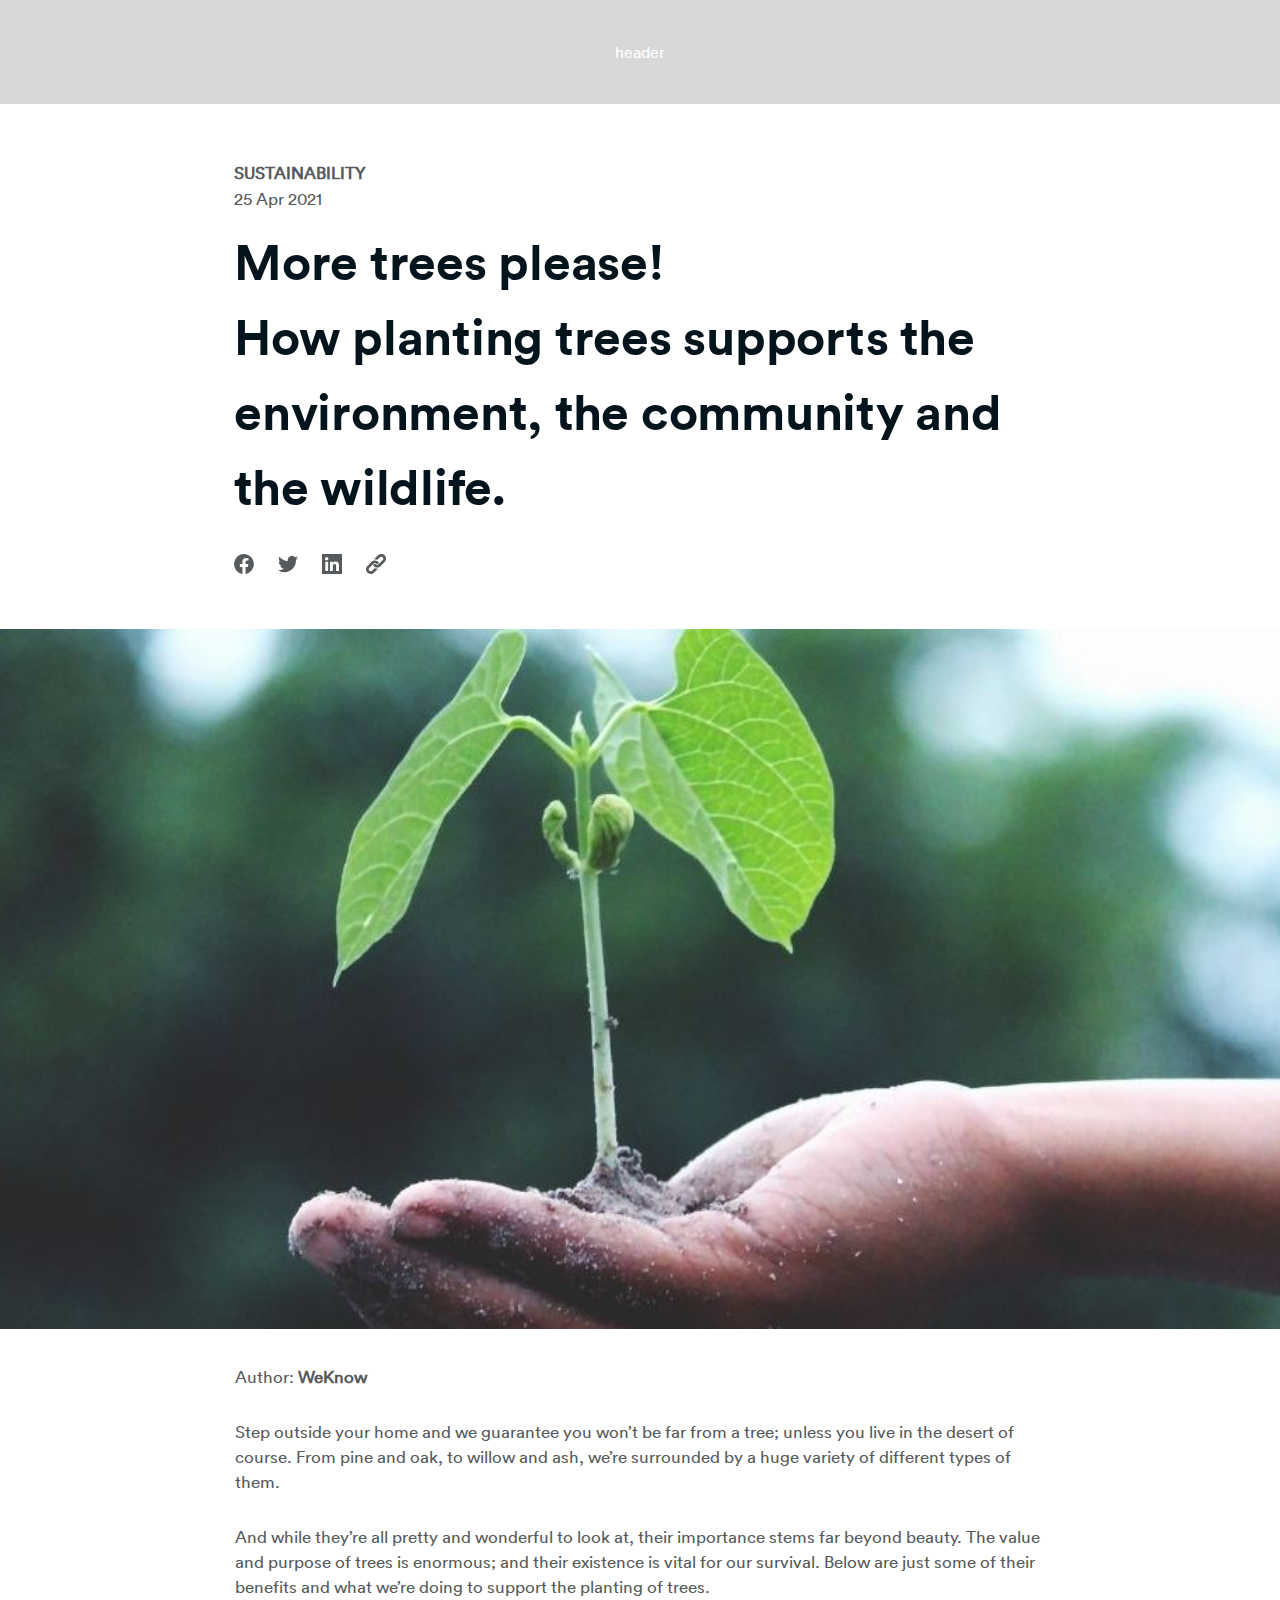
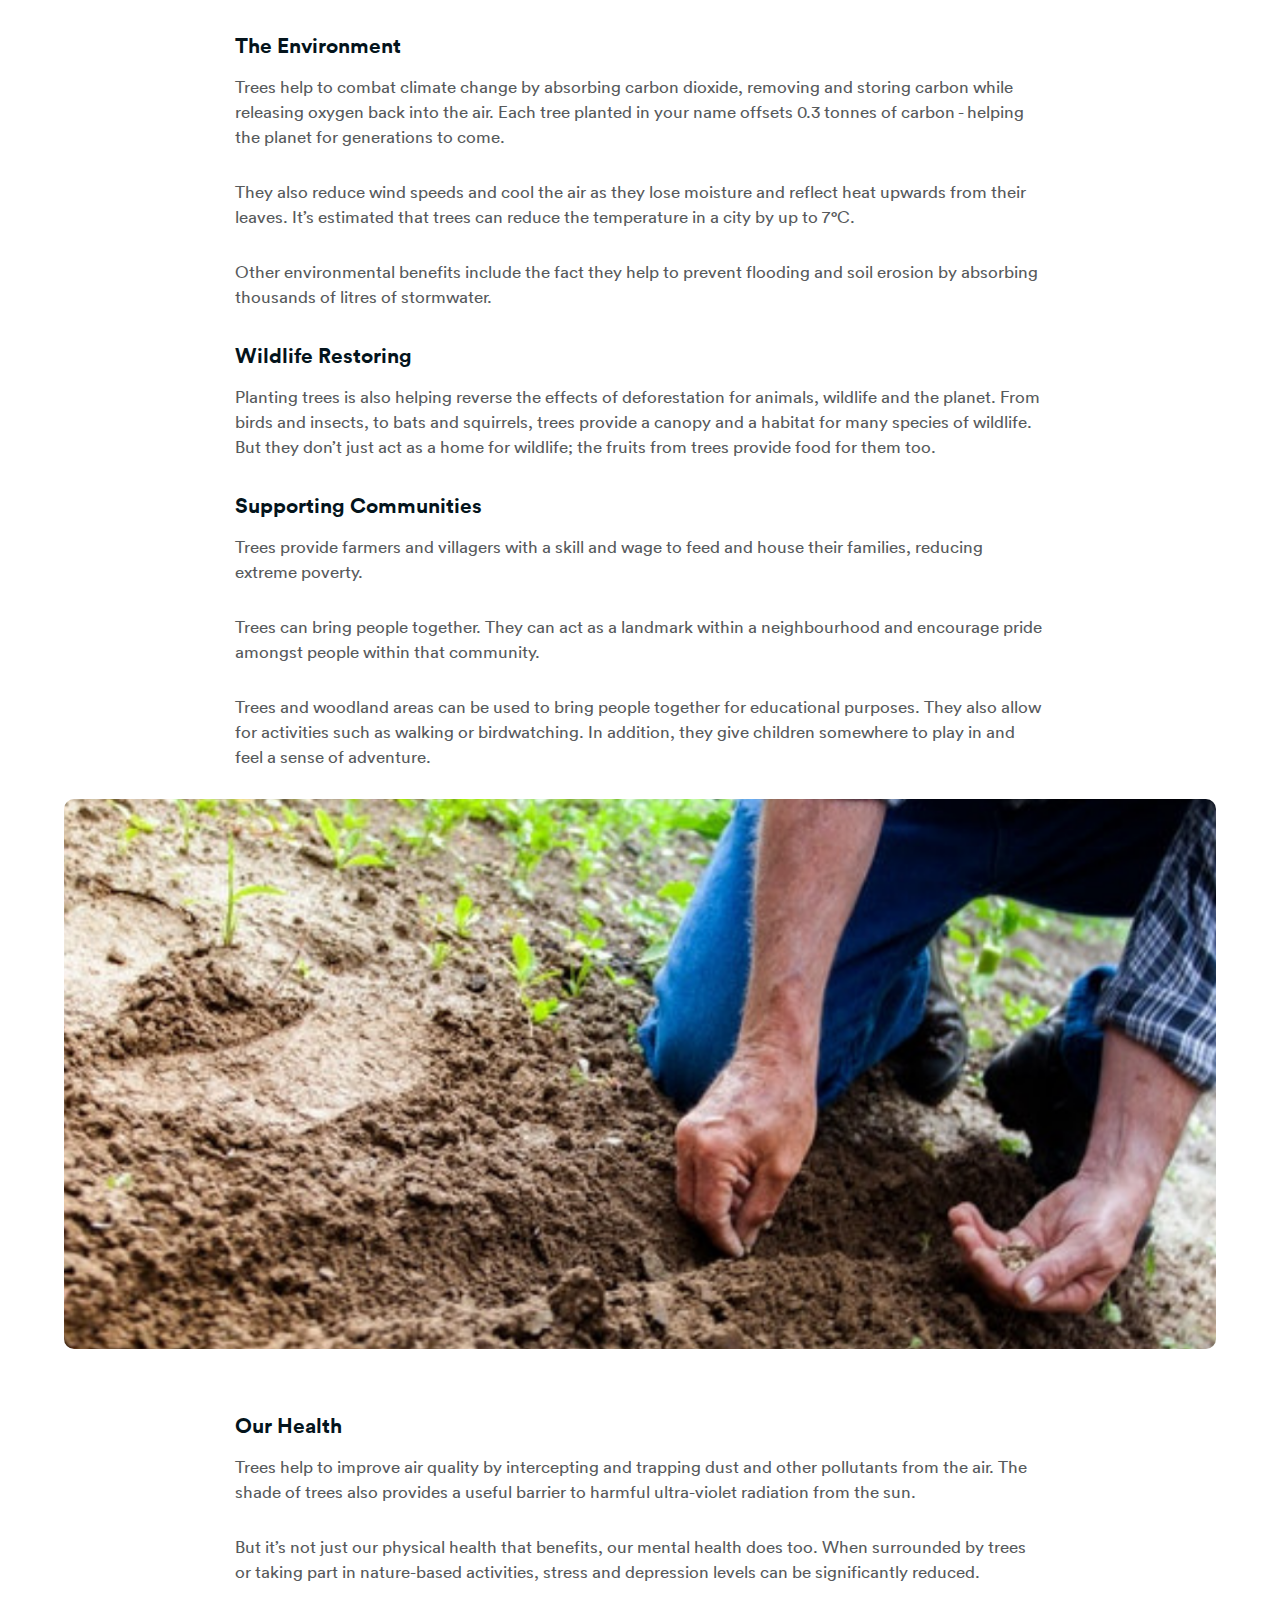
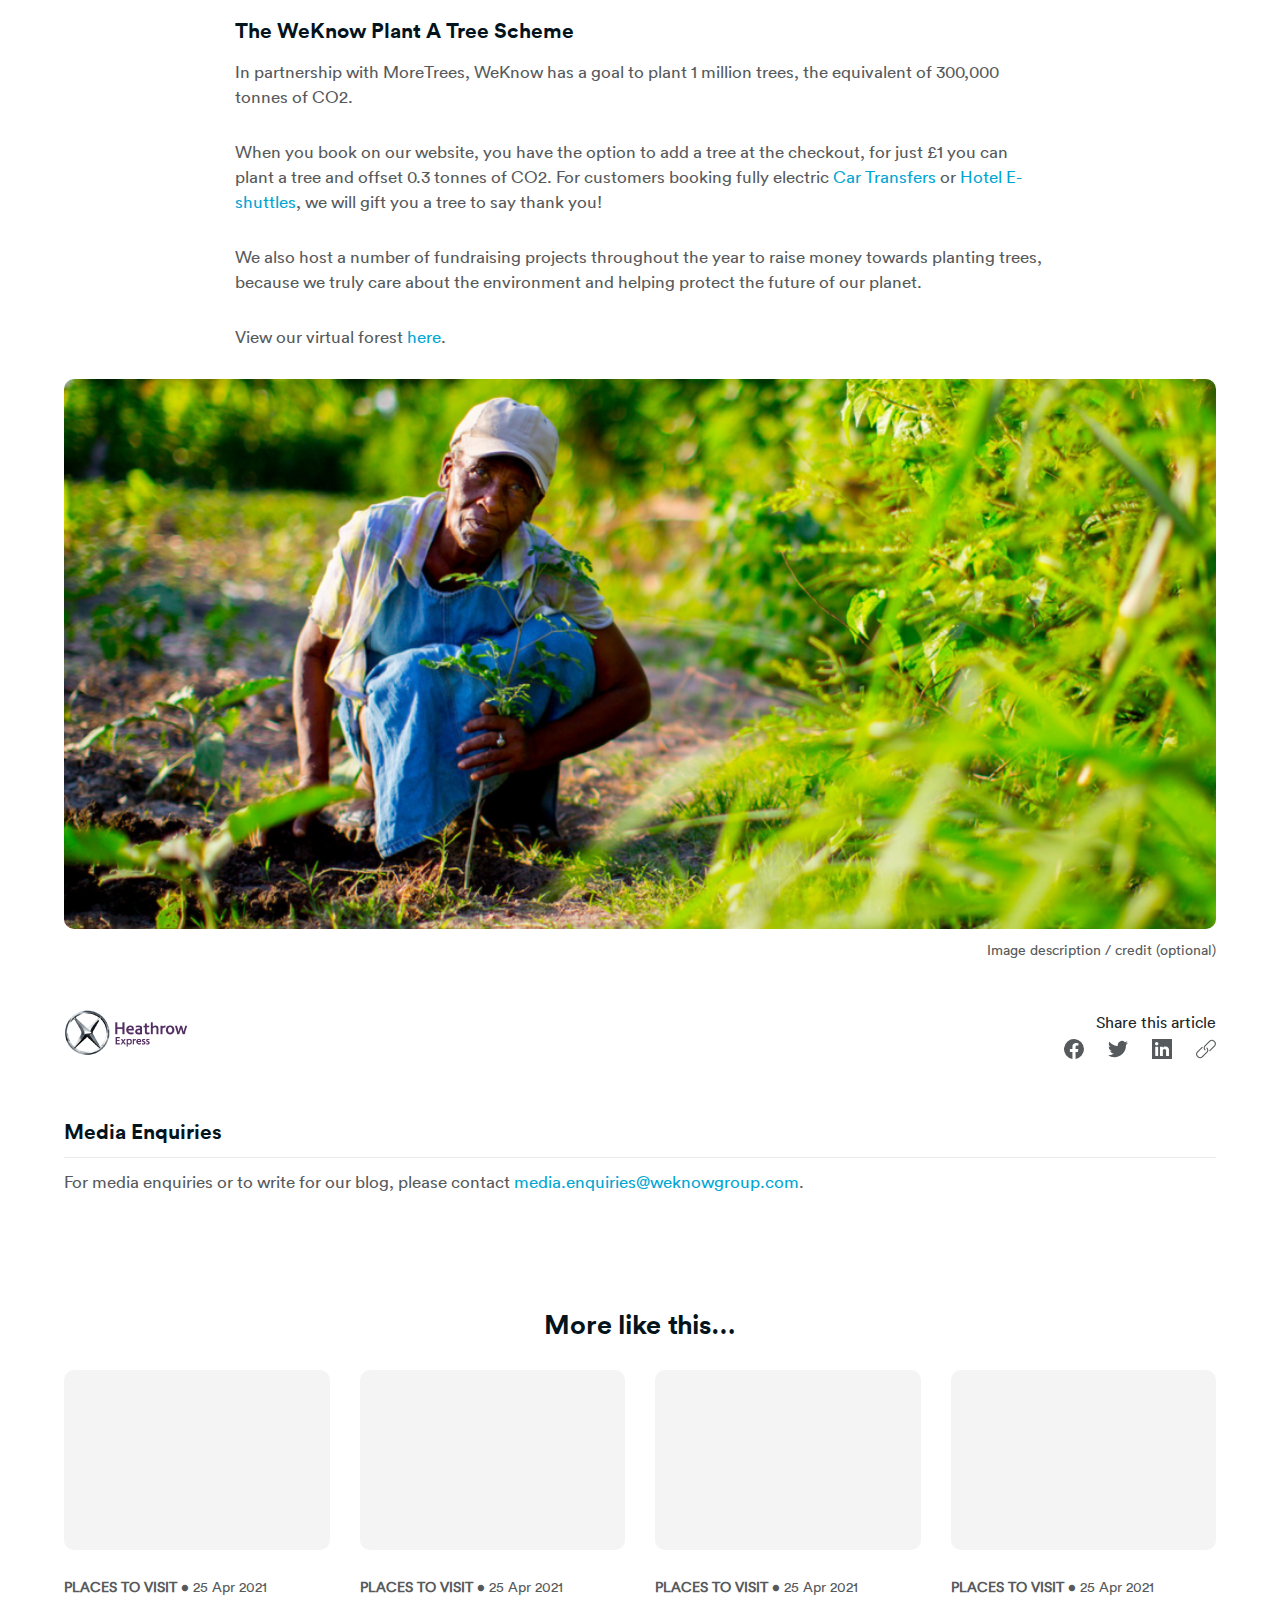
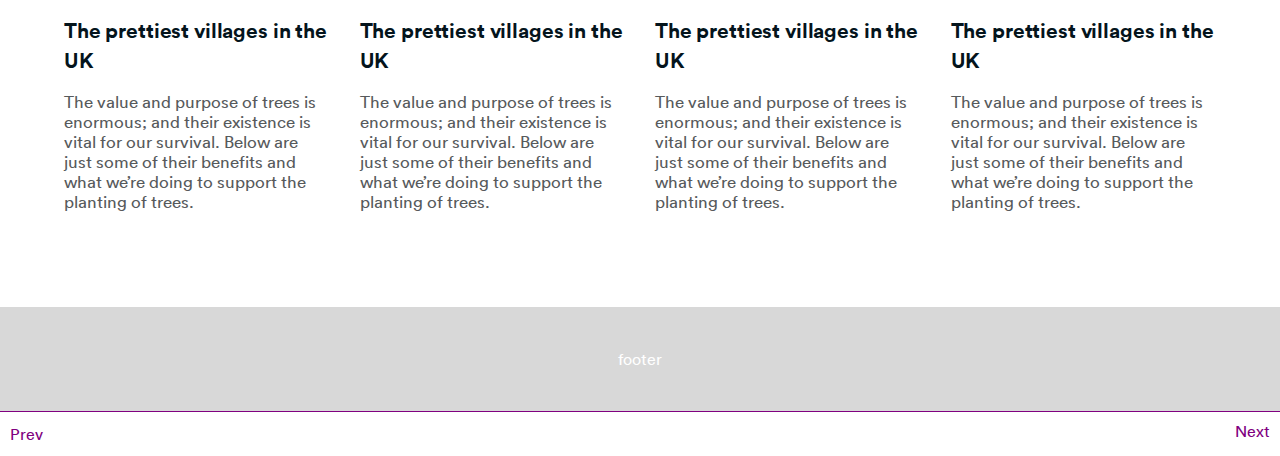
<file: blog-page-inner.html>
<!DOCTYPE html>
<html>
<head>
    <meta charset="UTF-8" />
	<meta name="viewport" content="width=device-width, initial-scale=1.0" />
	<link rel="stylesheet" href="style/style.css" />
	<link rel="stylesheet" href="https://stackpath.bootstrapcdn.com/bootstrap/4.3.1/css/bootstrap.min.css" integrity="sha384-ggOyR0iXCbMQv3Xipma34MD+dH/1fQ784/j6cY/iJTQUOhcWr7x9JvoRxT2MZw1T" crossorigin="anonymous">
    <div class="header">header</div>
</head>
<body>

<div class="inner-blog">
    <div class="title">
        <span><strong>SUSTAINABILITY</strong> </span>
        <span>25 Apr 2021</span>

        <h1>More trees please!<br>How planting trees supports the environment, the community and the wildlife.</h1>
        <div class="media-logos">
            <a href="">
                <svg fill="#575A5C" xmlns="http://www.w3.org/2000/svg" width="15.902" height="15.805" viewBox="0 0 15.902 15.805">
                    <path id="Icon_simple-facebook" data-name="Icon simple-facebook" d="M15.9,7.951a7.951,7.951,0,1,0-9.193,7.854V10.249H4.69v-2.3H6.709V6.2a2.806,2.806,0,0,1,3-3.093,12.228,12.228,0,0,1,1.78.155V5.218h-1a1.149,1.149,0,0,0-1.3,1.242V7.951H11.4l-.353,2.3H9.193v5.556A7.953,7.953,0,0,0,15.9,7.951Z" fill="#575a5c"/>
                  </svg>                  
                                </a>
                                <a href="">
                                    <svg xmlns="http://www.w3.org/2000/svg" width="19.447" height="15.805" viewBox="0 0 19.447 15.805">
                                        <path id="Icon_simple-twitter" data-name="Icon simple-twitter" d="M19.408,5.251a8.1,8.1,0,0,1-2.289.628,4.017,4.017,0,0,0,1.753-2.206,8.234,8.234,0,0,1-2.534.959,3.985,3.985,0,0,0-6.9,2.721,4.079,4.079,0,0,0,.1.911A11.29,11.29,0,0,1,1.329,4.11a3.907,3.907,0,0,0-.54,2.005A3.987,3.987,0,0,0,2.562,9.434a3.974,3.974,0,0,1-1.805-.5v.049a3.989,3.989,0,0,0,3.2,3.911,4.023,4.023,0,0,1-1.792.069,4,4,0,0,0,3.73,2.769A8,8,0,0,1,.948,17.439,8.462,8.462,0,0,1,0,17.385a11.34,11.34,0,0,0,6.123,1.79A11.26,11.26,0,0,0,17.466,7.842c0-.169,0-.34-.012-.51a8.05,8.05,0,0,0,1.993-2.064l-.038-.016Z" transform="translate(0 -3.369)" fill="#575a5c"/>
                                    </svg>                  
                                </a>
                                <a href="">
                                    <svg fill="#575A5C" version="1.1" id="Capa_1" xmlns="http://www.w3.org/2000/svg" xmlns:xlink="http://www.w3.org/1999/xlink" x="0px" y="0px"
                                        viewBox="0 0 455.731 455.731" style="enable-background:new 0 0 455.731 455.731;" xml:space="preserve">
                                    <path fill="#575A5C" d="M0,0v455.731h455.731V0H0z M139.94,375.963c0,5.804-4.705,10.509-10.509,10.509H84.71c-5.804,0-10.509-4.705-10.509-10.509
                                        V185.18c0-5.804,4.705-10.509,10.509-10.509h44.721c5.804,0,10.509,4.705,10.509,10.509V375.963z M106.998,145.491
                                        c-20.308,0.411-38.155-16.551-38.151-38.188c0-20.985,17.282-38.105,38.408-38.088c20.873,0.017,38.088,17.257,38.043,38.234
                                        C145.248,129.413,127.02,145.969,106.998,145.491z M386.884,382.153c0,2.41-1.954,4.363-4.364,4.362l-57.152-0.014
                                        c-2.409-0.001-4.362-1.954-4.362-4.363V264.331c0-10.183-4.126-19.407-10.802-26.079c-6.764-6.768-16.149-10.916-26.501-10.799
                                        c-20.279,0.229-36.454,17.068-36.454,37.348v117.323c0,2.41-1.954,4.363-4.364,4.362l-57.011-0.014
                                        c-2.409-0.001-4.361-1.954-4.361-4.362V179.034c0-2.409,1.953-4.363,4.363-4.363h55.795c2.409,0,4.363,1.953,4.363,4.363v23.418
                                        c0.005-0.01,0.225,0.018,0.599,0.075c1.078-1.95,2.252-3.839,3.52-5.658c11.628-16.688,30.96-27.606,52.842-27.606h11.47
                                        c39.996,0,72.42,32.423,72.42,72.42V382.153z"/><g></g><g></g><g></g><g></g><g></g><g></g><g></g><g></g><g></g><g></g><g></g><g></g><g></g><g></g><g></g></svg>
                                </a>
                                <a href="">
                                    <svg version="1.1" id="Layer_1" xmlns="http://www.w3.org/2000/svg" xmlns:xlink="http://www.w3.org/1999/xlink" x="0px" y="0px"
                        viewBox="0 0 512.092 512.092" style="enable-background:new 0 0 512.092 512.092;" xml:space="preserve">
                    <g>
                        <g>
                            <path fill="#575A5C" d="M312.453,199.601c-6.066-6.102-12.792-11.511-20.053-16.128c-19.232-12.315-41.59-18.859-64.427-18.859
                                c-31.697-0.059-62.106,12.535-84.48,34.987L34.949,308.23c-22.336,22.379-34.89,52.7-34.91,84.318
                                c-0.042,65.98,53.41,119.501,119.39,119.543c31.648,0.11,62.029-12.424,84.395-34.816l89.6-89.6
                                c1.628-1.614,2.537-3.816,2.524-6.108c-0.027-4.713-3.87-8.511-8.583-8.484h-3.413c-18.72,0.066-37.273-3.529-54.613-10.581
                                c-3.195-1.315-6.867-0.573-9.301,1.877l-64.427,64.512c-20.006,20.006-52.442,20.006-72.448,0
                                c-20.006-20.006-20.006-52.442,0-72.448l108.971-108.885c19.99-19.965,52.373-19.965,72.363,0
                                c13.472,12.679,34.486,12.679,47.957,0c5.796-5.801,9.31-13.495,9.899-21.675C322.976,216.108,319.371,206.535,312.453,199.601z"
                                />
                        </g>
                    </g>
                    <g>
                        <g>
                            <path fill="#575A5C" d="M477.061,34.993c-46.657-46.657-122.303-46.657-168.96,0l-89.515,89.429c-2.458,2.47-3.167,6.185-1.792,9.387
                                c1.359,3.211,4.535,5.272,8.021,5.205h3.157c18.698-0.034,37.221,3.589,54.528,10.667c3.195,1.315,6.867,0.573,9.301-1.877
                                l64.256-64.171c20.006-20.006,52.442-20.006,72.448,0c20.006,20.006,20.006,52.442,0,72.448l-80.043,79.957l-0.683,0.768
                                l-27.989,27.819c-19.99,19.965-52.373,19.965-72.363,0c-13.472-12.679-34.486-12.679-47.957,0
                                c-5.833,5.845-9.35,13.606-9.899,21.845c-0.624,9.775,2.981,19.348,9.899,26.283c9.877,9.919,21.433,18.008,34.133,23.893
                                c1.792,0.853,3.584,1.536,5.376,2.304c1.792,0.768,3.669,1.365,5.461,2.048c1.792,0.683,3.669,1.28,5.461,1.792l5.035,1.365
                                c3.413,0.853,6.827,1.536,10.325,2.133c4.214,0.626,8.458,1.025,12.715,1.195h5.973h0.512l5.12-0.597
                                c1.877-0.085,3.84-0.512,6.059-0.512h2.901l5.888-0.853l2.731-0.512l4.949-1.024h0.939c20.961-5.265,40.101-16.118,55.381-31.403
                                l108.629-108.629C523.718,157.296,523.718,81.65,477.061,34.993z"/>
                        </g>
                    </g>
                    <g>
                    </svg>
            </a>
        </div>
    </div>

    <img class="hero-image" src="assets/images/blog2.jpg" />

    <div class="content">
        <div class="content-block">
            <p>Author: <strong>WeKnow</strong></p>
            <p>Step outside your home and we guarantee you won’t be far from a tree; unless you live in the desert of course. From pine and oak, to willow and ash, we’re surrounded by a huge variety of different types of them.</p> 
            <p>And while they’re all pretty and wonderful to look at, their importance stems far beyond beauty. The value and purpose of trees is enormous; and their existence is vital for our survival. Below are just some of their benefits and what we’re doing to support the planting of trees.</p>
            
            <h4>The Environment</h4>
            <p>Trees help to combat climate change by absorbing carbon dioxide, removing and storing carbon while releasing oxygen back into the air. Each tree planted in your name offsets 0.3 tonnes of carbon - helping the planet for generations to come.</p>
            <p>They also reduce wind speeds and cool the air as they lose moisture and reflect heat upwards from their leaves. It’s estimated that trees can reduce the temperature in a city by up to 7°C.</p>
            <p>Other environmental benefits include the fact they help to prevent flooding and soil erosion by absorbing thousands of litres of stormwater.</p>
            
            <h4>Wildlife Restoring</h4>
            <p>Planting trees is also helping reverse the effects of deforestation for animals, wildlife and the planet. From birds and insects, to bats and squirrels, trees provide a canopy and a habitat for many species of wildlife. But they don’t just act as a home for wildlife; the fruits from trees provide food for them too.</p>

            <h4>Supporting Communities</h4>
            <p>Trees provide farmers and villagers with a skill and wage to feed and house their families, reducing extreme poverty.</p>
            <p>Trees can bring people together. They can act as a landmark within a neighbourhood and encourage pride amongst people within that community. </p>
            <p>Trees and woodland areas can be used to bring people together for educational purposes. They also allow for activities such as walking or birdwatching. In addition, they give children somewhere to play in and feel a sense of adventure.</p>

            <img src="assets/images/inner-blog.png" />

            <h4>Our Health</h4>
            <p>Trees help to improve air quality by intercepting and trapping dust and other pollutants from the air. The shade of trees also provides a useful barrier to harmful ultra-violet radiation from the sun.</p>
            <p>But it’s not just our physical health that benefits, our mental health does too. When surrounded by trees or taking part in nature-based activities, stress and depression levels can be significantly reduced.</p>

            <h4>The WeKnow Plant A Tree Scheme</h4>
            <p>In partnership with MoreTrees, WeKnow has a goal to plant 1 million trees, the equivalent of 300,000 tonnes of CO2. </p>
            <p>When you book on our website, you have the option to add a tree at the checkout, for just £1 you can plant a tree and offset 0.3 tonnes of CO2. For customers booking fully electric <a>Car Transfers</a> or <a>Hotel E-shuttles</a>, we will gift you a tree to say thank you! </p>
            <p>We also host a number of fundraising projects throughout the year to raise money towards planting trees, because we truly care about the environment and helping protect the future of our planet. </p>
            <p>View our virtual forest <a>here</a>.</p>

            <img src="assets/images/inner-blog2.png" />
            <span class="caption">Image description / credit (optional)</span>

            <div class="box-share">
                <div class="row">
                    <div class="col-6">
                        <img src="assets/images/HEX.png" />
                    </div>
                    <div class="col-6 right-col">
                        <span>Share this article</span>
                        <div class="media-logos">
                            <a href="">
                                <svg xmlns="http://www.w3.org/2000/svg" width="15.902" height="15.805" viewBox="0 0 15.902 15.805">
                                    <path id="Icon_simple-facebook" data-name="Icon simple-facebook" d="M15.9,7.951a7.951,7.951,0,1,0-9.193,7.854V10.249H4.69v-2.3H6.709V6.2a2.806,2.806,0,0,1,3-3.093,12.228,12.228,0,0,1,1.78.155V5.218h-1a1.149,1.149,0,0,0-1.3,1.242V7.951H11.4l-.353,2.3H9.193v5.556A7.953,7.953,0,0,0,15.9,7.951Z" fill="#575a5c"/>
                                </svg>                  
                            </a>
                            <a href="">
                                <svg xmlns="http://www.w3.org/2000/svg" width="19.447" height="15.805" viewBox="0 0 19.447 15.805">
                                    <path id="Icon_simple-twitter" data-name="Icon simple-twitter" d="M19.408,5.251a8.1,8.1,0,0,1-2.289.628,4.017,4.017,0,0,0,1.753-2.206,8.234,8.234,0,0,1-2.534.959,3.985,3.985,0,0,0-6.9,2.721,4.079,4.079,0,0,0,.1.911A11.29,11.29,0,0,1,1.329,4.11a3.907,3.907,0,0,0-.54,2.005A3.987,3.987,0,0,0,2.562,9.434a3.974,3.974,0,0,1-1.805-.5v.049a3.989,3.989,0,0,0,3.2,3.911,4.023,4.023,0,0,1-1.792.069,4,4,0,0,0,3.73,2.769A8,8,0,0,1,.948,17.439,8.462,8.462,0,0,1,0,17.385a11.34,11.34,0,0,0,6.123,1.79A11.26,11.26,0,0,0,17.466,7.842c0-.169,0-.34-.012-.51a8.05,8.05,0,0,0,1.993-2.064l-.038-.016Z" transform="translate(0 -3.369)" fill="#575a5c"/>
                                </svg>                  
                            </a>
                            <a href="">
                                <svg fill="#575A5C" version="1.1" id="Capa_1" xmlns="http://www.w3.org/2000/svg" xmlns:xlink="http://www.w3.org/1999/xlink" x="0px" y="0px"
                                    viewBox="0 0 455.731 455.731" style="enable-background:new 0 0 455.731 455.731;" xml:space="preserve">
                                <path d="M0,0v455.731h455.731V0H0z M139.94,375.963c0,5.804-4.705,10.509-10.509,10.509H84.71c-5.804,0-10.509-4.705-10.509-10.509
                                    V185.18c0-5.804,4.705-10.509,10.509-10.509h44.721c5.804,0,10.509,4.705,10.509,10.509V375.963z M106.998,145.491
                                    c-20.308,0.411-38.155-16.551-38.151-38.188c0-20.985,17.282-38.105,38.408-38.088c20.873,0.017,38.088,17.257,38.043,38.234
                                    C145.248,129.413,127.02,145.969,106.998,145.491z M386.884,382.153c0,2.41-1.954,4.363-4.364,4.362l-57.152-0.014
                                    c-2.409-0.001-4.362-1.954-4.362-4.363V264.331c0-10.183-4.126-19.407-10.802-26.079c-6.764-6.768-16.149-10.916-26.501-10.799
                                    c-20.279,0.229-36.454,17.068-36.454,37.348v117.323c0,2.41-1.954,4.363-4.364,4.362l-57.011-0.014
                                    c-2.409-0.001-4.361-1.954-4.361-4.362V179.034c0-2.409,1.953-4.363,4.363-4.363h55.795c2.409,0,4.363,1.953,4.363,4.363v23.418
                                    c0.005-0.01,0.225,0.018,0.599,0.075c1.078-1.95,2.252-3.839,3.52-5.658c11.628-16.688,30.96-27.606,52.842-27.606h11.47
                                    c39.996,0,72.42,32.423,72.42,72.42V382.153z"/><g></g><g></g><g></g><g></g><g></g><g></g><g></g><g></g><g></g><g></g><g></g><g></g><g></g><g></g><g></g></svg>
                            </a>
                            <a href="">
                                <svg fill="#575A5C" version="1.1" id="Capa_1" xmlns="http://www.w3.org/2000/svg" xmlns:xlink="http://www.w3.org/1999/xlink" x="0px" y="0px"
                                    viewBox="0 0 482.8 482.8" style="enable-background:new 0 0 482.8 482.8;" xml:space="preserve">
                                <g>
                                    <g>
                                        <path d="M255.2,209.3c-5.3,5.3-5.3,13.8,0,19.1c21.9,21.9,21.9,57.5,0,79.4l-115,115c-21.9,21.9-57.5,21.9-79.4,0l-17.3-17.3
                                            c-21.9-21.9-21.9-57.5,0-79.4l115-115c5.3-5.3,5.3-13.8,0-19.1s-13.8-5.3-19.1,0l-115,115C8.7,322.7,0,343.6,0,365.8
                                            c0,22.2,8.6,43.1,24.4,58.8l17.3,17.3c16.2,16.2,37.5,24.3,58.8,24.3s42.6-8.1,58.8-24.3l115-115c32.4-32.4,32.4-85.2,0-117.6
                                            C269.1,204,260.5,204,255.2,209.3z"/>
                                        <path d="M458.5,58.2l-17.3-17.3c-32.4-32.4-85.2-32.4-117.6,0l-115,115c-32.4,32.4-32.4,85.2,0,117.6c5.3,5.3,13.8,5.3,19.1,0
                                            s5.3-13.8,0-19.1c-21.9-21.9-21.9-57.5,0-79.4l115-115c21.9-21.9,57.5-21.9,79.4,0l17.3,17.3c21.9,21.9,21.9,57.5,0,79.4l-115,115
                                            c-5.3,5.3-5.3,13.8,0,19.1c2.6,2.6,6.1,4,9.5,4s6.9-1.3,9.5-4l115-115c15.7-15.7,24.4-36.6,24.4-58.8
                                            C482.8,94.8,474.2,73.9,458.5,58.2z"/>
                                    </g>
                                </g>
                                </svg>
                            </a>
                        </div>
                    </div>
                </div>
            </div>

            <div class="enqueries">
                <h4>Media Enquiries</h4>
                <div class="grey-line"></div>
                <p>For media enquiries or to write for our blog, please contact <a href="mailto:media.enquiries@weknowgroup.com">media.enquiries@weknowgroup.com</a>.</p>
            </div>
        </div>
    </div>

    <div class="more-post">
        <div class="content-block">
            <center><h2>More like this…</h2></center>
            <div class="row">
                <div class="col-lg-3 col-md-3 col-sm-12">
                    <div class="box-more-blog">
                       <div class="grey-box-img"></div>
                        <span><strong>PLACES TO VISIT • </strong>25 Apr 2021</span>
                        <h2>The prettiest villages in the UK</h2>
                        <p>The value and purpose of trees is enormous; and their existence is vital for our survival. Below are just some of their benefits and what we’re doing to support the planting of trees.</p>
                    </div>
                </div>
                <div class="col-lg-3 col-md-3 col-sm-12">
                    <div class="box-more-blog">
                        <div class="grey-box-img"></div>
                        <span><strong>PLACES TO VISIT • </strong>25 Apr 2021</span>
                        <h2>The prettiest villages in the UK</h2>
                        <p>The value and purpose of trees is enormous; and their existence is vital for our survival. Below are just some of their benefits and what we’re doing to support the planting of trees.</p>
                    </div>
                </div>
                <div class="col-lg-3 col-md-3 col-sm-12">
                    <div class="box-more-blog">
                        <div class="grey-box-img"></div>
                        <span><strong>PLACES TO VISIT • </strong>25 Apr 2021</span>
                        <h2>The prettiest villages in the UK</h2>
                        <p>The value and purpose of trees is enormous; and their existence is vital for our survival. Below are just some of their benefits and what we’re doing to support the planting of trees.</p>
                    </div>
                </div>
                <div class="col-lg-3 col-md-3 col-sm-12">
                    <div class="box-more-blog">
                        <div class="grey-box-img"></div>
                        <span><strong>PLACES TO VISIT • </strong>25 Apr 2021</span>
                        <h2>The prettiest villages in the UK</h2>
                        <p>The value and purpose of trees is enormous; and their existence is vital for our survival. Below are just some of their benefits and what we’re doing to support the planting of trees.</p>
                    </div>
                </div>
            </div>
        </div>
    </div>

</div>

</body>
<div class="footer">footer</div>

<div class="navigation">
	<a class="next" href="car-transfer-pop-up.html">Next</a>
	<a class="prev" href="blog-page.html">Prev</a>
</div>
</html>
</file>
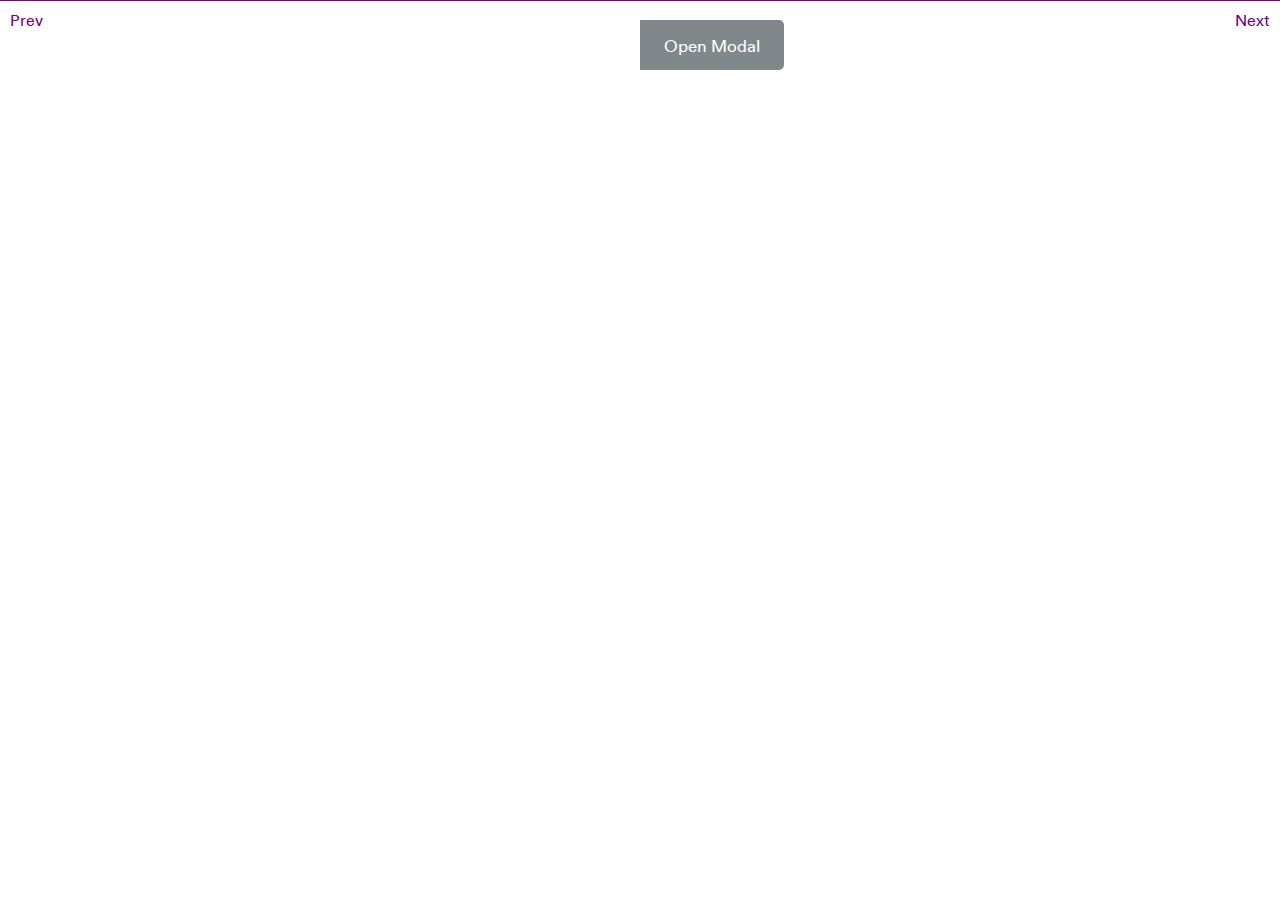
<file: car-transfer-pop-up.html>
<!DOCTYPE html>
<html>
<head>
	<meta charset="UTF-8" />
    <meta name="viewport" content="width=device-width, initial-scale=1.0" />
	<link rel="stylesheet" href="style/style.css" />
	<link rel="stylesheet" href="https://maxcdn.bootstrapcdn.com/bootstrap/3.4.1/css/bootstrap.min.css">
    <script src="https://ajax.googleapis.com/ajax/libs/jquery/3.5.1/jquery.min.js"></script>
    <script src="https://maxcdn.bootstrapcdn.com/bootstrap/3.4.1/js/bootstrap.min.js"></script>
</head>
<body>
    <center><button type="button" class="btn btn-info btn-lg" data-toggle="modal" data-target="#myModal">Open Modal</button></center>

    <div class="modal fade" id="myModal" role="dialog">
        <div class="modal-dialog car-trans-modal">
        
          <!-- Modal content-->
          <div class="modal-content modal-custom">

            <button type="button" class="close-modal" data-dismiss="modal">
                <svg width="17" height="17" version="1.1" id="Layer_1" xmlns="http://www.w3.org/2000/svg" xmlns:xlink="http://www.w3.org/1999/xlink" x="0px" y="0px"
                        viewBox="0 0 371.23 371.23" style="enable-background:new 0 0 371.23 371.23;" xml:space="preserve">
                    <polygon points="371.23,21.213 350.018,0 185.615,164.402 21.213,0 0,21.213 164.402,185.615 0,350.018 21.213,371.23 
                        185.615,206.828 350.018,371.23 371.23,350.018 206.828,185.615 "/>
                    <g>
                    </g>
                    </svg>
            </button> 
              <!-- MAIN SECTION -->
                    <section class="transfer-main content-block">

                        <div class="transfer-map">
                        <div class="transfer-map__map">
                            <img class="img-fluid" src="assets/images/london-map.png" alt="map" />
                        </div>
                        <div id="modal-map" class="transfer-map__highlights">
                            <h3 class="blue-line">Highlights</h3>
                            <div class="highlights-container">
                            <div class="highlights-item">
                                <!-- prettier-ignore -->
                                <svg xmlns="http://www.w3.org/2000/svg" width="40" height="40" viewBox="0 0 40 40"><defs><style>.a{fill:#00a6d3;}.b{fill:#fff;}</style></defs><path class="a" d="M20,0A20,20,0,1,1,0,20,20,20,0,0,1,20,0Z"/><g transform="translate(-3463.931 -1784.478)"><g transform="translate(3476.931 1794.478)"><path class="b" d="M3491.681,1804.311q0,3.957,0,7.913a1.826,1.826,0,0,1-1.874,1.913q-5.492.015-10.984,0a1.83,1.83,0,0,1-1.891-1.93q0-7.9,0-15.793a1.831,1.831,0,0,1,1.891-1.931q5.492-.012,10.983,0a1.826,1.826,0,0,1,1.875,1.913Q3491.681,1800.355,3491.681,1804.311Zm-7.37,6.135c1.069,0,2.137,0,3.206,0a2.269,2.269,0,0,0,.539-.064.713.713,0,0,0,.542-.7c.007-.261.01-.523,0-.784a2.421,2.421,0,0,0-2.973-2.042,3.827,3.827,0,0,1-2.476.041,2.293,2.293,0,0,0-1.137-.059,2.408,2.408,0,0,0-1.963,3.019c.06.209.319.39.527.517a1.092,1.092,0,0,0,.532.071C3482.173,1810.449,3483.242,1810.446,3484.311,1810.446Zm2.446-7.36a2.45,2.45,0,1,0-2.453,2.444A2.457,2.457,0,0,0,3486.756,1803.086Zm-2.453-7.365c-.591,0-1.182-.009-1.773,0a.607.607,0,1,0-.011,1.208c1.193.01,2.387.013,3.581-.007a.685.685,0,0,0,.5-.228.829.829,0,0,0,.1-.59c-.066-.291-.335-.382-.615-.385C3485.486,1795.718,3484.895,1795.721,3484.3,1795.721Z" transform="translate(-3476.931 -1794.478)"/></g></g></svg>
                                <p>TfL licenced transfers</p>
                            </div>
                            <div class="highlights-item">
                                <!-- prettier-ignore -->
                                <svg id="Car_Transfer_USP_Waiting_Time_Icon_Blue" data-name="Car Transfer | USP | Waiting Time Icon | Blue" xmlns="http://www.w3.org/2000/svg" width="40" height="40" viewBox="0 0 40 40">
                                <circle id="Ellipse_15" data-name="Ellipse 15" cx="20" cy="20" r="20" fill="#00a6d3"/>
                                <g id="Group_154" data-name="Group 154" transform="translate(10.044 10)">
                                    <path id="Path_91" data-name="Path 91" d="M25.489,38.8a10,10,0,1,1,10.058-9.963A9.955,9.955,0,0,1,25.489,38.8ZM24.053,26.549c0,1.062,0,2.124,0,3.185a.764.764,0,0,0,.291.689q1.68,1.217,3.359,2.434a.571.571,0,0,0,.906-.149c.317-.435.637-.866.946-1.307s.269-.608-.151-.917c-.668-.492-1.331-.991-2.015-1.461a.811.811,0,0,1-.4-.758C27,26.634,27,25,26.994,23.372c0-.52-.165-.7-.681-.721s-1.016-.015-1.523,0c-.571.014-.734.189-.735.762C24.05,24.457,24.053,25.5,24.053,26.549Z" transform="translate(-15.501 -18.808)" fill="#fff"/>
                                </g>
                                </svg>
                
                                <p>15 min free waiting time</p>
                            </div>
                            <div class="highlights-item">
                                <!-- prettier-ignore -->
                                <svg xmlns="http://www.w3.org/2000/svg" width="40" height="40" viewBox="0 0 40 40"><defs><style>.a{fill:#00a6d3;}.b{fill:#fff;stroke:#00a6d3;}</style></defs><circle class="a" cx="20" cy="20" r="20"/><g transform="translate(1.265 2.852)"><path class="b" d="M13.137,13.137A3.569,3.569,0,1,0,9.569,9.569,3.568,3.568,0,0,0,13.137,13.137Zm0,1.784c-2.382,0-7.137,1.2-7.137,3.569v1.784H20.275V18.491C20.275,16.117,15.52,14.922,13.137,14.922Z" transform="translate(14.996 2.508)"/><path class="b" d="M13.137,13.137A3.569,3.569,0,1,0,9.569,9.569,3.568,3.568,0,0,0,13.137,13.137Zm0,1.784c-2.382,0-7.137,1.2-7.137,3.569v1.784H20.275V18.491C20.275,16.117,15.52,14.922,13.137,14.922Z" transform="translate(-3.801 2.726)"/><path class="b" d="M17.145,17.145a5.572,5.572,0,1,0-5.572-5.572A5.571,5.571,0,0,0,17.145,17.145Zm0,2.786C13.425,19.931,6,21.8,6,25.5v2.786H28.289V25.5C28.289,21.8,20.864,19.931,17.145,19.931Z" transform="translate(1.591 0.003)"/></g></svg>
                                <p>Up to 3 passengers</p>
                            </div>
                            <div class="highlights-item">
                                <!-- prettier-ignore -->
                                <svg id="Car_Transfer_USP_Meet_Greet_Icon_Blue" data-name="Car Transfer | USP | Meet&amp;Greet Icon | Blue" xmlns="http://www.w3.org/2000/svg" width="40" height="40" viewBox="0 0 40 40">
                                <circle id="Ellipse_14" data-name="Ellipse 14" cx="20" cy="20" r="20" fill="#00a6d3"/>
                                <g id="Group_2056" data-name="Group 2056" transform="translate(7 12)">
                                    <path id="Path_705" data-name="Path 705" d="M2515.647,1548.873c-.2.977-.663,1.359-1.551,1.361-.78,0-1.559,0-2.369,0v-10.382h.375c1.358,0,2.716.008,4.073-.01a.853.853,0,0,0,.523-.218c.568-.535,1.114-1.094,1.663-1.649a2.283,2.283,0,0,1,1.677-.712q4.6-.005,9.191,0a2.286,2.286,0,0,1,1.674.719c.5.5,1.015.99,1.5,1.508a1.057,1.057,0,0,0,.873.37c1.321-.025,2.643-.01,3.965-.01h.41v10.354c-.928,0-1.84.04-2.746-.013-.658-.039-1.005-.466-1.17-1.249-.7,0-1.408,0-2.115.006a.315.315,0,0,0-.214.129c-.371.54-.708,1.1-1.1,1.625a4.767,4.767,0,0,1-.924.943,2.18,2.18,0,0,1-1.826.3.473.473,0,0,0-.364.1,2.527,2.527,0,0,1-3.326.31.475.475,0,0,0-.4-.011,3.6,3.6,0,0,1-4.328-.54c-.988-.894-1.975-1.791-2.972-2.675A2.4,2.4,0,0,0,2515.647,1548.873Zm7.9.63c.461.393.888.761,1.319,1.125s.666.337,1.024-.1l1.1-1.328c.31.25.585.462.849.688a.4.4,0,0,0,.669-.062c.257-.332.527-.654.791-.981.333-.411.328-.489-.074-.815q-1.677-1.363-3.356-2.722l-.829-.671c-.142.129-.263.241-.386.352a2.94,2.94,0,0,1-4.832-2.41,2.954,2.954,0,0,1,1.007-2.005c.476-.43.944-.867,1.481-1.36-.716,0-1.337.012-1.958,0a.951.951,0,0,0-.765.31c-.678.7-1.366,1.385-2.068,2.057a.9.9,0,0,1-.524.22c-.45.031-.9.01-1.356.01v5.177a3.831,3.831,0,0,0,.533,0,1.127,1.127,0,0,1,.986.376c1.109,1.029,2.238,2.036,3.361,3.05a1.611,1.611,0,0,0,2.437-.18Zm10.206-7.692c-.517,0-1,.022-1.475-.011a.954.954,0,0,1-.554-.234c-.721-.688-1.412-1.408-2.131-2.1a.869.869,0,0,0-.528-.238c-1.057-.02-2.116-.037-3.171.011a1.877,1.877,0,0,0-1.059.363c-.947.794-1.846,1.647-2.747,2.495a.886.886,0,0,0-.208,1.116.983.983,0,0,0,1.567.215c.62-.55,1.243-1.1,1.831-1.682.864-.858,1.149-.536,1.737.145a.631.631,0,0,1-.033.96c-.145.152-.3.289-.476.451,1.148.931,2.267,1.838,3.384,2.746a4.514,4.514,0,0,0,1.15.9,4.816,4.816,0,0,0,1.5.039h1.21Zm-20.1,5.833a.641.641,0,0,0-.646.634.642.642,0,0,0,1.283.01A.641.641,0,0,0,2513.655,1547.645Zm21.42.647a.642.642,0,0,0,1.283-.016.642.642,0,0,0-1.283.016Z" transform="translate(-2511.727 -1537.262)" fill="#fff"/>
                                </g>
                                </svg>
                                <p>Free meet and greet</p>
                            </div>
                            <div class="highlights-item">
                                <!-- prettier-ignore -->
                                <svg id="Car_Transfer_USP_Customer_Service_Icon_Blue" data-name="Car Transfer | USP | Customer Service Icon | Blue" xmlns="http://www.w3.org/2000/svg" width="40" height="40" viewBox="0 0 40 40">
                                <circle id="Ellipse_16" data-name="Ellipse 16" cx="20" cy="20" r="20" fill="#00a6d3"/>
                                <path id="Path_710" data-name="Path 710" d="M2576.309,2408.264a17.5,17.5,0,0,1,.04-12.51c.3-.831.589-1,1.459-.875,1.2.174,2.391.347,3.586.526.76.114,1,.381,1.026,1.144q.077,2.2.142,4.39a1.012,1.012,0,0,1-.82,1.14c-.8.253-1.591.525-2.393.77-.272.083-.334.224-.306.492a14.522,14.522,0,0,0,3.622,8.268.384.384,0,0,0,.571.105c.709-.415,1.434-.8,2.147-1.212a1.037,1.037,0,0,1,1.471.18q1.55,1.522,3.094,3.05a.987.987,0,0,1,.141,1.531q-1.046,1.539-2.1,3.071a1.025,1.025,0,0,1-1.487.435C2582.163,2417.027,2578.647,2413.6,2576.309,2408.264Z" transform="translate(-2563.176 -2386.841)" fill="#fff"/>
                                </svg>
                                <p>24/7 customer service</p>
                            </div>
                            <div class="highlights-item">
                                <!-- prettier-ignore -->
                                <svg id="Car_Transfer_USP_Flight_Tracking_Icon_Blue" data-name="Car Transfer | USP | Flight Tracking Icon | Blue" xmlns="http://www.w3.org/2000/svg" width="40" height="40" viewBox="0 0 40 40">
                                <circle id="Ellipse_18" data-name="Ellipse 18" cx="20" cy="20" r="20" fill="#00a6d3"/>
                                <g id="E8R1J8.tif" transform="translate(-2.406 -11.961)">
                                    <g id="Group_164" data-name="Group 164" transform="translate(12.406 22.961)">
                                    <path id="Path_97" data-name="Path 97" d="M26.681,33.818c-.634,0-1.269.007-1.9,0a.427.427,0,0,0-.442.252q-.513.983-1.046,1.955c-.118.216-.049.263.173.272.52.021.611.127.613.645,0,.317,0,.634,0,.951,0,.486-.128.616-.6.619-.37,0-.741.02-1.109-.006a.542.542,0,0,0-.613.36c-.238.515-.533,1-.787,1.51a.594.594,0,0,1-.6.359c-.528-.008-1.057,0-1.586,0-.6,0-.74-.153-.642-.738.129-.766.271-1.529.409-2.293.22-1.217.438-2.435.666-3.65.038-.205,0-.294-.225-.3a17.357,17.357,0,0,1-2.635-.229c-.22-.036-.3.119-.387.27q-.514.869-1.034,1.735a1.9,1.9,0,0,1-.222.327,3.017,3.017,0,0,1-2.063.042.467.467,0,0,1-.119-.472c.174-.811.329-1.625.5-2.437a.453.453,0,0,0-.2-.534c-.563-.4-.561-.815.009-1.22a.45.45,0,0,0,.191-.538c-.171-.811-.331-1.625-.5-2.437a.418.418,0,0,1,.381-.569,6.179,6.179,0,0,1,1.5,0,.558.558,0,0,1,.424.318c.375.637.766,1.264,1.137,1.9a.424.424,0,0,0,.51.237,16.44,16.44,0,0,1,2.439-.2c.261,0,.337-.062.284-.347-.365-1.953-.711-3.91-1.061-5.866-.109-.609.026-.767.647-.768.529,0,1.057.005,1.586,0a.6.6,0,0,1,.6.368c.266.531.56,1.048.825,1.58a.434.434,0,0,0,.461.281c.435-.018.872-.006,1.308,0a.453.453,0,0,1,.514.51c0,.383,0,.767,0,1.15,0,.4-.139.561-.542.554-.331-.006-.351.089-.2.354.328.588.641,1.185.948,1.784a.571.571,0,0,0,.589.348c1.176-.018,2.353-.031,3.528,0a6.816,6.816,0,0,1,2.449.368,2.748,2.748,0,0,1,1.268.841,1.183,1.183,0,0,1-.244,1.776,4.438,4.438,0,0,1-2.377.88C28.556,33.846,27.618,33.812,26.681,33.818Z" transform="translate(-12.406 -22.961)" fill="#fff"/>
                                    </g>
                                </g>
                                </svg>
                                <p>Fully electric vehicles</p>
                            </div>
                            </div>
                        </div>
                        </div>
                        <div class="transfer-info">
                        <div class="transfer-info__container">
                            
                            <h2>Add a private transfer</h2>
                            <div class="grey-line"></div>
                            <p>
                                Private electric transfer service taking you comfortably to/from the show in our Jaguar I-PACE Vehicles. 
                                <strong>Please note this service is available for a maximum of 3 passengers.</strong>
                            </p>

                            <div class="grey-line"></div>

                            <label style="margin-top: 17px;">Pick up from</label>
                            <form action="#">
                            <div class="form-group">
                                <input style="background-color: #fff;" class="white-input" type="text" placeholder="Start typing a postcode">

                                <div class="more-stop">
                                <label for="pickUp">Next Stop</label>
                                <input
                                    type="text"
                                    class="form-control"
                                    aria-describedby="next stop"
                                />
                                </div>
                
                                <div class="addStop">
                                <!-- prettier-ignore -->
                                <p id="addStop"><span>
                                    <svg xmlns="http://www.w3.org/2000/svg" width="30" height="30" viewBox="0 0 30 30">
                                        <path id="Icon_material-swap-vertical-circle" data-name="Icon material-swap-vertical-circle" d="M18,3A15,15,0,1,0,33,18,15.005,15.005,0,0,0,18,3ZM9.75,13.5,15,8.25l5.25,5.25H16.5v6h-3v-6Zm16.5,9L21,27.75,15.75,22.5H19.5v-6h3v6Z" transform="translate(-3 -3)" fill="#00a6d3"/>
                                      </svg>
                                </span></p>
                                </div>
                            </div>
                            <div class="form-group">
                                <label for="dropOff">Drop off at</label>
                                <input
                                type="text"
                                class="form-control"
                                id="dropOff"
                                aria-describedby="drop-off"
                                />
                            </div>
                            <div class="form-group form-group-multi desktop-fields">
                                <div class="date">
                                <label for="travelDate">Travel date</label>
                                <input type="date" id="travleDate" name="date" />
                                </div>
                                <div class="time">
                                <label>Pick up time</label>
                                <div class="time-container">
                                    <select name="hours" id="hours">
                                    <option value="00">00</option>
                                    <option value="01">01</option>
                                    <option value="02">02</option>
                                    <option value="03">03</option>
                                    <option value="04">04</option>
                                    <option value="05">05</option>
                                    <option value="06">06</option>
                                    <option value="07">07</option>
                                    <option value="08">08</option>
                                    <option value="09">09</option>
                                    <option value="10">10</option>
                                    <option value="11">11</option>
                                    <option value="12">12</option>
                                    <option value="13">13</option>
                                    <option value="14">14</option>
                                    <option value="15">15</option>
                                    <option value="16">16</option>
                                    <option value="17">17</option>
                                    <option value="18">18</option>
                                    <option value="19">19</option>
                                    <option value="20">20</option>
                                    <option value="21">21</option>
                                    <option value="22">22</option>
                                    <option value="23">23</option>
                                    </select>
                                    <select name="hours" id="minute">
                                    <option value="00">00</option>
                                    <option value="10">05</option>
                                    <option value="20">10</option>
                                    <option value="30">15</option>
                                    <option value="40">20</option>
                                    <option value="40">25</option>
                                    <option value="40">30</option>
                                    <option value="40">35</option>
                                    <option value="40">40</option>
                                    <option value="40">45</option>
                                    <option value="40">50</option>
                                    <option value="50">55</option>
                                    </select>
                                </div>
                                </div>
                            </div>
                            <div class="form-group form-group__toggle toogle-responsive">
                                <label class="switch">
                                <input id="roundTrip" type="checkbox" />
                                <span class="slider round"></span>
                                </label>
                                <span class="text">Add a return?</span>
                            </div>
                            <div class="grey-line"></div>

                            <script>
                                $(document).ready(function() {
                                    //set initial state.
                                    
                                    
                                    $('#roundTrip').change(function() {
                                        $( "#return-btns" ).toggle( "slow", function() {
                                            // Animation complete.
                                        });
                                    });
                                });
                            </script>


                            <div id="return-btns" class="form-group form-group-multi form-group-return">
                                <div class="date">
                                <label for="travelDate">Return date</label>
                                <input type="date" id="travleDateReturn" name="date" />
                                </div>
                                <div class="time">
                                <label>Pick up time</label>
                                <div class="time-container">
                                    <select name="hours" id="hoursReturn">
                                    <option value="00">00</option>
                                    <option value="01">01</option>
                                    <option value="02">02</option>
                                    <option value="03">03</option>
                                    <option value="04">04</option>
                                    <option value="05">05</option>
                                    <option value="06">06</option>
                                    <option value="07">07</option>
                                    <option value="08">08</option>
                                    <option value="09">09</option>
                                    <option value="10">10</option>
                                    <option value="11">11</option>
                                    <option value="12">12</option>
                                    <option value="13">13</option>
                                    <option value="14">14</option>
                                    <option value="15">15</option>
                                    <option value="16">16</option>
                                    <option value="17">17</option>
                                    <option value="18">18</option>
                                    <option value="19">19</option>
                                    <option value="20">20</option>
                                    <option value="21">21</option>
                                    <option value="22">22</option>
                                    <option value="23">23</option>
                                    </select>
                                    <select name="hours" id="minuteReturn">
                                    <option value="00">00</option>
                                    <option value="10">10</option>
                                    <option value="20">20</option>
                                    <option value="30">30</option>
                                    <option value="40">40</option>
                                    <option value="50">50</option>
                                    </select>
                                </div>
                                </div>
                            </div>
                            <div class="grey-line"></div>

                            <div class="total-route">
                                <div class="row">
                                    <div class="col-4 col-lg-4 col-md-4 col-sm-4">
                                        <span class="grey-text">DISTANCE</span>
                                        <span class="black-text">00 miles</span>
                                    </div>
                                    <div class="col-4 col-lg-4 col-md-4 col-sm-4">
                                        <span class="grey-text">AVG. JOURNEY TIME</span>
                                        <span class="black-text">0hr 00min</span>
                                    </div>
                                    <div class="col-4 col-lg-4 col-md-4 col-sm-4">
                                        <span class="grey-text">TOTAL PRICE</span>
                                        <span class="black-text">£00.00</span>
                                    </div>
                                </div>

                                <input type="checkbox" id="terms" name="terms">
                                <label for="terms">I understand that this service is only available for a maximum of 3 passengers and 3 suitcases and agree to the terms as described in the ‘More Information’ section</label>
                            </div>

                            <div class="btn-wrapper">
                                <a href="./choose-vehicle.html" class="btn-blue"
                                >Add to Order</a
                                >
                            </div>
                            </form>
                            <a id="view-btn" href="javascript:void(0)">View map and highlights</a>
                        </div>
                        </div>
                    </section>

                   
                    <script>
                        var cont = 0;
                        $( "#view-btn" ).click(function() {
                            if(cont == 0){
                                $( this ).addClass( "cat-on" );
                                cont = 1;
                            }else{
                                $( this ).removeClass( "cat-on" );
                                cont = 0;
                            }
                            $( ".transfer-map" ).toggle();
                        });
                    </script>
          </div>
          
        </div>
      </div>

      <div class="navigation">
        <a class="next" href="search-page.html">Next</a>
        <a class="prev" href="blog-page-inner.html">Prev</a>
    </div>

</body>



</html>
</file>
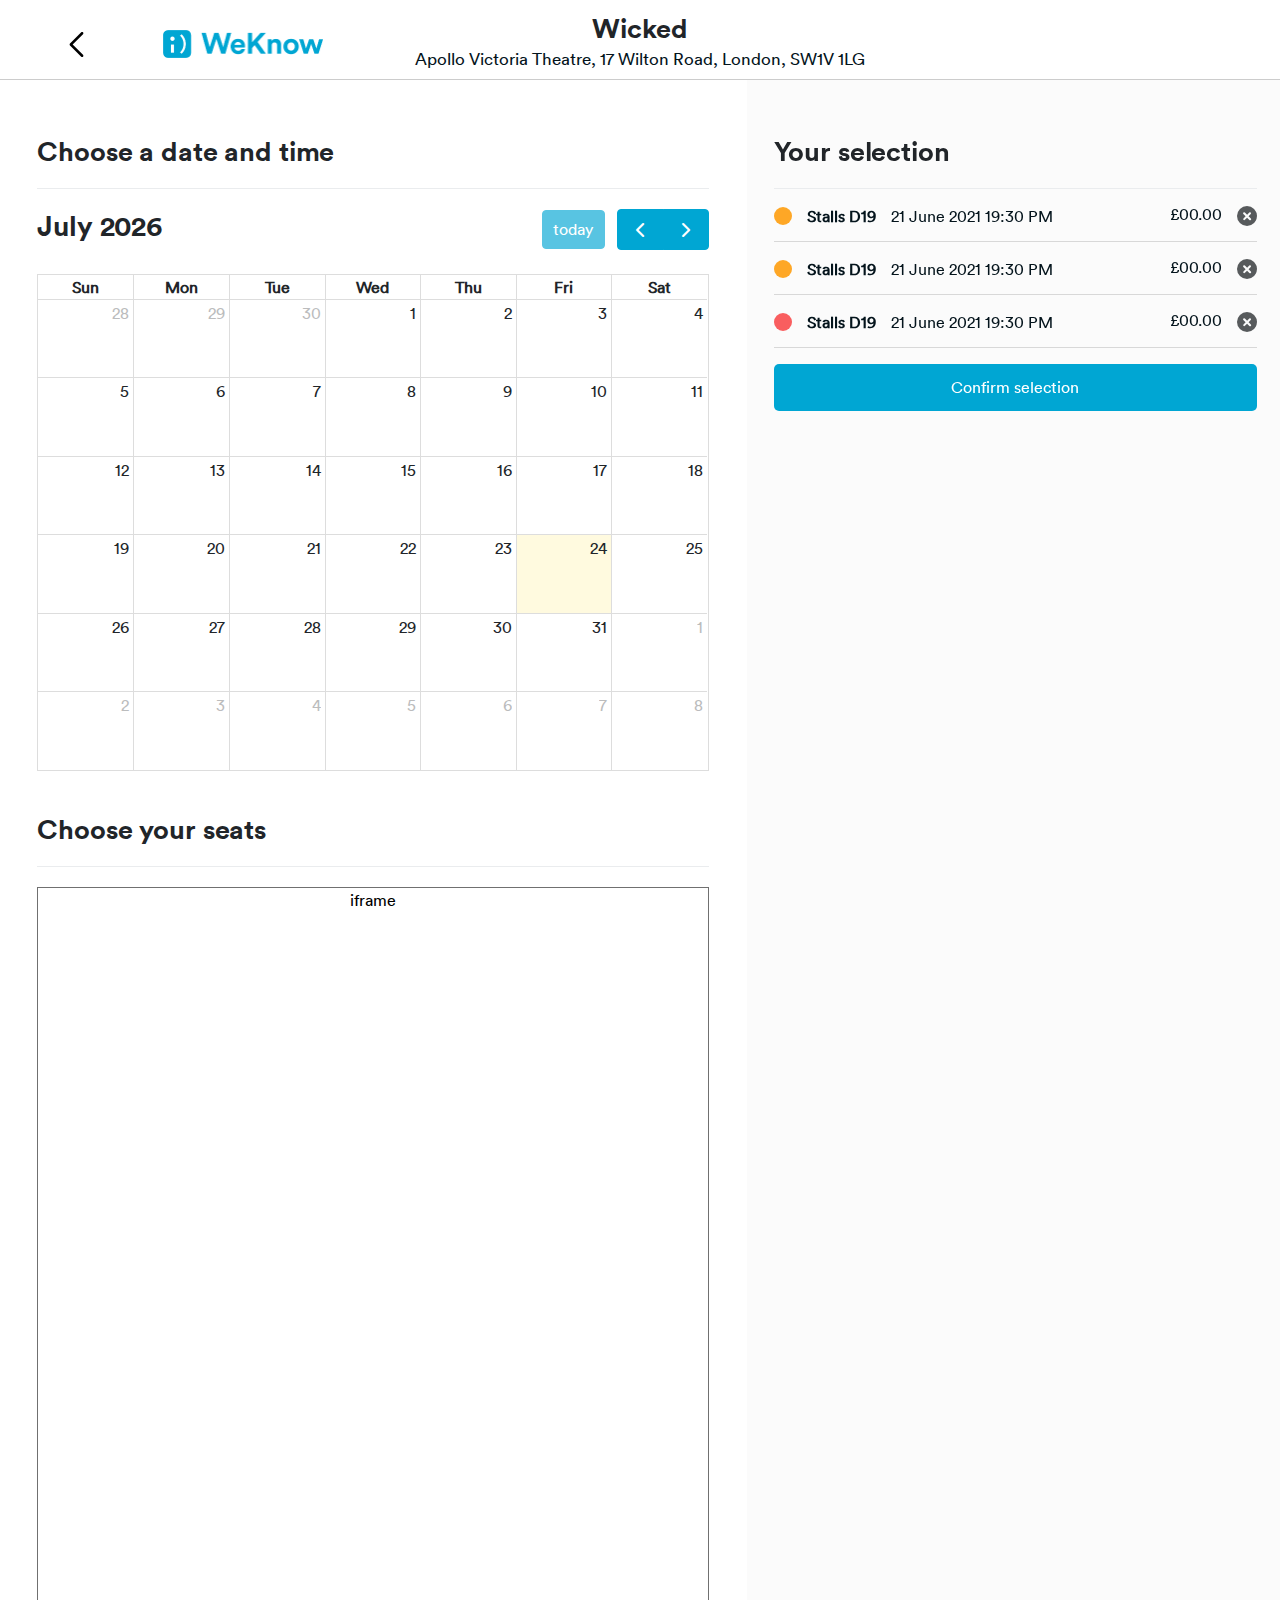
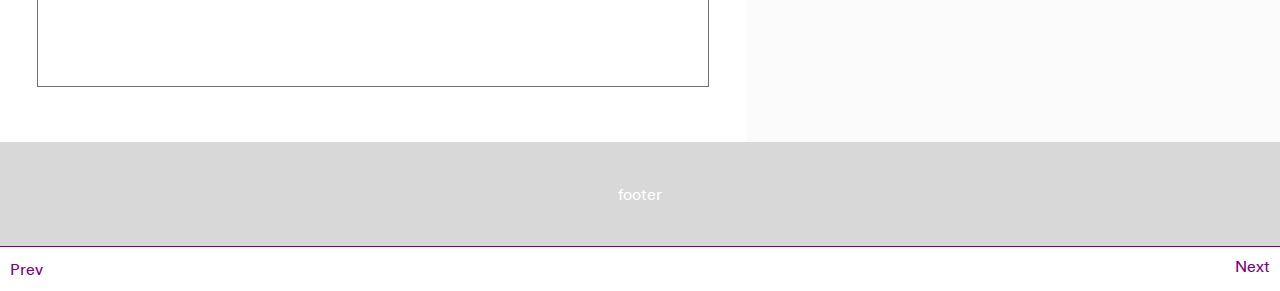
<file: date-page.html>
<!DOCTYPE html>
<html>
<head>
    <meta name="viewport" content="width=device-width, initial-scale=1.0" />
    <meta charset='utf-8' />
    <link href='assets/fullcalendar/main.css' rel='stylesheet' />
    <script src='assets/fullcalendar/main.js'></script>
    <script>

      document.addEventListener('DOMContentLoaded', function() {
        var calendarEl = document.getElementById('calendar');
        var calendar = new FullCalendar.Calendar(calendarEl, {
          initialView: 'dayGridMonth'
        });
        calendar.render();
      });

    </script>

	<link rel="stylesheet" href="style/style.css" />
	<link rel="stylesheet" href="https://stackpath.bootstrapcdn.com/bootstrap/4.3.1/css/bootstrap.min.css" integrity="sha384-ggOyR0iXCbMQv3Xipma34MD+dH/1fQ784/j6cY/iJTQUOhcWr7x9JvoRxT2MZw1T" crossorigin="anonymous">
</head>
<body>
    <div class="header-date">
        <div class="content-block">
            <div class="left-section">
                <a href="" class="back">
                    <svg version="1.1" id="Capa_1" xmlns="http://www.w3.org/2000/svg" xmlns:xlink="http://www.w3.org/1999/xlink" x="0px" y="0px"
                        viewBox="0 0 240.823 240.823" style="enable-background:new 0 0 240.823 240.823;" xml:space="preserve">
                    <g><path id="Chevron_Right" d="M57.633,129.007L165.93,237.268c4.752,4.74,12.451,4.74,17.215,0c4.752-4.74,4.752-12.439,0-17.179
                            l-99.707-99.671l99.695-99.671c4.752-4.74,4.752-12.439,0-17.191c-4.752-4.74-12.463-4.74-17.215,0L57.621,111.816
                            C52.942,116.507,52.942,124.327,57.633,129.007z"/><g></g><g></g><g></g><g></g><g></g><g></g></g><g></g><g></g><g></g><g></g><g></g><g></g><g></g><g></g><g></g><g></g><g></g><g></g><g></g><g></g><g></g>
                    </svg>
                </a>
                <a href="single-product.html"><img class="logo" src="assets/images/logo.png"></a>
            </div>
            <center>
                <h2>Wicked</h2>
                <p>Apollo Victoria Theatre, 17 Wilton Road, London, SW1V 1LG</p>
            </center>
        </div>
    </div>

    <div class="date-time">
            <div class="row">
                <div class="col-7 white-col">
                        <div class="content-block">
                            <h2>Choose a date and time</h2>
                            <div class="grey-line"></div>
                            <div id='calendar'></div>
                
                            <h2>Choose your seats</h2>
                            <div class="grey-line"></div>
                            <div class="grey-box">iframe</div>

                        </div>
                </div>
                <div class="col-5 grey-col">
                    <div class="grey-col-content">
                        <div class="content-block">
                            <div class="selection">
                                <h2>Your selection</h2>
                                <div class="grey-line"></div>
                                <div class="list-selection">
                                    <ul>
                                        <li><div class="status-1"></div><strong>Stalls D19</strong><span class="left-span">21 June 2021 19:30 PM</span> <div class="right-li"><span>£00.00</span><svg xmlns="http://www.w3.org/2000/svg" width="20" height="20" viewBox="0 0 20 20"><defs><style>.a{fill:#575a5c;}.b{fill:#fbfbfb;}</style></defs><path class="a" d="M10,0A10,10,0,1,1,0,10,10,10,0,0,1,10,0Z"/><g transform="translate(2.789 10.156) rotate(-45)"><path class="b" d="M4.052,4.2V1.024A1.023,1.023,0,0,1,5.075,0h.086A1.024,1.024,0,0,1,6.185,1.024V4.2H9.213a1.024,1.024,0,0,1,1.024,1.024h0A1.024,1.024,0,0,1,9.213,6.25H6.185V9.471a1.024,1.024,0,0,1-1.024,1.024H5.075A1.023,1.023,0,0,1,4.052,9.471V6.25H1.023A1.024,1.024,0,0,1,0,5.226H0A1.024,1.024,0,0,1,1.023,4.2Z"/></g></svg></div></li>
                                        <li><div class="status-1"></div><strong>Stalls D19</strong><span class="left-span">21 June 2021 19:30 PM</span> <div class="right-li"><span>£00.00</span><svg xmlns="http://www.w3.org/2000/svg" width="20" height="20" viewBox="0 0 20 20"><defs><style>.a{fill:#575a5c;}.b{fill:#fbfbfb;}</style></defs><path class="a" d="M10,0A10,10,0,1,1,0,10,10,10,0,0,1,10,0Z"/><g transform="translate(2.789 10.156) rotate(-45)"><path class="b" d="M4.052,4.2V1.024A1.023,1.023,0,0,1,5.075,0h.086A1.024,1.024,0,0,1,6.185,1.024V4.2H9.213a1.024,1.024,0,0,1,1.024,1.024h0A1.024,1.024,0,0,1,9.213,6.25H6.185V9.471a1.024,1.024,0,0,1-1.024,1.024H5.075A1.023,1.023,0,0,1,4.052,9.471V6.25H1.023A1.024,1.024,0,0,1,0,5.226H0A1.024,1.024,0,0,1,1.023,4.2Z"/></g></svg></div></li>
                                        <li><div class="status-2"></div><strong>Stalls D19</strong><span class="left-span">21 June 2021 19:30 PM</span> <div class="right-li"><span>£00.00</span><svg xmlns="http://www.w3.org/2000/svg" width="20" height="20" viewBox="0 0 20 20"><defs><style>.a{fill:#575a5c;}.b{fill:#fbfbfb;}</style></defs><path class="a" d="M10,0A10,10,0,1,1,0,10,10,10,0,0,1,10,0Z"/><g transform="translate(2.789 10.156) rotate(-45)"><path class="b" d="M4.052,4.2V1.024A1.023,1.023,0,0,1,5.075,0h.086A1.024,1.024,0,0,1,6.185,1.024V4.2H9.213a1.024,1.024,0,0,1,1.024,1.024h0A1.024,1.024,0,0,1,9.213,6.25H6.185V9.471a1.024,1.024,0,0,1-1.024,1.024H5.075A1.023,1.023,0,0,1,4.052,9.471V6.25H1.023A1.024,1.024,0,0,1,0,5.226H0A1.024,1.024,0,0,1,1.023,4.2Z"/></g></svg></div></li>
                                    </ul>
                                    <a href="" class="btn-blue">Confirm selection</a>
                                </div>
                            </div>
                        </div>
                    </div>
                </div>
            </div>
    </div>

</body>
<div class="footer">footer</div>

<div class="navigation">
	<a class="next" href="blog-page.html">Next</a>
	<a class="prev" href="single-product.html">Prev</a>
</div>

</html>
</file>
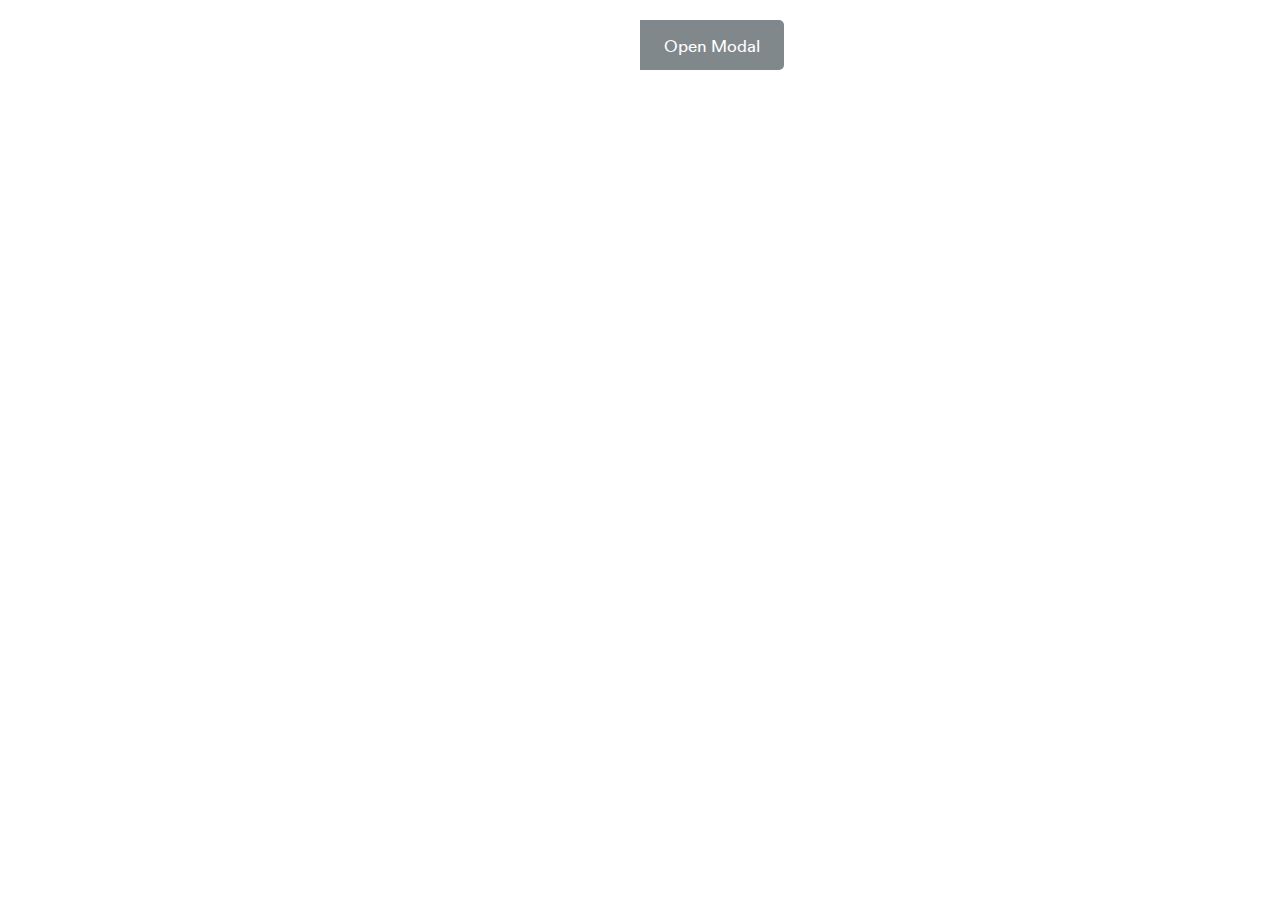
<file: gallery-pop-up.html>
<!DOCTYPE html>
<html>
<head>
	<meta charset="UTF-8" />
    <meta name="viewport" content="width=device-width, initial-scale=1.0" />
	<link rel="stylesheet" href="style/style.css" />
	<link rel="stylesheet" href="https://maxcdn.bootstrapcdn.com/bootstrap/3.4.1/css/bootstrap.min.css">
    <script src="https://ajax.googleapis.com/ajax/libs/jquery/3.5.1/jquery.min.js"></script>
    <script src="https://maxcdn.bootstrapcdn.com/bootstrap/3.4.1/js/bootstrap.min.js"></script>
</head>
<body>
    <section id="gallery">
    <center><button type="button" class="btn btn-info btn-lg" data-toggle="modal" data-target="#myModal">Open Modal</button></center>

    <div class="modal fade" id="myModal" role="dialog">
        <div class="modal-dialog">
        
          <!-- Modal content-->
          <div class="modal-content">
              <!-- Carousel wrapper -->
              <div class="">
                <div id="myCarousel" class="carousel slide" data-ride="carousel">
                  <!-- Indicators -->
                  <ol class="carousel-indicators">
                    <li data-target="#myCarousel" data-slide-to="0" class="active"></li>
                    <li data-target="#myCarousel" data-slide-to="1"></li>
                    <li data-target="#myCarousel" data-slide-to="2"></li>
                  </ol>
              
                  <!-- Wrapper for slides -->
                  <div class="carousel-inner">
                    <div class="item active">
                      <img src="assets/images/blog.jpg" alt="Los Angeles" style="width:100%;">
                    </div>
              
                    <div class="item">
                      <img src="assets/images/blog.jpg" alt="Chicago" style="width:100%;">
                    </div>
                  
                    <div class="item">
                      <img src="assets/images/blog.jpg" alt="New york" style="width:100%;">
                    </div>
                  </div>
              
                  <!-- Left and right controls -->
                  <a class="left carousel-control" href="#myCarousel" data-slide="prev">
                    <span class="glyphicon glyphicon-chevron-left"></span>
                    <span class="sr-only">Previous</span>
                  </a>
                  <a class="right carousel-control" href="#myCarousel" data-slide="next">
                    <span class="glyphicon glyphicon-chevron-right"></span>
                    <span class="sr-only">Next</span>
                  </a>
                </div>
              </div>
                    <!-- Carousel wrapper -->
          </div>
          
        </div>
      </div>
    </section>
</body>
</html>
</file>
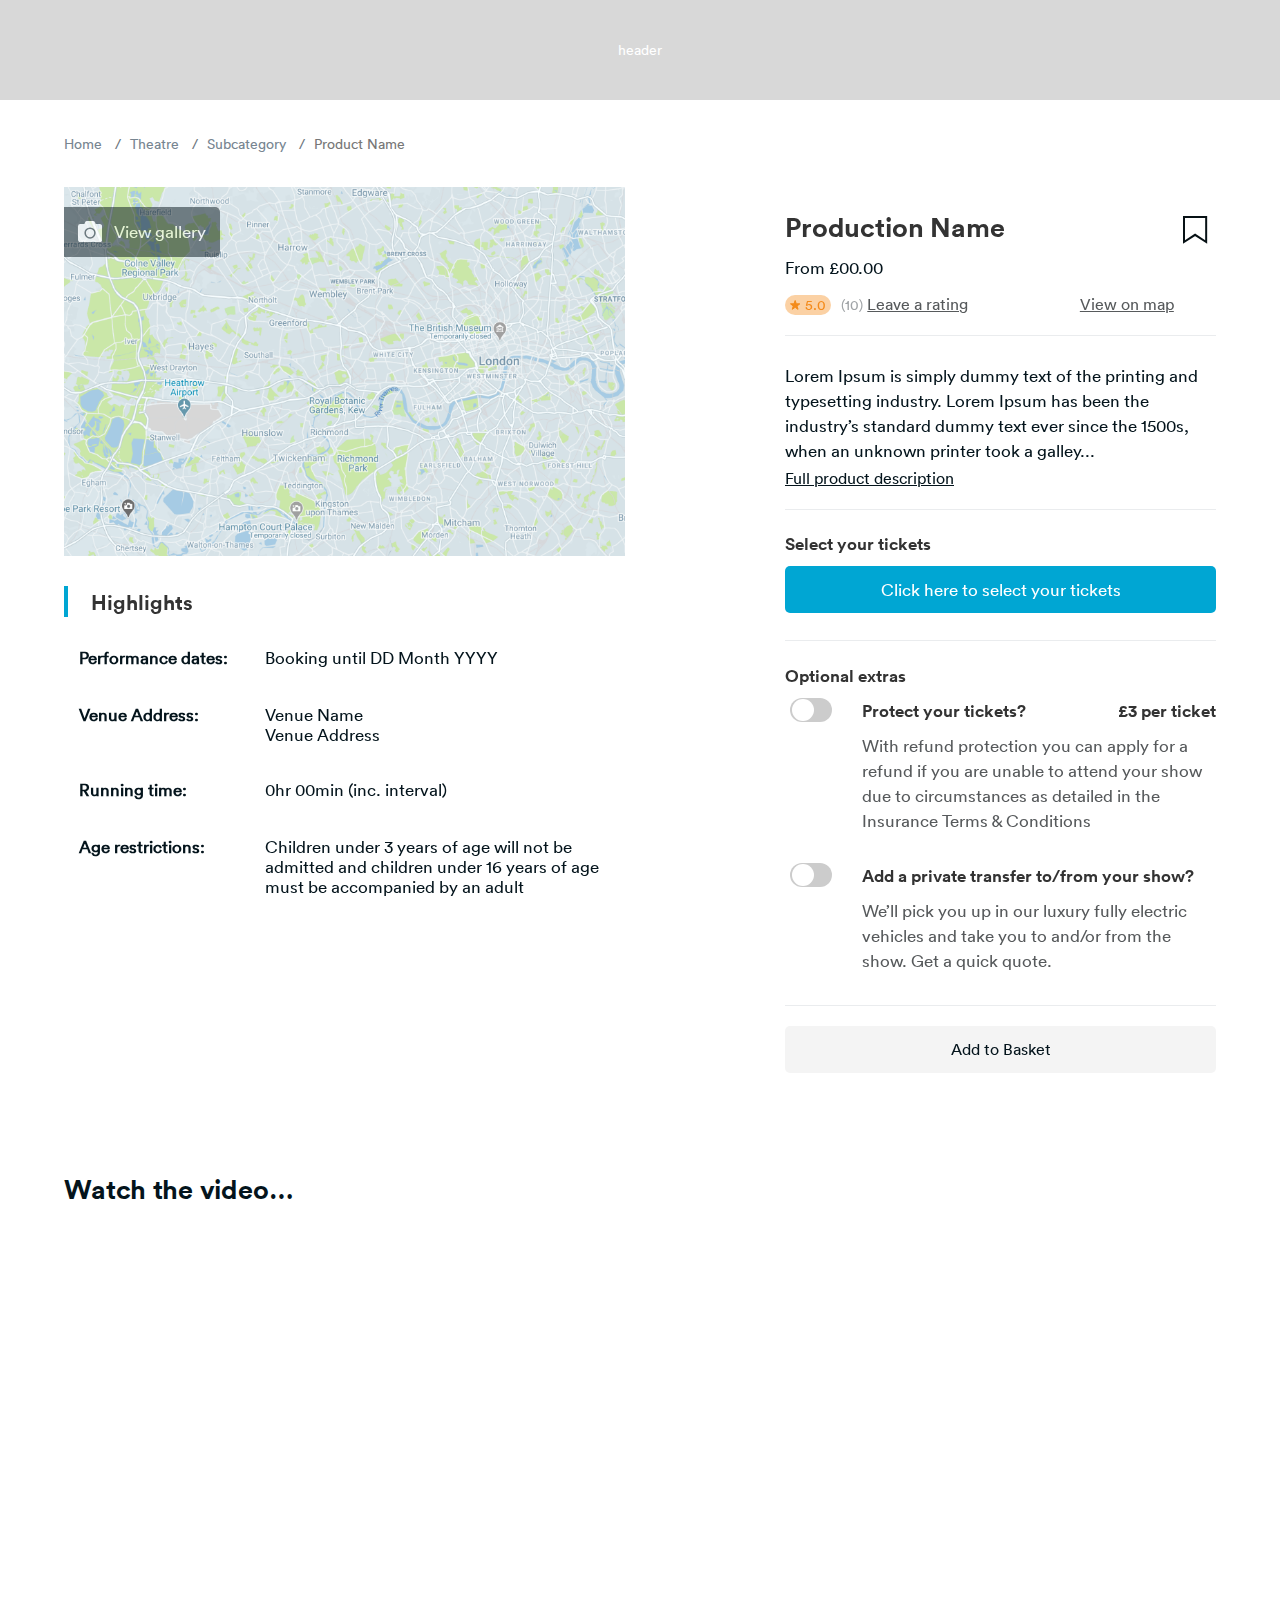
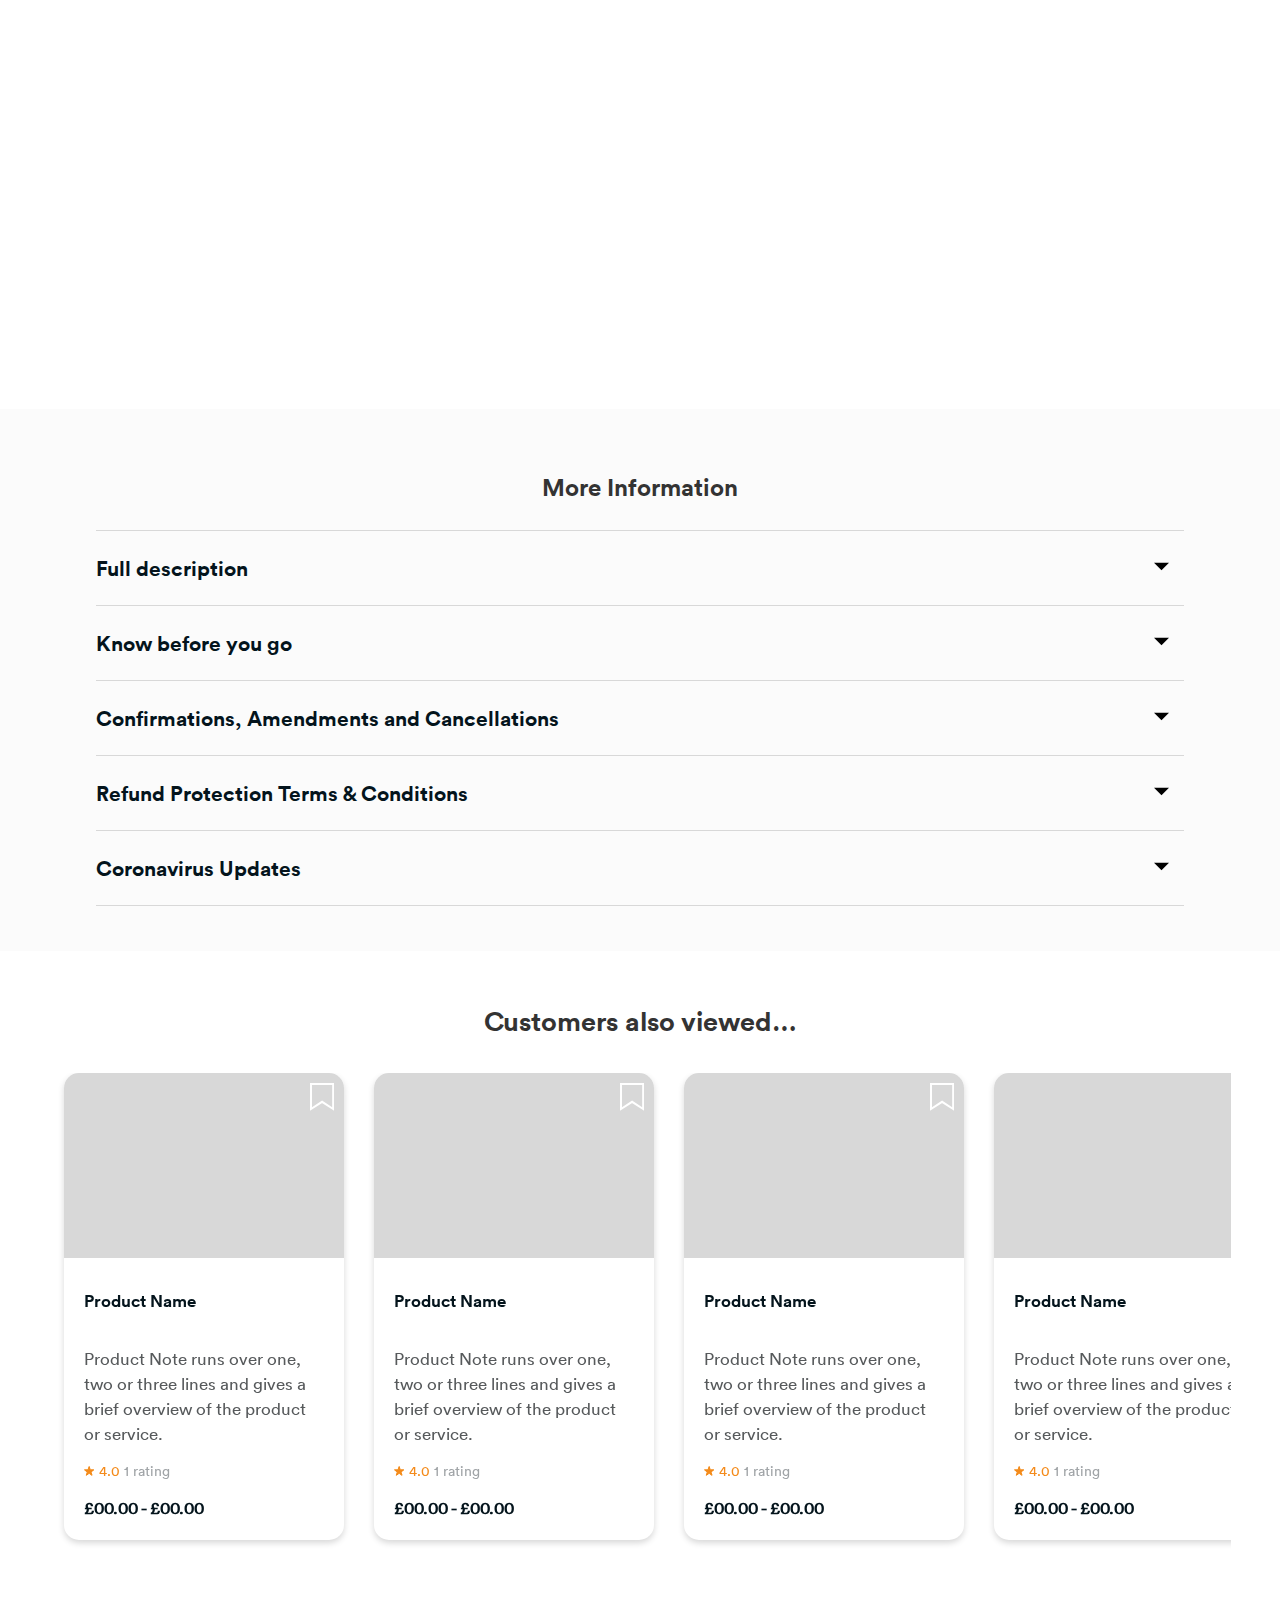
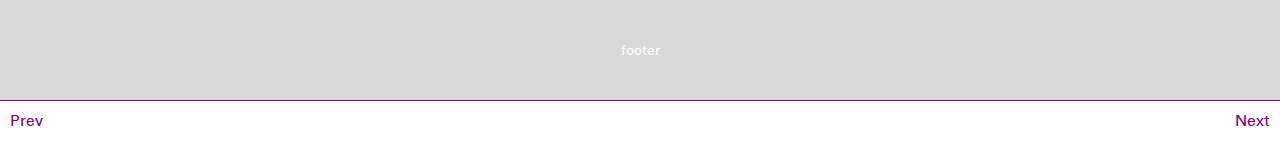
<file: single-product.html>
<!DOCTYPE html>
<html>
<head>
	<meta charset="UTF-8" />
	<meta name="viewport" content="width=device-width, initial-scale=1.0" />
	<link rel="stylesheet" href="style/style.css" />
	<link rel="stylesheet" href="https://stackpath.bootstrapcdn.com/bootstrap/4.3.1/css/bootstrap.min.css" integrity="sha384-ggOyR0iXCbMQv3Xipma34MD+dH/1fQ784/j6cY/iJTQUOhcWr7x9JvoRxT2MZw1T" crossorigin="anonymous">
	<div class="header">header</div>
</head>
<body>
	<div class="content-block">
		<!-- BREADCRUMB -->
		<section class="site-breadcrumb">
		<div class="">
			<nav aria-label="breadcrumb">
			<ol class="breadcrumb">
				<li class="breadcrumb-item"><a href="index.html">Home</a></li>
				<li class="breadcrumb-item">
				<a href="">Theatre</a>
				</li>
				<li class="breadcrumb-item">
				<a href="">Subcategory</a>
				</li>
				<li class="breadcrumb-item active" aria-current="page">
				Product Name
				</li>
			</ol>
			</nav>
		</div>
		</section>
	</div>

    <!-- MAIN SECTION -->
    <section class="transfer-main content-block">
    <div class="">
    	<div class="row">
		    <div class="col-lg-6">
		    	<div class="transfer-map scroll-div">
			        <div class="transfer-map__map">
					<button type="button" class="btn btn-info btn-lg" data-toggle="modal" data-target="#myModal">
						<svg xmlns="http://www.w3.org/2000/svg" width="24.09" height="21.079" viewBox="0 0 24.09 21.079">
							<path id="Icon_awesome-camera" data-name="Icon awesome-camera" d="M24.09,7.52V21.071a2.259,2.259,0,0,1-2.258,2.258H2.258A2.259,2.259,0,0,1,0,21.071V7.52A2.259,2.259,0,0,1,2.258,5.261H6.4l.579-1.548A2.255,2.255,0,0,1,9.09,2.25H15a2.255,2.255,0,0,1,2.113,1.463l.583,1.548h4.141A2.259,2.259,0,0,1,24.09,7.52Zm-6.4,6.775a5.646,5.646,0,1,0-5.646,5.646A5.651,5.651,0,0,0,17.691,14.3Zm-1.506,0a4.141,4.141,0,1,1-4.141-4.141A4.147,4.147,0,0,1,16.186,14.3Z" transform="translate(0 -2.25)" fill="#fff"/>
						  </svg>View gallery
					</button>
			          <img class="img-fluid" src="assets/images/map.png" alt="map" />
					

						<!--end gallery pop up-->
			        </div>
			        <div class="transfer-map__highlights">
			          <h3 class="blue-line">Highlights</h3>
			          <div class="highlights-container">
			            <ul>
			            	<li><strong>Performance dates:</strong><p>Booking until DD Month YYYY</p></li>
			            	<li><strong>Venue Address:</strong><p>Venue Name<br>Venue Address</p></li>
			            	<li><strong>Running time:</strong><p>0hr 00min (inc. interval)</p></li>
			            	<li><strong>Age restrictions:</strong><p>Children under 3 years of age will not be admitted and children under 16 years of age must be accompanied by an adult</p></li>
			            </ul>
			          </div>
			        </div>
			      </div>
		    </div>
		    <div class="col-lg-6">
		    	<div class="transfer-info">
			        <div class="transfer-info__container">
			          <h2>Production Name</h2>
			          				<a class="black-bucket" href="">
						               <svg id="Component_109_1" data-name="Component 109 – 1" xmlns="http://www.w3.org/2000/svg" width="42.173" height="45" viewBox="0 0 42.173 45">
										  <g id="Component_13_5" data-name="Component 13 – 5">
										    <path id="Path_710" data-name="Path 710" d="M3190.5-2717.608l-11.086-7.186-11.086,7.186v-25H3190.5Z" transform="translate(-3158.331 2752.608)" fill="none" stroke="#071115" stroke-width="2"/>
										  </g>
										</svg>
						            </a>
			          <p class="price" style="font-weight: normal;">From £00.00</p>

			          <span class="rating"><div class="box-rating"><svg xmlns="http://www.w3.org/2000/svg" width="10.299" height="9.851" viewBox="0 0 10.299 9.851">
								  <path id="Path_424" data-name="Path 424" d="M151.56,1571.5l1.037,3.191a.087.087,0,0,0,.083.06h3.358a.087.087,0,0,1,.052.157l-2.717,1.974a.087.087,0,0,0-.032.1l1.038,3.191a.088.088,0,0,1-.056.11.089.089,0,0,1-.079-.013l-2.717-1.974a.086.086,0,0,0-.1,0l-2.717,1.974a.087.087,0,0,1-.122-.019.086.086,0,0,1-.013-.078l1.038-3.191a.087.087,0,0,0-.032-.1l-2.717-1.974a.087.087,0,0,1,.052-.157h3.358a.088.088,0,0,0,.083-.06l1.037-3.191a.087.087,0,0,1,.167,0Z" transform="translate(-146.327 -1570.935)" fill="#f48b1b" stroke="#f38b1a" stroke-miterlimit="10" stroke-width="1"/>
								</svg>5.0</div>(10)     <a href="">Leave a rating</a><a class="view-map" href="">View on map</a></span>
			          <div class="grey-line"></div>
			          <div class="description">
						<p>Lorem Ipsum is simply dummy text of the printing and typesetting industry. Lorem Ipsum has been the industry’s standard dummy text ever since the 1500s, when an unknown printer took a galley<span id="dots">...</span><span id="more"> of type and scrambled it to make a type specimen book. It has survived not only five centuries, but also the leap into electronic typesetting, remaining essentially unchanged. It was popularised in the 1960s with the release of Letraset sheets containing Lorem Ipsum passages, and more recently with desktop publishing software like Aldus PageMaker including versions of Lorem Ipsum.</span></p>
			          <a onclick="myFunction()" id="myBtn" href="#more-information-section" class="full-product">Full product description</a>
			          </div>
					  <script>
						function myFunction() {
							$( ".accordion-info .accor:first" ).addClass( "active" );
							$( ".accordion-info .cont.info" ).attr('style', 'display: block !important');
						}
						</script>
			          <div class="grey-line"></div>

			          <div class="tickets">
			          	<h3>Select your tickets</h3>
			          	<a href="" class="btn-blue">Click here to select your tickets</a>
			          </div>

			          <div class="grey-line"></div>

			          <div class="extras">
			          	<h3>Optional extras</h3>

			          	<div class="row">
						  <div class="col-2">
						  	<div class="form-group form-group__toggle">
				              <label class="switch">
				                <input id="roundTrip" type="checkbox" />
				                <span class="slider round"></span>
				              </label>
				            </div>
						  </div>
						  <div class="col-10">
						  	<h3>Protect your tickets? <div class="price-right">£3 per ticket</div></h3>
						  	<p>With refund protection you can apply for a refund if you are unable to attend your show due to circumstances as detailed in the Insurance Terms & Conditions</p>
						  </div>
						</div>
						<br>

						<div class="row">
						  <div class="col-2">
						  	<div class="form-group form-group__toggle">
				              <label class="switch">
				                <input id="roundTrip" type="checkbox" />
				                <span class="slider round"></span>
				              </label>
				            </div>
						  </div>
						  <div class="col-10">
						  	<h3>Add a private transfer to/from your show?</h3>
						  	<p>We’ll pick you up in our luxury fully electric vehicles and take you to and/or from the show. Get a quick quote.</p>
						  </div>
						</div>

			          	

			          </div>

			          <div class="grey-line"></div>

			          <a href="" class="btn-grey">Add to Basket</a>
			          
			          
			        </div>
			      </div>
		    </div>
		  </div>

		<div class="transfer-map__highlights responsive-highlights">
			<h3 class="blue-line">Highlights</h3>
			<div class="highlights-container">
			  <ul>
				  <li><strong>Performance dates:</strong><p>Booking until DD Month YYYY</p></li>
				  <li><strong>Venue Address:</strong><p>Venue Name<br>Venue Address</p></li>
				  <li><strong>Running time:</strong><p>0hr 00min (inc. interval)</p></li>
				  <li><strong>Age restrictions:</strong><p>Children under 3 years of age will not be admitted and children under 16 years of age must be accompanied by an adult</p></li>
			  </ul>
			</div>
		</div>

      	<div class="video-section">
      		<h3>Watch the video…</h3>
      		<iframe src="https://player.vimeo.com/video/165381259?embedparameter=value" width="100%" height="660" frameborder="0" allowfullscreen></iframe>
      	</div>
      
    </div>

</section>

    <div id="more-information-section" class="more-information">
    	<div class="content-block">
    		<center><h3>More Information</h3></center>
    		<br>

    		<div class="accordion-info">
    			<h3 class="accor">Full description<svg version="1.1" id="Layer_1" xmlns="http://www.w3.org/2000/svg" xmlns:xlink="http://www.w3.org/1999/xlink" x="0px" y="0px"
					viewBox="0 0 386.257 386.257" style="enable-background:new 0 0 386.257 386.257;" xml:space="preserve">
			   <polygon points="0,96.879 193.129,289.379 386.257,96.879 "/>
			   </svg></h3>
			   <div class="cont info">
				<p>
					Lorem Ipsum is simply dummy text of the printing and typesetting industry. Lorem Ipsum has been the industry’s standard dummy text ever since the 1500s, when an unknown printer took a galley of type and scrambled it to make a type specimen book. It has survived not only five centuries, but also the leap into electronic typesetting, remaining essentially unchanged. It was popularised in the 1960s with the release of Letraset sheets containing Lorem Ipsum passages, and more recently with desktop publishing software like Aldus PageMaker including versions of Lorem Ipsum.
				</p>
			   </div>

    			<h3 class="accor">Know before you go<svg version="1.1" id="Layer_1" xmlns="http://www.w3.org/2000/svg" xmlns:xlink="http://www.w3.org/1999/xlink" x="0px" y="0px"
					viewBox="0 0 386.257 386.257" style="enable-background:new 0 0 386.257 386.257;" xml:space="preserve">
			   <polygon points="0,96.879 193.129,289.379 386.257,96.879 "/>
			   </svg></h3>
			   <div class="cont">
				<p>Lorem ipsum dolor sit amet, consectetur adipisicing elit, sed do eiusmod tempor incididunt ut labore et dolore magna aliqua. Ut enim ad minim veniam, quis nostrud exercitation ullamco laboris nisi ut aliquip ex ea commodo consequat.</p>
			   </div>

    			<h3 class="accor">Confirmations, Amendments and Cancellations<svg version="1.1" id="Layer_1" xmlns="http://www.w3.org/2000/svg" xmlns:xlink="http://www.w3.org/1999/xlink" x="0px" y="0px"
					viewBox="0 0 386.257 386.257" style="enable-background:new 0 0 386.257 386.257;" xml:space="preserve">
			   <polygon points="0,96.879 193.129,289.379 386.257,96.879 "/>
			   </svg></h3>
			   <div class="cont">
				<p>Lorem ipsum dolor sit amet, consectetur adipisicing elit, sed do eiusmod tempor incididunt ut labore et dolore magna aliqua. Ut enim ad minim veniam, quis nostrud exercitation ullamco laboris nisi ut aliquip ex ea commodo consequat.</p>
			   </div>

    			<h3 class="accor">Refund Protection Terms & Conditions<svg version="1.1" id="Layer_1" xmlns="http://www.w3.org/2000/svg" xmlns:xlink="http://www.w3.org/1999/xlink" x="0px" y="0px"
					viewBox="0 0 386.257 386.257" style="enable-background:new 0 0 386.257 386.257;" xml:space="preserve">
			   <polygon points="0,96.879 193.129,289.379 386.257,96.879 "/>
			   </svg></h3>
			   <div class="cont">
				<p>Lorem ipsum dolor sit amet, consectetur adipisicing elit, sed do eiusmod tempor incididunt ut labore et dolore magna aliqua. Ut enim ad minim veniam, quis nostrud exercitation ullamco laboris nisi ut aliquip ex ea commodo consequat.</p>
			   </div>

    			<h3 class="accor">Coronavirus Updates<svg version="1.1" id="Layer_1" xmlns="http://www.w3.org/2000/svg" xmlns:xlink="http://www.w3.org/1999/xlink" x="0px" y="0px"
					viewBox="0 0 386.257 386.257" style="enable-background:new 0 0 386.257 386.257;" xml:space="preserve">
			   <polygon points="0,96.879 193.129,289.379 386.257,96.879 "/>
			   </svg></h3>
			   <div class="cont">
				<p>Lorem ipsum dolor sit amet, consectetur adipisicing elit, sed do eiusmod tempor incididunt ut labore et dolore magna aliqua. Ut enim ad minim veniam, quis nostrud exercitation ullamco laboris nisi ut aliquip ex ea commodo consequat.</p>
			   </div>
			   
    		</div>
    	</div>
    </div>
	<script>
		var acc = document.getElementsByClassName("accor");
		var i;
		
		for (i = 0; i < acc.length; i++) {
		  acc[i].addEventListener("click", function() {
			this.classList.toggle("active");
			var panel = this.nextElementSibling;
			if (panel.style.display === "block") {
			  panel.style.display = "none";
			} else {
			  panel.style.display = "block";
			}
		  });
		}
		</script>
<section class="transfer-main content-block">
    <div class="related">
    	<div class="">
    		<section class="travel-service section">
    			<center><h2>Customers also viewed…</h2></center>
				<div class="row">
				    <div class="col-3">
				    	<div class="box-product">
				    		<div class="table-box">
				    			<div class="table-cell">
				    				<a href="./account-bucket.html">
						                <svg xmlns="http://www.w3.org/2000/svg" width="24.173" height="27.84" viewBox="0 0 24.173 27.84">
						                  <g id="Group_2444" data-name="Group 2444" transform="translate(-1343 -189)">
						                    <path id="Path_710" data-name="Path 710" d="M3190.5-2717.608l-11.086-7.186-11.086,7.186v-25H3190.5Z" transform="translate(-1824.331 2932.608)" fill="none" stroke="#fff" stroke-width="2"/>
						                  </g>
						                </svg>
						              </a>
				    			</div>
				    		</div>
				    		<div class="content-product">
					    		<div class="container-title"><h4>Product Name</h4></div>
					    		<div class="container-text"><p>Product Note runs over one, two or three lines and gives a brief overview of the product or service.</p></div>
					    		<p class="rating"><span class=""><svg xmlns="http://www.w3.org/2000/svg" width="10.299" height="9.851" viewBox="0 0 10.299 9.851">
								  <path id="Path_424" data-name="Path 424" d="M151.56,1571.5l1.037,3.191a.087.087,0,0,0,.083.06h3.358a.087.087,0,0,1,.052.157l-2.717,1.974a.087.087,0,0,0-.032.1l1.038,3.191a.088.088,0,0,1-.056.11.089.089,0,0,1-.079-.013l-2.717-1.974a.086.086,0,0,0-.1,0l-2.717,1.974a.087.087,0,0,1-.122-.019.086.086,0,0,1-.013-.078l1.038-3.191a.087.087,0,0,0-.032-.1l-2.717-1.974a.087.087,0,0,1,.052-.157h3.358a.088.088,0,0,0,.083-.06l1.037-3.191a.087.087,0,0,1,.167,0Z" transform="translate(-146.327 -1570.935)" fill="#f48b1b" stroke="#f38b1a" stroke-miterlimit="10" stroke-width="1"/>
								</svg>4.0 </span>1 rating</p>
					    		<p class="range-price">£00.00 - £00.00</p>
				    		</div>

				    	</div>
				    </div>
				    <div class="col-3">
				    	<div class="box-product">
				    		<div class="table-box">
				    			<div class="table-cell">
				    				<a href="./account-bucket.html">
						                <svg xmlns="http://www.w3.org/2000/svg" width="24.173" height="27.84" viewBox="0 0 24.173 27.84">
						                  <g id="Group_2444" data-name="Group 2444" transform="translate(-1343 -189)">
						                    <path id="Path_710" data-name="Path 710" d="M3190.5-2717.608l-11.086-7.186-11.086,7.186v-25H3190.5Z" transform="translate(-1824.331 2932.608)" fill="none" stroke="#fff" stroke-width="2"/>
						                  </g>
						                </svg>
						              </a>
				    			</div>
				    		</div>
				    		<div class="content-product">
					    		<div class="container-title"><h4>Product Name</h4></div>
					    		<div class="container-text"><p>Product Note runs over one, two or three lines and gives a brief overview of the product or service.</p></div>
					    		<p class="rating"><span class=""><svg xmlns="http://www.w3.org/2000/svg" width="10.299" height="9.851" viewBox="0 0 10.299 9.851">
								  <path id="Path_424" data-name="Path 424" d="M151.56,1571.5l1.037,3.191a.087.087,0,0,0,.083.06h3.358a.087.087,0,0,1,.052.157l-2.717,1.974a.087.087,0,0,0-.032.1l1.038,3.191a.088.088,0,0,1-.056.11.089.089,0,0,1-.079-.013l-2.717-1.974a.086.086,0,0,0-.1,0l-2.717,1.974a.087.087,0,0,1-.122-.019.086.086,0,0,1-.013-.078l1.038-3.191a.087.087,0,0,0-.032-.1l-2.717-1.974a.087.087,0,0,1,.052-.157h3.358a.088.088,0,0,0,.083-.06l1.037-3.191a.087.087,0,0,1,.167,0Z" transform="translate(-146.327 -1570.935)" fill="#f48b1b" stroke="#f38b1a" stroke-miterlimit="10" stroke-width="1"/>
								</svg>4.0 </span>1 rating</p>
					    		<p class="range-price">£00.00 - £00.00</p>
				    		</div>
				    	</div>
				    </div>
				    <div class="col-3">
				    	<div class="box-product">
				    		<div class="table-box">
				    			<div class="table-cell">
				    				<a href="./account-bucket.html">
						                <svg xmlns="http://www.w3.org/2000/svg" width="24.173" height="27.84" viewBox="0 0 24.173 27.84">
						                  <g id="Group_2444" data-name="Group 2444" transform="translate(-1343 -189)">
						                    <path id="Path_710" data-name="Path 710" d="M3190.5-2717.608l-11.086-7.186-11.086,7.186v-25H3190.5Z" transform="translate(-1824.331 2932.608)" fill="none" stroke="#fff" stroke-width="2"/>
						                  </g>
						                </svg>
						              </a>
				    			</div>
				    		</div>
				    		<div class="content-product">
					    		<div class="container-title"><h4>Product Name</h4></div>
					    		<div class="container-text"><p>Product Note runs over one, two or three lines and gives a brief overview of the product or service.</p></div>
					    		<p class="rating"><span class=""><svg xmlns="http://www.w3.org/2000/svg" width="10.299" height="9.851" viewBox="0 0 10.299 9.851">
								  <path id="Path_424" data-name="Path 424" d="M151.56,1571.5l1.037,3.191a.087.087,0,0,0,.083.06h3.358a.087.087,0,0,1,.052.157l-2.717,1.974a.087.087,0,0,0-.032.1l1.038,3.191a.088.088,0,0,1-.056.11.089.089,0,0,1-.079-.013l-2.717-1.974a.086.086,0,0,0-.1,0l-2.717,1.974a.087.087,0,0,1-.122-.019.086.086,0,0,1-.013-.078l1.038-3.191a.087.087,0,0,0-.032-.1l-2.717-1.974a.087.087,0,0,1,.052-.157h3.358a.088.088,0,0,0,.083-.06l1.037-3.191a.087.087,0,0,1,.167,0Z" transform="translate(-146.327 -1570.935)" fill="#f48b1b" stroke="#f38b1a" stroke-miterlimit="10" stroke-width="1"/>
								</svg>4.0 </span>1 rating</p>
					    		<p class="range-price">£00.00 - £00.00</p>
				    		</div>
				    	</div>
				    </div>
				    <div class="col-3">
				    	<div class="box-product">
				    		<div class="table-box">
				    			<div class="table-cell">
				    				<a href="./account-bucket.html">
						                <svg xmlns="http://www.w3.org/2000/svg" width="24.173" height="27.84" viewBox="0 0 24.173 27.84">
						                  <g id="Group_2444" data-name="Group 2444" transform="translate(-1343 -189)">
						                    <path id="Path_710" data-name="Path 710" d="M3190.5-2717.608l-11.086-7.186-11.086,7.186v-25H3190.5Z" transform="translate(-1824.331 2932.608)" fill="none" stroke="#fff" stroke-width="2"/>
						                  </g>
						                </svg>
						              </a>
				    			</div>
				    		</div>
				    		<div class="content-product">
					    		<div class="container-title"><h4>Product Name</h4></div>
					    		<div class="container-text"><p>Product Note runs over one, two or three lines and gives a brief overview of the product or service.</p></div>
					    		<p class="rating"><span class=""><svg xmlns="http://www.w3.org/2000/svg" width="10.299" height="9.851" viewBox="0 0 10.299 9.851">
								  <path id="Path_424" data-name="Path 424" d="M151.56,1571.5l1.037,3.191a.087.087,0,0,0,.083.06h3.358a.087.087,0,0,1,.052.157l-2.717,1.974a.087.087,0,0,0-.032.1l1.038,3.191a.088.088,0,0,1-.056.11.089.089,0,0,1-.079-.013l-2.717-1.974a.086.086,0,0,0-.1,0l-2.717,1.974a.087.087,0,0,1-.122-.019.086.086,0,0,1-.013-.078l1.038-3.191a.087.087,0,0,0-.032-.1l-2.717-1.974a.087.087,0,0,1,.052-.157h3.358a.088.088,0,0,0,.083-.06l1.037-3.191a.087.087,0,0,1,.167,0Z" transform="translate(-146.327 -1570.935)" fill="#f48b1b" stroke="#f38b1a" stroke-miterlimit="10" stroke-width="1"/>
								</svg>4.0 </span>1 rating</p>
					    		<p class="range-price">£00.00 - £00.00</p>
				    		</div>
				    	</div>
				    </div>
				  </div>
			  </section>
    	</div>
    </div>

    </section>

		<!--Gallery pop up-->	
		<link rel="stylesheet" href="https://maxcdn.bootstrapcdn.com/bootstrap/3.4.1/css/bootstrap.min.css">
		<script src="https://ajax.googleapis.com/ajax/libs/jquery/3.5.1/jquery.min.js"></script>
		<script src="https://maxcdn.bootstrapcdn.com/bootstrap/3.4.1/js/bootstrap.min.js"></script>
		<section id="gallery">
		
			<div class="modal fade" id="myModal" role="dialog">
				<div class="modal-dialog">
				
				  <!-- Modal content-->
				  <div class="modal-content">
					<button type="button" class="close" data-dismiss="modal">&times;</button>
					  <!-- Carousel wrapper -->
					  <div class="">
						<div id="myCarousel" class="carousel slide" data-ride="carousel">
						  <!-- Indicators -->
						  <ol class="carousel-indicators">
							<li data-target="#myCarousel" data-slide-to="0" class="active"></li>
							<li data-target="#myCarousel" data-slide-to="1"></li>
							<li data-target="#myCarousel" data-slide-to="2"></li>
						  </ol>
					  
						  <!-- Wrapper for slides -->
						  <div class="carousel-inner">
							<div class="item active">
							  <img src="assets/images/blog.jpg" alt="Los Angeles" style="width:100%;">
							</div>
					  
							<div class="item">
							  <img src="assets/images/blog.jpg" alt="Chicago" style="width:100%;">
							</div>
						  
							<div class="item">
							  <img src="assets/images/blog.jpg" alt="New york" style="width:100%;">
							</div>
						  </div>
					  
						  <!-- Left and right controls -->
						  <a class="left carousel-control" href="#myCarousel" data-slide="prev">
							<span class="glyphicon glyphicon-chevron-left"></span>
							<span class="sr-only">Previous</span>
						  </a>
						  <a class="right carousel-control" href="#myCarousel" data-slide="next">
							<span class="glyphicon glyphicon-chevron-right"></span>
							<span class="sr-only">Next</span>
						  </a>
						</div>
					  </div>
							<!-- Carousel wrapper -->
				  </div>
				  
				</div>
			  </div>
		</section>


</body>

<div class="footer">footer</div>

<div class="navigation">
	<a class="next" href="date-page.html">Next</a>
	<a class="prev" href="index.html">Prev</a>
</div>
</html>
</file>
<file: style/style.css>
@charset "UTF-8";
/* Box sizing rules */
*,
*::before,
*::after {
  -webkit-box-sizing: border-box;
          box-sizing: border-box;
  margin: 0;
  padding: 0;
  background-repeat: no-repeat;
}

/* Remove default padding */
/* Remove list styles on ul, ol elements with a class attribute */
ul[class],
ol[class] {
  padding: 0px;
  list-style: none;
}

/* Remove default margin */
body,
h1,
h2,
h3,
h4,
p,
ul,
ol,
li,
figure,
figcaption,
blockquote,
dl,
dd {
  margin: 0px;
}

/* Set core body defaults */
body {
  min-height: 100vh;
  scroll-behavior: smooth;
  text-rendering: optimizeSpeed;
  line-height: 1.5;
}

/* A elements that don't have a class get default styles */
a:not([class]) {
  -webkit-text-decoration-skip: ink;
          text-decoration-skip-ink: auto;
}

/* Make images easier to work with */
img {
  max-width: 100%;
  display: block;
}

/* Natural flow and rhythm in articles by default */
article > * + * {
  margin-top: 1em;
}

/* Inherit fonts for inputs and buttons */
input,
button,
textarea,
select {
  font: inherit;
}

/* Remove all animations and transitions for people that prefer not to see them */
@media (prefers-reduced-motion: reduce) {
  * {
    -webkit-animation-duration: 0.01ms !important;
            animation-duration: 0.01ms !important;
    -webkit-animation-iteration-count: 1 !important;
            animation-iteration-count: 1 !important;
    -webkit-transition-duration: 0.01ms !important;
            transition-duration: 0.01ms !important;
    scroll-behavior: auto !important;
  }
}
/*==================================================================================
  FONT
==================================================================================*/
/*@font-face {
  font-family: "LL Circular Pro Bold Web";
  src: url("https://www.weknowlondon.com/fonts/bold/lineto-circular-pro-bold.eot");
  src: url("https://www.weknowlondon.com/fonts/bold/lineto-circular-pro-bold.eot?#iefix") format("embedded-opentype"), url("https://www.weknowlondon.com/fonts/bold/lineto-circular-pro-bold.woff2") format("woff2"), url("https://www.weknowlondon.com/fonts/bold/lineto-circular-pro-bold.woff") format("woff");
  font-weight: normal;
  font-style: normal;
  }

  @font-face {
      font-family: "LL Circular Pro Book Web";
      src: url("https://www.weknowlondon.com/fonts/book/lineto-circular-pro-book.eot");
      src: url("https://www.weknowlondon.com/fonts/book/lineto-circular-pro-book.eot?#iefix") format("embedded-opentype"), url("https://www.weknowlondon.com/fonts/book/lineto-circular-pro-book.woff2") format("woff2"), url("https://www.weknowlondon.com/fonts/book/lineto-circular-pro-book.woff") format("woff");
      font-weight: normal;
      font-style: normal;
  }

  @font-face {
      font-family: "LL Circular Pro Medium Web";
      src: url("https://www.weknowlondon.com/fonts/medium/lineto-circular-pro-medium.eot");
      src: url("https://www.weknowlondon.com/fonts/medium/lineto-circular-pro-medium.eot?#iefix") format("embedded-opentype"), url("https://www.weknowlondon.com/fonts/medium/lineto-circular-pro-medium.woff2") format("woff2"), url("https://www.weknowlondon.com/fonts/medium/lineto-circular-pro-medium.woff") format("woff");
      font-weight: normal;
      font-style: normal;
  }*/
@font-face {
  font-family: "LL Circular Pro Bold Web";
  src: url("../assets/fonts/bold/lineto-circular-pro-bold.eot");
  src: url("../assets/fonts/bold/lineto-circular-pro-bold.eot?#iefix") format("embedded-opentype"), url("../assets/fonts/bold/lineto-circular-pro-bold.woff2") format("woff2"), url("../assets/fonts/bold/lineto-circular-pro-bold.woff") format("woff");
  font-weight: normal;
  font-style: normal;
}
@font-face {
  font-family: "LL Circular Pro Book Web";
  src: url("../assets/fonts/book/lineto-circular-pro-book.eot");
  src: url("../assets/fonts/book/lineto-circular-pro-book.eot?#iefix") format("embedded-opentype"), url("../assets/fonts/book/lineto-circular-pro-book.woff2") format("woff2"), url("../assets/fonts/book/lineto-circular-pro-book.woff") format("woff");
  font-weight: normal;
  font-style: normal;
}
@font-face {
  font-family: "LL Circular Pro Medium Web";
  src: url("../assets/fonts/medium/lineto-circular-pro-medium.eot");
  src: url("../assets/fonts/medium/lineto-circular-pro-medium.eot?#iefix") format("embedded-opentype"), url("../assets/fonts/medium/lineto-circular-pro-medium.woff2") format("woff2"), url("../assets/fonts/medium/lineto-circular-pro-medium.woff") format("woff");
  font-weight: normal;
  font-style: normal;
}
/*==================================================================================
  COLORS
==================================================================================*/
/*==================================================================================
  GENERAL
==================================================================================*/
body {
  font-family: "LL Circular Pro Book Web", sans-serif !important;
}

html {
  color: #04141c;
  font-family: "LL Circular Pro Book Web", sans-serif;
  -webkit-font-smoothing: antialiased;
  font-size: 16px;
  font-weight: 400;
  scroll-behavior: smooth;
}
@media (max-width: 991px) {
  html {
    font-size: 15px;
  }
}
@media (max-width: 767px) {
  html {
    font-size: 14px;
  }
}

a:hover {
  text-decoration: none !important;
}

.footer__nav-item a:hover {
  color: #00A6D3 !important;
}

.openactive {
  display: block !important;
}

@media (min-width: 1200px) {
  .container {
    max-width: 1300px !important;
    padding: 0 !important;
  }
}
.center {
  text-align: center;
  display: block;
  width: 100%;
}

.table-box {
  display: table;
  width: 100%;
  background-repeat: no-repeat;
  background-size: cover;
  background-position: center;
  margin: auto;
}

.table-cell {
  width: 100%;
  display: table-cell;
  background-color: transparent;
  vertical-align: middle;
  -webkit-transition: 0.8s;
  transition: 0.8s;
}

.btn-blue {
  background: #00A6D3 0% 0% no-repeat padding-box;
  border-radius: 5px;
  padding: 14px 30px;
  color: #FFFFFF;
  display: inline-block;
}

.btn-blue:hover {
  background-color: #008bb2;
  color: #FFFFFF;
}

.btn-white {
  -webkit-box-shadow: 0 0 0 1px #585A5C;
          box-shadow: 0 0 0 1px #585A5C;
  border-radius: 5px;
  color: #575A5C !important;
  max-width: 260px;
  width: 100%;
  display: inline-block;
  text-align: center;
  padding: 18px 0;
  margin: 0 auto;
  float: none !important;
  -webkit-transition: 0.4s !important;
  transition: 0.4s !important;
}
.btn-white:hover {
  color: #fff !important;
  background-color: #00A6D3 !important;
  -webkit-box-shadow: 0 0 0 1px #00A6D3;
          box-shadow: 0 0 0 1px #00A6D3;
}

.btn-grey {
  border-radius: 5px;
  background-color: #F4F4F4;
  color: #04141C;
  padding: 14px 30px;
  text-align: center;
  display: inline-block;
}

.btn-grey:hover {
  background-color: #04141C;
  color: #FFFFFF;
  -webkit-transition: 0.5s;
  transition: 0.5s;
}

.hamburger {
  float: right;
}

.hamburger .line {
  width: 30px;
  height: 3px;
  background-color: #04141c;
  display: block;
  margin: 7px auto;
  -webkit-transition: all 0.3s ease-in-out;
  transition: all 0.3s ease-in-out;
}

.header-responsive {
  display: none;
}

#book-menu-mobile svg {
  width: 15px;
  height: 15px;
}

#book-menu-mobile {
  position: absolute;
  width: 100%;
  top: 0;
  background: #fff;
  z-index: 99;
  left: -100%;
  -webkit-transition: 1.6s;
  transition: 1.6s;
}

.mobile-nav-header {
  padding: 55px 20px;
}

.mobile-nav-header ul {
  padding: 0;
}

.mobile-nav-header ul li {
  list-style: none;
  padding: 10px 0;
}

.mobile-nav-header ul li a {
  color: #04141C;
}

#book-menu-mobile input[type=text] {
  min-width: 70%;
}

.navigation {
  border-top: 1px solid purple;
  padding: 10px;
}

.navigation .next {
  float: right;
}

.navigation a {
  color: purple;
}

/*Body*/
dd {
  margin: 0 !important;
}

#ci-1,
#ci-2,
#ci-3,
#ci-4,
#ci-5 {
  display: none;
}

.banner-home .table-cell {
  height: 400px;
  background-color: rgba(0, 0, 0, 0.2);
}

.banner-home .table-cell h1 {
  font-family: "LL Circular Pro Bold Web", sans-serif;
  font-weight: 600;
  color: #FFFFFF;
  font-size: 65px !important;
  letter-spacing: -0.33px;
  line-height: 75px !important;
  text-align: center;
}

.travel-service {
  margin-top: 50px;
}

.travel-service > h2 {
  text-align: left !important;
  font-size: 27px;
  line-height: 40px;
  font-weight: 600;
  font-family: "LL Circular Pro Bold Web", sans-serif !important;
}

.content-block {
  width: 90% !important;
  margin: auto;
  max-width: 1360px !important;
}

.travel-service__all {
  text-align: right;
  margin-bottom: 15px;
}

.travel-service__inner {
  display: -ms-grid;
  display: grid;
  -ms-grid-columns: 1fr [4];
  grid-template-columns: repeat(4, 1fr);
  -webkit-column-gap: 20px;
  -moz-column-gap: 20px;
       column-gap: 20px;
  row-gap: 15px;
  justify-items: center;
}

.site-card {
  max-width: 400px;
}

.site-card__image {
  position: relative;
}

.img-fluid {
  max-width: 100%;
  height: auto;
  display: block;
}

.site-card__body {
  padding: 15px 0px;
}

.site-card__body > h3 {
  margin-bottom: 6px;
}

.box-product {
  -webkit-box-shadow: 0px 3px 6px #d8d8d8;
          box-shadow: 0px 3px 6px #d8d8d8;
  border-radius: 15px;
  min-height: 460px;
  margin-bottom: 30px;
}

.box-product .table-cell {
  height: 185px;
  vertical-align: top;
  background-color: #D8D8D8;
  border-top-right-radius: 15px;
  border-top-left-radius: 15px;
}

.box-product .table-cell span {
  font-weight: 700;
  background-color: #603E97;
  font-size: 12px;
  color: #FFFFFF;
  display: block;
  padding: 7px 20px;
  max-width: -webkit-max-content;
  max-width: -moz-max-content;
  max-width: max-content;
  text-align: center;
  margin-top: 15px;
  border-radius: 0px 3px 3px 0px;
}

.box-product .table-cell span.black {
  background-color: #04141C !important;
}

.box-product .table-cell span.orange {
  background-color: #F48B1B !important;
}

.box-product .table-cell span.blue {
  background-color: #00A6D3 !important;
}

.box-product .table-cell span.red {
  background-color: #D73D3D !important;
}

#destination .box-product .table-cell span {
  background-color: #00A6D3;
}

.box-product .table-cell a {
  float: right;
  margin: 10px;
}

.box-product .table-cell a:hover path {
  fill: #FFFFFF;
}

.box-product .content-product {
  padding: 20px;
}

.container-title {
  height: 48px;
  margin-bottom: 10px;
}

/*.box-product .content-product h4{font-weight: 700; font-size: 17px;color: #04141C; line-height: 25px;margin-bottom: 5px;}*/
/**/
.box-product .content-product h4 {
  font-weight: 700;
  font-size: 17px;
  color: #04141C;
  line-height: 25px;
  overflow: hidden;
  position: relative;
  max-height: 48px;
  width: 100%;
  padding-right: 10px;
}

/* create the ... */
/**/
.container-text {
  height: 100px;
  margin-bottom: 12px;
}

/*.box-product .content-product p{font-size: 17px; line-height: 25px; color: #575A5C; margin-bottom: 12px;}*/
/**/
.box-product .content-product p {
  font-size: 17px;
  line-height: 25px;
  color: #575A5C;
  margin-bottom: 12px;
  overflow: hidden;
  position: relative;
  max-height: 100px;
  width: 100%;
  padding-right: 10px;
}

.rating {
  font-size: 14px !important;
  color: #A0A4A7 !important;
  margin-bottom: 12px !important;
}

.rating span {
  color: #F48B1B !important;
}

.rating svg {
  position: relative;
  top: -2px;
  margin-right: 5px;
}

.rating .time {
  margin-left: 30px;
}

.range-price {
  font-weight: 700;
  color: #04141C !important;
  margin-bottom: 0 !important;
}

.box-product.color-box {
  background-color: #00A6D3;
  text-align: center;
}

.box-product.color-box.purple {
  background-color: #603E97;
}

.box-product.color-box.purple svg {
  display: inline-block;
  margin: 50px auto 35px;
  width: 100%;
}

.box-product.color-box.purple img {
  margin: 0px auto 20px;
  display: block;
}

.box-product.color-box.black {
  background-color: #04141C;
}

.box-product.color-box.black h3, .box-product.color-box.black p {
  color: #FFFFFF;
}

.box-product.color-box.black a {
  color: #A0A4A7;
  display: inline-block;
  margin: 0;
  font-size: 14px;
}

.box-product.color-box.black svg {
  margin: 50px 0 20px;
}

.box-product.color-box.blue svg {
  margin: 50px 0 20px;
}

.box-product.color-box img {
  margin: 50px auto 20px;
  display: inline-block;
}

.box-product.color-box h3 {
  font-size: 27px;
  font-weight: 700;
  letter-spacing: -0.14px;
  margin-bottom: 18px;
  color: #FFFFFF;
  white-space: break-spaces;
}

.box-product.color-box p {
  font-size: 15px;
  line-height: 25px;
  color: #FFFFFF;
  padding: 0 40px;
}

.box-section {
  margin: 50px 0 100px;
  max-width: 100%;
  overflow: hidden;
}

.popular-section > h2 {
  margin-bottom: 50px;
  text-align: center;
  font-weight: 600;
  font-size: 27px;
  line-height: 40px;
  font-weight: 600;
}

.slick-slide .post-icon {
  max-width: 125px;
}

.post-icon {
  display: inline-block;
  margin: 0 15px;
}

.slide {
  display: inline-block;
}

.multiple-icons {
  text-align: center;
}

/**
   * Generic Typography
   */
/**
   * Paragraphs, and various text elements.
   */
p,
li,
code,
pre,
ul,
li,
ol {
  color: #04141c;
  line-height: 20px;
}

em,
i,
q,
dfn {
  font-style: italic;
}

sub,
sup {
  font-size: 75%;
  line-height: 0;
  position: relative;
  vertical-align: baseline;
}

sup {
  top: -0.5em;
}

sub {
  bottom: -0.25em;
}

/**
   * Links
   */
a {
  text-decoration: none;
  font-size: 16px;
  color: #04141c;
  line-height: 19px;
  -webkit-transition: 0.3s;
  transition: 0.3s;
}
@media (max-width: 991px) {
  a {
    font-size: 15px;
  }
}
@media (max-width: 767px) {
  a {
    font-size: 14px;
  }
}
a:hover {
  color: #00a6d3;
}

/*
   * Headings
   */
.h1,
.h2,
.h3,
.h4,
.h5,
.h6,
h1,
h2,
h3,
h4,
h5,
h6 {
  margin: 0px;
  font-family: "LL Circular Pro Bold Web", sans-serif !important;
}

h1,
.h1 {
  font-size: 65px;
  line-height: 75px;
}
@media (max-width: 1279px) {
  h1,
.h1 {
    font-size: 55px;
    line-height: 65px;
  }
}
@media (max-width: 991px) {
  h1,
.h1 {
    font-size: 42px;
    line-height: 48px;
  }
}

h2,
.h2 {
  font-size: 27px;
  line-height: 36px;
  letter-spacing: -0.14px;
}

h3,
.h3 {
  font-size: 21px;
  line-height: 30px;
}
@media (max-width: 991px) {
  h3,
.h3 {
    font-size: 18px;
  }
}
@media (max-width: 767px) {
  h3,
.h3 {
    font-size: 16px;
  }
}

.content-block {
  width: 100%;
  margin: auto;
  max-width: 100%;
}
.content-block__small {
  width: 60%;
  margin: auto;
}
@media (max-width: 991px) {
  .content-block__small {
    width: 75%;
  }
}
@media (max-width: 767px) {
  .content-block__small {
    width: 100%;
    padding: 0px 30px;
  }
}

.img-fluid {
  max-width: 100%;
  height: auto;
}

.noscroll {
  overflow: hidden;
}

.footer__item-inner .btn__wrapper .footer__button:hover {
  border: 1px solid #04141c;
  color: #04141c;
}

.btn__wrapper {
  height: 100%;
}

.btn {
  min-width: 144px;
  padding: 0px 15px;
  min-height: 50px;
  background-color: #00a6d3;
  text-decoration: none;
  display: -webkit-inline-box;
  display: -ms-inline-flexbox;
  display: inline-flex;
  -webkit-box-align: center;
      -ms-flex-align: center;
          align-items: center;
  -webkit-box-pack: center;
      -ms-flex-pack: center;
          justify-content: center;
  line-height: 0px;
  border-radius: 5px;
  color: #ffffff;
  -webkit-transition: 0.3s;
  transition: 0.3s;
}
.btn:hover {
  color: #ffffff;
  background-color: #008bb2;
}

/*.btn-white {
  display: inline-block;
  padding: 10px 50px;
  color: #04141c !important;
  float: right;
  text-decoration: none;
  background-color: #fff;
  font-size: 14px;
  line-height: 21px;
  border-radius: 5px;
}*/
.section {
  margin-bottom: 100px;
}
@media (max-width: 991px) {
  .section {
    margin-bottom: 50px;
  }
}

.blue-line {
  position: relative;
  margin-left: 15px;
}
.blue-line::before {
  content: "";
  position: absolute;
  width: 4px;
  height: 100%;
  background-color: #00a6d3;
  left: -15px;
  top: 0px;
}

.grey-line {
  margin: 20px 0px;
  width: 100%;
  height: 1px;
  background-color: #eaecee;
}

.green {
  color: #12da9f;
}

@-webkit-keyframes pulse {
  0% {
    -webkit-transform: scale(1);
            transform: scale(1);
    opacity: 1;
  }
  25% {
    -webkit-transform: scale(1);
            transform: scale(1);
    opacity: 1;
  }
  100% {
    opacity: 0;
  }
}

@keyframes pulse {
  0% {
    -webkit-transform: scale(1);
            transform: scale(1);
    opacity: 1;
  }
  25% {
    -webkit-transform: scale(1);
            transform: scale(1);
    opacity: 1;
  }
  100% {
    opacity: 0;
  }
}
textarea:hover,
textarea:active,
textarea:focus,
select:focus,
select:active,
button:focus,
button:active,
button:hover,
label:focus,
.btn:active,
.btn.active,
input[type=tel]:active,
input[type=tel]:focus,
input[type=submit]:active,
input[type=submit]:focus,
input[type=submit]:hover,
input[type=date]:active,
input[type=date]:focus,
input[type=button]:active,
input[type=button]:focus,
input[type=text]:active,
input[type=text]:focus,
input[type=search],
input[type=search]:focus,
input[type=file]:focus,
input[type=file]:active,
input[type=email]:active,
input[type=email]:focus,
input[type=password]:active,
input[type=password]:focus,
input[type=search]:active {
  -webkit-appearance: none;
  outline: none !important;
  border-color: #00a6d3;
  -webkit-box-shadow: 0 0 0;
          box-shadow: 0 0 0;
}

.menu {
  padding: 0 !important;
}

.menu ul li a {
  color: #04141C !important;
  font-size: 17px !important;
  margin: 0 35px !important;
  font-weight: 500 !important;
  border-bottom: 2px solid transparent !important;
  padding: 10px 0 8px !important;
  display: inline-block !important;
  -webkit-transition: 0s;
  transition: 0s;
}
.menu ul li a:hover {
  border-bottom: 2px solid #04141C !important;
  font-weight: 600 !important;
  -webkit-transition: 0s;
  transition: 0s;
}

/*Responsive*/
@media (max-width: 1200px) {
  .menu ul li a {
    margin: 0 20px;
  }

  header {
    display: none !important;
  }

  .menu {
    display: none !important;
  }

  .header-responsive {
    display: block;
    padding: 18px 0 13px;
    position: relative;
    z-index: 99999;
  }

  .site-banner p {
    text-decoration: underline;
  }
}
@media (max-width: 1300px) {
  .travel-service .row {
    overflow-x: auto;
    white-space: nowrap;
    display: -webkit-box;
    display: -ms-flexbox;
    display: flex;
    -ms-flex-wrap: initial;
        flex-wrap: initial;
  }

  .travel-service .col-3 {
    -ms-flex: 0 0 100%;
    -webkit-box-flex: 0;
            flex: 0 0 100%;
    max-width: 310px;
  }

  .box-product .content-product p, .box-product.color-box p, .box-product .content-product h4 {
    overflow-x: initial;
    white-space: initial;
  }

  header .col-lg-6 {
    padding-right: 0 !important;
    padding-left: 0 !important;
  }
}
@media (max-width: 1275px) {
  header .btn-blue {
    padding: 14px 10px;
  }
}
@media (max-width: 800px) {
  #footer-mobile {
    display: block !important;
  }

  .footer__inner.desktop {
    display: none !important;
  }

  .footer__inner {
    display: block !important;
  }

  #c-1, #c-2, #c-3, #c-4, .c-5 {
    display: none !important;
  }

  #c-1.on, #c-3.on, #c-3.on, #c-4.on, .c-5.on {
    display: block !important;
  }

  .footer__nav {
    padding: 0 !important;
    margin: 0 !important;
    padding: 0 15px !important;
  }

  .footer__nav-item {
    margin-bottom: 0 !important;
  }

  .footer_nav_title {
    font-weight: bold !important;
    margin-bottom: 0 !important;
    border-bottom: 1px solid #778591 !important;
    padding: 17px !important;
  }

  .footer__copy > p {
    display: block !important;
    text-align: center !important;
  }

  .footer__copy span {
    display: none !important;
  }

  .logos {
    display: block !important;
    margin: 0 auto !important;
    text-align: center !important;
    padding-bottom: 10px;
  }

  .badger-accordion__panel-inner ul li {
    list-style: none !important;
    margin: 10px 0;
  }

  .badger-accordion__panel-inner ul li a {
    color: #575A5C;
  }

  .badger-accordion__panel-inner {
    padding: 0 15px 15px !important;
  }

  .site-footer {
    padding: 0px 0px 0 !important;
  }

  .badger-accordion__panel:after {
    opacity: 0.6 !important;
  }

  .footer__copy > p {
    font-size: 14px !important;
  }

  .banner-home .table-cell {
    height: 225px !important;
  }

  .banner-home .table-cell h1 {
    font-size: 26px !important;
    line-height: 30px !important;
  }

  .badger-accordion__trigger-title {
    font-size: 14px !important;
    font-weight: normal;
  }

  .badger-accordion__trigger.js-badger-accordion-header {
    background-image: url(../assets/images/down-triangle-fill.svg);
    background-repeat: no-repeat;
    background-size: 10px;
    background-position-x: 95%;
    background-position-y: center;
  }

  .badger-accordion__trigger.js-badger-accordion-header.cat-on {
    background-image: url(../assets/images/up-triangle-fill.svg) !important;
  }
}
@media (max-width: 600px) {
  .banner-home img {
    height: 225px !important;
  }

  h2,
.h2 {
    font-size: 17px !important;
    line-height: 25px !important;
    margin-bottom: 17px !important;
  }
}
/**
 * When an element has a background image,
 * we can use this to size it and center it.
 */
/**
 * Pseudo-element
 *
 * @param $display
 * @param $pos
 * @param $content
 */
/**
 * CSS Triangle
 *
 * @param $color
 * @param $direction
 * @param $size
 * @param $position
 * @param $round
 */
.badger-accordion__panel.-ba-is-hidden {
  max-height: 0 !important;
  visibility: hidden;
}
.badger-accordion--initalised .badger-accordion__panel {
  -webkit-transition: max-height ease-in-out 0.2s;
  transition: max-height ease-in-out 0.2s;
}

.badger-accordion {
  overflow: hidden;
}

.badger-accordion__header {
  border-bottom: 1px solid #eaecee;
}
.badger-accordion__header:first-of-type {
  border-top: 1px solid #eaecee;
}
.badger-accordion__header > button {
  display: -webkit-box;
  display: -ms-flexbox;
  display: flex;
  -webkit-box-align: center;
      -ms-flex-align: center;
          align-items: center;
  -webkit-box-pack: justify;
      -ms-flex-pack: justify;
          justify-content: space-between;
}

.badger-accordion__trigger {
  -ms-flex-line-pack: justify;
      align-content: space-between;
  -webkit-box-align: center;
      -ms-flex-align: center;
          align-items: center;
  background-color: transparent;
  border: 0;
  border-radius: 0px;
  color: #04141c;
  display: -webkit-box;
  display: -ms-flexbox;
  display: flex;
  padding: 15px;
  text-align: left;
  -webkit-transition: all ease-in-out 0.2s;
  transition: all ease-in-out 0.2s;
  width: 100%;
}
.badger-accordion__trigger[aria-expanded=true] .badger-accordion__trigger-icon:before {
  -webkit-transform: rotate(45deg) translate3d(8px, 15px, 0);
          transform: rotate(45deg) translate3d(8px, 15px, 0);
}
.badger-accordion__trigger[aria-expanded=true] .badger-accordion__trigger-icon:after {
  -webkit-transform: rotate(-45deg) translate3d(-8px, 15px, 0);
          transform: rotate(-45deg) translate3d(-8px, 15px, 0);
}
.badger-accordion__trigger:focus, .badger-accordion__trigger:hover {
  background-color: #d8d8d8;
  cursor: pointer;
  outline: none;
}
.badger-accordion__trigger::-moz-focus-inner {
  border: none;
}

.badger-accordion__trigger-title {
  -webkit-transition: ease-in-out 0.3s;
  transition: ease-in-out 0.3s;
  font-size: 17px;
}

.badger-accordion__icon > svg {
  width: 10px;
  height: 10px;
  position: relative;
  top: 1px;
}
.badger-accordion__icon > svg path {
  fill: #04141c;
}

.badger-accordion__panel {
  background-color: transparent;
  position: relative;
}
.badger-accordion__panel:after {
  background-color: #778591;
  bottom: 0;
  content: "";
  height: 1px;
  left: 0;
  position: absolute;
  width: 100%;
}

.badger-accordion__panel-inner {
  padding: 15px 15px 30px;
}
.badger-accordion__panel-inner > p {
  color: #778591;
}

@media screen and (max-width: 767px) {
  .badger-accordion__trigger-icon {
    display: none;
    padding: 15px;
  }
}
.site-banner {
  background-color: #04141C;
  min-height: 35px;
  display: -webkit-box;
  display: -ms-flexbox;
  display: flex;
  -webkit-box-align: center;
      -ms-flex-align: center;
          align-items: center;
  -webkit-box-pack: center;
      -ms-flex-pack: center;
          justify-content: center;
  padding: 5px 15px;
}
@media (max-width: 767px) {
  .site-banner {
    text-align: center;
  }
}
.site-banner > p {
  color: #ffffff;
  font-size: 14px;
  margin-bottom: 0 !important;
}
@media (max-width: 767px) {
  .site-banner > p {
    font-size: 12px;
  }
}
.site-banner > p a {
  color: #ffffff;
  font-size: 14px;
  text-decoration: underline;
}
.site-banner > p a:hover {
  color: #00a6d3;
}

header {
  border-bottom: 1px solid #D8D8D8;
  padding: 17px 0;
}

header ul {
  padding: 0;
  display: inline-block;
}

header ul li {
  display: inline-block;
  list-style: none;
  padding: 0 10px 0 8px;
}

header ul li a {
  color: #04141C;
  font-size: 17px;
  margin: 0 5px;
}
header ul li a:hover {
  color: #04141C !important;
}
header ul li a:hover svg path {
  fill: #04141c !important;
}

header ul li a svg {
  position: relative;
  top: -2px;
  left: -10px;
}

/*header ul li {
  &:first-child {
    background-image: url(../assets/images/user-icon.svg);
    background-size: 16px;
    background-position-y: center;
    background-position-x: 8%;
  }
  &:nth-of-type(2) {
    background-image: url(../assets/images/shopping-bag.svg);
    background-size: 16px;
    background-position-y: center;
    background-position-x: 2%;
  }
}*/
header select {
  padding: 0 20px 0 0;
  background-position-x: right;
  background-size: 15px;
  background-position-y: center;
  background-image: url(../assets/images/down-arrow.svg);
  display: inline-block;
  font-size: 17px;
  color: #04141C;
  font-weight: 500;
  border: none;
  margin-right: 10px;
  background-color: #fff;
  cursor: pointer;
}

header span {
  color: #D8D8D8;
}

.header-inner {
  min-height: 85px;
  display: -webkit-box;
  display: -ms-flexbox;
  display: flex;
  -webkit-box-align: center;
      -ms-flex-align: center;
          align-items: center;
}

header input[type=text] {
  height: 50px;
  min-width: 290px;
  color: #778591;
  border: 1px solid #d8d8d8;
  border-bottom-left-radius: 5px;
  border-top-left-radius: 5px;
  padding: 5px;
  font-size: 17px;
}

#book-menu-mobile input[type=text] {
  min-width: 80%;
  height: 50px;
  color: #778591;
  border: 1px solid #d8d8d8;
  border-bottom-left-radius: 5px;
  border-top-left-radius: 5px;
  padding: 5px;
  font-size: 17px;
}

header input[type=submit], #book-menu-mobile input[type=submit] {
  min-height: 50px;
  min-width: 50px;
  background-color: #00a6d3;
  border-radius: 5px;
  -webkit-box-pack: center;
      -ms-flex-pack: center;
          justify-content: center;
  position: relative;
  left: -5px;
  top: -2px;
  -webkit-transition: 0.3s;
  transition: 0.3s;
  border: none;
  background-image: url(../assets/images/Search-icon.svg);
  background-repeat: no-repeat;
  background-position: center;
  vertical-align: middle;
}

.black-link {
  color: #04141c;
}

.menu {
  padding: 11px 0;
  text-align: center;
}

.menu ul {
  padding: 0;
  margin: 0;
}

.menu ul li {
  display: inline-block;
}

.menu ul li a {
  color: #04141C;
  font-size: 17px;
  margin: 0 35px;
  font-weight: 500;
}

.logo {
  width: 100%;
  max-width: 160px;
  margin-right: 50px;
  display: inline-block;
}

.header-item {
  -webkit-box-flex: 1;
      -ms-flex: 1;
          flex: 1;
}

.header-item__logo {
  -webkit-box-flex: 0.7;
      -ms-flex: 0.7;
          flex: 0.7;
}
.header-item__logo img {
  width: 160px;
}

@media (min-width: 768px) {
  .header-item__mobile {
    display: block !important;
  }
}
.header-item__user {
  display: -webkit-box;
  display: -ms-flexbox;
  display: flex;
  -webkit-box-pack: end;
      -ms-flex-pack: end;
          justify-content: flex-end;
  -webkit-box-flex: 1.3;
      -ms-flex: 1.3;
          flex: 1.3;
}
@media (max-width: 991px) {
  .header-item__user {
    -webkit-box-flex: 1.4;
        -ms-flex: 1.4;
            flex: 1.4;
  }
}
@media (max-width: 767px) {
  .header-item__user {
    display: none;
  }
}
.header-item__user .btn__wrapper {
  width: 100%;
  display: -webkit-box;
  display: -ms-flexbox;
  display: flex;
  -webkit-box-pack: end;
      -ms-flex-pack: end;
          justify-content: flex-end;
}

@media (max-width: 1279px) {
  .header-item__search {
    display: none;
  }
}
.header-item__search .search-group {
  display: -webkit-box;
  display: -ms-flexbox;
  display: flex;
  -webkit-box-align: center;
      -ms-flex-align: center;
          align-items: center;
}
.header-item__search input {
  height: 50px;
  min-width: 230px;
  color: #778591;
  border: 1px solid #d8d8d8;
  border-bottom-left-radius: 5px;
  border-top-left-radius: 5px;
  padding: 5px;
  font-size: 17px;
}
.header-item__search input:focus {
  border-color: #00a6d3;
  -webkit-box-shadow: 0 0 0;
          box-shadow: 0 0 0;
}
.header-item__search .search-group__btn {
  min-height: 50px;
  min-width: 50px;
  background-color: #00a6d3;
  border-radius: 5px;
  display: -webkit-box;
  display: -ms-flexbox;
  display: flex;
  -webkit-box-align: center;
      -ms-flex-align: center;
          align-items: center;
  -webkit-box-pack: center;
      -ms-flex-pack: center;
          justify-content: center;
  position: relative;
  left: -2px;
  -webkit-transition: 0.3s;
  transition: 0.3s;
}
.header-item__search .search-group__btn:hover {
  cursor: pointer;
  background-color: #008bb2;
}
.header-item__search .search-group__icon > svg {
  width: 24px;
  height: 24px;
  -webkit-transform-origin: center center;
          transform-origin: center center;
  position: absolute;
  top: 50%;
  left: 50%;
  -webkit-transform: translate(-50%, -50%);
          transform: translate(-50%, -50%);
}

.user-interaction {
  display: -webkit-box;
  display: -ms-flexbox;
  display: flex;
  -webkit-box-align: center;
      -ms-flex-align: center;
          align-items: center;
  -webkit-box-pack: justify;
      -ms-flex-pack: justify;
          justify-content: space-between;
  width: 100%;
}
.user-interaction .nav-item:hover {
  cursor: pointer;
}
.user-interaction .nav-item:hover svg {
  opacity: 0.8;
}
.user-interaction .nav-item select {
  -webkit-appearance: none;
  -moz-appearance: none;
  background: transparent;
  background-image: url("data:image/svg+xml, %3Csvg xmlns='http://www.w3.org/2000/svg' width='12.728' height='6.364' viewBox='0 0 12.728 6.364'%3E%3Cpath id='Path_782' data-name='Path 782' d='M803.324,49.98l-6.364,6.364L790.6,49.98Z' transform='translate(-790.596 -49.98)' fill='%2304141c'/%3E%3C/svg%3E");
  background-repeat: no-repeat;
  background-position-x: 100%;
  background-position-y: 50%;
  padding-right: 13px;
  border: none;
}
.user-interaction .nav-item select:hover {
  cursor: pointer;
}

@media (max-width: 991px) {
  .main-nav__control {
    text-align: center;
  }
}
.main-nav__control:hover {
  cursor: pointer;
}

.main-nav {
  position: relative;
}
.main-nav .book-menu {
  position: absolute;
  pointer-events: none;
  z-index: 10;
  background-color: #ffffff;
  min-width: 850px;
  top: 50px;
  left: -80%;
  padding: 35px;
  opacity: 0;
  -webkit-transition: 0.5s;
  transition: 0.5s;
  -webkit-box-shadow: 0px 2px 2px 0px rgba(0, 0, 51, 0.3);
  box-shadow: 0px 2px 2px 0px rgba(0, 0, 51, 0.3);
}
@media (max-width: 991px) {
  .main-nav .book-menu {
    min-width: 710px;
    left: -70%;
    text-align: center;
  }
}
.main-nav .book-menu.active {
  opacity: 1;
  pointer-events: all;
}
.main-nav .book-menu__inner {
  display: grid;
  grid-template-columns: repeat(3, 1fr);
}
.main-nav .book-menu__title {
  font-weight: bold;
  margin-bottom: 14px;
  display: block;
}
.main-nav .book-menu__image {
  margin-top: 30px;
  grid-column: 1/-1;
}
.main-nav .book-menu__nav > li {
  margin-bottom: 10px;
}
.main-nav .book-menu__nav > li > a {
  font-size: 15px;
}

@media (max-width: 767px) {
  .header-item__nav {
    display: none;
  }
}

.header-item__mobile {
  display: -webkit-box;
  display: -ms-flexbox;
  display: flex;
  -webkit-box-pack: end;
      -ms-flex-pack: end;
          justify-content: flex-end;
  position: relative;
}
@media (min-width: 768px) {
  .header-item__mobile {
    display: none;
  }
}
.header-item__mobile .hamburger {
  z-index: 9;
}

.book-menu-mobile select {
  padding: 0 20px 0 0;
  background-position-x: right;
  background-size: 12px;
  background-position-y: center;
  background-image: url(../assets/images/down-arrow.svg);
  display: inline-block;
  font-size: 17px;
  color: #04141C;
  font-weight: 500;
  border: none;
  background-color: #fff;
  cursor: pointer;
}

.book-menu-mobile {
  position: fixed;
  top: -160vh;
  left: 0px;
  width: 100%;
  height: 100%;
  background-color: #ffffff;
  z-index: 8;
  padding-left: 15px;
  padding-right: 15px;
  -webkit-transition: 0.5s;
  transition: 0.5s;
  min-height: 750px;
}
.book-menu-mobile.active {
  top: 0px;
}
.book-menu-mobile .mobile-nav-header {
  margin-top: 70px;
}
.book-menu-mobile .search-group {
  position: relative;
  width: 220px;
}
.book-menu-mobile .search-group > input {
  height: 40px;
  border: 1px solid #eaecee;
  border-radius: 5px;
  padding-left: 5px;
  margin-bottom: 10px;
  width: 220px;
}
.book-menu-mobile .search-group .search-group__icon {
  position: absolute;
  height: 40px;
  width: 38px;
  padding: 10px;
  right: 0px;
  top: 0px;
  background-color: #00a6d3;
  border-top-right-radius: 5px;
  border-bottom-right-radius: 5px;
  z-index: 3;
}
.book-menu-mobile .search-group .search-group__icon:hover {
  cursor: pointer;
}
.book-menu-mobile .search-group .search-group__icon svg {
  position: relative;
  width: 20px;
  height: 20px;
}
.book-menu-mobile .search-group .search-group__icon svg:hover {
  cursor: pointer;
}
.book-menu-mobile > nav .primary-mobile-nav {
  margin-top: 20px;
  margin-bottom: 30px;
}
.book-menu-mobile > nav .primary-mobile-nav > li {
  border-top: 1px solid #eaecee;
  min-height: 60px;
  display: -webkit-box;
  display: -ms-flexbox;
  display: flex;
  -webkit-box-align: center;
      -ms-flex-align: center;
          align-items: center;
}
.book-menu-mobile > nav .primary-mobile-nav > li:last-of-type > svg {
  margin-right: 5px;
  margin-bottom: 3px;
}
.book-menu-mobile > nav .primary-mobile-nav > li > p {
  display: -webkit-box;
  display: -ms-flexbox;
  display: flex;
  width: 100%;
  -webkit-box-align: center;
      -ms-flex-align: center;
          align-items: center;
  -webkit-box-pack: justify;
      -ms-flex-pack: justify;
          justify-content: space-between;
  min-height: 60px;
}
.book-menu-mobile > nav .primary-mobile-nav > li svg {
  width: 13px;
  height: 13px;
}
.book-menu-mobile > nav .primary-mobile-nav > li svg path {
  fill: #04141c;
}
.book-menu-mobile > nav .primary-mobile-nav > li:last-of-type {
  border-bottom: 1px solid #eaecee;
}
.book-menu-mobile > nav .primary-mobile-nav > li:hover {
  cursor: pointer;
}
.book-menu-mobile > nav .primary-mobile-nav > li a {
  display: -webkit-box;
  display: -ms-flexbox;
  display: flex;
  width: 100%;
  -webkit-box-align: center;
      -ms-flex-align: center;
          align-items: center;
  -webkit-box-pack: justify;
      -ms-flex-pack: justify;
          justify-content: space-between;
}
.book-menu-mobile > nav .primary-mobile-nav > li a svg {
  width: 13px;
  height: 13px;
}
.book-menu-mobile > nav .primary-mobile-nav > li a svg path {
  fill: #04141c;
}
.book-menu-mobile > nav .secondary-mobile-nav li {
  margin-bottom: 20px;
}
.book-menu-mobile .has-submenu {
  position: relative;
  -ms-flex-wrap: wrap;
      flex-wrap: wrap;
}
.book-menu-mobile .has-submenu .svg_removal {
  opacity: 1;
  -webkit-transition: 0.4s;
  transition: 0.4s;
}
.book-menu-mobile .has-submenu .svg_removal.remove {
  opacity: 0;
}
.book-menu-mobile .has-submenu > .submenu {
  width: 100%;
  margin-top: 0px;
  background-color: #eaecee;
  -webkit-transition: 0.4s;
  transition: 0.4s;
  min-height: 0px;
  height: 0px;
  pointer-events: none;
  opacity: 0;
}
.book-menu-mobile .has-submenu > .submenu-active {
  opacity: 1;
  height: 100%;
  min-height: 140px;
  pointer-events: all;
}
.book-menu-mobile .has-submenu > .submenu > li {
  min-height: 60px;
  display: -webkit-box;
  display: -ms-flexbox;
  display: flex;
  -webkit-box-align: center;
      -ms-flex-align: center;
          align-items: center;
  padding-left: 10px;
  padding-right: 10px;
  border-top: 1px solid #778591;
}
.book-menu-mobile .has-submenu > .submenu > li p {
  display: -webkit-box;
  display: -ms-flexbox;
  display: flex;
  -webkit-box-pack: justify;
      -ms-flex-pack: justify;
          justify-content: space-between;
  width: 100%;
  -webkit-box-align: center;
      -ms-flex-align: center;
          align-items: center;
}
.book-menu-mobile .has-submenu > .submenu > li p a {
  width: auto;
}
.book-menu-mobile .has-submenu > .submenu > li p span {
  display: -webkit-box;
  display: -ms-flexbox;
  display: flex;
  -webkit-box-pack: end;
      -ms-flex-pack: end;
          justify-content: flex-end;
  width: 50%;
}
.book-menu-mobile .has-submenu > .submenu > li:last-of-type {
  border-bottom: 1px solid #778591;
}
.book-menu-mobile .submenu-secondLevel {
  display: none;
  position: absolute;
  z-index: 9;
  top: 0px;
  left: -200px;
  width: 100%;
  height: 100%;
  background-color: #eaecee;
  padding-left: 10px;
  opacity: 0;
  -webkit-transition: 0.4s;
  transition: 0.4s;
  pointer-events: none;
}
.book-menu-mobile .submenu-secondLevel.active {
  opacity: 1;
  pointer-events: all;
  left: 0px;
}
.book-menu-mobile .submenu-secondLevel > h3 {
  display: -webkit-box;
  display: -ms-flexbox;
  display: flex;
  position: relative;
  -webkit-box-pack: center;
      -ms-flex-pack: center;
          justify-content: center;
  margin-top: 5px;
  margin-bottom: 5px;
}
.book-menu-mobile .submenu-secondLevel > h3 > span {
  position: absolute;
  left: 0px;
}
.book-menu-mobile .submenu-secondLevel > li {
  min-height: 40px;
  display: -webkit-box;
  display: -ms-flexbox;
  display: flex;
  -webkit-box-align: center;
      -ms-flex-align: center;
          align-items: center;
  border-top: 1px solid #778591;
}
.book-menu-mobile .submenu-secondLevel > li:first-of-type {
  border-top: none;
}

.site-card {
  max-width: 400px;
}
.site-card__black .site-card__image > svg path {
  stroke: #04141c;
}
.site-card__black .site-card__image > svg path:hover {
  fill: #04141c;
}
.site-card__features {
  min-height: 40px;
  display: -webkit-box;
  display: -ms-flexbox;
  display: flex;
  -webkit-box-align: center;
      -ms-flex-align: center;
          align-items: center;
}
.site-card__image {
  position: relative;
}
.site-card__image svg {
  position: absolute;
  top: 10px;
  right: 5px;
}
.site-card__image svg:hover {
  cursor: pointer;
}
.site-card__image svg:hover path {
  fill: #ffffff;
}
.site-card__image-sim svg:hover path {
  fill: #04141c;
}
.site-card__collect {
  position: absolute;
  top: 10px;
  left: 0px;
}
.site-card__collect > a {
  color: #ffffff;
  background-color: #04141c;
  padding: 6px 10px;
  font-size: 14px;
}
@media (max-width: 991px) {
  .site-card__collect > a {
    padding: 3px 6px;
    font-size: 12px;
  }
}
.site-card__collect > a:hover {
  text-decoration: underline;
}
.site-card__body {
  padding: 15px 0px;
}
.site-card p {
  color: #778591;
}
.site-card p.compare-price {
  color: #04141c;
}
.site-card p > span {
  color: #a12027;
  text-decoration: line-through;
  margin-right: 5px;
}
.site-card__price {
  min-height: 50px;
  padding: 6px 0px;
  display: -webkit-box;
  display: -ms-flexbox;
  display: flex;
  -webkit-box-align: center;
      -ms-flex-align: center;
          align-items: center;
  border-top: 1px solid #eaecee;
  border-bottom: 1px solid #eaecee;
  margin: 6px 0px;
}
.site-card__cta > a {
  color: #04141c;
  text-decoration: underline;
  -webkit-transition: 0.3s;
  transition: 0.3s;
}
.site-card__cta > a:hover {
  color: #00a6d3;
}

.shop__inner label,
.agreement label {
  margin-bottom: 10px;
  display: block;
  font-size: 14px;
}
.shop__inner label:hover span,
.agreement label:hover span {
  color: #04141c;
  cursor: pointer;
}
.shop__inner label input,
.agreement label input {
  display: none;
}
.shop__inner label input + span,
.agreement label input + span {
  position: relative;
  display: inline-block;
  line-height: 18px;
  color: #778591;
  -webkit-transition: color 0.1s ease-in-out;
  transition: color 0.1s ease-in-out;
}
.shop__inner label input + span::before,
.agreement label input + span::before {
  content: "";
  display: block;
  float: left;
  width: 18px;
  height: 18px;
  margin-right: 10px;
  -webkit-box-sizing: border-box;
          box-sizing: border-box;
  border: 1px solid #778591;
  -webkit-transition: all 0.2s cubic-bezier(0.15, 4, 0.5, 0.84);
  transition: all 0.2s cubic-bezier(0.15, 4, 0.5, 0.84);
  border-radius: 3px;
}
.shop__inner label input + span:active::before,
.agreement label input + span:active::before {
  -webkit-transition: none;
  transition: none;
  -webkit-transform: scale(0.8);
          transform: scale(0.8);
}
.shop__inner label input:checked + span,
.agreement label input:checked + span {
  color: #00a6d3;
}
.shop__inner label input:checked + span::before,
.agreement label input:checked + span::before {
  border-color: #04141c;
}
.shop__inner label input:checked + span::after,
.agreement label input:checked + span::after {
  position: absolute;
  content: "";
  top: -4px;
  left: 8px;
  width: 10px;
  height: 18px;
  -webkit-box-sizing: border-box;
          box-sizing: border-box;
  border: 4px solid #00a6d3;
  border-top: none;
  border-left: none;
  -webkit-transform: rotate(45deg);
          transform: rotate(45deg);
  -webkit-animation: tick 0.1s 0.1s ease backwards;
          animation: tick 0.1s 0.1s ease backwards;
}

.agreement label input:checked + span {
  color: #778591;
}

@-webkit-keyframes tick {
  from {
    opacity: 0;
  }
}

@keyframes tick {
  from {
    opacity: 0;
  }
}
.travel-service {
  margin-top: 50px;
}
.travel-service > h2 {
  text-align: center;
  margin-bottom: 30px;
}
.travel-service__inner {
  display: grid;
  grid-template-columns: repeat(4, 1fr);
  -webkit-column-gap: 20px;
     -moz-column-gap: 20px;
          column-gap: 20px;
  row-gap: 15px;
  justify-items: center;
}
@media (max-width: 991px) {
  .travel-service__inner {
    grid-template-columns: repeat(2, 1fr);
  }
}
.travel-service__all {
  text-align: right;
  margin-bottom: 15px;
}
.travel-service__all > a {
  text-decoration: underline;
}

.sim {
  margin-top: 20px;
}
@media (max-width: 991px) {
  .sim {
    width: 100%;
    padding: 0px 15px;
  }
}
.sim > h2 {
  text-align: center;
  margin-bottom: 50px;
}

.sim-inner {
  display: grid;
  grid-template-columns: repeat(4, 1fr);
  -webkit-column-gap: 15px;
     -moz-column-gap: 15px;
          column-gap: 15px;
  justify-items: center;
  row-gap: 20px;
}
@media (max-width: 991px) {
  .sim-inner {
    grid-template-columns: 1fr 1fr;
    justify-items: center;
  }
}
.sim-inner .site-card__image {
  background-color: #eaecee;
  display: -webkit-box;
  display: -ms-flexbox;
  display: flex;
  -webkit-box-align: center;
      -ms-flex-align: center;
          align-items: center;
  -webkit-box-pack: center;
      -ms-flex-pack: center;
          justify-content: center;
}

.modal {
  position: fixed;
  top: 0;
  right: 0;
  bottom: 0;
  left: 0;
  z-index: 1050;
  overflow: hidden;
  outline: 0;
}

.modal-dialog {
  max-width: 830px;
  margin: 25px auto;
  position: relative;
  width: auto;
  pointer-events: none;
}

.modal-content {
  position: relative;
  display: -webkit-box;
  display: -ms-flexbox;
  display: flex;
  -webkit-box-orient: vertical;
  -webkit-box-direction: normal;
      -ms-flex-direction: column;
          flex-direction: column;
  width: 100%;
  pointer-events: auto;
  background-color: #fff;
  background-clip: padding-box;
  border: 1px solid rgba(0, 0, 0, 0.1);
  border-radius: 4px;
  outline: 0;
}

.modal-header {
  display: -webkit-box;
  display: -ms-flexbox;
  display: flex;
  -webkit-box-align: start;
      -ms-flex-align: start;
          align-items: flex-start;
  -webkit-box-pack: end;
      -ms-flex-pack: end;
          justify-content: flex-end;
  padding: 10px;
  margin-right: 6px;
  border-top-left-radius: 4px;
  border-top-right-radius: 4px;
}

.modal-body {
  padding: 16px;
}

.modal-close {
  margin: 0;
  padding: 0;
  border: none;
  width: 16px;
  height: 16px;
  cursor: pointer;
  background: none;
  font-size: 0;
}

.modal-backdrop {
  position: fixed;
  top: 0;
  right: 0;
  bottom: 0;
  left: 0;
  z-index: 1040;
  background-color: #000;
}

.modal-backdrop.in,
.modal-backdrop.out {
  opacity: 0;
  -webkit-transition: opacity 0.35s ease-in-out;
  transition: opacity 0.35s ease-in-out;
}

.modal-backdrop.is-open {
  opacity: 0.5;
}

.modal.in .modal-dialog {
  -webkit-animation: scaleUp 0.35s ease-in-out;
          animation: scaleUp 0.35s ease-in-out;
}

.modal.out .modal-dialog {
  -webkit-animation: scaleDown 0.35s ease-in-out;
          animation: scaleDown 0.35s ease-in-out;
}

@-webkit-keyframes scaleUp {
  0% {
    -webkit-transform: scale(1.2);
            transform: scale(1.2);
    opacity: 0;
  }
  to {
    -webkit-transform: scale(1);
            transform: scale(1);
    opacity: 1;
  }
}

@keyframes scaleUp {
  0% {
    -webkit-transform: scale(1.2);
            transform: scale(1.2);
    opacity: 0;
  }
  to {
    -webkit-transform: scale(1);
            transform: scale(1);
    opacity: 1;
  }
}
@-webkit-keyframes scaleDown {
  0% {
    -webkit-transform: scale(1);
            transform: scale(1);
    opacity: 1;
  }
  to {
    -webkit-transform: scale(1.2);
            transform: scale(1.2);
    opacity: 0;
  }
}
@keyframes scaleDown {
  0% {
    -webkit-transform: scale(1);
            transform: scale(1);
    opacity: 1;
  }
  to {
    -webkit-transform: scale(1.2);
            transform: scale(1.2);
    opacity: 0;
  }
}
.modal-body {
  display: -webkit-box;
  display: -ms-flexbox;
  display: flex;
}

.modal-img {
  display: -webkit-box;
  display: -ms-flexbox;
  display: flex;
  -webkit-box-pack: center;
      -ms-flex-pack: center;
          justify-content: center;
  -webkit-box-align: start;
      -ms-flex-align: start;
          align-items: flex-start;
  margin-top: 15px;
}
.modal-img > img {
  width: 90%;
}

.modal-info h2 {
  font-size: 21px;
}
.modal-info .h3 {
  font-size: 18px;
  font-family: "LL Circular Pro Book Web", sans-serif;
}
.modal-info .grey-line {
  margin: 10px 0px;
}
.modal-info p,
.modal-info a {
  font-size: 15px;
}
.modal-info a {
  text-decoration: underline;
}
.modal-info .center {
  text-align: center;
  margin: 20px 0px 0px;
}
.modal-info .btn {
  text-decoration: none;
  width: 100%;
  margin-top: 15px;
}
.modal-info .quantity-selector {
  z-index: 1;
  visibility: visible;
  display: block;
  width: 100%;
  padding: 0 0 25px 0;
}
.modal-info .product-minus-button,
.modal-info .product-plus-button {
  padding: 0;
  height: 45px;
  width: 40px;
  text-align: center;
  cursor: pointer;
  float: left;
  font-size: 32px;
  background: #e5e5e5;
  border-radius: 5px;
}
.modal-info .product-minus-button span,
.modal-info .product-plus-button span {
  line-height: 40px;
}
.modal-info .quantity-selector input {
  max-width: 70px;
  font-size: 1em;
  position: relative;
  z-index: 1;
  margin: 0 -1px;
  background: #f3f3f3;
  float: left;
  display: block;
  width: 41%;
  text-align: center;
  height: 45px;
  border: none;
}

.modal-inner {
  padding: 20px 40px 40px;
}

.hamburger .line {
  width: 30px;
  height: 3px;
  background-color: #04141c;
  display: block;
  margin: 7px auto;
  -webkit-transition: all 0.3s ease-in-out;
  transition: all 0.3s ease-in-out;
}

.hamburger:hover {
  cursor: pointer;
}

#hamburger-6.is-active {
  -webkit-transition: all 0.3s ease-in-out;
  transition: all 0.3s ease-in-out;
  -webkit-transition-delay: 0.6s;
  transition-delay: 0.6s;
  -webkit-transform: rotate(45deg);
  transform: rotate(45deg);
}

#hamburger-6.is-active .line:nth-child(2) {
  width: 0px;
}

#hamburger-6.is-active .line:nth-child(1),
#hamburger-6.is-active .line:nth-child(3) {
  -webkit-transition-delay: 0.3s;
  transition-delay: 0.3s;
}

#hamburger-6.is-active .line:nth-child(1) {
  -webkit-transform: translateY(10px);
          transform: translateY(10px);
}

#hamburger-6.is-active .line:nth-child(3) {
  -webkit-transform: translateY(-10px) rotate(90deg);
          transform: translateY(-10px) rotate(90deg);
}

.hero {
  position: relative;
}
.hero:after {
  content: "";
  position: absolute;
  top: 0px;
  left: 0px;
  height: 100%;
  width: 100%;
  background: #1b2734 0% 0% no-repeat padding-box;
  opacity: 0.2;
  z-index: 0;
}
.hero__inner {
  position: absolute;
  top: 46%;
  -webkit-transform: translateY(-50%);
          transform: translateY(-50%);
  z-index: 2;
}
@media (max-width: 991px) {
  .hero__inner {
    top: 40%;
  }
}
.hero__inner > h1 {
  color: #ffffff;
  margin-bottom: 36px;
}
@media (max-width: 1279px) {
  .hero__inner > h1 {
    margin-bottom: 20px;
  }
}
@media (max-width: 991px) {
  .hero__inner > h1 {
    margin-bottom: 10px;
    font-size: 37px;
  }
}
.hero__inner .btn {
  padding: 0px 50px;
}
@media (max-width: 991px) {
  .hero__inner .btn {
    padding: 0px 20px;
  }
}
.hero__banner {
  min-height: 60px;
  -webkit-box-pack: center;
      -ms-flex-pack: center;
          justify-content: center;
  display: -webkit-box;
  display: -ms-flexbox;
  display: flex;
  -webkit-box-align: center;
      -ms-flex-align: center;
          align-items: center;
  padding: 0px 15px;
  z-index: 5;
  position: relative;
}
@media (max-width: 767px) {
  .hero__banner {
    padding: 5px 15px;
  }
  .hero__banner > p {
    font-size: 14px;
  }
}
.hero__banner span {
  font-weight: bold;
}
.hero__image {
  display: none;
}
@media (min-width: 992px) {
  .hero__image {
    display: block;
  }
}
.hero__image-mobile {
  display: block;
}
@media (min-width: 992px) {
  .hero__image-mobile {
    display: none;
  }
}

.site-footer {
  background-color: #eaecee;
  padding: 40px 0px 0;
}

.footer__nav-title {
  font-weight: bold;
  margin-bottom: 15px;
}

.footer__inner {
  display: -ms-grid;
  display: grid;
  -ms-grid-columns: 1fr [4];
  grid-template-columns: repeat(4, 1fr);
  width: 85%;
  margin: auto;
  margin-bottom: 40px;
}

.footer__nav {
  padding: 0;
}

.footer__nav-item {
  margin-bottom: 10px;
  list-style: none;
}

.footer__nav-item > a {
  font-size: 14px;
  color: #778591;
}

.footer__item-inner .footer__nav-text {
  color: #778591;
  font-size: 14px;
}

.footer__item-inner .btn__wrapper .footer__button {
  background-color: transparent;
  border-radius: 0px;
  border: 1px solid #778591;
  color: #778591;
  font-size: 14px;
  -webkit-transition: 0.3s;
  transition: 0.3s;
  padding: 10px !important;
  min-height: 45px;
}

.footer__copy > p {
  font-size: 17px;
  padding: 17px 0;
  color: #575A5C;
  margin: 0;
  display: inline-block;
  margin: 0 auto;
}

#footer-mobile {
  display: none;
}

.footer__copy {
  display: block;
  width: 85%;
  margin: 0 auto;
}

.footer__copy span {
  margin: 0 25px 0 30px;
}

.logos {
  display: inline-block;
}

.logos svg {
  margin-right: 25px;
}

/*pmain slider section*/
.box-section {
  margin: 50px 0 100px;
}

.box-section h2 {
  text-align: center;
}

.box-section .slide {
  margin: 0 8px;
}

.box-section .slide h3 {
  margin: 15px 0 8px;
  color: #04141c;
  text-align: left;
}

.box-section .slide p {
  margin: 0;
  color: #778591;
  padding: 10px 0;
  border-bottom: 1px solid #d8d8d8;
}

.box-section .slide .description {
  min-height: 45px;
}

.box-section .slide a {
  color: #04141c;
  margin-top: 10px;
  display: block;
  text-align: left;
}

.box-section .slide a:hover {
  color: #2d95ef;
}

/*popular section*/
.popular-section div p {
  color: #04141c;
  border-bottom: 0px;
  border-top: 1px solid #d8d8d8;
}

span.sale {
  color: #a12027;
  text-decoration: line-through;
}

/* collection section */
.collect-box {
  text-align: center;
}

.collect-box .slide {
  max-width: 400px;
  display: inline-block;
  margin: 0 10px 20px;
  float: none;
}

.collect-bo .slide h3 {
  min-height: 65px;
}

.collect-box .slide a {
  text-align: center;
  display: table-cell;
  vertical-align: middle;
  height: 100px;
}

/*News section*/
#news-section {
  position: absolute;
  top: 0;
  bottom: auto;
}

#news-section p {
  margin: 0px !important;
  width: 100%;
  text-align: center;
  max-width: 100%;
}

.popular-section {
  pointer-events: none;
}
.popular-section > h2 {
  margin-bottom: 50px;
}

.collect-section > h2 {
  margin-bottom: 50px;
}

.footer-cookies a {
  font-size: 14px;
  text-decoration: underline;
}

.slide {
  position: relative;
}

.first {
  margin-left: 50px !important;
}

.open-logo {
  height: 25px;
  margin: 10px;
  position: absolute;
  right: 0px;
}

.black-flag {
  background-color: #000;
  font-size: 14px;
  line-height: 21px;
  color: #ffffff;
  position: absolute;
  top: 10px;
  left: 0px;
  display: inline-block;
  padding: 7px 20px;
  margin: 0px !important;
}

.table-image {
  display: table;
  width: 100%;
  margin: 0px !important;
}

.container-logo {
  background-color: #f7f7f7;
  height: 420px;
  display: table-cell;
  width: 100%;
  text-align: center;
  vertical-align: middle;
}

.container-logo img {
  max-width: 240px;
  margin: 0px auto;
}

.slick-slide .post-img {
  display: block;
  max-width: 100% !important;
  -o-object-fit: cover;
     object-fit: cover;
}

.slick-slide .post-icon {
  max-width: 125px;
}

.slick-prev,
.slick-next {
  top: 30% !important;
  z-index: 9999;
}

.slick-prev::before,
.slick-next::before {
  color: #2d95ef;
  content: " ";
  width: 65px !important;
  height: 65px !important;
  background-size: 26px !important;
  opacity: 1 !important;
  background-image: url("./../images/right-arrow.svg");
  position: absolute;
  background-color: #2d95ef;
  width: 30px;
  height: 30px;
  background-repeat: no-repeat;
  background-position: center;
  -webkit-box-shadow: 0px 3px 8px #2d95ef66;
          box-shadow: 0px 3px 8px #2d95ef66;
  border-radius: 50%;
}

.slick-prev:hover:before,
.slick-next:hover:before {
  opacity: 0.75 !important;
}

.slick-disabled {
  opacity: 0 !important;
}

.slick-prev {
  left: 30px !important;
}

.slick-next {
  right: 75px !important;
}

.slick-prev::before {
  background-image: url("./../images/left-arrow.svg") !important;
}

.slider .slider-title {
  margin-bottom: 50px;
}

@media (max-width: 1300px) {
  .slick-next {
    right: 30px !important;
  }

  .slick-prev {
    left: 16px !important;
    z-index: 99;
  }
}
ol.breadcrumb {
  min-height: 60px;
  list-style: none;
  display: -webkit-box;
  display: -ms-flexbox;
  display: flex;
  -webkit-box-align: center;
      -ms-flex-align: center;
          align-items: center;
}

ol.breadcrumb li {
  display: inline;
  font-size: 14px;
  color: #778591;
}
@media (max-width: 767px) {
  ol.breadcrumb li {
    font-size: 12px;
  }
}

ol.breadcrumb li + li:before {
  padding: 8px;
  color: #778591;
  content: "/ ";
}
@media (max-width: 767px) {
  ol.breadcrumb li + li:before {
    padding: 5px 1px 5px 2px;
  }
}

ol.breadcrumb li a {
  color: #778591;
  text-decoration: none;
  font-size: 14px;
}
@media (max-width: 767px) {
  ol.breadcrumb li a {
    font-size: 12px;
  }
}

ol.breadcrumb li a:hover {
  color: #00a6d3;
  text-decoration: underline;
}

.header {
  background-color: #D8D8D8;
  text-align: center;
  color: #FFFFFF;
  padding: 40px 0;
}

.footer {
  background-color: #D8D8D8;
  text-align: center;
  color: #FFFFFF;
  padding: 40px 0;
}

.black-bucket {
  float: right;
  position: relative;
  top: -50px;
}

.btn.btn-info.btn-lg {
  background: #04141C 0% 0% no-repeat padding-box;
  border-radius: 0px 5px 5px 0px;
  opacity: 0.5;
  padding: 8px 14px;
  font-size: 17px;
  line-height: 24px;
  border: none;
  position: absolute;
  margin-top: 20px;
}
.btn.btn-info.btn-lg:hover {
  opacity: 1;
}

.btn.btn-info.btn-lg svg {
  margin-right: 12px;
  position: relative;
  top: -3px;
}

/*Breadcrumb*/
.breadcrumb {
  background-color: #FFFFFF !important;
}

ol.breadcrumb {
  min-height: 87px;
  list-style: none;
  display: -webkit-box;
  display: -ms-flexbox;
  display: flex;
  -webkit-box-align: center;
  -ms-flex-align: center;
  align-items: center;
  margin-bottom: 0 !important;
}

ol.breadcrumb li {
  display: inline;
  font-size: 14px;
  color: #778591;
}

ol.breadcrumb li + li:before {
  padding: 8px;
  color: #778591;
  content: "/ ";
}

ol.breadcrumb li a {
  color: #778591;
  text-decoration: none;
  font-size: 14px;
}

.img-fluid {
  margin-bottom: 30px;
}

.blue-line {
  font-size: 21px !important;
  line-height: 31px !important;
  padding-left: 12px;
}

.highlights-container ul {
  padding: 0;
}

.highlights-container ul li {
  list-style: none;
  display: block;
  margin-bottom: 35px;
}

.highlights-container ul li p {
  display: inline-block;
  width: 70%;
  font-size: 17px;
  margin-bottom: 0;
}

.highlights-container ul strong {
  display: inline-block;
  width: 30%;
  font-size: 17px;
}

.transfer-info__container h2 {
  font-size: 27px !important;
  line-height: 40px !important;
  letter-spacing: -0.14px;
  margin-bottom: 10px !important;
}

.transfer-info__container .price {
  color: #04141C;
  font-size: 17px;
  display: inline-block;
  margin: 0 0 18px;
  font-weight: bolder;
}

.transfer-info__container .rating {
  display: block;
  color: #575A5C;
  font-size: 17px;
}

.transfer-info__container .rating a {
  color: #575A5C !important;
  text-decoration: underline;
}

.transfer-info__container .rating a.view-map {
  float: right;
}

.transfer-info__container .description {
  margin: 27px 0 12px;
}

.transfer-info__container .description p {
  color: #04141C;
  font-size: 17px;
  line-height: 25px;
  margin-bottom: 6px;
}

.transfer-info__container .description a {
  color: #04141C;
  text-decoration: underline;
}

.transfer-info__container .btn-grey {
  display: block;
  margin-top: 20px;
  text-decoration: none !important;
}

.box-rating {
  display: inline-block;
  border-radius: 15px;
  color: #F48B1B;
  border: 1px solid #F48B1B;
  padding: 0 5px;
  margin-right: 10px;
}

.tickets {
  margin: 21px 0 27px;
}

.tickets h3 {
  font-size: 17px;
  line-height: 25px;
  font-weight: 600;
}

.tickets .btn-blue {
  display: block;
  text-align: center;
  font-size: 17px;
}

.extras {
  margin: 22px 0;
}

.extras h3 {
  font-size: 17px;
  line-height: 25px;
  font-weight: 600;
  margin-top: 0;
}

.extras .price-right {
  float: right;
}

.extras p {
  color: #575A5C;
  font-size: 17px;
  line-height: 25px;
}

.form-group {
  display: -webkit-box;
  display: -ms-flexbox;
  display: flex;
  -webkit-box-orient: vertical;
  -webkit-box-direction: normal;
  -ms-flex-direction: column;
  flex-direction: column;
  margin-bottom: 10px;
  position: relative;
}

.form-group__toggle {
  -webkit-box-orient: horizontal;
  -webkit-box-direction: normal;
  -ms-flex-direction: row;
  flex-direction: row;
}

.form-group .switch {
  position: relative;
  display: inline-block;
  width: 50px;
  height: 24px;
  margin-left: 5px;
}

.form-group > label {
  font-weight: bold;
  margin-bottom: 6px;
}

.form-group .switch input {
  opacity: 0;
  width: 0;
  height: 0;
}

.form-group .slider.round {
  border-radius: 34px;
}

.form-group .slider {
  position: absolute;
  cursor: pointer;
  top: 0;
  left: 0;
  right: 0;
  bottom: 0;
  background-color: #ccc;
  -webkit-transition: 0.4s;
  transition: 0.4s;
}

.form-group .slider.round:before {
  border-radius: 50%;
  border-color: none;
}

.form-group .slider:before {
  position: absolute;
  content: "";
  height: 22px;
  width: 22px;
  left: 2px;
  bottom: 1px;
  background-color: white;
  -webkit-transition: 0.4s;
  transition: 0.4s;
}

.form-group input:checked + .slider {
  background-color: #00a6d3;
}

.form-group .switch input:checked + span::before {
  border-color: #778591;
}

.form-group input:checked + .slider:before {
  -webkit-transform: translateX(26px);
  transform: translateX(17px);
}

.form-group .slider.round:before {
  border-radius: 50%;
  border-color: none;
}

.video-section {
  margin: 96px 0 100px;
}

.video-section h3 {
  color: #04141C;
  font-size: 27px !important;
  line-height: 40px !important;
  letter-spacing: -0.14px;
  margin-bottom: 35px !important;
}

.video-section .video {
  background-color: #D8D8D8;
  width: 100%;
  height: 920px;
}

.more-information {
  background-color: #FBFBFB;
  padding: 45px 0;
}

.accordion-info {
  display: block;
  margin: 0 auto;
  max-width: 1088px;
  width: 100%;
}

.accordion-info h3 {
  padding: 21px 0;
  margin-bottom: 0;
  border-bottom: 1px solid #D8D8D8;
  margin-top: 0;
  background-repeat: no-repeat;
  background-position-x: 95%;
  background-position-y: center;
  color: #04141C;
  font-size: 21px;
  line-height: 32px;
}
.accordion-info h3:hover {
  background-color: #F4F4F4 !important;
}

.accordion-info h3 svg {
  display: inline-block;
  float: right;
  width: 15px;
  height: 15px;
  position: relative;
  top: 7px;
}

.accordion-info h3:first-of-type {
  border-top: 1px solid #D8D8D8;
}

.related h3 {
  margin-bottom: 32px;
}

.related .travel-service {
  margin-bottom: 30px;
}

#more {
  display: none;
}

.purple-adds {
  min-height: 40px;
  display: -webkit-box;
  display: -ms-flexbox;
  display: flex;
  -webkit-box-align: center;
      -ms-flex-align: center;
          align-items: center;
  -webkit-box-pack: center;
      -ms-flex-pack: center;
          justify-content: center;
  background-color: #603e97;
}
.purple-adds > img {
  width: 180px;
}

.transfer-main {
  display: block;
  grid-template-columns: repeat(1, 1fr);
}
@media (max-width: 991px) {
  .transfer-main {
    grid-template-columns: 1fr;
  }
}

@media (max-width: 991px) {
  .transfer-map {
    -webkit-box-ordinal-group: 3;
        -ms-flex-order: 2;
            order: 2;
  }
}
.transfer-map__map {
  position: relative;
}
@media (max-width: 991px) {
  .transfer-map__map {
    display: none;
  }
}
.transfer-map .map-info {
  position: absolute;
  bottom: 30px;
  left: 50%;
  -webkit-transform: translateX(-50%);
          transform: translateX(-50%);
  background-color: #ffffff;
  display: -webkit-box;
  display: -ms-flexbox;
  display: flex;
  padding: 0px 15px;
}
@media (max-width: 767px) {
  .transfer-map .map-info {
    position: relative;
    padding-top: 10px;
  }
}
.transfer-map .map-info__item {
  min-width: 160px;
  display: -webkit-box;
  display: -ms-flexbox;
  display: flex;
  -webkit-box-align: center;
      -ms-flex-align: center;
          align-items: center;
  margin-right: 10px;
  border-right: 1px solid lightgray;
}
@media (max-width: 575px) {
  .transfer-map .map-info__item {
    min-width: 80px;
    border-right: none;
  }
}
.transfer-map .map-info__item:last-of-type {
  border-right: none;
  margin-right: 0px;
  margin-left: 10px;
}
.transfer-map .map-info__item:nth-last-of-type(2) {
  margin-left: 10px;
}
.transfer-map .map-info__info {
  margin-left: 8px;
}
@media (max-width: 767px) {
  .transfer-map .map-info__info {
    margin-left: 0px;
  }
}
.transfer-map .map-info__info > h4 {
  font-family: "LL Circular Pro Book Web", sans-serif;
  color: #778591;
  font-size: 12px;
  margin-bottom: 10px;
}
@media (max-width: 767px) {
  .transfer-map .map-info__icon {
    display: none;
  }
}
.transfer-map .transfer-map__highlights {
  margin-top: 30px;
}
.transfer-map .transfer-map__highlights > h3 {
  font-family: "LL Circular Pro Book Web", sans-serif;
  margin-bottom: 10px;
}
.transfer-map .highlights-container {
  display: grid;
  grid-template-columns: repeat(1, 1fr);
  padding: 20px 15px;
  row-gap: 30px;
  -webkit-column-gap: 20px;
     -moz-column-gap: 20px;
          column-gap: 20px;
}
@media (max-width: 575px) {
  .transfer-map .highlights-container {
    grid-template-columns: repeat(2, 1fr);
  }
}
.transfer-map .highlights-item {
  display: -webkit-box;
  display: -ms-flexbox;
  display: flex;
  -webkit-box-align: center;
      -ms-flex-align: center;
          align-items: center;
}
.transfer-map .highlights-item > p {
  color: #778591;
  font-size: 14px;
  margin-left: 4px;
}
.transfer-map .highlights-item svg {
  min-height: 40px;
  min-width: 40px;
}

@media (max-width: 991px) {
  .transfer-info {
    -webkit-box-ordinal-group: 2;
        -ms-flex-order: 1;
            order: 1;
  }
}
.transfer-info__container {
  padding: 0px 0px 0px 130px;
}
@media (max-width: 991px) {
  .transfer-info__container {
    padding: 0px 0px 60px 0px;
  }
}
.transfer-info__container > a {
  text-decoration: underline;
}
.transfer-info__container .btn-wrapper .btn {
  border: none;
  width: 100%;
}
.transfer-info__image-mobile {
  margin-top: 20px;
}
@media (min-width: 992px) {
  .transfer-info__image-mobile {
    display: none;
  }
}

.form-group {
  display: -webkit-box;
  display: -ms-flexbox;
  display: flex;
  -webkit-box-orient: vertical;
  -webkit-box-direction: normal;
      -ms-flex-direction: column;
          flex-direction: column;
  margin-bottom: 10px;
  position: relative;
}
.form-group .more-stop {
  margin-top: 10px;
  display: none;
}
.form-group .more-stop-active {
  display: block;
}
.form-group .more-stop label {
  font-family: "LL Circular Pro Bold Web", sans-serif;
}
.form-group .more-stop input {
  min-height: 50px;
  border: 1px solid #FFA272;
  background: #FFA272;
  border-radius: 5px;
  padding-left: 10px;
  width: 100%;
}
.form-group-multi {
  -webkit-box-orient: horizontal;
  -webkit-box-direction: normal;
      -ms-flex-direction: row;
          flex-direction: row;
  margin-top: 20px;
  margin-bottom: 20px;
  -webkit-box-align: baseline;
      -ms-flex-align: baseline;
          align-items: baseline;
  /* align error message */
}
.form-group-multi .date,
.form-group-multi .time {
  display: -webkit-box;
  display: -ms-flexbox;
  display: flex;
  -webkit-box-orient: vertical;
  -webkit-box-direction: normal;
      -ms-flex-direction: column;
          flex-direction: column;
  width: 48%;
}
.form-group-multi .date input,
.form-group-multi .time input {
  min-height: 50px;
  border: none;
  border: 1px solid #eaecee;
  border-radius: 5px;
  padding-left: 10px;
  padding-right: 10px;
}
.form-group-multi .date > label,
.form-group-multi .time > label {
  font-weight: bold;
  margin-bottom: 6px;
}
.form-group-multi .date {
  margin-right: 1%;
}
.form-group-multi .time {
  width: 50%;
}
.form-group-multi .time select {
  padding-left: 10px;
  border: none;
  border: 1px solid #eaecee;
  border-radius: 5px;
  min-height: 50px;
  width: 48%;
  -webkit-appearance: none;
  -moz-appearance: none;
  background: transparent;
  background-image: url("data:image/svg+xml, %3Csvg xmlns='http://www.w3.org/2000/svg' width='12.728' height='6.364' viewBox='0 0 12.728 6.364'%3E%3Cpath id='Path_782' data-name='Path 782' d='M803.324,49.98l-6.364,6.364L790.6,49.98Z' transform='translate(-790.596 -49.98)' fill='%2304141c'/%3E%3C/svg%3E");
  background-repeat: no-repeat;
  background-position-x: 93%;
  background-position-y: 50%;
  padding-right: 13px;
}
.form-group-multi .time select:first-of-type {
  margin-right: 1%;
}
.form-group__toggle {
  -webkit-box-orient: horizontal;
  -webkit-box-direction: normal;
      -ms-flex-direction: row;
          flex-direction: row;
}
.form-group .switch {
  position: relative;
  display: inline-block;
  width: 50px;
  height: 24px;
  margin-left: 5px;
}
.form-group .switch input {
  opacity: 0;
  width: 0;
  height: 0;
}
.form-group .slider {
  position: absolute;
  cursor: pointer;
  top: 0;
  left: 0;
  right: 0;
  bottom: 0;
  background-color: #ccc;
  -webkit-transition: 0.4s;
  transition: 0.4s;
}
.form-group .slider::after {
  display: none;
}
.form-group .slider:before {
  position: absolute;
  content: "";
  height: 22px;
  width: 22px;
  left: 2px;
  bottom: 1px;
  background-color: white;
  -webkit-transition: 0.4s;
  transition: 0.4s;
}
.form-group input:checked + .slider {
  background-color: #00a6d3;
}
.form-group input:focus + .slider {
  -webkit-box-shadow: 0 0 1px #00a6d3;
          box-shadow: 0 0 1px #00a6d3;
}
.form-group input:checked + .slider:before {
  -webkit-transform: translateX(26px);
  transform: translateX(26px);
}
.form-group .slider.round {
  border-radius: 34px;
}
.form-group .slider.round:before {
  border-radius: 50%;
  border-color: none;
}
.form-group > label {
  font-weight: bold;
  margin-bottom: 6px;
}
.form-group > input {
  min-height: 50px;
  border: 1px solid #eaecee;
  border-radius: 5px;
  padding-left: 10px;
}
.form-group .switch input:checked + span::before {
  border-color: #778591;
}
.form-group .addStop {
  text-align: right;
  margin-top: 7px;
}
.form-group .addStop > p {
  font-size: 15px;
  color: #00a6d3;
  display: inline;
}
.form-group .addStop > p:hover {
  cursor: pointer;
  text-decoration: underline;
}
.form-group .addStop > p svg {
  position: relative;
  top: 4px;
}

.error {
  color: #F26145;
}

.error-box {
  display: -webkit-box;
  display: -ms-flexbox;
  display: flex;
  margin-bottom: 1rem;
}
.error-box .exclamation-box {
  background: #F26145;
  padding: 0.5rem;
  padding-top: 1rem;
}
.error-box .error-message-box {
  display: -webkit-box;
  display: -ms-flexbox;
  display: flex;
  -webkit-box-orient: vertical;
  -webkit-box-direction: normal;
      -ms-flex-direction: column;
          flex-direction: column;
  -webkit-box-pack: center;
      -ms-flex-pack: center;
          justify-content: center;
  background: #FFF8F6;
  color: #F26145;
  padding: 1rem 1rem 1rem 2rem;
  width: 100%;
}
.error-box .error-message-box li {
  color: #F26145;
}

.form-group-return {
  display: none;
}
.form-group-return-active {
  display: -webkit-box;
  display: -ms-flexbox;
  display: flex;
}

.more-info {
  margin-top: 60px;
  background-color: #fbfbfb;
  padding: 50px 0px;
}
.more-info .accordion-inner > h3 {
  text-align: center;
  margin-bottom: 30px;
}
@media (max-width: 991px) {
  .more-info .accordion-inner > h3 {
    font-size: 21px;
  }
}

.img-stats {
  margin: 75px 0px;
}
.img-stats p {
  color: #ffffff;
}
@media (max-width: 991px) {
  .img-stats p {
    color: #04141c;
  }
}
@media (max-width: 767px) {
  .img-stats {
    margin: 50px 0px;
  }
}
.img-stats__background {
  width: 80%;
  min-height: 920px;
  margin: auto;
  background-image: url("./../images/banner.jpg");
  background-size: cover;
  position: relative;
  padding: 0px 0px 30px;
}
@media (max-width: 991px) {
  .img-stats__background {
    background-image: none;
    min-height: auto;
    padding: 0px 0px 0px;
  }
}
.img-stats__background::after {
  z-index: 0;
  content: "";
  width: 100%;
  height: 100%;
  position: absolute;
  top: 0px;
  left: 0px;
  background: transparent -webkit-gradient(linear, left top, left bottom, from(#04141c00), to(#04141c)) 0% 0% no-repeat padding-box;
  background: transparent linear-gradient(180deg, #04141c00 0%, #04141c 100%) 0% 0% no-repeat padding-box;
}
@media (max-width: 991px) {
  .img-stats__background::after {
    display: none;
  }
}
@media (min-width: 992px) {
  .img-stats .mobile-background {
    display: none;
  }
}
.img-stats__header {
  z-index: 2;
  position: relative;
  padding: 65px 100px;
}
@media (max-width: 991px) {
  .img-stats__header {
    padding: 0px;
  }
}
.img-stats__header > p {
  font-size: 75px;
  line-height: 100px;
  font-weight: bold;
}
@media (max-width: 991px) {
  .img-stats__header > p {
    font-size: 32px;
    line-height: 36px;
    padding-bottom: 20px;
  }
}
.img-stats__body {
  z-index: 2;
  position: relative;
}
@media (max-width: 991px) {
  .img-stats__body {
    padding: 0px;
  }
}
.img-stats__body > p {
  font-size: 27px;
  line-height: 40px;
  font-weight: bold;
}
@media (max-width: 991px) {
  .img-stats__body > p {
    font-size: 21px;
    line-height: 26px;
    padding-top: 20px;
  }
}
.img-stats__live {
  margin-top: 190px;
}
@media (max-width: 991px) {
  .img-stats__live {
    margin-top: 50px;
  }
}
.img-stats__live > p {
  font-size: 21px;
  font-weight: bold;
  margin-bottom: 30px;
}
.img-stats__live-numbers {
  display: -webkit-box;
  display: -ms-flexbox;
  display: flex;
  -webkit-box-pack: justify;
      -ms-flex-pack: justify;
          justify-content: space-between;
  margin-bottom: 30px;
}
.img-stats__live-numbers .green {
  font-size: 50px;
  font-weight: bold;
  margin-right: 8px;
}
@media (max-width: 991px) {
  .img-stats__live-numbers .green {
    font-size: 32px;
  }
}
@media (max-width: 991px) {
  .img-stats__live-numbers .miles p:last-of-type,
.img-stats__live-numbers .co2 p:last-of-type {
    font-size: 12px;
  }
}
.img-stats__bar {
  width: 100%;
  height: 8px;
  border-radius: 30px;
  background-color: #eaecee;
  position: relative;
}
.img-stats__bar .bar-filler {
  width: 40%;
  background-color: #12da9f;
  height: 8px;
  position: absolute;
  border-radius: 30px;
  left: 0px;
}
.img-stats__bar .bar-filler::after {
  content: "";
  position: absolute;
  top: 50%;
  -webkit-transform: translateY(-50%);
          transform: translateY(-50%);
  right: 0px;
  width: 16px;
  height: 16px;
  border-radius: 50%;
  background-color: #12da9f;
}
.img-stats__target {
  display: -webkit-box;
  display: -ms-flexbox;
  display: flex;
  -webkit-box-pack: justify;
      -ms-flex-pack: justify;
          justify-content: space-between;
  -webkit-box-align: center;
      -ms-flex-align: center;
          align-items: center;
  margin-top: 27px;
}
.img-stats__target .green {
  color: #12da9f;
}
@media (max-width: 991px) {
  .img-stats__target .target {
    font-size: 12px;
  }
}
.img-stats__target .live {
  display: -webkit-box;
  display: -ms-flexbox;
  display: flex;
  -webkit-box-align: center;
      -ms-flex-align: center;
          align-items: center;
}
.img-stats__target .live p {
  font-size: 12px;
  margin-left: 4px;
}
.img-stats__target .dot {
  position: relative;
  height: 10px;
  width: 10px;
  border: 1px solid #ffffff;
  border-radius: 50%;
}
@media (max-width: 991px) {
  .img-stats__target .dot {
    border: 1px solid #12da9f;
  }
}
.img-stats__target .dot:after {
  content: "";
  position: absolute;
  top: 2px;
  left: 2px;
  height: 4px;
  width: 4px;
  border-radius: 50%;
  background: #ffffff;
  -webkit-animation: pulse 1s infinite;
          animation: pulse 1s infinite;
  -webkit-transform-origin: center center;
          transform-origin: center center;
}
@media (max-width: 991px) {
  .img-stats__target .dot:after {
    background: #12da9f;
  }
}
.img-stats .information {
  width: 80%;
  margin: auto;
  margin-top: 75px;
}
@media (max-width: 991px) {
  .img-stats .information .content-block__small {
    padding: 0px;
  }
}
.img-stats .information p {
  color: #04141c;
}
@media (max-width: 991px) {
  .img-stats .information p {
    font-size: 23px;
    line-height: 30px;
  }
}
.img-stats .information p > span {
  color: #778591;
}

@media (max-width: 991px) {
  .transfer-map__map {
    display: block !important;
  }
}
.privacy-main > h2 {
  text-align: center;
  margin-bottom: 45px;
}
.privacy-main > p {
  font-size: 12px;
  padding: 0px 15px 5px;
}
.privacy-main .badger-accordion__panel-inner p {
  color: #778591;
}
.privacy-main .help {
  background-color: #eaecee;
  max-width: 800px;
  min-height: 160px;
  margin: 65px auto 75px;
  display: -webkit-box;
  display: -ms-flexbox;
  display: flex;
  -webkit-box-align: center;
      -ms-flex-align: center;
          align-items: center;
}
.privacy-main .help__inner {
  text-align: center;
  padding: 15px 80px;
}
.privacy-main .help__inner .help__title {
  margin-bottom: 15px;
}
.privacy-main .help__inner p {
  line-height: 26px;
}
.privacy-main .help__inner a {
  text-decoration: underline;
}

.coronavirus-main {
  margin-top: 25px;
}
.coronavirus-main > h2 {
  text-align: center;
  margin-bottom: 30px;
}
.coronavirus-main .image-booking {
  -webkit-box-shadow: 0px 3px 6px #00000029;
          box-shadow: 0px 3px 6px #00000029;
  border-radius: 5px;
  margin-bottom: 40px;
}
.coronavirus-main .image-booking__body {
  padding: 16px 16px 30px;
  max-width: 650px;
  margin: auto;
  text-align: center;
}
.coronavirus-main .image-booking__body > p {
  margin-bottom: 20px;
}
.coronavirus-main .image-booking__body > a {
  color: #00a6d3;
}
.coronavirus-main .image-booking__body > a:hover {
  text-decoration: underline;
}
.coronavirus-main .coronavirus-paragraph > p {
  color: #778591;
  margin-bottom: 45px;
}
.coronavirus-main .coronavirus-paragraph > h2 {
  margin-bottom: 10px;
  padding-left: 15px;
}
.coronavirus-main__accordion {
  margin-bottom: 65px;
}
.coronavirus-main__accordion > h2 {
  margin: 40px 0px 15px;
  padding-left: 15px;
}
.coronavirus-main .help {
  background-color: #eaecee;
  max-width: 800px;
  min-height: 160px;
  margin: 65px auto 75px;
  display: -webkit-box;
  display: -ms-flexbox;
  display: flex;
  -webkit-box-align: center;
      -ms-flex-align: center;
          align-items: center;
}
.coronavirus-main .help__inner {
  text-align: center;
  padding: 15px 80px;
}
.coronavirus-main .help__inner .help__title {
  margin-bottom: 15px;
}
.coronavirus-main .help__inner p {
  line-height: 26px;
}
.coronavirus-main .help__inner a {
  text-decoration: underline;
}

.shop {
  margin-top: 50px;
  margin-bottom: 80px;
}
.shop__inner {
  display: grid;
  grid-template-columns: 1fr 7fr;
  -webkit-column-gap: 50px;
     -moz-column-gap: 50px;
          column-gap: 50px;
}
@media (max-width: 767px) {
  .shop__inner {
    grid-template-columns: 1fr;
  }
}
.shop__filter {
  margin-top: 17px;
}
@media (max-width: 767px) {
  .shop__filter {
    display: none;
  }
}
.shop__filter > h3 {
  font-size: 17px;
}
.shop__filter > p {
  font-size: 14px;
}
.shop__filter > p:hover {
  cursor: pointer;
}
.shop__form > p {
  font-size: 14px;
  font-weight: bold;
  margin-bottom: 15px;
}
.shop__item > h2 {
  margin-bottom: 30px;
  text-align: center;
}
.shop__item-body {
  margin-top: 80px;
}
@media (max-width: 767px) {
  .shop__item-body {
    margin-top: 50px;
  }
}
.shop__item-body p {
  line-height: 25px;
}
.shop__card-container {
  display: grid;
  grid-template-columns: 1fr 1fr 1fr;
  -webkit-column-gap: 15px;
     -moz-column-gap: 15px;
          column-gap: 15px;
  row-gap: 40px;
}
@media (max-width: 767px) {
  .shop__card-container {
    grid-template-columns: 1fr 1fr;
  }
}
@media (max-width: 767px) {
  .shop__card-container .site-card__image .site-card__collect a {
    font-size: 12px;
    padding: 3px 6px;
  }
}
.shop .grey-line {
  margin: 15px 0px;
}

.content-block-full {
  display: grid;
  grid-template-columns: 2fr 1.4fr;
}
@media (max-width: 991px) {
  .content-block-full {
    grid-template-columns: 1fr;
  }
}
.content-block-full .grey-split {
  background-color: #f8fafb;
  padding-top: 100px;
  padding-bottom: 150px;
}
.content-block-full .white-split .site-breadcrumb {
  padding-bottom: 50px;
}

.cart-main > h2 {
  margin-bottom: 50px;
  text-align: center;
}
.cart-main .cart__order {
  padding-bottom: 120px;
}
.cart-main .cart__order > h3 {
  display: -webkit-box;
  display: -ms-flexbox;
  display: flex;
  -webkit-box-pack: justify;
      -ms-flex-pack: justify;
          justify-content: space-between;
  margin-bottom: 4px;
}
.cart-main .cart__order > a {
  color: #00a6d3;
  font-size: 14px;
}
.cart-main .cart__order > a:hover {
  text-decoration: underline;
}
.cart-main .cart__order-inner {
  display: grid;
  grid-template-columns: 3fr 1fr 1fr;
  -webkit-column-gap: 10px;
     -moz-column-gap: 10px;
          column-gap: 10px;
  padding: 10px 0px;
  border-top: 1px solid #eaecee;
  border-bottom: 1px solid #eaecee;
  margin-bottom: 10px;
  position: relative;
}
@media (max-width: 767px) {
  .cart-main .cart__order-inner {
    grid-template-columns: 2fr 1fr;
    row-gap: 20px;
  }
}
.cart-main .cart__order-inner .cart__order-image h4,
.cart-main .cart__order-inner .cart__order-tot h4,
.cart-main .cart__order-inner .cart__order-qty h4 {
  font-weight: 400;
  font-family: "LL Circular Pro Book Web", sans-serif;
  margin-bottom: 30px;
  font-size: 14px;
}
.cart-main .cart__order-inner .cart__order-qty .qty__selector-module button {
  width: 35px;
  height: 35px;
}
@media (max-width: 1279px) {
  .cart-main .cart__order-inner .cart__order-qty .qty__selector-module button {
    width: 30px;
    height: 30px;
  }
}
.cart-main .cart__order-inner .cart__order-qty .qty__selector-module .qtySelector {
  width: 35px;
  height: 35px;
}
@media (max-width: 1279px) {
  .cart-main .cart__order-inner .cart__order-qty .qty__selector-module .qtySelector {
    width: 30px;
    height: 30px;
  }
}
.cart-main .cart__order-inner .cart__order-image .info-cart h6 {
  font-size: 15px;
  margin-bottom: 10px;
}
.cart-main .cart__order-inner .cart__order-image .info-cart .details {
  margin-bottom: 10px;
  text-decoration: underline;
}
.cart-main .cart__order-inner .cart__order-image .info-cart .details > a {
  font-size: 14px;
}
.cart-main .cart__order-inner .cart__order-image .info-cart .remove a {
  text-decoration: underline;
  color: #778591;
  font-size: 14px;
}
@media (max-width: 767px) {
  .cart-main .cart__order-inner .cart__order-tot {
    grid-column: 2/-1;
  }
}
.cart-main .cart__order-inner .cart__order-tot p {
  font-size: 14px;
}
.cart-main .cart__order-inner .image-cart {
  width: 45%;
  float: left;
}
.cart-main .cart__order .bin-icon {
  position: absolute;
  top: 10px;
  right: 20px;
}
.cart-main .cart__order .bin-icon:hover {
  cursor: pointer;
}
.cart-main .cart__order-info > p {
  margin-bottom: 16px;
}
.cart-main .cart__order .journey {
  margin-bottom: 16px;
}
.cart-main .cart__order .journey > p {
  margin-bottom: 1px;
}
.cart-main .cart__order .journey > p > span {
  color: #778591;
}
.cart-main .cart__summary {
  padding: 0px 50px 10px 50px;
}
.cart-main .cart__summary .grey-line-margin {
  margin-top: 5px;
}
.cart-main .cart__summary .tot-item {
  display: -webkit-box;
  display: -ms-flexbox;
  display: flex;
  -webkit-box-pack: justify;
      -ms-flex-pack: justify;
          justify-content: space-between;
}
.cart-main .cart__summary > h2 {
  margin-bottom: 20px;
}
.cart-main .cart__summary > p {
  margin-bottom: 18px;
  font-size: 15px;
}
.cart-main .cart__summary .cart-total {
  display: -webkit-box;
  display: -ms-flexbox;
  display: flex;
  -webkit-box-pack: justify;
      -ms-flex-pack: justify;
          justify-content: space-between;
}
.cart-main .cart__summary .cart-total > p {
  font-weight: bold;
  font-size: 16px;
}
.cart-main .cart__summary .btn {
  width: 100%;
  margin: 20px 0px 0px;
}
.cart-main .cart__summary .payment-ico {
  display: grid;
  grid-template-columns: 2.5fr 1fr;
  -webkit-column-gap: 40px;
     -moz-column-gap: 40px;
          column-gap: 40px;
  -webkit-box-align: center;
      -ms-flex-align: center;
          align-items: center;
}
.cart-main .cart__summary .legal p {
  font-size: 14px;
}

.upselling__cart {
  margin-bottom: 90px;
}
.upselling__cart-inner > h2 {
  text-align: center;
}
.upselling__cart-cards {
  max-width: 695px;
  margin: auto;
  margin-top: 40px;
  display: grid;
  grid-template-columns: 1fr 1fr;
  -webkit-column-gap: 20px;
     -moz-column-gap: 20px;
          column-gap: 20px;
}
@media (max-width: 767px) {
  .upselling__cart-cards {
    grid-template-columns: 1fr;
  }
}
.upselling__cart-cards .btn {
  background-color: #04141c;
  width: 100%;
}
.upselling__cart-cards .btn:hover {
  background-color: #008bb2;
}
.upselling__cart-cards .site-card .site-card__image svg path {
  stroke: #04141c;
}
.upselling__cart-cards .site-card .site-card__image svg:hover path {
  fill: #04141c;
}

.upselling__cart-cards.grid-four {
  grid-template-columns: 1fr 1fr 1fr 1fr;
  max-width: 100%;
  row-gap: 30px;
}
@media (max-width: 991px) {
  .upselling__cart-cards.grid-four {
    grid-template-columns: 1fr 1fr;
  }
}

#upsellModal .modal-body {
  padding: 10px 0px 20px;
}
@media (max-width: 767px) {
  #upsellModal .modal-img {
    display: none;
  }
}
@media (max-width: 767px) {
  #upsellModal .modal-dialog {
    margin: 0px;
  }
}
#upsellModal .product-info .grey-line {
  margin: 8px 0px;
}
#upsellModal .product-info a {
  font-size: 15px;
}
#upsellModal .product-info .h3 {
  font-size: 16px;
  line-height: 20px;
  margin-bottom: 5px;
}
#upsellModal .product-info h2 {
  font-size: 21px;
}
#upsellModal .product-info .qty__selector-module {
  margin-top: 10px;
}
@media (max-width: 767px) {
  #upsellModal .product-info .qty__selector-module {
    margin-top: 6px;
  }
}
#upsellModal .product-info .btn {
  margin-top: 20px;
  width: 100%;
}
@media (max-width: 767px) {
  #upsellModal .product-info .btn {
    margin-top: 6px;
  }
}

.finalCheckout__promotions-cart {
  margin-bottom: 50px;
}
.finalCheckout__promotions-cart > .h4 {
  margin-bottom: 20px;
  font-size: 18px;
  margin-top: 40px;
}
.finalCheckout__promotions-cart .checkout-card,
.finalCheckout__promotions-cart .checkout-promotion,
.finalCheckout__promotions-cart .checkout-rewards {
  border: 1px solid #eaecee;
  border-radius: 5px;
  padding: 15px;
  margin-bottom: 10px;
  background-color: #ffffff;
}
.finalCheckout__promotions-cart .checkout-card:hover,
.finalCheckout__promotions-cart .checkout-promotion:hover,
.finalCheckout__promotions-cart .checkout-rewards:hover {
  cursor: pointer;
}
.finalCheckout__promotions-cart .checkout-card > p,
.finalCheckout__promotions-cart .checkout-promotion > p,
.finalCheckout__promotions-cart .checkout-rewards > p {
  color: #778591;
  font-size: 14px;
  padding-left: 25px;
  margin-top: 6px;
}
.finalCheckout__promotions-cart .checkout-card .checkout-radio > p,
.finalCheckout__promotions-cart .checkout-promotion .checkout-radio > p,
.finalCheckout__promotions-cart .checkout-rewards .checkout-radio > p {
  position: relative;
  padding-left: 25px;
  display: -webkit-box;
  display: -ms-flexbox;
  display: flex;
  -webkit-box-align: center;
      -ms-flex-align: center;
          align-items: center;
  -webkit-box-pack: justify;
      -ms-flex-pack: justify;
          justify-content: space-between;
}
.finalCheckout__promotions-cart .checkout-card .checkout-radio > p::before,
.finalCheckout__promotions-cart .checkout-promotion .checkout-radio > p::before,
.finalCheckout__promotions-cart .checkout-rewards .checkout-radio > p::before {
  content: "";
  position: absolute;
  left: 0px;
  top: 50%;
  -webkit-transform: translateY(-50%);
          transform: translateY(-50%);
  width: 14px;
  height: 14px;
  border: 1px solid #778591;
  border-radius: 10px;
}
.finalCheckout__promotions-cart .checkout-card .checkout-radio > p:after,
.finalCheckout__promotions-cart .checkout-promotion .checkout-radio > p:after,
.finalCheckout__promotions-cart .checkout-rewards .checkout-radio > p:after {
  position: absolute;
  content: "";
  background-color: #eaecee;
  width: 8px;
  height: 8px;
  left: 3px;
  top: 50%;
  -webkit-transform: translateY(-50%);
          transform: translateY(-50%);
  border-radius: 50%;
  -webkit-transition: 0.3s;
  transition: 0.3s;
}
.finalCheckout__promotions-cart .checkout-card .checkout-radio > p img,
.finalCheckout__promotions-cart .checkout-promotion .checkout-radio > p img,
.finalCheckout__promotions-cart .checkout-rewards .checkout-radio > p img {
  width: 86px;
}
.finalCheckout__promotions-cart .checkout-card-active .checkout-radio > p::after,
.finalCheckout__promotions-cart .checkout-promotion-active .checkout-radio > p::after,
.finalCheckout__promotions-cart .checkout-rewards-active .checkout-radio > p::after {
  background-color: #00a6d3;
}
.finalCheckout__promotions-cart .checkout-promotion-code {
  border: none;
  background-color: transparent;
}
.finalCheckout__promotions-cart .checkout-promotion-code .promocode {
  padding: 8px 10px;
  background-color: #eaecee;
  width: 38%;
  border-radius: 5px;
}
@media (max-width: 1279px) {
  .finalCheckout__promotions-cart .checkout-promotion-code .promocode {
    width: 55%;
  }
}
@media (max-width: 991px) {
  .finalCheckout__promotions-cart .checkout-promotion-code .promocode {
    width: 38%;
  }
}
@media (max-width: 767px) {
  .finalCheckout__promotions-cart .checkout-promotion-code .promocode {
    width: 53%;
  }
}
.finalCheckout__promotions-cart .checkout-promotion-code .promocode p {
  display: -webkit-box;
  display: -ms-flexbox;
  display: flex;
  -webkit-box-align: center;
      -ms-flex-align: center;
          align-items: center;
}
.finalCheckout__promotions-cart .checkout-promotion-code .promocode p > span:last-of-type {
  margin-left: auto;
  top: 3px;
  position: relative;
}
.finalCheckout__promotions-cart .checkout-promotion-code .promocode p > span:last-of-type:hover {
  cursor: pointer;
}
.finalCheckout__promotions-cart .checkout-promotion-code .promocode p > span:first-of-type {
  top: 3px;
  position: relative;
  margin-right: 6px;
}
.finalCheckout__promotions-cart .checkout-promotion-code .discount {
  color: #575a5c;
  font-size: 14px;
  margin-bottom: 15px;
  margin-top: 6px;
  padding-left: 3px;
}
.finalCheckout__promotions-cart .checkout-hide {
  padding: 20px 40px;
  background-color: #ffffff;
  border: 1px solid #eaecee;
  margin-bottom: 20px;
  border-radius: 5px;
  display: none;
}
.finalCheckout__promotions-cart .checkout-hide-open {
  display: block;
}
.finalCheckout__promotions-cart .checkout-hide .form-group {
  margin-bottom: 10px;
}
.finalCheckout__promotions-cart .checkout-hide .form-group .form-control {
  margin-bottom: 8px;
}
.finalCheckout__promotions-cart .checkout-hide .form-group-multi .expiry-card {
  -webkit-box-flex: 1;
      -ms-flex: 1;
          flex: 1;
  margin-right: 5px;
}
.finalCheckout__promotions-cart .checkout-hide .form-group-multi .security-card {
  margin-left: 5px;
  -webkit-box-flex: 1;
      -ms-flex: 1;
          flex: 1;
}
.finalCheckout__promotions-cart .checkout-hide .form-group-multi input {
  min-height: 50px;
  border: 1px solid #eaecee;
  border-radius: 5px;
  padding-left: 10px;
  width: 100%;
}
.finalCheckout__promotions-cart .checkout-hide .form-group-multi > label {
  font-weight: bold;
  margin-bottom: 6px;
}
.finalCheckout__promotions-cart .checkout-hide .btn {
  border: none;
  width: 100%;
  margin-top: 0px;
}
.finalCheckout__promotions-cart .checkout-hide .btn-heathrow {
  background-color: #52328f;
}

.form-control-invalid {
  background-color: #fff8f6;
  border: 1px solid #f26145 !important;
  margin-bottom: 5px;
}

.invalid-control {
  font-size: 14px;
  color: #f26145;
}

.btn-icon {
  position: relative;
  display: inline-block;
}
.btn-icon .icon {
  position: absolute;
  top: 18px;
  left: -23px;
  width: 18px;
  height: 18px;
  z-index: 100;
  background-image: url("data:image/svg+xml,%3Csvg id='Icon_awesome-question-circle' data-name='Icon awesome-question-circle' xmlns='http://www.w3.org/2000/svg' width='17.262' height='17.262' viewBox='0 0 17.262 17.262'%3E%3Cpath id='Icon_awesome-question-circle-2' data-name='Icon awesome-question-circle' d='M17.824,9.193A8.631,8.631,0,1,1,9.193.563,8.63,8.63,0,0,1,17.824,9.193Zm-8.4-5.777A4.508,4.508,0,0,0,5.369,5.635a.418.418,0,0,0,.094.566l1.208.916a.417.417,0,0,0,.58-.074C7.873,6.254,8.3,5.8,9.245,5.8c.711,0,1.59.458,1.59,1.147,0,.521-.43.789-1.132,1.182-.819.459-1.9,1.03-1.9,2.459v.139a.418.418,0,0,0,.418.418h1.949a.418.418,0,0,0,.418-.418v-.046c0-.991,2.9-1.032,2.9-3.712C13.48,4.947,11.387,3.416,9.425,3.416Zm-.232,8.631a1.6,1.6,0,1,0,1.6,1.6A1.6,1.6,0,0,0,9.193,12.047Z' transform='translate(-0.563 -0.563)' fill='%23a0a4a7'/%3E%3C/svg%3E%0A");
}
.btn-icon .icon:hover::after {
  opacity: 1;
}
.btn-icon .icon::after {
  position: absolute;
  content: "";
  opacity: 0;
  -webkit-transition: 0.3s;
  transition: 0.3s;
  width: 245px;
  height: 85px;
  pointer-events: none;
  background-color: #ffffff;
  -webkit-box-shadow: 0px 3px 6px #00000029;
          box-shadow: 0px 3px 6px #00000029;
  border: 1px solid #d8d8d8;
  font-size: 13px;
  padding: 3px 8px;
  display: -webkit-box;
  display: -ms-flexbox;
  display: flex;
  -webkit-box-align: center;
      -ms-flex-align: center;
          align-items: center;
  color: #575a5c;
  top: -90px;
  left: -108px;
}
.btn-icon .icon-pass::after {
  content: "The password you created when you signed up for Heathrow Rewards.";
}
.btn-icon .icon-reward::after {
  content: "Your Heathrow Rewards number is located on the back of your card, or can be found on the App.";
}

.heathrow-reward-svg-container {
  position: relative;
}
.heathrow-reward-svg-container > span {
  position: absolute;
  right: 5px;
  top: -10px;
}

.rewards-point-container {
  border-top: 1px solid #eaecee;
  border-bottom: 1px solid #eaecee;
  padding: 15px 0px;
  display: grid;
  grid-template-columns: 1fr 1fr;
  margin-bottom: 8px;
  -webkit-column-gap: 10px;
     -moz-column-gap: 10px;
          column-gap: 10px;
}
.rewards-point-container .reward-card {
  padding: 10px 15px;
  background: transparent linear-gradient(253deg, #8f328b 0%, #52328f 100%) 0% 0% no-repeat padding-box;
  border-radius: 5px;
}
.rewards-point-container .reward-card p {
  color: #ffffff;
  margin-bottom: 7px;
}
.rewards-point-container .reward-card p.point {
  font-weight: 700;
  font-size: 18px;
}

.rewards-checkout .product-form-group {
  margin-bottom: 20px;
}
.rewards-checkout .product-form-group input {
  border: 1px solid #eaecee;
  border-radius: 5px;
  padding: 18px 20px;
  width: 100%;
}
.rewards-checkout .product-form-group .radio > input[type=radio] {
  -webkit-appearance: none;
  -moz-appearance: none;
  appearance: none;
  display: none;
}
.rewards-checkout .product-form-group .radio > input[type=radio] + span {
  display: block;
  text-align: center;
  padding: 13px 0px;
  border: 1px solid #d8d8d8;
  border-radius: 5px;
  margin-bottom: 5px;
}
.rewards-checkout .product-form-group .radio > input[type=radio]:checked + span {
  background-color: #e5f1f9;
  border: 1px solid #04141c;
}
.rewards-checkout .product-form-group .radio > input[type=radio]:checked + span::before {
  border-color: #04141c;
}
.rewards-checkout .product-form-group.multi-group-four {
  display: grid;
  grid-template-columns: 1fr 1fr 1fr 1fr;
  -webkit-column-gap: 6px;
     -moz-column-gap: 6px;
          column-gap: 6px;
}

.grey-line-or {
  margin: 20px 0px;
}
.grey-line-or > p {
  display: -webkit-box;
  display: -ms-flexbox;
  display: flex;
  -webkit-box-pack: justify;
      -ms-flex-pack: justify;
          justify-content: space-between;
  -webkit-box-align: center;
      -ms-flex-align: center;
          align-items: center;
}
.grey-line-or .grey {
  display: inline-block;
  height: 1px;
  background-color: #eaecee;
  width: 100%;
  margin-left: 12px;
  margin-right: 12px;
}

.heathrow-promotion-code {
  margin-top: 20px;
}
.heathrow-promotion-code .promo-row {
  display: -webkit-box;
  display: -ms-flexbox;
  display: flex;
  -webkit-box-pack: justify;
      -ms-flex-pack: justify;
          justify-content: space-between;
  -webkit-box-align: center;
      -ms-flex-align: center;
          align-items: center;
}
.heathrow-promotion-code .promocode {
  padding: 7px 10px;
  background-color: #eaecee;
  width: 46%;
  border-radius: 5px;
}
@media (max-width: 991px) {
  .heathrow-promotion-code .promocode {
    width: 34%;
  }
}
@media (max-width: 767px) {
  .heathrow-promotion-code .promocode {
    width: 55%;
  }
}
.heathrow-promotion-code .promocode p {
  display: -webkit-box;
  display: -ms-flexbox;
  display: flex;
  -webkit-box-align: center;
      -ms-flex-align: center;
          align-items: center;
  -webkit-box-pack: justify;
      -ms-flex-pack: justify;
          justify-content: space-between;
}
.heathrow-promotion-code .promocode p > span:last-of-type {
  margin-left: 4px;
  top: 3px;
  position: relative;
}
.heathrow-promotion-code .promocode p > span:last-of-type:hover {
  cursor: pointer;
}
.heathrow-promotion-code .promocode p > span:first-of-type {
  top: 3px;
  position: relative;
}
.heathrow-promotion-code .promocode p svg {
  height: 22px;
}
.heathrow-promotion-code .promocode img {
  top: 3px;
  position: relative;
  max-width: 90%;
}
.heathrow-promotion-code .promocode-redeem {
  width: 60%;
}
@media (max-width: 767px) {
  .heathrow-promotion-code .promocode-redeem {
    width: 100%;
  }
}
.heathrow-promotion-code .promocode-redeem p {
  font-size: 13px;
  font-weight: bold;
}
.heathrow-promotion-code .promocode-redeem p > span:first-of-type {
  width: 35%;
}
.heathrow-promotion-code .promocode-redeem p .remove-promo {
  margin-left: auto !important;
}
.heathrow-promotion-code .discount {
  color: #575a5c;
  font-size: 14px;
  margin-bottom: 5px;
  margin-top: 6px;
  padding-left: 3px;
}

.click-collect {
  margin-bottom: 40px;
}
.click-collect > .h4 {
  margin-bottom: 20px;
}
.click-collect .product-form-group {
  margin-top: 20px;
}
.click-collect .product-form-group .h5 {
  margin-bottom: 10px;
}
.click-collect .product-form-group > input {
  border: 1px solid #eaecee;
  border-radius: 5px;
  padding: 10px 20px;
  width: 100%;
  margin-bottom: 10px;
}
.click-collect .product-form-group > select {
  border: 1px solid #eaecee;
  border-radius: 5px;
  padding: 12px 20px;
  width: 100%;
}

.error-global {
  margin-top: 20px;
  display: -webkit-box;
  display: -ms-flexbox;
  display: flex;
  background-color: #ffffff;
}
.error-global .error-svg {
  background-color: #f26145;
  width: 50px;
  display: -webkit-box;
  display: -ms-flexbox;
  display: flex;
  -webkit-box-pack: center;
      -ms-flex-pack: center;
          justify-content: center;
  margin-right: 20px;
  padding: 8px 0px;
}
.error-global .error-text {
  padding: 8px 0px;
}
.error-global .error-text p {
  color: #f26145;
  font-size: 14px;
  margin-bottom: 3px;
}
.error-global .error-text p:first-of-type {
  font-weight: bold;
  margin-bottom: 10px;
}
.error-global .error-text ul {
  list-style: inside;
}
.error-global .error-text ul li {
  color: #f26145;
  font-size: 14px;
}

.cart__order-empty {
  padding: 30px;
}
.cart__order-empty .empty-svg {
  display: -webkit-box;
  display: -ms-flexbox;
  display: flex;
  -webkit-box-pack: center;
      -ms-flex-pack: center;
          justify-content: center;
  margin-bottom: 80px;
}
.cart__order-empty p {
  text-align: center;
  margin-bottom: 8px;
}

.btn__wrapper-empty {
  width: 70%;
  margin-left: auto;
  margin-right: auto;
  margin-top: 10px;
}

.btn-empty {
  min-width: 100%;
}

.btn-deactivated {
  background-color: #eaecee;
  color: #04141c;
}
.btn-deactivated:hover {
  background-color: #eaecee;
  color: #04141c;
  cursor: not-allowed;
}

.cart-order-payment > h3 {
  margin-bottom: 40px !important;
  border-bottom: 1px solid #eaecee;
  padding-bottom: 5px;
}
.cart-order-payment .express-payment {
  display: grid;
  grid-template-columns: 1fr 1fr;
  -webkit-column-gap: 25px;
     -moz-column-gap: 25px;
          column-gap: 25px;
  padding: 25px 20px;
  border: 1px solid #eaecee;
  border-radius: 5px;
  -ms-flex-line-pack: center;
      align-content: center;
  position: relative;
}
@media (max-width: 767px) {
  .cart-order-payment .express-payment {
    grid-template-columns: 1fr;
    row-gap: 10px;
  }
}
.cart-order-payment .express-payment::before {
  content: "Express Checkout";
  position: absolute;
  top: -13px;
  left: 50%;
  -webkit-transform: translateX(-50%);
          transform: translateX(-50%);
  background-color: #ffffff;
  font-weight: bold;
  padding: 0px 15px;
}
.cart-order-payment .express-payment .btn__wrapper .btn {
  min-width: 100%;
}
.cart-order-payment .express-payment .btn__wrapper .btn.btn-payP {
  background-color: #ffc43a;
}
.cart-order-payment .express-payment .btn__wrapper .btn.btn-aPay {
  background-color: #04141c;
}
.cart-order-payment .mobileGroup {
  display: -webkit-box;
  display: -ms-flexbox;
  display: flex;
}
.cart-order-payment #mobileNumber {
  -webkit-box-flex: 1;
      -ms-flex: 1;
          flex: 1;
  min-height: 50px;
  border: 1px solid #eaecee;
  border-radius: 5px;
  padding-left: 10px;
  margin-bottom: 0px;
}
.cart-order-payment #mobileId {
  border: 1px solid #eaecee;
  border-radius: 5px;
  padding-left: 10px;
  width: 30%;
  margin-right: 10px;
}
.cart-order-payment .form-group-three {
  display: grid;
  grid-template-columns: 0.5fr 3fr 3fr;
  -webkit-column-gap: 10px;
     -moz-column-gap: 10px;
          column-gap: 10px;
}
@media (max-width: 767px) {
  .cart-order-payment .form-group-three {
    grid-template-columns: 1fr;
  }
}
.cart-order-payment .form-group-two {
  display: grid;
  grid-template-columns: 1fr 1fr;
  -webkit-column-gap: 10px;
     -moz-column-gap: 10px;
          column-gap: 10px;
}
.cart-order-payment .title {
  display: -webkit-box;
  display: -ms-flexbox;
  display: flex;
  -webkit-box-pack: justify;
      -ms-flex-pack: justify;
          justify-content: space-between;
  font-size: 21px;
  margin-bottom: 40px;
  margin-top: 50px;
}
.cart-order-payment .title > span {
  font-size: 15px;
}
.cart-order-payment .title > span a {
  font-size: 15px;
  color: #00a6d3;
}
.cart-order-payment .express-payment {
  margin-bottom: 30px;
}
.cart-order-payment .form-group {
  margin-bottom: 12px;
}
.cart-order-payment .form-group.split-cvv {
  display: grid;
  grid-template-columns: 1fr 1fr;
}
.cart-order-payment .form-group-card-details > input {
  position: relative;
  background-image: url("data:image/svg+xml,%3Csvg xmlns='http://www.w3.org/2000/svg' xmlns:xlink='http://www.w3.org/1999/xlink' width='122' height='28' viewBox='0 0 122 28'%3E%3Cdefs%3E%3Cpattern id='pattern' preserveAspectRatio='none' width='100%25' height='100%25' viewBox='0 0 1000 232'%3E%3Cimage width='1000' height='232' xlink:href='[data-uri]'/%3E%3C/pattern%3E%3C/defs%3E%3Crect id='Image_2' data-name='Image 2' width='122' height='28' fill='url(%23pattern)'/%3E%3C/svg%3E%0A");
  background-position: right 10px center;
}
.cart-order-payment .form-group-card-details .split-cvv > input:last-of-type {
  background-image: url("data:image/svg+xml,%3Csvg xmlns='http://www.w3.org/2000/svg' width='39' height='22' viewBox='0 0 39 22'%3E%3Cg id='Group_3082' data-name='Group 3082' transform='translate(0.458 0)'%3E%3Crect id='Rectangle_1237' data-name='Rectangle 1237' width='34' height='21' rx='2' transform='translate(-0.458 1)' fill='%23e1e1e1'/%3E%3Crect id='Rectangle_1238' data-name='Rectangle 1238' width='34' height='3' transform='translate(-0.458 6)' fill='%23b9bac5'/%3E%3Crect id='Rectangle_1239' data-name='Rectangle 1239' width='20' height='3' transform='translate(3.542 12)' fill='%23fff'/%3E%3Cellipse id='Ellipse_22' data-name='Ellipse 22' cx='8' cy='7.5' rx='8' ry='7.5' transform='translate(22.542 0)' fill='%23707070'/%3E%3Cpath id='Path_786' data-name='Path 786' d='M1.482-6.038v-3.15H.4v-.476a1.3,1.3,0,0,0,.772-.245.978.978,0,0,0,.379-.6h.593v4.466ZM2.957-8.981a.658.658,0,0,1-.007-.093v-.086a1.488,1.488,0,0,1,.1-.551,1.369,1.369,0,0,1,.3-.462,1.415,1.415,0,0,1,.486-.317,1.732,1.732,0,0,1,.655-.117,1.752,1.752,0,0,1,.641.11,1.418,1.418,0,0,1,.476.3,1.233,1.233,0,0,1,.293.438,1.415,1.415,0,0,1,.1.527,1.411,1.411,0,0,1-.227.789,1.958,1.958,0,0,1-.613.589l-.882.565a2.169,2.169,0,0,0-.345.272.713.713,0,0,0-.2.355h2.3v.627H2.9a2.446,2.446,0,0,1,.065-.517,1.739,1.739,0,0,1,.186-.462,1.965,1.965,0,0,1,.327-.417,3.187,3.187,0,0,1,.482-.383L4.708-8.3a1.451,1.451,0,0,0,.465-.434.913.913,0,0,0,.148-.5.846.846,0,0,0-.052-.293.732.732,0,0,0-.155-.252.74.74,0,0,0-.262-.176.971.971,0,0,0-.372-.065.932.932,0,0,0-.383.072.755.755,0,0,0-.269.2.807.807,0,0,0-.159.289,1.2,1.2,0,0,0-.052.358q0,.048,0,.1t.01.1Zm4.57.31L8.843-9.884H6.706v-.62H9.739V-9.9L8.464-8.719a1.53,1.53,0,0,1,.493.083,1.318,1.318,0,0,1,.441.252,1.3,1.3,0,0,1,.32.424,1.357,1.357,0,0,1,.124.6,1.4,1.4,0,0,1-.107.541,1.349,1.349,0,0,1-.314.458,1.508,1.508,0,0,1-.507.317,1.9,1.9,0,0,1-.693.117,1.9,1.9,0,0,1-.689-.117,1.571,1.571,0,0,1-.513-.314,1.443,1.443,0,0,1-.327-.448,1.4,1.4,0,0,1-.131-.527l.662-.152a1.02,1.02,0,0,0,.09.4.947.947,0,0,0,.217.3.98.98,0,0,0,.31.193,1.02,1.02,0,0,0,.376.069,1.18,1.18,0,0,0,.407-.065.825.825,0,0,0,.3-.179A.775.775,0,0,0,9.1-7.031a.829.829,0,0,0,.062-.317.839.839,0,0,0-.079-.379.729.729,0,0,0-.21-.258.9.9,0,0,0-.293-.148,1.141,1.141,0,0,0-.327-.048,1.16,1.16,0,0,0-.393.069Z' transform='translate(26.433 15.552)' fill='%23fff'/%3E%3C/g%3E%3C/svg%3E%0A");
  background-position: right 10px center;
}
.cart-order-payment .guarantee {
  font-size: 14px;
}
.cart-order-payment .guarantee svg {
  width: 16px;
  top: 0px;
  position: relative;
}
.cart-order-payment .small {
  font-size: 14px;
  margin-top: 15px;
}
.cart-order-payment .btn-full {
  min-width: 100%;
}
.cart-order-payment .agreement {
  margin: 30px 0px;
}
.cart-order-payment .agreement label span {
  color: #04141c;
}
.cart-order-payment .agreement label a {
  font-size: 14px;
  text-decoration: underline;
}
.cart-order-payment .agreement label input:checked + span {
  color: #04141c;
}

.recap-checkout-single {
  display: grid;
  grid-template-columns: 1.3fr 3fr 1fr;
  padding: 20px 0px;
  -webkit-column-gap: 10px;
     -moz-column-gap: 10px;
          column-gap: 10px;
  margin-bottom: 20px;
}
.recap-checkout-single .recap-text,
.recap-checkout-single .recap-price {
  font-size: 14px;
  display: -webkit-box;
  display: -ms-flexbox;
  display: flex;
  -webkit-box-orient: vertical;
  -webkit-box-direction: normal;
      -ms-flex-direction: column;
          flex-direction: column;
  -webkit-box-pack: center;
      -ms-flex-pack: center;
          justify-content: center;
}

.recap-subtot {
  margin-top: 70px;
}
.recap-subtot p {
  color: #575a5c;
  display: -webkit-box;
  display: -ms-flexbox;
  display: flex;
  -webkit-box-pack: justify;
      -ms-flex-pack: justify;
          justify-content: space-between;
  font-size: 14px;
  margin-bottom: 15px;
}

.cart__order-qty .qty__selector-module {
  position: relative;
}
.cart__order-qty .qty__selector-module:hover .qty-selector-tooltip {
  opacity: 1;
}
.cart__order-qty .qty__selector-module .qty-selector-tooltip {
  position: absolute;
  left: -60px;
  top: -68px;
  width: 250px;
  background-color: #ffffff;
  -webkit-box-shadow: 0px 3px 6px #00000029;
          box-shadow: 0px 3px 6px #00000029;
  border: 1px solid #d8d8d8;
  padding: 8px;
  border-radius: 5px;
  opacity: 0;
  -webkit-transition: 0.3s;
  transition: 0.3s;
}

select {
  -webkit-appearance: none;
}

.modal-details-cart .modal-dialog {
  background-color: #ffffff;
  max-width: 920px;
  padding: 15px 30px 30px;
}
.modal-details-cart .modal-details {
  display: grid;
  grid-template-columns: 1fr 3fr;
  -webkit-column-gap: 20px;
     -moz-column-gap: 20px;
          column-gap: 20px;
}
@media (max-width: 767px) {
  .modal-details-cart .modal-details {
    grid-template-columns: 1fr;
    row-gap: 10px;
  }
}
@media (max-width: 767px) {
  .modal-details-cart .modal-details .image-details {
    max-width: 30%;
  }
}
.modal-details-cart .modal-details .ride-details > h4 {
  margin-bottom: 20px;
}
.modal-details-cart .modal-details .ride-details .details-grid {
  display: grid;
  grid-template-columns: 1fr 1fr;
  -webkit-column-gap: 20px;
     -moz-column-gap: 20px;
          column-gap: 20px;
}
.modal-details-cart .modal-details .ride-details .details-grid .single-detail {
  padding: 15px 0px;
  border-top: 1px solid #eaecee;
}
.modal-details-cart .modal-details .ride-details .details-grid .single-detail > p:first-of-type {
  color: #778591;
  margin-bottom: 4px;
}
.modal-details-cart .modal-details .ride-details .full-details {
  display: -webkit-box;
  display: -ms-flexbox;
  display: flex;
  padding: 15px 0px;
  border-top: 1px solid #eaecee;
}
.modal-details-cart .modal-details .ride-details .full-details-single {
  display: block;
}
.modal-details-cart .modal-details .ride-details .full-details-single > p {
  line-height: 23px;
}
.modal-details-cart .modal-details .ride-details .full-details-single > p:first-of-type {
  color: #778591;
  margin-bottom: 6px;
}
.modal-details-cart .modal-details .ride-details .full-details .details-single {
  margin-left: 50px;
}
.modal-details-cart .modal-details .ride-details .full-details .details-single:first-of-type {
  margin-left: 0px;
}
.modal-details-cart .modal-details .ride-details .full-details .details-single > p:first-of-type {
  color: #778591;
  margin-bottom: 4px;
}

.checkout-main {
  margin-top: 50px;
  min-height: 75vh;
  margin-bottom: 90px;
}
.checkout-main > h2 {
  text-align: center;
}
.checkout-main .checkout-inner {
  max-width: 530px;
  margin: auto;
  margin-top: 50px;
}
.checkout-main .checkout-card {
  border: 1px solid #eaecee;
  border-radius: 5px;
  padding: 15px;
  margin-bottom: 20px;
}
.checkout-main .checkout-card:hover {
  cursor: pointer;
}
.checkout-main .checkout-card > p {
  color: #778591;
  font-size: 14px;
  padding-left: 25px;
  margin-top: 6px;
}
.checkout-main .checkout-card .checkout-radio > p {
  position: relative;
  padding-left: 25px;
}
.checkout-main .checkout-card .checkout-radio > p::before {
  content: "";
  position: absolute;
  left: 0px;
  top: 3px;
  width: 14px;
  height: 14px;
  border: 1px solid #778591;
  border-radius: 10px;
}
.checkout-main .checkout-card .checkout-radio > p:after {
  position: absolute;
  content: "";
  background-color: #eaecee;
  width: 8px;
  height: 8px;
  left: 3px;
  top: 6px;
  border-radius: 50%;
  -webkit-transition: 0.3s;
  transition: 0.3s;
}
.checkout-main .checkout-card-active .checkout-radio > p::after {
  background-color: #00a6d3;
}
.checkout-main .checkout-hide {
  padding: 20px 40px;
  -webkit-box-shadow: 0px 0px 8px #00000033;
          box-shadow: 0px 0px 8px #00000033;
  margin-bottom: 20px;
  border-radius: 5px;
  display: none;
}
.checkout-main .checkout-hide-open {
  display: block;
}
.checkout-main .checkout-hide .form-group {
  margin-bottom: 10px;
}
.checkout-main .checkout-hide .btn {
  border: none;
  width: 100%;
  margin-top: 20px;
}

.guestCheckout-main {
  margin-top: 30px;
  margin-bottom: 120px;
}
.guestCheckout-main > h2 {
  margin-bottom: 50px;
  text-align: center;
}
.guestCheckout-main .guestCheckout__inner {
  width: 85%;
  margin-left: auto;
  margin-right: auto;
  display: grid;
  grid-template-columns: 1fr 1fr;
}
@media (max-width: 991px) {
  .guestCheckout-main .guestCheckout__inner {
    grid-template-columns: 1fr;
    row-gap: 60px;
  }
}
.guestCheckout-main .customer-details {
  border-right: 1px solid #eaecee;
  padding: 15px 60px 10px 0px;
}
@media (max-width: 991px) {
  .guestCheckout-main .customer-details {
    padding: 0px;
    border-right: none;
    -webkit-box-ordinal-group: 3;
        -ms-flex-order: 2;
            order: 2;
  }
}
.guestCheckout-main .customer-details > h3 {
  margin-bottom: 22px;
}
.guestCheckout-main .customer-details input {
  margin-bottom: 15px;
}
.guestCheckout-main .customer-details .mobileGroup {
  display: -webkit-box;
  display: -ms-flexbox;
  display: flex;
}
.guestCheckout-main .customer-details #title {
  width: 30%;
}
.guestCheckout-main .customer-details #mobileNumber {
  -webkit-box-flex: 1;
      -ms-flex: 1;
          flex: 1;
  min-height: 50px;
  border: 1px solid #eaecee;
  border-radius: 5px;
  padding-left: 10px;
  margin-bottom: 0px;
}
.guestCheckout-main .customer-details #mobileId {
  border: 1px solid #eaecee;
  border-radius: 5px;
  padding-left: 10px;
  width: 30%;
  margin-right: 10px;
}
.guestCheckout-main .customer-details .address {
  margin: 30px 0px 20px;
}
.guestCheckout-main .customer-details .btn {
  width: 100%;
  margin-top: 30px;
}
.guestCheckout-main .order-details {
  padding: 15px 0px 10px 60px;
}
@media (max-width: 991px) {
  .guestCheckout-main .order-details {
    padding: 0px;
  }
}
.guestCheckout-main .order-details > h3 {
  margin-bottom: 22px;
}
.guestCheckout-main .order-details__inner {
  display: grid;
  grid-template-columns: 1fr 2fr;
  -webkit-column-gap: 30px;
     -moz-column-gap: 30px;
          column-gap: 30px;
  padding: 10px 0px;
  border-top: 1px solid #eaecee;
  border-bottom: 1px solid #eaecee;
  margin-bottom: 10px;
}
.guestCheckout-main .order-details .cart__order-info .h5 {
  margin-bottom: 15px;
}
.guestCheckout-main .order-details .journey-info > p {
  margin-bottom: 6px;
}
.guestCheckout-main .order-details .journey-info > p > span {
  color: #778591;
}
.guestCheckout-main .order-details .order-info__total {
  display: -webkit-box;
  display: -ms-flexbox;
  display: flex;
  -webkit-box-pack: justify;
      -ms-flex-pack: justify;
          justify-content: space-between;
}
.guestCheckout-main .order-details .order-info__total > p {
  font-size: 14px;
}

.post-zip {
  display: -webkit-box;
  display: -ms-flexbox;
  display: flex;
  -webkit-box-pack: justify;
      -ms-flex-pack: justify;
          justify-content: space-between;
  width: 100%;
}
.post-zip label {
  font-weight: bold;
  font-size: 16px;
}
.post-zip input {
  padding: 0.8rem;
  border-radius: 5px;
  border: solid 1px #eaecee;
  width: 100%;
}
.post-zip .town-form {
  padding-right: 1rem;
}

.finalCheckout-main {
  margin-top: 30px;
  margin-bottom: 120px;
}
.finalCheckout-main > h2 {
  margin-bottom: 50px;
  text-align: center;
}
.finalCheckout-main .finalCheckout__inner {
  width: 85%;
  margin-left: auto;
  margin-right: auto;
  display: grid;
  grid-template-columns: 1fr 1fr;
}
@media (max-width: 991px) {
  .finalCheckout-main .finalCheckout__inner {
    grid-template-columns: 1fr;
    row-gap: 50px;
  }
}
.finalCheckout-main .customer-details {
  border-right: 1px solid #eaecee;
  padding: 15px 60px 10px 0px;
}
@media (max-width: 991px) {
  .finalCheckout-main .customer-details {
    padding: 0px;
    -webkit-box-ordinal-group: 3;
        -ms-flex-order: 2;
            order: 2;
    border-right: none;
  }
}
.finalCheckout-main .customer-details > h3 {
  margin-bottom: 22px;
}
.finalCheckout-main .customer-details pre {
  font-family: "LL Circular Pro Book Web", sans-serif;
  font-size: 16px;
}
.finalCheckout-main .customer-details .oredr-review {
  margin-bottom: 30px;
}
.finalCheckout-main .customer-details .oredr-review .h5 {
  margin-bottom: 10px;
}
.finalCheckout-main .customer-details .checkout-card,
.finalCheckout-main .customer-details .checkout-promotion,
.finalCheckout-main .customer-details .checkout-rewards {
  border: 1px solid #eaecee;
  border-radius: 5px;
  padding: 15px;
  margin-bottom: 10px;
}
.finalCheckout-main .customer-details .checkout-card:hover,
.finalCheckout-main .customer-details .checkout-promotion:hover,
.finalCheckout-main .customer-details .checkout-rewards:hover {
  cursor: pointer;
}
.finalCheckout-main .customer-details .checkout-card > p,
.finalCheckout-main .customer-details .checkout-promotion > p,
.finalCheckout-main .customer-details .checkout-rewards > p {
  color: #778591;
  font-size: 14px;
  padding-left: 25px;
  margin-top: 6px;
}
.finalCheckout-main .customer-details .checkout-card .checkout-radio > p,
.finalCheckout-main .customer-details .checkout-promotion .checkout-radio > p,
.finalCheckout-main .customer-details .checkout-rewards .checkout-radio > p {
  position: relative;
  padding-left: 25px;
  display: -webkit-box;
  display: -ms-flexbox;
  display: flex;
  -webkit-box-align: center;
      -ms-flex-align: center;
          align-items: center;
  -webkit-box-pack: justify;
      -ms-flex-pack: justify;
          justify-content: space-between;
}
.finalCheckout-main .customer-details .checkout-card .checkout-radio > p::before,
.finalCheckout-main .customer-details .checkout-promotion .checkout-radio > p::before,
.finalCheckout-main .customer-details .checkout-rewards .checkout-radio > p::before {
  content: "";
  position: absolute;
  left: 0px;
  top: 50%;
  -webkit-transform: translateY(-50%);
          transform: translateY(-50%);
  width: 14px;
  height: 14px;
  border: 1px solid #778591;
  border-radius: 10px;
}
.finalCheckout-main .customer-details .checkout-card .checkout-radio > p:after,
.finalCheckout-main .customer-details .checkout-promotion .checkout-radio > p:after,
.finalCheckout-main .customer-details .checkout-rewards .checkout-radio > p:after {
  position: absolute;
  content: "";
  background-color: #eaecee;
  width: 8px;
  height: 8px;
  left: 3px;
  top: 50%;
  -webkit-transform: translateY(-50%);
          transform: translateY(-50%);
  border-radius: 50%;
  -webkit-transition: 0.3s;
  transition: 0.3s;
}
.finalCheckout-main .customer-details .checkout-card .checkout-radio > p img,
.finalCheckout-main .customer-details .checkout-promotion .checkout-radio > p img,
.finalCheckout-main .customer-details .checkout-rewards .checkout-radio > p img {
  width: 86px;
}
.finalCheckout-main .customer-details .checkout-card-active .checkout-radio > p::after,
.finalCheckout-main .customer-details .checkout-promotion-active .checkout-radio > p::after,
.finalCheckout-main .customer-details .checkout-rewards-active .checkout-radio > p::after {
  background-color: #00a6d3;
}
.finalCheckout-main .customer-details .apply-btn {
  color: #ffffff;
  background-color: #00a6d3;
  text-align: center;
  padding: 1rem;
  border-radius: 5px;
  margin-top: 10px;
  -webkit-transition: all 0.5s ease;
  transition: all 0.5s ease;
}
.finalCheckout-main .customer-details .apply-btn:hover {
  background: #008bb2;
}
.finalCheckout-main .customer-details .checkout-apple .checkout-radio > p img {
  width: 38px;
}
.finalCheckout-main .customer-details .checkout-paypal .checkout-radio > p img {
  width: 48px;
}
.finalCheckout-main .customer-details .checkout-hide {
  padding: 20px 40px;
  -webkit-box-shadow: 0px 0px 8px #00000033;
          box-shadow: 0px 0px 8px #00000033;
  margin-bottom: 20px;
  border-radius: 5px;
  display: none;
}
.finalCheckout-main .customer-details .checkout-hide-open {
  display: block;
}
.finalCheckout-main .customer-details .checkout-hide .form-group {
  margin-bottom: 10px;
}
.finalCheckout-main .customer-details .checkout-hide .form-group-multi .expiry-card {
  -webkit-box-flex: 1;
      -ms-flex: 1;
          flex: 1;
  margin-right: 5px;
}
.finalCheckout-main .customer-details .checkout-hide .form-group-multi .security-card {
  margin-left: 5px;
  -webkit-box-flex: 1;
      -ms-flex: 1;
          flex: 1;
}
.finalCheckout-main .customer-details .checkout-hide .form-group-multi input {
  min-height: 50px;
  border: 1px solid #eaecee;
  border-radius: 5px;
  padding-left: 10px;
  width: 100%;
}
.finalCheckout-main .customer-details .checkout-hide .form-group-multi > label {
  font-weight: bold;
  margin-bottom: 6px;
}
.finalCheckout-main .customer-details .checkout-hide .btn {
  border: none;
  width: 100%;
  margin-top: 20px;
}
.finalCheckout-main .customer-details .btn {
  width: 100%;
  margin-top: 30px;
  border: none;
}
.finalCheckout-main .order-details {
  padding: 15px 0px 10px 60px;
}
@media (max-width: 991px) {
  .finalCheckout-main .order-details {
    padding: 0px;
  }
}
.finalCheckout-main .order-details > h3 {
  margin-bottom: 22px;
}
.finalCheckout-main .order-details__inner {
  display: grid;
  grid-template-columns: 1fr 2fr;
  -webkit-column-gap: 30px;
     -moz-column-gap: 30px;
          column-gap: 30px;
  padding: 10px 0px;
  border-top: 1px solid #eaecee;
  border-bottom: 1px solid #eaecee;
  margin-bottom: 10px;
}
.finalCheckout-main .order-details .cart__order-info .h5 {
  margin-bottom: 15px;
}
.finalCheckout-main .order-details .journey-info > p {
  margin-bottom: 6px;
}
.finalCheckout-main .order-details .journey-info > p > span {
  color: #778591;
}
.finalCheckout-main .order-details .order-info__total {
  display: -webkit-box;
  display: -ms-flexbox;
  display: flex;
  -webkit-box-pack: justify;
      -ms-flex-pack: justify;
          justify-content: space-between;
}
.finalCheckout-main .order-details .order-info__total > p {
  font-size: 14px;
}
.finalCheckout-main .finalCheckout__payment,
.finalCheckout-main .finalCheckout__promotions {
  margin-bottom: 40px;
}
.finalCheckout-main .finalCheckout__payment .h5,
.finalCheckout-main .finalCheckout__promotions .h5 {
  margin-bottom: 14px;
}
.finalCheckout-main .finalCheckout__promotions label {
  font-weight: normal;
  font-size: 16px;
}
.finalCheckout-main .finalChekout__summary .h5 {
  margin-bottom: 14px;
  border-bottom: none;
}
.finalCheckout-main .finalChekout__summary .agreement {
  margin-top: 30px;
  display: -webkit-box;
  display: -ms-flexbox;
  display: flex;
  -webkit-box-align: center;
      -ms-flex-align: center;
          align-items: center;
}
.finalCheckout-main .finalChekout__summary .agreement p {
  font-size: 14px;
  margin-left: 8px;
}
.finalCheckout-main .finalChekout__summary .agreement a {
  font-size: 14px;
  text-decoration: underline;
}
.finalCheckout-main .finalChekout__summary > p {
  display: -webkit-box;
  display: -ms-flexbox;
  display: flex;
  -webkit-box-align: center;
      -ms-flex-align: center;
          align-items: center;
  -webkit-box-pack: justify;
      -ms-flex-pack: justify;
          justify-content: space-between;
  padding-bottom: 10px;
  padding-top: 10px;
  border-bottom: 1px solid #eaecee;
}
.finalCheckout-main .finalChekout__summary > p > span {
  color: #778591;
}

.thankYou-main > h2 {
  text-align: center;
  margin-bottom: 30px;
}
.thankYou-main > p {
  text-align: center;
  margin-bottom: 30px;
}
.thankYou-main .thankYou-account {
  max-width: 800px;
  margin: auto;
  margin-bottom: 40px;
  background-color: #eaecee;
  padding: 30px;
}
.thankYou-main .thankYou-account .h3 {
  font-weight: normal;
  font-family: "LL Circular Pro Book Web", sans-serif;
  margin-bottom: 15px;
}
.thankYou-main .thankYou-account__inner > p {
  margin-bottom: 20px;
}
.thankYou-main .password-group {
  margin-bottom: 15px;
}
.thankYou-main .password-group .strenght {
  margin-top: 8px;
  font-size: 14px;
  color: #04141c;
}
.thankYou-main .password-group .strenght > span {
  color: #58975a;
}
.thankYou-main .password-group > p {
  font-size: 14px;
  color: #778591;
}
.thankYou-main .password-group > input {
  max-width: 400px;
}
.thankYou-main .passwordConfirm-group {
  margin-bottom: 20px;
}
.thankYou-main .passwordConfirm-group > input {
  max-width: 400px;
}
.thankYou-main .agreement,
.thankYou-main .maillist {
  margin-top: 5px;
  margin-bottom: 12px;
  display: -webkit-box;
  display: -ms-flexbox;
  display: flex;
  -webkit-box-align: center;
      -ms-flex-align: center;
          align-items: center;
}
.thankYou-main .agreement p,
.thankYou-main .maillist p {
  font-size: 14px;
  margin-left: 8px;
}
.thankYou-main .agreement a,
.thankYou-main .maillist a {
  font-size: 14px;
  text-decoration: underline;
}
.thankYou-main .btn {
  min-width: 200px;
  margin-top: 20px;
}
.thankYou-main .thankYou-details {
  max-width: 800px;
  margin: auto;
}
.thankYou-main .thankYou-details__title {
  display: -webkit-box;
  display: -ms-flexbox;
  display: flex;
  -webkit-box-align: center;
      -ms-flex-align: center;
          align-items: center;
  -webkit-box-pack: justify;
      -ms-flex-pack: justify;
          justify-content: space-between;
}
.thankYou-main .thankYou-details__title .btn {
  color: #04141c;
  background-color: transparent;
  border: 1px solid #04141c;
  min-width: 175px;
}
.thankYou-main .thankYou-details__title .btn:hover {
  color: #ffffff;
  background-color: #04141c;
}
.thankYou-main .thankYou-details__recap {
  margin-top: 20px;
  display: -webkit-box;
  display: -ms-flexbox;
  display: flex;
  -webkit-box-pack: justify;
      -ms-flex-pack: justify;
          justify-content: space-between;
  padding: 15px 0px;
  border-top: 1px solid #eaecee;
  border-bottom: 1px solid #eaecee;
}
.thankYou-main .thankYou-details__recap .order-recap p {
  margin-bottom: 7px;
}
.thankYou-main .thankYou-details__recap .order-recap p:first-of-type {
  color: #778591;
}
.thankYou-main .cart__order {
  margin-top: 30px;
}
.thankYou-main .cart__order > a {
  color: #00a6d3;
  font-size: 14px;
}
.thankYou-main .cart__order > a:hover {
  text-decoration: underline;
}
.thankYou-main .cart__order-inner {
  display: grid;
  grid-template-columns: 1fr 3fr;
  -webkit-column-gap: 30px;
     -moz-column-gap: 30px;
          column-gap: 30px;
  padding: 10px 0px;
  border-bottom: 1px solid #eaecee;
  margin-bottom: 10px;
}
.thankYou-main .cart__order-info > p {
  margin-bottom: 16px;
}
.thankYou-main .cart__order .journey {
  margin-bottom: 16px;
}
.thankYou-main .cart__order .journey > p {
  margin-bottom: 1px;
}
.thankYou-main .cart__order .journey > p > span {
  color: #778591;
}
.thankYou-main .tot-recap {
  max-width: 400px;
  margin-left: auto;
  border-bottom: 1px solid #eaecee;
  margin-bottom: 20px;
  padding-bottom: 4px;
}
.thankYou-main .tot-recap .grey-line {
  margin: 10px 0px;
}
.thankYou-main .tot-recap p {
  color: #778591;
  margin-bottom: 10px;
  display: -webkit-box;
  display: -ms-flexbox;
  display: flex;
  -webkit-box-pack: justify;
      -ms-flex-pack: justify;
          justify-content: space-between;
}
.thankYou-main .tot-recap p:last-of-type {
  color: #04141c;
}
.thankYou-main .tot-recap p > span {
  color: #04141c;
}

.thankYou-info {
  background-color: #fbfbfb;
}
.thankYou-info__inner {
  max-width: 800px;
  margin: auto;
  padding: 40px 15px;
}
.thankYou-info__inner > h3 {
  padding-bottom: 10px;
  border-bottom: 1px solid #eaecee;
  margin-bottom: 15px;
}
.thankYou-info__inner .h5 {
  margin-bottom: 11px;
}
.thankYou-info__inner p {
  margin-bottom: 15px;
}
.thankYou-info__inner a {
  color: #00a6d3;
}
.thankYou-info__inner a:hover {
  text-decoration: underline;
}
.thankYou-info__inner img {
  margin-top: 25px;
  margin-bottom: 35px;
}
.thankYou-info__inner .address p {
  margin-bottom: 8px;
}
.thankYou-info__inner .address p > span i {
  margin-right: 6px;
}

.message-container {
  max-width: 800px;
  margin: 0 auto;
  background: #EAECEE;
  padding: 1rem;
  color: #04141C;
}
.message-container .message-title {
  margin-bottom: 20px;
  font-weight: lighter;
}
.message-container .message-content {
  margin-bottom: 20px;
}
.message-container .message-btn {
  background: #00A6D3;
  color: #fff;
  border-radius: 5px;
  display: -webkit-box;
  display: -ms-flexbox;
  display: flex;
  width: 260px;
  height: 54px;
  -webkit-box-pack: center;
      -ms-flex-pack: center;
          justify-content: center;
  -webkit-box-align: center;
      -ms-flex-align: center;
          align-items: center;
  font-size: 17px;
  margin-top: 20px;
  -webkit-transition: all 0.5s ease;
  transition: all 0.5s ease;
}
.message-container .message-btn:hover {
  background: #008bb2;
}

.chooseVehicle-main {
  margin-top: 40px;
}
.chooseVehicle-main .booking-grid {
  display: grid;
  grid-template-columns: repeat(4, 1fr);
  position: relative;
}
@media (max-width: 767px) {
  .chooseVehicle-main .booking-grid {
    grid-template-columns: 1fr;
  }
}
.chooseVehicle-main .booking-grid .swap {
  position: absolute;
  left: 50%;
  -webkit-transform: translateX(-50%);
          transform: translateX(-50%);
  top: 37px;
}
@media (max-width: 767px) {
  .chooseVehicle-main .booking-grid .swap {
    top: 40px;
    -webkit-transform: translateX(-50%) rotate(90deg);
            transform: translateX(-50%) rotate(90deg);
  }
}
.chooseVehicle-main .booking-grid .swap:hover {
  cursor: pointer;
}
.chooseVehicle-main .booking-grid .swap svg {
  width: 24px;
  height: 24px;
}
.chooseVehicle-main .booking-pickUp {
  grid-column: 1/3;
  border-radius: 5px 0px 0px 0px;
}
@media (max-width: 767px) {
  .chooseVehicle-main .booking-pickUp {
    grid-column: 1/-1;
  }
}
.chooseVehicle-main .booking-dropOff {
  grid-column: 3/-1;
  border-radius: 0px 5px 0px 0px;
}
@media (max-width: 767px) {
  .chooseVehicle-main .booking-dropOff {
    grid-column: 1/-1;
  }
}
.chooseVehicle-main .booking-date {
  border-radius: 0px 0px 0px 5px;
}
.chooseVehicle-main .booking-luggage {
  border-radius: 0px 0px 5px 0px;
}
.chooseVehicle-main .booking-card {
  border: 1px solid #eaecee;
  padding: 15px 0px 15px 27px;
}
@media (max-width: 767px) {
  .chooseVehicle-main .booking-card {
    padding: 15px 10px 15px 10px;
    display: -webkit-box;
    display: -ms-flexbox;
    display: flex;
    -webkit-box-pack: justify;
        -ms-flex-pack: justify;
            justify-content: space-between;
    margin-bottom: 5px;
  }
}
.chooseVehicle-main .booking-card > .h5 {
  margin-bottom: 15px;
  color: #04141c;
}
@media (max-width: 767px) {
  .chooseVehicle-main .booking-card > .h5 {
    margin-bottom: 0px;
  }
}
.chooseVehicle-main .booking-card p {
  color: #778591;
  font-size: 14px;
}
.chooseVehicle-main .booking-card p > span {
  margin-right: 8px;
}
@media (max-width: 767px) {
  .chooseVehicle-main .booking-card p > span {
    display: none;
  }
}
.chooseVehicle-main .booking-card p svg {
  width: 16px;
  height: 16px;
  vertical-align: top;
}
.chooseVehicle-main .booking-passengers span svg,
.chooseVehicle-main .booking-luggage span svg {
  width: 15px;
  height: 15px;
}
.chooseVehicle-main .booking-passengers .choose-qty,
.chooseVehicle-main .booking-luggage .choose-qty {
  display: -webkit-box;
  display: -ms-flexbox;
  display: flex;
}
@media (max-width: 767px) {
  .chooseVehicle-main .booking-passengers .choose-qty,
.chooseVehicle-main .booking-luggage .choose-qty {
    -webkit-box-orient: horizontal;
    -webkit-box-direction: reverse;
        -ms-flex-direction: row-reverse;
            flex-direction: row-reverse;
  }
}
.chooseVehicle-main .booking-passengers .choose-qty p,
.chooseVehicle-main .booking-luggage .choose-qty p {
  margin-right: auto;
}
.chooseVehicle-main .booking-passengers .choose-qty > span,
.chooseVehicle-main .booking-luggage .choose-qty > span {
  margin-right: 6px;
}
.chooseVehicle-main .booking-passengers .choose-qty > span:hover,
.chooseVehicle-main .booking-luggage .choose-qty > span:hover {
  cursor: pointer;
}
.chooseVehicle-main .booking-passengers .choose-qty > span svg,
.chooseVehicle-main .booking-luggage .choose-qty > span svg {
  width: 18px;
  height: 18px;
}
.chooseVehicle-main .chooseVehicle-main__selection {
  max-width: 770px;
  margin: auto;
  margin-top: 60px;
}
.chooseVehicle-main .chooseVehicle-main__card {
  display: grid;
  grid-template-columns: 1fr 3fr;
  -webkit-column-gap: 20px;
     -moz-column-gap: 20px;
          column-gap: 20px;
  border-bottom: 1px solid #eaecee;
  position: relative;
  -webkit-transition: 0.3s;
  transition: 0.3s;
}
.chooseVehicle-main .chooseVehicle-main__card:hover {
  cursor: pointer;
  background-color: #e5f1f9;
}
.chooseVehicle-main .chooseVehicle-main__card:hover::before {
  opacity: 1;
}
.chooseVehicle-main .chooseVehicle-main__card::before {
  content: "";
  position: absolute;
  left: -4px;
  top: 0px;
  bottom: 0px;
  width: 4px;
  height: 100%;
  background-color: #00a6d3;
  opacity: 0;
  -webkit-transition: 0.3s;
  transition: 0.3s;
}
.chooseVehicle-main .chooseVehicle-main__card-selected::before {
  opacity: 1;
}
.chooseVehicle-main .card-img {
  display: -webkit-box;
  display: -ms-flexbox;
  display: flex;
  -webkit-box-align: center;
      -ms-flex-align: center;
          align-items: center;
}
.chooseVehicle-main .card-body {
  padding: 20px 30px;
}
@media (max-width: 767px) {
  .chooseVehicle-main .card-body {
    padding: 10px;
  }
}
.chooseVehicle-main .card-title {
  margin-bottom: 20px;
}
.chooseVehicle-main .card-title .h3 {
  font-family: "LL Circular Pro Book Web", sans-serif;
}
.chooseVehicle-main .card-title .h3 > span {
  color: #58975a;
  font-size: 12px;
  margin-left: 30px;
}
.chooseVehicle-main .card-title .h3 > span svg {
  width: 15px;
  height: 15px;
}
.chooseVehicle-main .card-recap {
  margin-bottom: 20px;
  display: -webkit-box;
  display: -ms-flexbox;
  display: flex;
  -webkit-box-pack: justify;
      -ms-flex-pack: justify;
          justify-content: space-between;
}
.chooseVehicle-main .card-recap .icon {
  display: -webkit-box;
  display: -ms-flexbox;
  display: flex;
}
.chooseVehicle-main .card-recap .icon > p {
  margin-right: 20px;
}
.chooseVehicle-main .card-recap .icon > p svg {
  margin-right: 10px;
  width: 15px;
  height: 15px;
}
@media (max-width: 767px) {
  .chooseVehicle-main .card-recap .icon > p svg {
    width: 12px;
    height: 12px;
  }
}
.chooseVehicle-main .card-recap .price p {
  font-weight: bold;
  font-size: 16px;
}
@media (max-width: 767px) {
  .chooseVehicle-main .card-recap .price p {
    font-size: 15px;
  }
}
.chooseVehicle-main .card-recap .price p:last-of-type {
  font-weight: normal;
  font-size: 12px;
}
.chooseVehicle-main .info p {
  font-size: 12px;
  color: #778591;
  font-weight: 300;
}
.chooseVehicle-main .info p:hover {
  cursor: pointer;
}
.chooseVehicle-main .info p svg {
  width: 12px;
  height: 12px;
}
.chooseVehicle-main .driver-instruction {
  margin-top: 90px;
}
.chooseVehicle-main .driver-instruction .h5 {
  margin-bottom: 15px;
}
.chooseVehicle-main .driver-instruction textarea {
  width: 100%;
  border: 1px solid #eaecee;
  border-radius: 5px;
  padding: 13px;
  margin-bottom: 40px;
}
.chooseVehicle-main .driver-instruction textarea:focus {
  border-color: #00a6d3;
  -webkit-box-shadow: 0 0 0;
          box-shadow: 0 0 0;
}
.chooseVehicle-main .driver-instruction textarea::-webkit-input-placeholder {
  color: #778591;
}
.chooseVehicle-main .driver-instruction textarea::-moz-placeholder {
  color: #778591;
}
.chooseVehicle-main .driver-instruction textarea:-ms-input-placeholder {
  color: #778591;
}
.chooseVehicle-main .driver-instruction textarea::-ms-input-placeholder {
  color: #778591;
}
.chooseVehicle-main .driver-instruction textarea::placeholder {
  color: #778591;
}
.chooseVehicle-main .driver-instruction > a {
  text-align: center;
  display: block;
  margin-top: 25px;
  text-decoration: underline;
}
.chooseVehicle-main .driver-instruction .btn__wrapper {
  display: -webkit-box;
  display: -ms-flexbox;
  display: flex;
  -webkit-box-pack: center;
      -ms-flex-pack: center;
          justify-content: center;
}
.chooseVehicle-main .driver-instruction .btn__wrapper .btn {
  min-width: 400px;
}
@media (max-width: 991px) {
  .chooseVehicle-main .driver-instruction .btn__wrapper .btn {
    min-width: 300px;
  }
}

.chooseVehicle-main {
  margin-top: 40px;
}
.chooseVehicle-main .booking-grid {
  display: grid;
  grid-template-columns: repeat(3, 1fr);
  position: relative;
  grid-gap: 1rem;
}
@media (max-width: 767px) {
  .chooseVehicle-main .booking-grid {
    grid-template-columns: 1fr;
  }
}
.chooseVehicle-main .booking-grid .swap {
  position: absolute;
  left: 50%;
  -webkit-transform: translateX(-50%);
          transform: translateX(-50%);
  top: 37px;
}
@media (max-width: 767px) {
  .chooseVehicle-main .booking-grid .swap {
    top: 40px;
    -webkit-transform: translateX(-50%) rotate(90deg);
            transform: translateX(-50%) rotate(90deg);
  }
}
.chooseVehicle-main .booking-grid .swap:hover {
  cursor: pointer;
}
.chooseVehicle-main .booking-grid .swap svg {
  width: 24px;
  height: 24px;
}
.chooseVehicle-main .booking-grid select {
  width: 100%;
  border: 1px solid #eaecee;
  -webkit-appearance: none;
     -moz-appearance: none;
          appearance: none;
  background: transparent;
  background-image: url("data:image/svg+xml, %3Csvg xmlns='http://www.w3.org/2000/svg' width='12.728' height='6.364' viewBox='0 0 12.728 6.364'%3E%3Cpath id='Path_782' data-name='Path 782' d='M803.324,49.98l-6.364,6.364L790.6,49.98Z' transform='translate(-790.596 -49.98)' fill='%2304141c'/%3E%3C/svg%3E");
  background-repeat: no-repeat;
  background-position-x: 93%;
  background-position-y: 50%;
  padding-right: 13px;
  padding: 0.5rem;
  border-radius: 5px;
}
.chooseVehicle-main .booking-passenger {
  border-radius: 5px 0px 0px 0px;
}
@media (max-width: 767px) {
  .chooseVehicle-main .booking-passenger {
    grid-column: 1/-1;
  }
}
.chooseVehicle-main .booking-dropOff {
  grid-column: 3/-1;
  border-radius: 0px 5px 0px 0px;
}
@media (max-width: 767px) {
  .chooseVehicle-main .booking-dropOff {
    grid-column: 1/-1;
  }
}
.chooseVehicle-main .booking-date {
  border-radius: 0px 0px 0px 5px;
}
.chooseVehicle-main .booking-luggage {
  border-radius: 0px 0px 5px 0px;
}
.chooseVehicle-main .booking-card {
  border: 1px solid white;
  padding: 15px 0px 15px 27px;
  width: 100%;
}
@media (max-width: 767px) {
  .chooseVehicle-main .booking-card {
    padding: 15px 10px 15px 10px;
    display: -webkit-box;
    display: -ms-flexbox;
    display: flex;
    -webkit-box-orient: vertical;
    -webkit-box-direction: normal;
        -ms-flex-direction: column;
            flex-direction: column;
    -webkit-box-pack: justify;
        -ms-flex-pack: justify;
            justify-content: space-between;
    margin-bottom: 5px;
  }
}
.chooseVehicle-main .booking-card > .h5 {
  margin-bottom: 10px;
  color: #04141c;
}
@media (max-width: 767px) {
  .chooseVehicle-main .booking-card > .h5 {
    margin-bottom: 10px;
  }
}
.chooseVehicle-main .booking-card p {
  color: #778591;
  font-size: 14px;
}
.chooseVehicle-main .booking-card p > span {
  margin-right: 8px;
}
@media (max-width: 767px) {
  .chooseVehicle-main .booking-card p > span {
    display: none;
  }
}
.chooseVehicle-main .booking-card p svg {
  width: 16px;
  height: 16px;
  vertical-align: top;
}
.chooseVehicle-main .booking-passengers span svg,
.chooseVehicle-main .booking-luggage span svg {
  width: 15px;
  height: 15px;
}
.chooseVehicle-main .booking-passengers .choose-qty,
.chooseVehicle-main .booking-luggage .choose-qty {
  display: -webkit-box;
  display: -ms-flexbox;
  display: flex;
}
@media (max-width: 767px) {
  .chooseVehicle-main .booking-passengers .choose-qty,
.chooseVehicle-main .booking-luggage .choose-qty {
    -webkit-box-orient: horizontal;
    -webkit-box-direction: reverse;
        -ms-flex-direction: row-reverse;
            flex-direction: row-reverse;
  }
}
.chooseVehicle-main .booking-passengers .choose-qty p,
.chooseVehicle-main .booking-luggage .choose-qty p {
  margin-right: auto;
}
.chooseVehicle-main .booking-passengers .choose-qty > span,
.chooseVehicle-main .booking-luggage .choose-qty > span {
  margin-right: 6px;
}
.chooseVehicle-main .booking-passengers .choose-qty > span:hover,
.chooseVehicle-main .booking-luggage .choose-qty > span:hover {
  cursor: pointer;
}
.chooseVehicle-main .booking-passengers .choose-qty > span svg,
.chooseVehicle-main .booking-luggage .choose-qty > span svg {
  width: 18px;
  height: 18px;
}
.chooseVehicle-main .chooseVehicle-main__selection {
  max-width: 770px;
  margin: auto;
  margin-top: 60px;
}
.chooseVehicle-main .chooseVehicle-main__card {
  display: grid;
  grid-template-columns: 1fr 3fr;
  -webkit-column-gap: 20px;
     -moz-column-gap: 20px;
          column-gap: 20px;
  border-bottom: 1px solid #eaecee;
  position: relative;
  -webkit-transition: 0.3s;
  transition: 0.3s;
}
.chooseVehicle-main .chooseVehicle-main__card:hover {
  cursor: pointer;
  background-color: #e5f1f9;
}
.chooseVehicle-main .chooseVehicle-main__card:hover::before {
  opacity: 1;
}
.chooseVehicle-main .chooseVehicle-main__card::before {
  content: "";
  position: absolute;
  left: -4px;
  top: 0px;
  bottom: 0px;
  width: 4px;
  height: 100%;
  background-color: #00a6d3;
  opacity: 0;
  -webkit-transition: 0.3s;
  transition: 0.3s;
}
.chooseVehicle-main .chooseVehicle-main__card-selected::before {
  opacity: 1;
}
.chooseVehicle-main .card-img {
  display: -webkit-box;
  display: -ms-flexbox;
  display: flex;
  -webkit-box-align: center;
      -ms-flex-align: center;
          align-items: center;
}
.chooseVehicle-main .card-body {
  padding: 20px 30px;
}
@media (max-width: 767px) {
  .chooseVehicle-main .card-body {
    padding: 10px;
  }
}
.chooseVehicle-main .card-title {
  margin-bottom: 20px;
}
.chooseVehicle-main .card-title .h3 {
  font-family: "LL Circular Pro Book Web", sans-serif;
}
.chooseVehicle-main .card-title .h3 > span {
  color: #58975a;
  font-size: 12px;
  margin-left: 30px;
}
.chooseVehicle-main .card-title .h3 > span svg {
  width: 15px;
  height: 15px;
}
.chooseVehicle-main .card-recap {
  margin-bottom: 20px;
  display: -webkit-box;
  display: -ms-flexbox;
  display: flex;
  -webkit-box-pack: justify;
      -ms-flex-pack: justify;
          justify-content: space-between;
}
.chooseVehicle-main .card-recap .icon {
  display: -webkit-box;
  display: -ms-flexbox;
  display: flex;
}
.chooseVehicle-main .card-recap .icon > p {
  margin-right: 20px;
}
.chooseVehicle-main .card-recap .icon > p svg {
  margin-right: 10px;
  width: 15px;
  height: 15px;
}
@media (max-width: 767px) {
  .chooseVehicle-main .card-recap .icon > p svg {
    width: 12px;
    height: 12px;
  }
}
.chooseVehicle-main .card-recap .price p {
  font-weight: bold;
  font-size: 16px;
}
@media (max-width: 767px) {
  .chooseVehicle-main .card-recap .price p {
    font-size: 15px;
  }
}
.chooseVehicle-main .card-recap .price p:last-of-type {
  font-weight: normal;
  font-size: 12px;
}
.chooseVehicle-main .info p {
  font-size: 12px;
  color: #778591;
  font-weight: 300;
}
.chooseVehicle-main .info p:hover {
  cursor: pointer;
}
.chooseVehicle-main .info p svg {
  width: 12px;
  height: 12px;
}
.chooseVehicle-main .driver-instruction {
  margin-top: 90px;
}
.chooseVehicle-main .driver-instruction .h5 {
  margin-bottom: 15px;
}
.chooseVehicle-main .driver-instruction textarea {
  width: 100%;
  border: 1px solid #eaecee;
  border-radius: 5px;
  padding: 13px;
  margin-bottom: 40px;
}
.chooseVehicle-main .driver-instruction textarea:focus {
  border-color: #00a6d3;
  -webkit-box-shadow: 0 0 0;
          box-shadow: 0 0 0;
}
.chooseVehicle-main .driver-instruction textarea::-webkit-input-placeholder {
  color: #778591;
}
.chooseVehicle-main .driver-instruction textarea::-moz-placeholder {
  color: #778591;
}
.chooseVehicle-main .driver-instruction textarea:-ms-input-placeholder {
  color: #778591;
}
.chooseVehicle-main .driver-instruction textarea::-ms-input-placeholder {
  color: #778591;
}
.chooseVehicle-main .driver-instruction textarea::placeholder {
  color: #778591;
}
.chooseVehicle-main .driver-instruction > a {
  text-align: center;
  display: block;
  margin-top: 25px;
  text-decoration: underline;
}
.chooseVehicle-main .driver-instruction .btn__wrapper {
  display: -webkit-box;
  display: -ms-flexbox;
  display: flex;
  -webkit-box-pack: center;
      -ms-flex-pack: center;
          justify-content: center;
  height: 200px;
}
.chooseVehicle-main .driver-instruction .btn__wrapper .btn {
  min-width: 400px;
}
@media (max-width: 991px) {
  .chooseVehicle-main .driver-instruction .btn__wrapper .btn {
    min-width: 300px;
  }
}

.product-main {
  margin-top: 70px;
  margin-bottom: 90px;
}
@media (max-width: 767px) {
  .product-main {
    margin-top: 40px;
  }
}

.product-body {
  display: grid;
  grid-template-columns: 1fr 1fr;
  -webkit-column-gap: 60px;
     -moz-column-gap: 60px;
          column-gap: 60px;
}
@media (max-width: 767px) {
  .product-body {
    grid-template-columns: 1fr;
    row-gap: 30px;
  }
}
.product-body a {
  text-decoration: underline;
}
.product-body .h3 {
  font-family: "LL Circular Pro Book Web", sans-serif;
}
.product-body .compare-price {
  margin-top: 15px;
}
.product-body .compare-price .scored {
  color: #a12027;
  text-decoration: line-through;
  margin-right: 10px;
}
.product-body .select-plan {
  margin-bottom: 20px;
}
.product-body .product-info {
  max-width: 550px;
}
@media (max-width: 991px) {
  .product-body .product-info {
    max-width: 100%;
  }
}
.product-body .product-info .multiselect {
  border: none;
  overflow: visible;
  margin-bottom: 15px;
  width: 100%;
  min-height: 140px;
}
.product-body .product-info .multiselect:focus {
  border: none;
  outline: none;
}
.product-body .product-info .multiselect > option {
  width: 100%;
  padding: 18px 20px;
  display: -webkit-box;
  display: -ms-flexbox;
  display: flex;
  -webkit-box-align: center;
      -ms-flex-align: center;
          align-items: center;
  -webkit-box-pack: center;
      -ms-flex-pack: center;
          justify-content: center;
  border: 1px solid #eaecee;
  border-radius: 5px;
  margin-bottom: 10px;
}
.product-body .product-info .multiselect#ticket {
  min-height: 210px;
}
.product-body .product-info .multiselect#ee {
  min-height: auto;
}
.product-body .product-info .multiselect#threeCard {
  min-height: 275px;
}
.product-body .product-info .multiselect#lyca {
  min-height: auto;
}
.product-body .product-info .quantity-selector {
  display: -webkit-box;
  display: -ms-flexbox;
  display: flex;
}
.product-body .product-info .btn {
  width: 100%;
  margin-top: 15px;
  margin-bottom: 15px;
  text-decoration: none;
}
.product-body .product-info .center {
  text-align: center;
}
.product-body .product-info .center p:first-of-type {
  margin-bottom: 10px;
}
.product-body .product-info .center p svg {
  width: 18px;
  height: 18px;
  position: relative;
  top: 2px;
}
.product-body .product-info .center p:hover {
  cursor: pointer;
}
.product-body .product-info .center p:hover svg path {
  fill: #000;
}
.product-body .product-info .product-form-group {
  margin-bottom: 20px;
}
.product-body .product-info .product-form-group input {
  border: 1px solid #eaecee;
  border-radius: 5px;
  padding: 18px 20px;
  width: 100%;
}
.product-body .product-info .product-form-group .radio > input[type=radio] {
  -webkit-appearance: none;
  -moz-appearance: none;
  appearance: none;
  display: none;
}
.product-body .product-info .product-form-group .radio > input[type=radio] + span {
  display: block;
  text-align: center;
  padding: 13px 0px;
  border: 1px solid #d8d8d8;
  border-radius: 5px;
  margin-bottom: 5px;
}
.product-body .product-info .product-form-group .radio > input[type=radio]:checked + span {
  color: #00a6d3;
  border: 1px solid #00a6d3;
}
.product-body .product-info .product-form-group .radio > input[type=radio]:checked + span::before {
  border-color: #04141c;
}
.product-body .product-info .product-form-group.multi-group {
  display: grid;
  grid-template-columns: 1fr 1fr;
  -webkit-column-gap: 6px;
     -moz-column-gap: 6px;
          column-gap: 6px;
}
.product-body .product-info .h5 {
  margin-bottom: 20px;
}
.product-body .product-info #terminal {
  clear: both;
}
.product-body .product-info #terminal option {
  width: 49%;
  float: left;
}
.product-body .product-info #terminal option:nth-of-type(2n) {
  margin-left: 2%;
}
.product-body .transfer-map__highlights {
  margin-top: 30px;
}
.product-body .transfer-map__highlights > h3 {
  font-family: "LL Circular Pro Book Web", sans-serif;
  margin-bottom: 10px;
}
@media (max-width: 675px) {
  .product-body .transfer-map__highlights > h3 {
    display: none;
  }
}
.product-body .highlights-container {
  display: grid;
  grid-template-columns: repeat(3, 1fr);
  padding: 20px 15px;
  row-gap: 30px;
  -webkit-column-gap: 20px;
     -moz-column-gap: 20px;
          column-gap: 20px;
}
@media (max-width: 575px) {
  .product-body .highlights-container {
    grid-template-columns: repeat(2, 1fr);
    display: none;
  }
}
.product-body .highlights-item {
  display: -webkit-box;
  display: -ms-flexbox;
  display: flex;
  -webkit-box-align: center;
      -ms-flex-align: center;
          align-items: center;
}
.product-body .highlights-item > p {
  color: #778591;
  font-size: 14px;
  margin-left: 4px;
}
.product-body .product-img img:first-of-type {
  margin-bottom: 15px;
}

.product-upselling {
  margin-top: 50px;
}
.product-upselling.white-bucket .site-card__image > svg path {
  stroke: #ffffff;
}
.product-upselling.white-bucket .site-card__image > svg:hover path {
  fill: #ffffff;
}

.qty__selector-module {
  margin: 30px 0px 0px;
}
.qty__selector-module .h5 {
  margin-bottom: 15px;
}
.qty__selector-module button {
  width: 48px;
  height: 48px;
  font-size: 18px;
  -webkit-transition: all 0.1s ease-in-out;
  transition: all 0.1s ease-in-out;
  border: 1px solid #eaecee;
  background-color: transparent;
}
.qty__selector-module button:hover {
  background-color: #00a6d3;
  color: #fff;
}
.qty__selector-module button:active {
  background-color: #00a6d3;
}
.qty__selector-module .qtySelector {
  border: 1px solid #eaecee;
  background-color: transparent;
  height: 48px;
  width: 54px;
  padding: 6px;
  margin: 0 2px 0 1px;
  text-align: center;
  font-size: 18px;
  opacity: 0.7;
  -webkit-transition: all 0.7s ease-in-out;
  transition: all 0.7s ease-in-out;
  -webkit-user-select: none;
     -moz-user-select: none;
      -ms-user-select: none;
          user-select: none;
}
.qty__selector-module .qtySelector:hover {
  background-color: #e3f2fd;
}

.qty__selector-module-controls.flex {
  display: -webkit-box;
  display: -ms-flexbox;
  display: flex;
  -webkit-box-pack: justify;
      -ms-flex-pack: justify;
          justify-content: space-between;
  -webkit-box-align: center;
      -ms-flex-align: center;
          align-items: center;
  margin-bottom: 10px;
}
@media (max-width: 991px) {
  .qty__selector-module-controls.flex {
    -webkit-box-orient: vertical;
    -webkit-box-direction: normal;
        -ms-flex-direction: column;
            flex-direction: column;
    -webkit-box-align: start;
        -ms-flex-align: start;
            align-items: flex-start;
    margin-bottom: 20px;
  }
}
.qty__selector-module-controls.flex span {
  margin-left: auto;
  margin-right: 15px;
  display: inline-block;
}
@media (max-width: 991px) {
  .qty__selector-module-controls.flex span {
    display: inline;
    margin-left: 0px;
    margin-bottom: 10px;
  }
}

.product-info {
  padding: 0px 10px;
}
.product-info > form > .radio > input[type=radio] {
  -webkit-appearance: none;
  -moz-appearance: none;
  appearance: none;
  display: none;
}
.product-info > form > .radio > input[type=radio] + span {
  display: block;
  text-align: center;
  padding: 13px 0px;
  border: 1px solid #d8d8d8;
  border-radius: 5px;
  margin-bottom: 5px;
}
.product-info > form > .radio > input[type=radio]:checked + span {
  color: #00a6d3;
}
.product-info > form > .radio > input[type=radio]:checked + span::before {
  border-color: #04141c;
}

@media (max-width: 767px) {
  .top-product-image {
    display: none;
  }
}

.transfer-map__highlights_small {
  margin-top: 30px;
}
.transfer-map__highlights_small > h3 {
  font-family: "LL Circular Pro Book Web", sans-serif;
  margin-bottom: 10px;
  margin-left: 6vw;
}
.transfer-map__highlights_small .highlights-container {
  display: grid;
  grid-template-columns: repeat(3, 1fr);
  padding: 20px 15px;
  row-gap: 30px;
  -webkit-column-gap: 20px;
     -moz-column-gap: 20px;
          column-gap: 20px;
}
@media (max-width: 576px) {
  .transfer-map__highlights_small .highlights-container {
    grid-template-columns: repeat(2, 1fr);
  }
}
.transfer-map__highlights_small .highlights-item {
  display: -webkit-box;
  display: -ms-flexbox;
  display: flex;
  -webkit-box-align: center;
      -ms-flex-align: center;
          align-items: center;
}
.transfer-map__highlights_small .highlights-item svg {
  min-width: 40px;
  min-height: 40px;
}
.transfer-map__highlights_small .highlights-item > p {
  color: #778591;
  font-size: 14px;
  margin-left: 4px;
}
@media (min-width: 576px) {
  .transfer-map__highlights_small {
    display: none;
  }
}

.highlight-blue {
  border-left: 4px solid #00A6D3;
  padding-left: 1rem;
  margin: 2rem 0;
  color: #04141c;
  font-weight: normal;
}
@media (max-width: 767px) {
  .highlight-blue {
    display: none;
  }
}

.highlight-wrapper {
  display: grid;
  grid-template-columns: repeat(3, 1fr);
  row-gap: 1rem;
}
@media (max-width: 800px) {
  .highlight-wrapper {
    grid-template-columns: repeat(2, 1fr);
  }
}
@media (max-width: 767px) {
  .highlight-wrapper {
    display: none;
  }
}

.highlight-item {
  display: -webkit-box;
  display: -ms-flexbox;
  display: flex;
  height: 100%;
}
.highlight-item p {
  color: #778591;
  margin-left: 0.5rem;
  font-size: 14px;
  padding-right: 0 0.5rem;
}

.product-body .product-img img:first-of-typ {
  margin: 0;
}

.highlights__mobile {
  position: relative;
  top: -4rem;
}

.highlight-blue-mobile {
  border-left: 4px solid #00A6D3;
  padding-left: 1rem;
  margin: 2rem 1rem;
  color: #04141c;
  font-weight: normal;
}
@media (min-width: 767px) {
  .highlight-blue-mobile {
    display: none;
  }
}

.highlight_wrapper_mobile {
  display: grid;
  grid-template-columns: repeat(2, 1fr);
  row-gap: 1rem;
  padding: 1rem;
}
@media (min-width: 767px) {
  .highlight_wrapper_mobile {
    display: none;
  }
}

.banner-contact {
  background-image: url("./../images/contact-banner.png");
  background-size: cover;
  background-repeat: repeat;
  min-height: 480px;
  display: -webkit-box;
  display: -ms-flexbox;
  display: flex;
  -webkit-box-align: center;
      -ms-flex-align: center;
          align-items: center;
  -webkit-box-pack: center;
      -ms-flex-pack: center;
          justify-content: center;
  position: relative;
}
@media (max-width: 767px) {
  .banner-contact {
    min-height: 260px;
  }
}
.banner-contact h1 {
  color: #ffffff;
}
.banner-contact .site-breadcrumb {
  width: 100%;
  position: absolute;
  top: 0px;
  left: 0px;
}
.banner-contact .site-breadcrumb ol > li > a {
  color: #ffffff;
}
.banner-contact .site-breadcrumb ol > li {
  color: #ffffff;
}
.banner-contact .site-breadcrumb ol.breadcrumb li + li:before {
  color: #ffffff;
}

.contact-main {
  margin: 90px 0px 0px;
}
@media (max-width: 767px) {
  .contact-main {
    margin: 50px 0px 0px;
  }
}
.contact-main .center {
  max-width: 800px;
  text-align: center;
}
.contact-main .contact-black {
  background-color: #04141c;
  padding: 80px 0px;
}
.contact-main .contact-black p,
.contact-main .contact-black a {
  color: #ffffff;
}
.contact-main .contact-black h2 {
  color: #ffffff;
  margin-bottom: 23px;
}
.contact-main .contact-black .btn {
  margin-top: 23px;
  min-width: 270px;
}
.contact-main .contact-black .contact-terminal {
  margin-top: 100px;
  margin-bottom: 66px;
  display: grid;
  grid-template-columns: 1fr 1fr;
  justify-items: center;
  row-gap: 40px;
}
.contact-main .contact-black .contact-terminal a {
  text-decoration: underline;
  margin-bottom: 7px;
  display: block;
}
.contact-main .contact-black .contact-terminal p {
  margin-bottom: 7px;
}
.contact-main .contact-black .contact-terminal svg {
  width: 16px;
  height: 16px;
  margin-right: 4px;
}
.contact-main .contact-icon {
  margin-top: 50px;
  margin-bottom: 90px;
}
.contact-main .contact-icon a {
  margin-right: 30px;
}
.contact-main .contact-icon a span {
  margin-right: 4px;
}
.contact-main .contact-icon a span svg {
  width: 16px;
  height: 16px;
  position: relative;
  top: 3px;
}

.quick-main {
  margin-bottom: 40px;
}
.quick-main > h2 {
  text-align: center;
  margin-bottom: 40px;
}
.quick-main .quick-inner {
  display: grid;
  grid-template-columns: repeat(3, 1fr);
  grid-template-rows: 1fr 1fr;
  -webkit-column-gap: 30px;
     -moz-column-gap: 30px;
          column-gap: 30px;
}
@media (max-width: 767px) {
  .quick-main .quick-inner {
    grid-template-columns: 1fr 1fr;
    row-gap: 40px;
    margin-bottom: 30px;
  }
}
.quick-main .quick-menus {
  padding: 35px 3px;
  border-top: 1px solid #04141c;
}
.quick-main .quick-menus__box {
  margin-bottom: 40px;
}
.quick-main .quick-menus__box > h3 {
  margin-bottom: 15px;
  font-family: "LL Circular Pro Book Web", sans-serif;
}
.quick-main .quick-menus__box ul {
  list-style: none;
}
.quick-main .quick-menus__box ul li {
  margin-bottom: 12px;
}
.quick-main .quick-menus__box ul li a {
  color: #778591;
}
.quick-main .quick-menus__box ul li a:hover {
  text-decoration: underline;
}
.quick-main .faq {
  text-align: center;
  max-width: 800px;
  margin: auto;
}
.quick-main .faq > h2 {
  margin-bottom: 40px;
}
.quick-main .faq .search-group {
  display: -webkit-box;
  display: -ms-flexbox;
  display: flex;
  -webkit-box-align: center;
      -ms-flex-align: center;
          align-items: center;
  margin-bottom: 50px;
}
.quick-main .faq input {
  height: 50px;
  width: 100%;
  color: #778591;
  border: 1px solid #d8d8d8;
  border-bottom-left-radius: 5px;
  border-top-left-radius: 5px;
  padding: 5px;
  font-size: 17px;
}
.quick-main .faq .search-group__btn {
  min-height: 50px;
  min-width: 50px;
  background-color: #04141c;
  border-radius: 5px;
  display: -webkit-box;
  display: -ms-flexbox;
  display: flex;
  -webkit-box-align: center;
      -ms-flex-align: center;
          align-items: center;
  -webkit-box-pack: center;
      -ms-flex-pack: center;
          justify-content: center;
  position: relative;
  left: -2px;
  -webkit-transition: 0.3s;
  transition: 0.3s;
}
.quick-main .faq .search-group__btn:hover {
  cursor: pointer;
}
.quick-main .faq .search-group__icon > svg {
  width: 24px;
  height: 24px;
  -webkit-transform-origin: center center;
          transform-origin: center center;
  position: absolute;
  top: 50%;
  left: 50%;
  -webkit-transform: translate(-50%, -50%);
          transform: translate(-50%, -50%);
}
.quick-main .help {
  background-color: #eaecee;
  max-width: 800px;
  min-height: 160px;
  margin: 65px auto 75px;
  display: -webkit-box;
  display: -ms-flexbox;
  display: flex;
  -webkit-box-align: center;
      -ms-flex-align: center;
          align-items: center;
}
.quick-main .help__inner {
  text-align: center;
  padding: 15px 80px;
}
.quick-main .help__inner .help__title {
  margin-bottom: 15px;
}
.quick-main .help__inner p {
  line-height: 26px;
}
.quick-main .help__inner a {
  text-decoration: underline;
}

.quick-banner {
  background-image: url("./../images/arrivals.png");
  background-size: cover;
  background-repeat: repeat;
  min-height: 470px;
  display: -webkit-box;
  display: -ms-flexbox;
  display: flex;
  -webkit-box-pack: center;
      -ms-flex-pack: center;
          justify-content: center;
  -webkit-box-align: center;
      -ms-flex-align: center;
          align-items: center;
  position: relative;
  z-index: 2;
}
.quick-banner::after {
  content: "";
  position: absolute;
  width: 100%;
  height: 100%;
  background: #fff;
  opacity: 0.7;
  z-index: 0;
}
.quick-banner .center {
  z-index: 3;
  text-align: center;
}
.quick-banner .center h2 {
  margin-bottom: 26px;
}
.quick-banner .center .btn {
  margin-top: 30px;
  background-color: transparent;
  border: 1px solid #04141c;
  color: #04141c;
}
.quick-banner .center .btn:hover {
  color: #ffffff;
  background-color: #04141c;
}

.account-main .account-inner {
  display: grid;
  grid-template-columns: 1fr 4fr;
}
@media (max-width: 767px) {
  .account-main .account-inner {
    grid-template-columns: 1fr;
  }
}
.account-main .account-menu {
  background-color: #fbfbfb;
}
.account-main__inner {
  display: -webkit-box;
  display: -ms-flexbox;
  display: flex;
  -webkit-box-pack: center;
      -ms-flex-pack: center;
          justify-content: center;
  height: 100%;
}
.account-main nav {
  width: 100%;
  padding: 100px 0px 80px 50px;
}
@media (max-width: 991px) {
  .account-main nav {
    padding: 100px 0px 80px 15px;
  }
}
@media (max-width: 767px) {
  .account-main nav {
    padding: 20px 15px 40px 15px;
    position: relative;
  }
}
@media (min-width: 768px) {
  .account-main nav .account-menu-show {
    display: none;
  }
}
.account-main nav #account-menu {
  list-style: none;
  position: sticky;
  top: 80px;
}
@media (max-width: 767px) {
  .account-main nav #account-menu {
    -webkit-transition: 0.5s;
    transition: 0.5s;
    max-height: 0px;
    pointer-events: none;
    opacity: 0;
    position: relative;
    top: 40px;
  }
}
.account-main nav #account-menu.open {
  max-height: 490px;
  pointer-events: auto;
  opacity: 1;
}
.account-main nav #account-menu > li {
  margin-bottom: 60px;
}
@media (max-width: 767px) {
  .account-main nav #account-menu > li {
    margin-bottom: 30px;
  }
}
.account-main nav #account-menu > li > a {
  font-size: 17px;
}
.account-main nav #account-menu > li.current {
  position: relative;
}
.account-main nav #account-menu > li.current::after {
  position: absolute;
  right: 0px;
  top: 0px;
  width: 4px;
  height: 100%;
  content: "";
  background-color: #00a6d3;
}
.account-main nav #account-menu > li.current > a {
  font-weight: bold;
}
.account-main .account-body {
  width: 80%;
  margin: auto;
  margin-top: 80px;
}
@media (max-width: 767px) {
  .account-main .account-body {
    margin-top: 50px;
    width: 100%;
    padding: 0px 20px;
  }
}
.account-main .account-body .account-settings-width {
  max-width: 936px;
  margin: auto;
}
.account-main .account-body__inner > h2 {
  text-align: center;
  margin-bottom: 40px;
}
.account-main .account-body__inner .h3 {
  margin-bottom: 35px;
  font-family: "LL Circular Pro Book Web", sans-serif;
}
.account-main .account-body__inner > form {
  margin-bottom: 80px;
}
.account-main .account-body__inner .btn {
  width: 100%;
  margin-top: 30px;
}
.account-main .account-body__inner .form-group-multi > div {
  display: -webkit-box;
  display: -ms-flexbox;
  display: flex;
  -webkit-box-orient: vertical;
  -webkit-box-direction: normal;
      -ms-flex-direction: column;
          flex-direction: column;
  width: 49%;
}
.account-main .account-body__inner .form-group-multi > div input {
  min-height: 50px;
  border: 1px solid #eaecee;
  border-radius: 5px;
  padding-left: 10px;
  padding-right: 10px;
}
@media (max-width: 767px) {
  .account-main .account-body__inner .form-group-multi > div input {
    padding-left: 0px;
    padding-right: 0px;
  }
}
.account-main .account-body__inner .form-group-multi > div > label {
  font-weight: bold;
  margin-bottom: 6px;
}
.account-main .account-body__inner .form-group-multi > div:first-of-type {
  margin-right: 2%;
}

.signIn-main {
  display: grid;
  grid-template-columns: 1fr 1.5fr;
}
@media (max-width: 991px) {
  .signIn-main {
    grid-template-columns: 1fr 1.2fr;
  }
}
@media (max-width: 767px) {
  .signIn-main {
    grid-template-columns: 1fr;
  }
}
.signIn-main .signIn-right {
  background-image: url(./../images/sign-in.png);
  display: -webkit-box;
  display: -ms-flexbox;
  display: flex;
  -webkit-box-pack: center;
      -ms-flex-pack: center;
          justify-content: center;
  -webkit-box-align: center;
      -ms-flex-align: center;
          align-items: center;
  position: relative;
  background-size: cover;
  padding: 0px 50px;
}
@media (max-width: 767px) {
  .signIn-main .signIn-right {
    -webkit-box-ordinal-group: 1;
        -ms-flex-order: 0;
            order: 0;
    padding: 40px 15px;
  }
}
.signIn-main .signIn-right::after {
  content: "";
  position: absolute;
  top: 0px;
  left: 0px;
  width: 100%;
  height: 100%;
  background-color: #04141c;
  opacity: 0.4;
  z-index: 0;
}
.signIn-main .signIn-right p {
  color: #ffffff;
  z-index: 3;
  position: relative;
}
.signIn-main .signIn-right .h1 {
  font-size: 60px;
}
@media (max-width: 1279px) {
  .signIn-main .signIn-right .h1 {
    font-size: 50px;
  }
}
@media (max-width: 991px) {
  .signIn-main .signIn-right .h1 {
    font-size: 39px;
  }
}
@media (max-width: 767px) {
  .signIn-main .signIn-right .h1 {
    font-size: 29px;
    line-height: 34px;
    margin-bottom: 20px;
  }
}
@media (max-width: 991px) {
  .signIn-main .signIn-right .h2 {
    font-size: 23px;
  }
}
@media (max-width: 767px) {
  .signIn-main .signIn-right .h2 {
    font-size: 18px;
    line-height: 24px;
  }
}
@media (max-width: 767px) {
  .signIn-main .signIn-left {
    -webkit-box-ordinal-group: 2;
        -ms-flex-order: 1;
            order: 1;
  }
}
.signIn-main .signIn-left .signIn-form {
  margin-top: 30px;
}
.signIn-main .signIn-left .signIn-form > h2 {
  margin-bottom: 30px;
}
.signIn-main .signIn-left .signIn-form > p {
  color: #778591;
  margin-bottom: 50px;
}
.signIn-main .signIn-left form {
  margin-bottom: 70px;
}
.signIn-main .signIn-left form .form-group-multi > div {
  display: -webkit-box;
  display: -ms-flexbox;
  display: flex;
  -webkit-box-orient: vertical;
  -webkit-box-direction: normal;
      -ms-flex-direction: column;
          flex-direction: column;
  width: 49%;
}
.signIn-main .signIn-left form .form-group-multi > div input {
  min-height: 50px;
  border: 1px solid #eaecee;
  border-radius: 5px;
  padding-left: 10px;
}
.signIn-main .signIn-left form .form-group-multi > div > label {
  font-weight: bold;
  margin-bottom: 6px;
}
.signIn-main .signIn-left form .form-group-multi > div:first-of-type {
  margin-right: 2%;
}
.signIn-main .signIn-left form .btn {
  margin-top: 35px;
  width: 100%;
  margin-bottom: 15px;
}
.signIn-main .signIn-left form .agreement > p,
.signIn-main .signIn-left form .agreement a {
  font-size: 14px;
}
.signIn-main .signIn-left form .agreement > p {
  color: #778591;
}
.signIn-main .signIn-left form .remember-group label {
  color: #778591;
  font-family: "LL Circular Pro Book Web", sans-serif;
  font-weight: normal;
}
.signIn-main .signIn-left form input[type=checkbox] {
  margin-right: 10px;
}
.signIn-main .signIn-navigation {
  display: grid;
  grid-template-columns: 1fr 1fr;
}
.signIn-main .signIn-navigation .nav-box {
  border: 1px solid #eaecee;
}
.signIn-main .signIn-navigation .nav-box > a {
  min-height: 90px;
  width: 100%;
  display: -webkit-box;
  display: -ms-flexbox;
  display: flex;
  -webkit-box-align: center;
      -ms-flex-align: center;
          align-items: center;
  -webkit-box-pack: center;
      -ms-flex-pack: center;
          justify-content: center;
  position: relative;
}
.signIn-main .signIn-navigation .nav-box > a svg {
  width: 20px;
  height: 20px;
  margin-right: 3px;
  top: 2px;
  position: relative;
}
.signIn-main .signIn-navigation .nav-box > a.active p {
  color: #00a6d3;
}
.signIn-main .signIn-navigation .nav-box > a.active::after {
  opacity: 1;
}
.signIn-main .signIn-navigation .nav-box > a:hover p {
  color: #00a6d3;
}
.signIn-main .signIn-navigation .nav-box > a::after {
  position: absolute;
  content: "";
  width: 100%;
  height: 4px;
  background-color: #00a6d3;
  bottom: 0px;
  left: 0px;
  -webkit-transition: 0.3s;
  transition: 0.3s;
  opacity: 0;
}

.account-bucket__items-grid {
  display: grid;
  grid-template-columns: repeat(3, 1fr);
  -webkit-column-gap: 15px;
     -moz-column-gap: 15px;
          column-gap: 15px;
  row-gap: 20px;
  margin-bottom: 90px;
}
@media (max-width: 991px) {
  .account-bucket__items-grid {
    grid-template-columns: repeat(2, 1fr);
  }
}
@media (max-width: 767px) {
  .account-bucket__items-grid {
    grid-template-columns: 1fr;
    justify-items: center;
  }
}

.account-bucket__navigation {
  max-width: 800px;
  margin: auto;
}
.account-bucket__navigation > nav {
  padding: 0px;
}
.account-bucket__navigation ul {
  background-color: #eaecee;
  list-style: none;
  display: -webkit-box;
  display: -ms-flexbox;
  display: flex;
  -webkit-box-pack: justify;
      -ms-flex-pack: justify;
          justify-content: space-between;
  margin-bottom: 60px;
}
.account-bucket__navigation ul > li {
  width: 100%;
  margin-bottom: 0px !important;
}
.account-bucket__navigation ul a {
  width: 100%;
  display: -webkit-box;
  display: -ms-flexbox;
  display: flex;
  -webkit-box-align: center;
      -ms-flex-align: center;
          align-items: center;
  -webkit-box-pack: center;
      -ms-flex-pack: center;
          justify-content: center;
  min-height: 65px;
  position: relative;
}
.account-bucket__navigation ul a span {
  margin-right: 7px;
}
.account-bucket__navigation ul a span svg {
  width: 20px;
  height: 20px;
  top: 2px;
  position: relative;
}
@media (max-width: 991px) {
  .account-bucket__navigation ul a span {
    display: none;
  }
}
.account-bucket__navigation ul a.current p {
  color: #04141c;
  font-weight: bold;
}
.account-bucket__navigation ul a.current p svg path {
  fill: #00a6d3;
}
.account-bucket__navigation ul a.current::after {
  opacity: 1;
}
.account-bucket__navigation ul a:hover p {
  color: #00a6d3;
}
.account-bucket__navigation ul a p {
  color: #778591;
}
.account-bucket__navigation ul a::after {
  content: "";
  position: absolute;
  bottom: 0px;
  width: 100%;
  height: 4px;
  background-color: #00a6d3;
  left: 0px;
  -webkit-transition: 0.3s;
  transition: 0.3s;
  opacity: 0;
}

.account-history__card {
  max-width: 936px;
  margin: auto;
  -webkit-box-shadow: 0px 3px 6px #00000029;
          box-shadow: 0px 3px 6px #00000029;
  border-radius: 5px;
  padding: 15px;
  margin-bottom: 20px;
}
.account-history__card:last-of-type {
  margin-bottom: 80px;
}
.account-history__card .account-history__card-nav {
  display: -webkit-box;
  display: -ms-flexbox;
  display: flex;
}
.account-history__card .account-history__card-nav > li {
  font-family: "LL Circular Pro Bold Web", sans-serif;
  margin-bottom: 15px;
}
.account-history__card .account-history__card-nav > li:after {
  content: "|";
  margin: 0px 5px;
}
@media (max-width: 575px) {
  .account-history__card .account-history__card-nav > li:after {
    display: none;
  }
}
.account-history__card .account-history__card-nav > li:last-of-type::after {
  display: none;
}
.account-history__card .account-history__card-body {
  display: -webkit-box;
  display: -ms-flexbox;
  display: flex;
  -webkit-box-align: center;
      -ms-flex-align: center;
          align-items: center;
  -webkit-box-pack: justify;
      -ms-flex-pack: justify;
          justify-content: space-between;
}
.account-history__card .account-history__card-body > img {
  max-width: 220px;
}
@media (max-width: 575px) {
  .account-history__card .account-history__card-body > img {
    display: none;
  }
}
.account-history__card .account-history__card-body .btn-wrapper {
  -ms-flex-item-align: end;
      align-self: flex-end;
}
.account-history__card .account-history__card-body .btn-wrapper .btn {
  min-width: 250px;
}
@media (max-width: 575px) {
  .account-history__card .account-history__card-body .btn-wrapper .btn {
    min-width: 100%;
  }
}

.account-ticket__card {
  display: grid;
  grid-template-columns: 2fr 3fr 1fr;
  min-height: 198px;
  -webkit-box-shadow: 0px 3px 6px #00000029;
          box-shadow: 0px 3px 6px #00000029;
  background-color: #fbfbfb;
  border-radius: 5px;
  max-width: 936px;
  margin: auto;
  margin-bottom: 30px;
}
@media (max-width: 991px) {
  .account-ticket__card {
    grid-template-columns: 1fr;
  }
}
.account-ticket__card:last-of-type {
  margin-bottom: 80px;
}
.account-ticket__card-main {
  background-color: #00a6d3;
  padding: 25px 0px 0px 30px;
  border-top-left-radius: 5px;
  border-bottom-left-radius: 5px;
  position: relative;
}
@media (max-width: 991px) {
  .account-ticket__card-main {
    padding: 25px 0px 25px 30px;
    border-bottom-left-radius: 0px;
    border-top-right-radius: 5px;
  }
}
.account-ticket__card-main h3,
.account-ticket__card-main p {
  color: #ffffff;
}
.account-ticket__card-main h3 {
  margin-bottom: 30px;
}
.account-ticket__card-main p:first-of-type {
  margin-bottom: 7px;
}
.account-ticket__card-icon {
  position: absolute;
  top: 8px;
  right: 10px;
  height: 95%;
  display: -webkit-box;
  display: -ms-flexbox;
  display: flex;
  -webkit-box-orient: vertical;
  -webkit-box-direction: normal;
      -ms-flex-direction: column;
          flex-direction: column;
  -webkit-box-pack: justify;
      -ms-flex-pack: justify;
          justify-content: space-between;
}
.account-ticket__card-icon svg {
  width: 20px;
  height: 20px;
}
.account-ticket__card-icon svg:hover {
  cursor: pointer;
}
.account-ticket__card-info {
  display: grid;
  grid-template-columns: 1fr 1fr;
  padding: 30px 0px 0px 30px;
  border-right: 1px dotted #778591;
  position: relative;
  overflow: hidden;
}
@media (max-width: 991px) {
  .account-ticket__card-info {
    padding: 25px 0px 25px 30px;
    border-right: none;
    border-bottom: 1px dotted #778591;
  }
}
.account-ticket__card-info .blue {
  color: #00a6d3;
}
@media (max-width: 991px) {
  .account-ticket__card-info .card-info {
    margin-bottom: 14px;
  }
}
.account-ticket__card-qr {
  padding: 10px;
  display: -webkit-box;
  display: -ms-flexbox;
  display: flex;
  -webkit-box-align: center;
      -ms-flex-align: center;
          align-items: center;
  position: relative;
  overflow: hidden;
}
@media (max-width: 991px) {
  .account-ticket__card-qr {
    padding: 50px;
  }
  .account-ticket__card-qr img {
    margin: auto;
  }
}
@media (max-width: 767px) {
  .account-ticket__card-qr {
    padding: 25px;
  }
}

.account-sustainability__inner {
  max-width: 936px;
  margin: auto;
  margin-bottom: 80px;
}
.account-sustainability__inner .bar-filler {
  width: 0%;
}
.account-sustainability__inner .img-stats__live-numbers {
  -webkit-box-align: end;
      -ms-flex-align: end;
          align-items: flex-end;
}
.account-sustainability__inner .miles > p {
  color: #778591;
}
.account-sustainability__inner .miles > p:first-of-type {
  color: #04141c;
  font-size: 55px;
  font-weight: bold;
  margin-bottom: 20px;
}
.account-sustainability__inner .btn {
  background-color: #04141c;
  min-width: 170px;
}
.account-sustainability__inner .btn:hover {
  color: #04141c;
  background-color: #ffffff;
  border: 1px solid #04141c;
}
.account-sustainability__inner .saving p,
.account-sustainability__inner .target p {
  color: #778591;
  margin-bottom: 15px;
}
.account-sustainability__inner .saving p:last-of-type,
.account-sustainability__inner .target p:last-of-type {
  margin-bottom: 0px;
  font-size: 27px;
  font-weight: bold;
  color: #04141c;
}
@media (max-width: 767px) {
  .account-sustainability__inner .saving p:last-of-type,
.account-sustainability__inner .target p:last-of-type {
    font-size: 21px;
  }
}
.account-sustainability__inner .target p {
  text-align: right;
}
.account-sustainability__inner .account-sustainability__center {
  max-width: 560px;
  margin: auto;
  margin-top: 100px;
  text-align: center;
}
.account-sustainability__inner .account-sustainability__center h2 {
  margin-bottom: 25px;
}
.account-sustainability__inner .account-sustainability__center .btn {
  background-color: #00a6d3;
  max-width: 170px;
}
.account-sustainability__inner .account-sustainability__center .btn:hover {
  border: none;
  color: #ffffff;
  background-color: #008bb2;
}

.account-main .account-body-details {
  margin-top: 0px;
}

.account-details .thankYou-details {
  max-width: 800px;
  margin: auto;
}
.account-details .thankYou-details__title {
  display: -webkit-box;
  display: -ms-flexbox;
  display: flex;
  -webkit-box-align: center;
      -ms-flex-align: center;
          align-items: center;
  -webkit-box-pack: justify;
      -ms-flex-pack: justify;
          justify-content: space-between;
}
@media (max-width: 767px) {
  .account-details .thankYou-details__title {
    -webkit-box-orient: vertical;
    -webkit-box-direction: normal;
        -ms-flex-direction: column;
            flex-direction: column;
  }
}
.account-details .thankYou-details__title .btn {
  color: #04141c;
  background-color: transparent;
  border: 1px solid #04141c;
  min-width: 175px;
}
.account-details .thankYou-details__title .btn:hover {
  color: #ffffff;
  background-color: #04141c;
}
.account-details .thankYou-details__recap {
  margin-top: 20px;
  display: -webkit-box;
  display: -ms-flexbox;
  display: flex;
  -webkit-box-pack: justify;
      -ms-flex-pack: justify;
          justify-content: space-between;
  padding: 15px 0px;
  border-top: 1px solid #eaecee;
  border-bottom: 1px solid #eaecee;
}
.account-details .thankYou-details__recap .order-recap p {
  margin-bottom: 7px;
}
.account-details .thankYou-details__recap .order-recap p:first-of-type {
  color: #778591;
}
.account-details .cart__order {
  margin-top: 30px;
}
.account-details .cart__order > a {
  color: #00a6d3;
  font-size: 14px;
}
.account-details .cart__order > a:hover {
  text-decoration: underline;
}
.account-details .cart__order-inner {
  display: grid;
  grid-template-columns: 1fr 3fr;
  -webkit-column-gap: 30px;
     -moz-column-gap: 30px;
          column-gap: 30px;
  padding: 10px 0px;
  border-bottom: 1px solid #eaecee;
  margin-bottom: 10px;
}
.account-details .cart__order-info > p {
  margin-bottom: 16px;
}
.account-details .cart__order .journey {
  margin-bottom: 16px;
}
.account-details .cart__order .journey > p {
  margin-bottom: 1px;
}
.account-details .cart__order .journey > p > span {
  color: #778591;
}
.account-details .tot-recap {
  max-width: 400px;
  margin-left: auto;
  border-bottom: 1px solid #eaecee;
  margin-bottom: 20px;
  padding-bottom: 4px;
}
.account-details .tot-recap .grey-line {
  margin: 10px 0px;
}
.account-details .tot-recap p {
  color: #778591;
  margin-bottom: 10px;
  display: -webkit-box;
  display: -ms-flexbox;
  display: flex;
  -webkit-box-pack: justify;
      -ms-flex-pack: justify;
          justify-content: space-between;
}
.account-details .tot-recap p:last-of-type {
  color: #04141c;
}
.account-details .tot-recap p > span {
  color: #04141c;
}
.account-details .thankYou-info {
  background-color: transparent;
  margin-bottom: 50px;
}

.partner-banner {
  display: grid;
  grid-template-columns: 1fr 1.2fr;
}
@media (max-width: 991px) {
  .partner-banner {
    grid-template-columns: 1fr;
  }
}
.partner-banner__body {
  background-color: #00a6d3;
  padding: 90px 50px;
  position: relative;
}
@media (max-width: 991px) {
  .partner-banner__body {
    background-image: url(./../images/partner-banner.png);
    background-size: cover;
    z-index: 3;
  }
  .partner-banner__body:after {
    content: "";
    position: absolute;
    top: 0px;
    left: 0px;
    background-color: #00a6d3;
    width: 100%;
    height: 100%;
    opacity: 0.7;
    z-index: 0;
  }
}
@media (max-width: 767px) {
  .partner-banner__body {
    padding: 40px 10px;
  }
}
.partner-banner__body > p {
  position: relative;
  z-index: 3;
  color: #ffffff;
}
.partner-banner__body > p:first-of-type {
  font-size: 40px;
  line-height: 46px;
  margin-bottom: 60px;
}
@media (max-width: 767px) {
  .partner-banner__body > p:first-of-type {
    margin-bottom: 40px;
    font-size: 30px;
    line-height: 34px;
  }
}
.partner-banner__body > p:first-of-type > span {
  color: #04141c;
}
.partner-banner__body > p.inverted {
  color: #04141c;
}
.partner-banner__body > p.inverted > a {
  color: #ffffff;
}
.partner-banner__body > p.inverted > a:hover {
  color: #ffffff;
  text-decoration: underline;
}
.partner-banner__image {
  background-image: url(./../images/partner-banner.png);
  background-size: cover;
}
@media (max-width: 991px) {
  .partner-banner__image {
    display: none;
  }
}

.partner-main__inner {
  padding-left: 200px;
  margin-bottom: 70px;
}
@media (max-width: 991px) {
  .partner-main__inner {
    padding-left: 0px;
  }
}
.partner-main__inner .partner-nav {
  background-color: #008bb2;
  margin-bottom: 50px;
}
@media (max-width: 991px) {
  .partner-main__inner .partner-nav {
    margin-bottom: 30px;
  }
}
.partner-main__inner .partner-nav ul {
  list-style: none;
  display: -webkit-box;
  display: -ms-flexbox;
  display: flex;
  -webkit-box-pack: space-evenly;
      -ms-flex-pack: space-evenly;
          justify-content: space-evenly;
  -ms-flex-wrap: wrap;
      flex-wrap: wrap;
}
@media (max-width: 767px) {
  .partner-main__inner .partner-nav ul {
    padding-top: 17px;
  }
}
.partner-main__inner .partner-nav ul > li {
  padding: 32px 0px;
}
@media (max-width: 767px) {
  .partner-main__inner .partner-nav ul > li {
    padding: 17px 0px;
  }
}
.partner-main__inner .partner-nav ul > li a {
  color: #ffffff;
}
.partner-main__inner .partner-nav ul > li a:hover {
  text-decoration: underline;
}
.partner-main__inner .partner-body {
  max-width: 820px;
  background: #FBFBFB;
}
.partner-main__inner .partner-body .blue-line {
  padding: 0.5rem 1rem 0.5rem 0;
  color: #04141C;
}

.partner-icon {
  background-color: #fbfbfb;
  margin-bottom: 110px;
  padding: 80px 0px 0px;
}
.partner-icon__inner {
  display: -webkit-box;
  display: -ms-flexbox;
  display: flex;
  -ms-flex-wrap: wrap;
      flex-wrap: wrap;
  -webkit-box-pack: space-evenly;
      -ms-flex-pack: space-evenly;
          justify-content: space-evenly;
}
.partner-icon__inner .icon-card {
  padding: 0px 30px 0px 30px;
  margin-bottom: 80px;
  width: 33%;
  display: -webkit-box;
  display: -ms-flexbox;
  display: flex;
  -webkit-box-align: start;
      -ms-flex-align: start;
          align-items: flex-start;
}
@media (max-width: 991px) {
  .partner-icon__inner .icon-card {
    width: 50%;
  }
}
@media (max-width: 767px) {
  .partner-icon__inner .icon-card {
    -webkit-box-orient: vertical;
    -webkit-box-direction: normal;
        -ms-flex-direction: column;
            flex-direction: column;
    margin-bottom: 40px;
  }
}
@media (max-width: 575px) {
  .partner-icon__inner .icon-card {
    width: 100%;
  }
}
.partner-icon__inner .icon-card .icon {
  margin-right: 20px;
}
@media (max-width: 767px) {
  .partner-icon__inner .icon-card .icon {
    margin-bottom: 10px;
  }
}
.partner-icon__inner .icon-card .text > p {
  margin-bottom: 10px;
}
.partner-icon__inner .icon-card .text > p:last-of-type {
  color: #778591;
  line-height: 25px;
}
.partner-icon__inner .icon-card .text .bold {
  font-weight: bold;
  font-family: "LL Circular Pro Bold Web", sans-serif;
  margin-bottom: 15px;
  font-size: 23px;
}

.partner-main {
  margin-bottom: 50px;
}
.partner-main .img-overlapping {
  margin-bottom: 100px;
}
@media (max-width: 767px) {
  .partner-main .img-overlapping .img-overlapping__img {
    width: 100%;
  }
}
.partner-main .img-overlapping .img-overlapping__text {
  padding-right: 280px;
}
@media (max-width: 1279px) {
  .partner-main .img-overlapping .img-overlapping__text {
    padding-right: 120px;
  }
}
@media (max-width: 991px) {
  .partner-main .img-overlapping .img-overlapping__text {
    padding-right: 0px;
    padding: 15px 30px;
  }
  .partner-main .img-overlapping .img-overlapping__text h2 {
    margin-bottom: 10px;
    font-size: 26px;
  }
  .partner-main .img-overlapping .img-overlapping__text > p {
    font-size: 16px;
  }
  .partner-main .img-overlapping .img-overlapping__text .footer-note {
    font-size: 14px;
  }
}
@media (max-width: 767px) {
  .partner-main .img-overlapping .img-overlapping__text {
    padding-left: 15px;
    padding-right: 15px;
    left: 0px;
    width: 100%;
  }
  .partner-main .img-overlapping .img-overlapping__text h2 {
    font-size: 23px;
  }
  .partner-main .img-overlapping .img-overlapping__text > p {
    font-size: 14px;
    margin-bottom: 10px;
  }
}

@media (max-width: 767px) {
  .partner-main .form-group-multi {
    -webkit-box-orient: vertical;
    -webkit-box-direction: normal;
        -ms-flex-direction: column;
            flex-direction: column;
  }
  .partner-main .form-group-multi > input:first-of-type {
    margin-bottom: 20px;
  }
}

.contact-form__inner {
  display: grid;
  grid-template-columns: 1.2fr 2fr;
  -webkit-column-gap: 40px;
     -moz-column-gap: 40px;
          column-gap: 40px;
  width: 100%;
}
@media (max-width: 991px) {
  .contact-form__inner {
    grid-template-columns: 1fr;
  }
}
.contact-form__text {
  background-color: #fbfbfb;
  padding: 70px 50px;
}
@media (max-width: 991px) {
  .contact-form__text {
    padding: 50px;
  }
}
.contact-form__text > h2 {
  margin-bottom: 40px;
  font-size: 30px;
}
@media (max-width: 991px) {
  .contact-form__text > h2 {
    font-size: 23px;
    margin-bottom: 25px;
  }
}
.contact-form__text > p {
  color: #778591;
  line-height: 28px;
  margin-bottom: 40px;
  font-size: 21px;
}
@media (max-width: 991px) {
  .contact-form__text > p {
    font-size: 18px;
  }
}
.contact-form__text a {
  font-size: 21px;
}
@media (max-width: 991px) {
  .contact-form__text a {
    font-size: 18px;
  }
}
.contact-form__text a:hover {
  text-decoration: underline;
  color: #04141c;
}
.contact-form .form-group input[type=file] {
  color: transparent;
}
.contact-form .form-group input,
.contact-form .form-group textarea {
  min-height: 50px;
  border: 1px solid #eaecee;
  border-radius: 5px;
  padding-left: 10px;
}
.contact-form .form-group input {
  width: 99%;
}
.contact-form .form-group input:first-of-type {
  margin-right: 2%;
}
.contact-form .btn {
  width: 100%;
  margin-top: 20px;
}
.contact-form .form-group-multi > label {
  width: 99%;
  border: 1px solid #eaecee;
  min-height: 50px;
  margin-bottom: 0px;
  border-radius: 5px;
  padding: 10px;
  font-family: "LL Circular Pro Book Web", sans-serif;
  font-weight: normal;
  color: #778591;
}

.img-overlapping {
  position: relative;
}
.img-overlapping .overlapping-right .img-overlapping__text {
  bottom: 0px;
  right: 0px;
}
.img-overlapping__text {
  position: absolute;
  background-color: #ffffff;
  width: 66%;
  padding: 50px 40px;
}
.img-overlapping__text h2 {
  margin-bottom: 25px;
}
.img-overlapping__text > p {
  font-size: 21px;
  margin-bottom: 20px;
  padding-right: 30px;
}
.img-overlapping__text > p.footer-note {
  color: #778591;
  font-size: 16px;
  margin-bottom: 2px;
}
.img-overlapping__img {
  width: 66%;
}

.feedback-inner {
  max-width: 936px;
  margin: auto;
  margin-top: 30px;
}

.feedback-title {
  display: -webkit-box;
  display: -ms-flexbox;
  display: flex;
  -webkit-box-orient: vertical;
  -webkit-box-direction: normal;
      -ms-flex-direction: column;
          flex-direction: column;
  -webkit-box-align: center;
      -ms-flex-align: center;
          align-items: center;
  margin-bottom: 50px;
}
.feedback-title h2 {
  margin-bottom: 20px;
}

.feedback-form {
  margin-bottom: 80px;
}
.feedback-form .rating fieldset {
  border: none;
}
.feedback-form .rating .star-cb-group {
  /* remove inline-block whitespace */
  font-size: 0;
  /* flip the order so we can use the + and ~ combinators */
  unicode-bidi: bidi-override;
  direction: rtl;
  /* the hidden clearer */
}
.feedback-form .rating .star-cb-group * {
  font-size: 1rem;
}
.feedback-form .rating .star-cb-group > input {
  display: none;
}
.feedback-form .rating .star-cb-group > input + label {
  /* only enough room for the star */
  display: inline-block;
  overflow: hidden;
  text-indent: 9999px;
  width: 1em;
  font-size: 25px;
  margin-right: 4px;
  white-space: nowrap;
  cursor: pointer;
}
.feedback-form .rating .star-cb-group > input + label:before {
  display: inline-block;
  text-indent: -9999px;
  content: "☆";
  color: #888;
}
.feedback-form .rating .star-cb-group > input:checked ~ label:before, .feedback-form .rating .star-cb-group > input + label:hover ~ label:before, .feedback-form .rating .star-cb-group > input + label:hover:before {
  content: "★";
  color: #00a6d3;
  text-shadow: 0 0 1px #333;
}
.feedback-form .rating .star-cb-group > .star-cb-clear + label {
  text-indent: -9999px;
  width: 0.5em;
  margin-left: -0.5em;
}
.feedback-form .rating .star-cb-group > .star-cb-clear + label:before {
  width: 0.5em;
}
.feedback-form .rating .star-cb-group:hover > input + label:before {
  content: "☆";
  color: #888;
  text-shadow: none;
}
.feedback-form .rating .star-cb-group:hover > input + label:hover ~ label:before, .feedback-form .rating .star-cb-group:hover > input + label:hover:before {
  content: "★";
  color: #00a6d3;
  text-shadow: 0 0 1px #333;
}
.feedback-form .form-group {
  margin-bottom: 30px;
}
.feedback-form .form-group .inline-label > label {
  margin: 0px 10px 0px 0px;
}
.feedback-form .form-group .inline-label > label input {
  margin-right: 4px;
}
.feedback-form .form-group textarea {
  border-color: #eaecee;
  border-radius: 5px;
}
.feedback-form .form-title {
  margin: 40px 0px;
}
.feedback-form .form-title .h3 {
  font-family: "LL Circular Pro Book Web", sans-serif;
}
.feedback-form .form-vertical > label:not(:first-of-type) {
  font-family: "LL Circular Pro Book Web", sans-serif;
  font-weight: normal;
}
.feedback-form .form-vertical > label input {
  margin-right: 8px;
}
.feedback-form .btn {
  min-width: 200px;
  margin-top: 20px;
}
.feedback-form .agreement {
  display: -webkit-box;
  display: -ms-flexbox;
  display: flex;
  -webkit-box-align: center;
      -ms-flex-align: center;
          align-items: center;
  margin-bottom: 10px;
}
.feedback-form .agreement p {
  font-size: 14px;
  margin-left: 8px;
}
.feedback-form .agreement a {
  font-size: 14px;
  text-decoration: underline;
}

.job-banner {
  display: grid;
  grid-template-columns: 1fr 1.2fr;
}
@media (max-width: 991px) {
  .job-banner {
    grid-template-columns: 1fr;
  }
}
.job-banner__body {
  background-color: #04141c;
  padding: 90px 50px;
  position: relative;
}
@media (max-width: 991px) {
  .job-banner__body {
    background-image: url(./../images/job-banner.png);
    background-size: cover;
    z-index: 3;
  }
  .job-banner__body:after {
    content: "";
    position: absolute;
    top: 0px;
    left: 0px;
    background-color: #04141c;
    width: 100%;
    height: 100%;
    opacity: 0.7;
    z-index: 0;
  }
}
@media (max-width: 767px) {
  .job-banner__body {
    padding: 40px 15px;
  }
}
.job-banner__body > p {
  position: relative;
  z-index: 3;
  color: #ffffff;
  font-size: 21px;
}
.job-banner__body > p:first-of-type {
  font-size: 40px;
  line-height: 46px;
  margin-bottom: 60px;
  font-family: "LL Circular Pro Bold Web", sans-serif;
}
@media (max-width: 767px) {
  .job-banner__body > p:first-of-type {
    margin-bottom: 40px;
    font-size: 21px;
    line-height: 34px;
  }
}
.job-banner__image {
  background-image: url(./../images/job-banner.png);
  background-size: cover;
}

.job-main__inner {
  margin: auto;
  margin-top: 60px;
  margin-bottom: 70px;
  max-width: 800px;
}
.job-main__inner .job-body {
  max-width: 820px;
}
.job-main__inner .job-body h2 {
  text-align: center;
  margin-bottom: 30px;
}
.job-main__inner .job-body p {
  text-align: center;
}

.job-post {
  margin-top: 70px;
  display: grid;
  grid-template-columns: repeat(4, 1fr);
  -webkit-column-gap: 20px;
     -moz-column-gap: 20px;
          column-gap: 20px;
  row-gap: 20px;
  margin-bottom: 60px;
}
@media (max-width: 991px) {
  .job-post {
    grid-template-columns: repeat(2, 1fr);
  }
}
@media (max-width: 767px) {
  .job-post {
    grid-template-columns: repeat(1, 1fr);
  }
}
.job-post .job-card {
  -webkit-box-shadow: 0px 3px 6px #00000029;
          box-shadow: 0px 3px 6px #00000029;
  border-radius: 5px;
  padding: 60px 20px 20px;
  position: relative;
}
.job-post .job-type {
  background-color: #04141c;
  position: absolute;
  border-top-left-radius: 5px;
  top: 0px;
  left: 0px;
}
.job-post .job-type p {
  color: #ffffff;
  padding: 10px 20px;
}
.job-post .job-title h3 {
  margin-bottom: 20px;
  font-weight: normal;
  font-family: "LL Circular Pro Book Web", sans-serif;
}
.job-post .job-info {
  margin-bottom: 60px;
}
.job-post .job-info p {
  margin-bottom: 2px;
}
.job-post .job-cta {
  text-align: right;
}
.job-post .job-cta a {
  color: #00a6d3;
}
.job-post .job-cta a:hover {
  text-decoration: underline;
}

.contact-job {
  margin: 80px 0px;
}
@media (max-width: 767px) {
  .contact-job .form-group-multi {
    -webkit-box-orient: vertical;
    -webkit-box-direction: normal;
        -ms-flex-direction: column;
            flex-direction: column;
  }
  .contact-job .form-group-multi > input:first-of-type {
    margin-bottom: 20px;
  }
}

.quote-carousel {
  background-color: #e5f1f9;
  padding: 80px 30px;
}
.quote-carousel__inner > h2 {
  text-align: center;
  margin-bottom: 40px;
}
.quote-carousel .swiper-container {
  max-width: 936px;
  max-height: 340px;
  background-color: #ffffff;
  -webkit-box-shadow: 0px 3px 6px #00000029;
          box-shadow: 0px 3px 6px #00000029;
  border-radius: 5px;
  padding: 45px 30px;
  margin: auto;
}
@media (max-width: 767px) {
  .quote-carousel .swiper-container {
    padding: 25px 10px;
  }
}
.quote-carousel .swiper-slide {
  background: #fff;
  /* Center slide text vertically */
  display: -webkit-box;
  display: -ms-flexbox;
  display: flex;
  -webkit-box-orient: vertical;
  -webkit-box-direction: normal;
      -ms-flex-direction: column;
          flex-direction: column;
  padding: 10px 30px 10px 15px;
  height: 100%;
}
@media (max-width: 767px) {
  .quote-carousel .swiper-slide {
    padding: 10px 10px 10px 11px;
  }
}
.quote-carousel .swiper-slide .carousel-body {
  font-size: 21px;
}
@media (max-width: 767px) {
  .quote-carousel .swiper-slide .carousel-body {
    font-size: 18px;
  }
}
.quote-carousel .swiper-slide .carousel-footer {
  display: -webkit-box;
  display: -ms-flexbox;
  display: flex;
  -webkit-box-align: center;
      -ms-flex-align: center;
          align-items: center;
  margin-top: 35px;
}
@media (max-width: 767px) {
  .quote-carousel .swiper-slide .carousel-footer {
    margin-top: 10px;
  }
}
.quote-carousel .swiper-slide .carousel-footer > img {
  width: 60px;
  height: 60px;
  border-radius: 50%;
  margin-right: 30px;
}
@media (max-width: 767px) {
  .quote-carousel .swiper-slide .carousel-footer > img {
    display: none;
  }
}
.quote-carousel .swiper-slide .carousel-footer .carousel-footer__name > p:first-of-type {
  font-family: "LL Circular Pro Bold Web", sans-serif;
  margin-bottom: 5px;
}

.feedback-thanks {
  margin-top: 20px;
  margin-bottom: 80px;
}
.feedback-thanks__inner {
  text-align: center;
  max-width: 800px;
  margin: auto;
  min-height: 50vh;
}
.feedback-thanks__inner h2 {
  margin-bottom: 30px;
  font-size: 40px;
  line-height: 43px;
}
.feedback-thanks__inner p {
  margin-bottom: 50px;
}
.feedback-thanks__inner .btn {
  min-width: 200px;
  background-color: #04141c;
}
.feedback-thanks__inner .btn:hover {
  border: 1px solid #04141c;
  color: #04141c;
  background-color: transparent;
}

.about-banner {
  margin-bottom: 76px;
}
@media (max-width: 767px) {
  .about-banner {
    margin-bottom: 40px;
  }
}

.about-main {
  margin-bottom: 70px;
}
.about-main .about-statement {
  text-align: center;
  max-width: 800px;
  margin: auto;
  margin-bottom: 80px;
}
@media (max-width: 767px) {
  .about-main .about-statement {
    max-width: 100%;
    margin-bottom: 40px;
  }
}
@media (max-width: 991px) {
  .about-main .about-statement .h2 {
    font-size: 24px;
  }
}
@media (max-width: 991px) {
  .about-main .about-statement .h2 {
    font-size: 20px;
    line-height: 25px;
  }
}
.about-main .about-grid {
  display: grid;
  grid-template-columns: repeat(2, 1fr);
  -webkit-column-gap: 30px;
     -moz-column-gap: 30px;
          column-gap: 30px;
  row-gap: 30px;
}
@media (max-width: 767px) {
  .about-main .about-grid {
    grid-template-columns: 1fr;
  }
}
.about-main .about-grid__text {
  margin-bottom: 90px;
}
@media (max-width: 767px) {
  .about-main .about-grid__text {
    margin-bottom: 40px;
  }
}
@media (max-width: 767px) {
  .about-main .about-grid__text:first-of-type {
    margin-bottom: 0px;
  }
}
.about-main .about-grid__text p {
  font-size: 21px;
  line-height: 31px;
}
@media (max-width: 767px) {
  .about-main .about-grid__text p {
    font-size: 16px;
    line-height: 26px;
  }
}
.about-main .about-grid__card {
  position: relative;
  margin-bottom: 90px;
}
@media (max-width: 767px) {
  .about-main .about-grid__card {
    margin-bottom: 40px;
  }
}
.about-main .about-grid__card > img {
  width: 80%;
}
@media (max-width: 991px) {
  .about-main .about-grid__card > img {
    width: 100%;
  }
}
.about-main .about-grid__card .overlay {
  position: absolute;
  right: 0px;
  top: 50%;
  -webkit-transform: translateY(-50%);
          transform: translateY(-50%);
  background-color: #ffffff;
  max-width: 450px;
  padding: 60px 15px 60px 20px;
  -webkit-box-shadow: 0px 3px 6px #00000029;
          box-shadow: 0px 3px 6px #00000029;
}
@media (max-width: 991px) {
  .about-main .about-grid__card .overlay {
    padding: 50px 10px 50px 10px;
  }
}
.about-main .about-grid__card .overlay > h3 {
  margin-bottom: 20px;
}
.about-main .about-grid__card .overlay p {
  margin-bottom: 35px;
}
.about-main .about-grid__card .overlay > a {
  color: #00a6d3;
}
.about-main .about-grid__card .overlay > a:hover {
  text-decoration: underline;
}
.about-main .about-grid__image, .about-main .about-grid__book {
  padding: 20px;
}
.about-main .about-grid__book {
  display: -webkit-box;
  display: -ms-flexbox;
  display: flex;
  -webkit-box-orient: vertical;
  -webkit-box-direction: normal;
      -ms-flex-direction: column;
          flex-direction: column;
  -webkit-box-pack: center;
      -ms-flex-pack: center;
          justify-content: center;
}
.about-main .about-grid__book > h2 {
  margin-bottom: 30px;
}
.about-main .about-grid__book > p {
  margin-bottom: 40px;
  line-height: 22px;
}
.about-main .about-grid__book > a {
  color: #00a6d3;
}
.about-main .about-grid__book > a:hover {
  text-decoration: underline;
}

.not-found {
  margin-top: 20px;
  margin-bottom: 80px;
}
.not-found__inner {
  text-align: center;
  max-width: 800px;
  margin: auto;
  min-height: 50vh;
}
.not-found__inner h2 {
  margin-bottom: 40px;
  font-size: 40px;
  line-height: 43px;
}
.not-found__inner p {
  margin-bottom: 50px;
}
.not-found__inner .btn__wrapper {
  margin-top: 30px;
}
.not-found .search-item .search-group {
  display: -webkit-box;
  display: -ms-flexbox;
  display: flex;
  -webkit-box-align: center;
      -ms-flex-align: center;
          align-items: center;
  -webkit-box-pack: center;
      -ms-flex-pack: center;
          justify-content: center;
}
.not-found .search-item input {
  height: 50px;
  min-width: 430px;
  color: #778591;
  border: 1px solid #d8d8d8;
  border-bottom-left-radius: 5px;
  border-top-left-radius: 5px;
  padding: 5px;
  font-size: 17px;
}
@media (max-width: 767px) {
  .not-found .search-item input {
    min-width: 200px;
  }
}
.not-found .search-item .search-group__btn {
  min-height: 50px;
  min-width: 50px;
  background-color: #00a6d3;
  border-radius: 5px;
  display: -webkit-box;
  display: -ms-flexbox;
  display: flex;
  -webkit-box-align: center;
      -ms-flex-align: center;
          align-items: center;
  -webkit-box-pack: center;
      -ms-flex-pack: center;
          justify-content: center;
  position: relative;
  left: -2px;
  -webkit-transition: 0.3s;
  transition: 0.3s;
}
.not-found .search-item .search-group__btn:hover {
  cursor: pointer;
  background-color: #008bb2;
}
.not-found .search-item .search-group__icon > svg {
  width: 24px;
  height: 24px;
  -webkit-transform-origin: center center;
          transform-origin: center center;
  position: absolute;
  top: 50%;
  left: 50%;
  -webkit-transform: translate(-50%, -50%);
          transform: translate(-50%, -50%);
}
.not-found a {
  color: #00a6d3;
  text-decoration: none;
}
.not-found a:hover {
  text-decoration: underline;
}

.date-time .container {
  padding: 0 40px !important;
}

.header-date {
  padding: 12px 0;
  border-bottom: 1px solid #ccc;
  background-color: #fff !important;
  z-index: 99999;
  position: sticky;
  top: 0;
}

.header-date h2 {
  font-weight: 600;
  font-size: 27px;
  margin-bottom: 6px !important;
}

.header-date p {
  font-size: 17px;
  line-height: 17px;
  margin-bottom: 0;
  font-weight: 500;
}

.left-section {
  position: absolute;
  top: 30px;
}

.back svg {
  width: 25px;
  margin-right: 70px;
}

.grey-col-content {
  position: fixed;
  width: 42%;
  margin: 55px 0 0;
}

.fc-daygrid-body.fc-daygrid-body-unbalanced {
  width: 100% !important;
}

.fc-button.fc-button-primary {
  background: #00A6D3 !important;
  border: 1px solid #00A6D3 !important;
  color: #fff;
}
.fc-button.fc-button-primary:hover {
  background-color: #008bb2 !important;
}

.date-time #calendar {
  margin-bottom: 42px !important;
}

.white-col {
  margin: 55px 0;
}

.date-time h2 {
  font-weight: 600;
}

.grey-col {
  background-color: #FBFBFB;
}

.date-time .col-7, .date-time .col-5 {
  padding: 0 !important;
}

.date-time .row {
  margin: 0 !important;
}

.date-time h2 {
  font-weight: 600;
  font-size: 27px;
  margin-bottom: 6px !important;
}

.date-time .grey-box {
  display: block;
  width: 100%;
  background-color: #fff;
  border: 1px solid #707070;
  color: #000;
  text-align: center;
  height: 800px;
}

.selection h2 {
  margin-bottom: 20px !important;
}

.selection .grey-line {
  margin: 0 !important;
}

.selection span {
  font-weight: 500;
  margin: 0 15px;
}

.selection .btn-blue {
  display: block;
  max-width: 100%;
  width: 100%;
  text-align: center;
}

.right-li {
  float: right;
}

.list-selection ul li {
  list-style: none;
  padding: 15px 0;
  border-bottom: 1px solid #D8D8D8;
}

.status-1 {
  position: relative;
  top: 3px;
  background-color: #FEA726;
  border-radius: 100%;
  width: 18px;
  height: 18px;
  display: inline-block;
  margin-right: 15px;
}

.status-2 {
  position: relative;
  top: 3px;
  background-color: #F95E5F;
  border-radius: 100%;
  width: 18px;
  height: 18px;
  display: inline-block;
  margin-right: 15px;
}

.fc-scroller.fc-scroller-liquid-absolute {
  overflow: hidden !important;
}

@media (max-width: 1200px) {
  .left-section {
    left: 0;
  }
}
@media (max-width: 1000px) {
  .header-date .logo {
    display: none;
  }

  .date-time .col-7 {
    -webkit-box-flex: 0 !important;
        -ms-flex: 0 0 100% !important;
            flex: 0 0 100% !important;
    max-width: 100% !important;
  }

  .date-time .col-5 {
    -webkit-box-flex: 0 !important;
        -ms-flex: 0 0 100% !important;
            flex: 0 0 100% !important;
    max-width: 100% !important;
  }
}
@media (max-width: 991px) {
  .grey-col-content {
    position: initial;
    width: 100%;
    margin: 50px 0;
  }

  .fc-scrollgrid-sync-table {
    width: 100% !important;
  }

  .fc-col-header {
    width: 100% !important;
  }
}
@media (max-width: 600px) {
  .header-date p {
    font-size: 14px;
    margin: 0 30px;
  }

  .left-span {
    display: block;
    margin: 0 35px !important;
  }

  .right-li {
    float: right;
    position: relative;
    top: -35px;
  }

  .header-date {
    position: initial !important;
  }
}
@media (max-width: 440px) {
  .fc-view-harness.fc-view-harness-active {
    height: 360px !important;
  }
}
.blog-page {
  margin: 45px 0 150px;
}

.blog-page h2 {
  font-size: 27px;
  line-height: 40px;
  letter-spacing: -0.14px;
  font-weight: 600;
  margin-bottom: 25px !important;
  text-align: center;
}

.blog-page .ui-widget.ui-widget-content {
  border: 1px solid #fff !important;
}

.blog-page .ui-tabs .ui-tabs-nav {
  margin: 0;
  padding: 5px 0;
}

.blog-page .ui-widget-header {
  border: 1px solid #fff;
  background: #fff;
}

.blog-page .ui-tabs .ui-tabs-nav li {
  float: none !important;
}

.blog-page .ui-tabs .ui-tabs-panel {
  padding: 0 !important;
}

#tabs ul {
  text-align: center;
  margin-bottom: 70px;
}

#tabs ul li {
  list-style: none;
  display: inline-block;
  margin: 0 15px;
  border: none !important;
  border-radius: 5px;
}

#tabs ul li a {
  color: #575A5C;
  font-size: 14px;
  padding: 10px 20px;
  display: inline-block;
  background-color: #fff;
}

#tabs ul li.ui-state-active a {
  background: #EAECEE;
  border-radius: 5px;
}

#tabs .ui-state-active, #tabs .ui-widget-content .ui-state-active, #tabs .ui-widget-header .ui-state-active {
  border: none !important;
  background: none !important;
}

.main-blog img {
  width: 100%;
  height: 490px;
  -o-object-fit: cover;
     object-fit: cover;
  margin-bottom: 75px;
  border-radius: 10px;
}

.main-blog .right-section span {
  font-size: 17px;
  line-height: 26px;
  display: inline-block;
  margin-bottom: 30px;
  color: #575A5C;
}

.main-blog .right-section h1 {
  font-size: 40px;
  line-height: 53px;
  letter-spacing: -0.2px;
  font-weight: 600;
  margin-bottom: 30px;
  color: #04141C;
}

.main-blog .right-section p {
  font-size: 21px;
  line-height: 32px;
  color: #575A5C;
  font-family: "LL Circular Pro Book Web", sans-serif !important;
}

.box-blog {
  margin-bottom: 40px;
  min-height: 660px;
}

.box-blog img {
  height: 370px;
  width: 100%;
  -o-object-fit: cover;
     object-fit: cover;
  margin-bottom: 40px;
  border-radius: 10px;
}

.box-blog span {
  font-size: 15px;
  display: inline-block;
  margin-bottom: 20px;
  color: #575A5C;
  font-family: "LL Circular Pro Book Web", sans-serif !important;
}

.box-blog h2 {
  color: #04141C;
  font-size: 30px;
  line-height: 40px;
  letter-spacing: -0.2px;
  margin-bottom: 12px;
  text-align: left;
}

.box-blog p {
  color: #575A5C;
  font-size: 17px;
  line-height: 25px;
  font-family: "LL Circular Pro Book Web", sans-serif !important;
}

.img-box-grey {
  border-radius: 10px;
  width: 100%;
  background-color: #F4F4F4;
  margin-bottom: 40px;
  height: 370px;
}

#cat-hamburger {
  display: none;
}

#cat-hamburger {
  background-image: url(../assets/images/minus.svg) !important;
  background-repeat: no-repeat !important;
  background-size: 15px !important;
  background-position-x: 95% !important;
  background-position-y: center !important;
}

#cat-hamburger.cat-on {
  background-image: url(../assets/images/plus.svg) !important;
}

.clear-filter {
  display: none !important;
}

@media (max-width: 800px) {
  .main-blog {
    margin-top: 23px;
  }

  .main-blog .col-7, .main-blog .col-5 {
    -webkit-box-flex: 0;
        -ms-flex: 0 0 100%;
            flex: 0 0 100%;
    max-width: 100%;
  }

  .main-blog img {
    border-radius: 10px;
    height: 130px;
    margin-bottom: 12px;
  }

  .main-blog .right-section span {
    font-size: 12px;
    margin-bottom: 10px !important;
  }

  .main-blog .right-section h1 {
    font-size: 17px;
    line-height: 26px;
    margin-bottom: 12px;
  }

  .main-blog .right-section p {
    font-size: 16px;
    line-height: 24px;
    margin-bottom: 24px;
  }

  .box-blog img {
    border-radius: 10px;
    height: 130px;
    margin-bottom: 12px;
  }

  .box-blog span {
    font-size: 12px;
  }

  .box-blog h2 {
    font-size: 17px;
    line-height: 26px;
    margin-bottom: 12px;
  }

  .box-blog p {
    font-size: 16px;
    line-height: 24px;
  }

  .box-blog {
    margin-bottom: 24px;
    min-height: auto;
  }

  #tabs ul {
    text-align: left;
    -webkit-box-shadow: 0px 3px 6px #00000029;
            box-shadow: 0px 3px 6px #00000029;
    padding: 0 !important;
    display: none;
  }

  #tabs ul li {
    list-style: none;
    display: block;
    margin: 0;
    background-color: #FBFBFB;
    border-bottom: 1px solid #00000029;
  }

  #tabs ul li a {
    display: block;
    font-size: 14px;
    font-weight: 500;
    width: 100%;
    background: #FBFBFB;
    border-bottom: 1px solid #00000029;
    color: #04141C;
  }

  #tabs ul li.ui-state-active a {
    border-radius: 0;
    background-color: #FBFBFB;
    color: #04141C;
    font-weight: 600;
  }

  #cat-hamburger {
    display: block;
    background: #fff;
    padding: 9px 20px;
    border-bottom: 1px solid #00000029;
    border-top: 1px solid #00000029;
  }

  #cat-hamburger svg {
    width: 25px;
    height: 25px;
    float: right;
  }

  #current-span {
    display: inline-block;
  }

  .blog-page .ui-tabs {
    padding: 0 !important;
  }

  .clear-filter {
    display: block !important;
    color: #A0A4A7 !important;
  }

  .img-box-grey {
    height: 130px;
    margin-bottom: 12px;
  }
}
.title {
  display: block;
  max-width: 812px;
  margin: 55px auto;
}

.title h1 {
  color: #04141C;
  font-size: 50px;
  line-height: 75px;
  letter-spacing: -0.25px;
  margin-top: 12px;
  margin-bottom: 27px;
  font-weight: 600;
}

.title span {
  color: #575A5C;
  font-size: 17px;
  line-height: 26px;
  display: block;
}

.media-logos {
  margin-bottom: 55px;
}

.media-logos svg {
  width: 20px;
  height: 20px;
  margin-right: 20px;
}

.media-logos a:hover svg path {
  fill: #00A6D3 !important;
}

.hero-image {
  display: block;
  width: 100%;
  height: 700px;
  -o-object-fit: cover;
     object-fit: cover;
  margin-bottom: 35px;
}

.grey-box-img {
  border-radius: 10px;
  margin: 0 0 27px;
  display: block;
  width: 100%;
  background-color: #F4F4F4;
  height: 180px;
}

.content .container {
  max-width: 1088px !important;
}

.content p, .content h4 {
  max-width: 810px;
  margin: 0 auto;
}

.content p {
  font-size: 17px;
  line-height: 25px;
  color: #575A5C;
  font-weight: 500;
  margin-bottom: 30px;
}

.content a {
  color: #00A6D3 !important;
  font-size: 17px;
  line-height: 25px;
  font-weight: 500;
}

.content h4 {
  margin: 20px auto 13px;
  color: #04141C;
  font-weight: 600;
  font-size: 21px;
  line-height: 32px;
}

.content img {
  display: block;
  width: 100%;
  border-radius: 10px;
  height: 550px;
  -o-object-fit: cover;
     object-fit: cover;
  margin-bottom: 60px;
}

.content .caption {
  color: #575A5C;
  font-size: 14px;
  line-height: 21px;
  display: block;
  text-align: right;
  position: relative;
  top: -50px;
}

.box-share img {
  width: auto;
  height: auto !important;
}

.box-share .right-col {
  text-align: right;
}

.box-share .media-logos svg {
  margin-right: 0;
  margin-left: 20px;
}

.enqueries {
  margin-bottom: 110px;
}

.enqueries h4 {
  margin: 0;
}

.enqueries p, .enqueries a {
  margin: 0;
  font-size: 17px;
  line-height: 26px;
  font-weight: normal;
}

.enqueries .grey-line {
  margin: 10px 0;
}

.more-post {
  margin-bottom: 80px;
}

.more-post h2 {
  color: #04141C;
  font-size: 27px;
  line-height: 41px;
  letter-spacing: -0.14px;
  margin: 0 0 25px;
  font-weight: 600;
}

.box-more-blog img {
  border-radius: 10px;
  height: 217px;
  -o-object-fit: cover;
     object-fit: cover;
  margin: 0 0 27px;
  display: block;
  width: 100%;
}

.box-more-blog span {
  color: #575A5C;
  font-size: 14px;
  line-height: 20px;
  display: block;
  margin-bottom: 18px;
}

.box-more-blog h2 {
  color: #04141C;
  font-size: 21px;
  line-height: 30px;
  letter-spacing: -0.14px;
  font-weight: 600;
  margin-bottom: 16px;
}

.box-more-blog p {
  color: #575A5C;
  font-size: 17px;
  line-height: 20px;
}

@media (max-width: 840px) {
  .title {
    max-width: 100%;
    margin: 55px 15px;
  }
}
@media (max-width: 600px) {
  .title h1 {
    font-size: 27px;
    line-height: 41px;
    letter-spacing: -0.14px;
  }

  .content p {
    font-size: 16px;
    line-height: 24px;
  }

  .content h4 {
    font-size: 16px;
    line-height: 24px;
  }

  .box-share .col-6 {
    -webkit-box-flex: 0;
        -ms-flex: 0 0 100%;
            flex: 0 0 100%;
    max-width: 100%;
    text-align: center !important;
  }

  .box-share img {
    margin: 0 auto 18px;
  }

  .box-share .media-logos svg {
    margin: 0 15px 0;
  }

  .content img, .hero-image {
    height: 260px;
  }
}
.form-group-multi .date, .form-group-multi .time {
  display: -webkit-inline-box !important;
  display: -ms-inline-flexbox !important;
  display: inline-flex !important;
}

.transfer-map .highlights-item > p {
  font-size: 12px !important;
  margin-left: 8px;
}

.modal-content .transfer-main {
  display: grid;
  -ms-grid-columns: 2fr [2];
  grid-template-columns: repeat(2, 1fr);
  margin-top: 0;
}

.modal-content .transfer-info__container h2 {
  font-weight: 600;
}

.modal-content .grey-line {
  margin: 0;
}

.modal-dialog {
  width: 100% !important;
  margin: 30px auto;
  max-width: 95% !important;
}

.modal-content {
  padding: 50px 0;
}

.modal-dialog.car-trans-modal {
  width: 100% !important;
  margin: 27px 5% !important;
  max-width: 90% !important;
  display: block;
}

#return-btns {
  display: none;
}

.modal-content h2 {
  font-weight: 600;
  margin: 0 0 10px;
}

.modal-content p {
  margin: 10px 0;
}

.modal-content .form-group > label {
  margin: 10px 0;
}

.modal-content .form-group > input {
  background: #F4F4F4;
  border: 1px solid #D8D8D8;
  border-radius: 5px;
}

.form-group-multi .date input {
  background: #F4F4F4;
  border: 1px solid #D8D8D8;
  border-radius: 5px;
}

.modal-content .transfer-map .highlights-container {
  display: -ms-grid;
  display: grid;
  -ms-grid-columns: 1fr [3];
  grid-template-columns: repeat(3, 1fr);
  padding: 20px 0px;
  row-gap: 30px;
  -webkit-column-gap: 20px;
  -moz-column-gap: 20px;
       column-gap: 20px;
}

.form-group.form-group__toggle .text {
  position: relative;
  font-weight: 600;
  top: 13px;
  margin-left: 15px;
}

.total-route {
  margin: 10px 0 10px;
}

.total-route .grey-text {
  font-size: 12px;
  color: #575A5C;
  font-weight: 500;
  text-align: center;
  display: block;
  margin: 0 0 5px;
}

.total-route .black-text {
  font-size: 15px;
  font-weight: 600;
  display: block;
  text-align: center;
}

.total-route input[type=checkbox] {
  display: inline-block;
  margin-top: 30px;
}

.total-route label[for=terms] {
  display: contents;
  font-weight: 300;
}

.modal-content .btn-blue {
  display: block;
  width: 100%;
  text-align: center;
}

.modal-content select {
  background: #FFFFFF;
  border: 1px solid #D8D8D8;
  border-radius: 5px;
  padding: 14px 22px;
  color: #04141C;
  font-size: 17px;
}

.modal-content #addStop svg {
  width: 30px;
  height: 30px;
  position: relative;
  margin-bottom: -30px;
}

.white-input {
  background-image: url(../assets/images/down-arrow.svg) !important;
  background-size: 13px !important;
  background-repeat: no-repeat !important;
  background-position-x: 98% !important;
  background-position-y: center !important;
}

.close-modal {
  background: transparent;
  border: none;
  display: inline-block;
  max-width: 50px;
  position: relative;
  top: -34px;
  left: 95% !important;
  color: #04141C;
  font-weight: 600;
}

.img-fluid {
  height: 530px;
  -o-object-fit: cover;
     object-fit: cover;
}

.modal-content.modal-custom label {
  color: #04141C !important;
}

#view-btn {
  display: none;
  margin-top: 25px;
  color: #575A5C;
  font-size: 17px;
  text-decoration: none !important;
}

#view-btn {
  background-image: url(../assets/images/down-triangle-fill.svg);
  background-size: 10px;
  background-position-x: 200px;
  background-position-y: center;
  background-repeat: no-repeat;
}

#view-btn.cat-on {
  background-image: url(../assets/images/up-triangle-fill.svg);
}

.form-group.form-group-multi.desktop-fields {
  display: block;
}

@media (max-width: 991px) {
  .transfer-info__container {
    padding: 0 0 25px !important;
  }

  .modal-content .transfer-main {
    grid-template-columns: repeat(1, 1fr);
  }

  .modal-content .transfer-map .highlights-container {
    grid-template-columns: repeat(2, 1fr);
  }

  .total-route .col-4 {
    width: 32% !important;
    display: inline-block;
  }

  .modal-content.modal-custom .form-group input:checked + .slider:before {
    -webkit-transform: translateX(24px) !important;
    transform: translateX(24px) !important;
  }

  .transfer-map__highlights {
    display: block !important;
  }

  #view-btn {
    display: block;
  }

  .transfer-map {
    display: none;
  }

  .close-modal {
    background: transparent;
    border: none;
    display: inline-block;
    max-width: 50px;
    position: relative;
    top: -34px;
    left: 90% !important;
    color: #04141C;
    font-weight: 600;
  }

  .white-input {
    background-image: none !important;
  }
}
@media (max-width: 600px) {
  .transfer-map__map {
    display: block !important;
  }

  .total-route .grey-text {
    font-size: 10px !important;
  }

  .total-route .black-text {
    font-size: 12px !important;
  }

  .form-group .addStop > p {
    display: none;
  }
}
@media (max-width: 575px) {
  #modal-map .highlights-container {
    ms-grid-columns: 1fr [2];
    grid-template-columns: repeat(2, 1fr) !important;
  }
}
@media (max-width: 530px) {
  .form-group-multi .date, .form-group-multi .time {
    width: 47%;
  }
}
@media (max-width: 500px) {
  .form-group.form-group__toggle.toogle-responsive {
    width: auto !important;
  }
}
@media (max-width: 430px) {
  .form-group-multi .date input {
    font-size: 12px;
  }

  .close-modal {
    left: 85% !important;
  }
}
@media (max-width: 397px) {
  .form-group-multi .date input {
    font-size: 10px;
  }
}
#gallery .slide {
  display: block !important;
}

#gallery .carousel {
  display: block !important;
}

#gallery .modal-content {
  padding: 0px !important;
}

#gallery .carousel-inner > .item > img {
  height: 83vh;
}

#gallery .carousel-indicators {
  bottom: -40px !important;
}

#gallery .carousel-control {
  background-image: -webkit-gradient(linear, left top, right top, color-stop(0, rgba(0, 0, 0, 0)), to(rgba(0, 0, 0, 0))) !important;
  background-image: linear-gradient(to right, rgba(0, 0, 0, 0) 0, rgba(0, 0, 0, 0) 100%) !important;
  background-color: transparent;
  text-shadow: none;
}

#gallery .carousel-control.left {
  left: -10%;
}

#gallery .carousel-control.right {
  right: -10%;
}

#gallery .modal-dialog {
  width: 100% !important;
  max-width: 85% !important;
}

.banner img {
  border-radius: 10px;
  height: 210px;
  -o-object-fit: cover;
     object-fit: cover;
  margin-bottom: 30px;
  width: 100%;
}

#search-page {
  background-color: #FBFBFB;
}

#search-page h2 {
  color: #04141C;
  font-weight: 600;
  font-size: 27px;
  line-height: 40px;
  letter-spacing: -0.14px;
  margin-bottom: 30px;
}

#search-page .breadcrumb {
  background-color: #FBFBFB !important;
}

#search-page .grey-line {
  margin: 10px 0px 20px;
}

#search-page .box-product {
  min-height: 405px !important;
}

/*checkbox style*/
.checkbox {
  display: -webkit-inline-box;
  display: -ms-inline-flexbox;
  display: inline-flex;
  cursor: pointer;
  position: relative;
  width: 100%;
}

.checkbox > span {
  color: #04141C !important;
  padding: 2px 0px 0px 13px !important;
  font-size: 14px;
}

.checkbox > input {
  height: 25px;
  width: 25px;
  -webkit-appearance: none;
  -moz-appearance: none;
  -o-appearance: none;
  appearance: none;
  border: 1px solid #D8D8D8;
  border-radius: 4px;
  outline: none;
  -webkit-transition-duration: 0.3s;
          transition-duration: 0.3s;
  background-color: #FBFBFB;
  cursor: pointer;
}

.checkbox > input:checked + span::before {
  position: absolute;
  content: "";
  top: -4px;
  left: 12px;
  width: 13px;
  height: 22px;
  -webkit-box-sizing: border-box;
  box-sizing: border-box;
  border: 4px solid #00a6d3;
  border-top: none;
  border-left: none;
  -webkit-transform: rotate(45deg);
  transform: rotate(45deg);
  -webkit-animation: tick 0.1s 0.1s ease backwards;
  animation: tick 0.1s 0.1s ease backwards;
}

.banner-grey-box {
  border-radius: 10px;
  height: 210px;
  background-color: #D8D8D8;
  display: block;
  width: 100%;
  margin-bottom: 30px;
}

.filter-bar {
  margin-top: 40px;
}

.filter-bar h3 {
  color: #04141C;
  font-size: 17px;
  line-height: 25px;
  margin: 0;
  font-weight: 600;
}

.filter-bar .accordion {
  background-image: url(../assets/images/download.svg) !important;
  background-repeat: no-repeat !important;
  background-position-x: 93% !important;
  background-position-y: center !important;
  background-size: 14px !important;
  margin-bottom: 10px;
  text-align: left;
  width: 100%;
  background: #FBFBFB;
  border: 1px solid #D8D8D8;
  border-radius: 5px;
  display: block;
  padding: 17px 15px;
  color: #04141C;
  font-size: 14px;
}

.filter-bar .panel {
  -webkit-box-shadow: 0px 3px 6px #D8D8D8;
          box-shadow: 0px 3px 6px #D8D8D8;
  border: 1px solid #D8D8D8;
  border-radius: 5px;
  margin-top: 4px;
  margin-bottom: 13px;
  padding: 13px;
  display: none;
}

.filter-bar .accordion.active {
  margin-bottom: 0;
  background-image: url(../assets/images/upload.svg) !important;
}

.filter-bar .panel.calendar {
  padding: 0%;
}

.filter-bar .panel.calendar table {
  width: 100%;
  height: 100%;
}

.filter-bar .clear {
  color: #A0A4A7;
  font-size: 14px;
  line-height: 21px;
}

.filter-bar .clear svg {
  position: relative;
  top: -1px;
}

#cat-filter {
  display: block;
  padding: 9px 20px;
  border-bottom: 1px solid #00000029;
  border-top: 1px solid #00000029;
}

.filter-bar-responsive #cat-filter {
  background-image: url(../assets/images/minus.svg);
  background-repeat: no-repeat;
  background-size: 15px;
  background-position-x: 95%;
  background-position-y: center;
}

.filter-bar-responsive #cat-filter.cat-on {
  background-image: url(../assets/images/plus.svg);
}

.filter-bar-responsive #all-filter {
  display: none;
}

#cat-filter svg {
  width: 25px;
  height: 25px;
  float: right;
}

#all-filter {
  -webkit-box-shadow: 0px 3px 6px #00000029;
          box-shadow: 0px 3px 6px #00000029;
}

.filter-bar-responsive h2 {
  font-weight: 600;
  padding: 15px 0 10px;
  font-size: 17px !important;
  text-align: center;
  margin-bottom: 0 !important;
}

#all-filter .accordion {
  display: block;
  width: 100%;
  text-align: left;
  padding: 8px 20px;
  border: none;
  background: transparent;
  border-bottom: 1px solid #00000029;
  background-image: url(../assets/images/download.svg) !important;
  background-repeat: no-repeat !important;
  background-position-x: 95% !important;
  background-position-y: center !important;
  background-size: 14px !important;
}

#all-filter .accordion.active {
  background-image: url(../assets/images/upload.svg) !important;
}

#all-filter .panel {
  padding: 20px;
  display: none;
  border-bottom: 1px solid #00000029;
}

#all-filter .panel.calendar {
  padding: 0;
}

#all-filter .panel.calendar table {
  width: 100%;
  height: 100%;
}

#all-filter .clear {
  color: #A0A4A7;
  font-size: 14px;
  line-height: 21px;
  display: block;
  padding: 10px 20px;
}

.filter-bar-responsive {
  display: none;
}

@media (max-width: 991px) {
  #search-page .col-3, #search-page .col-9, #search-page .col-4 {
    -webkit-box-flex: 0;
        -ms-flex: 0 0 100%;
            flex: 0 0 100%;
    max-width: 100%;
  }

  #search-page .travel-service .row {
    overflow-x: initial;
    white-space: initial;
    display: -webkit-box;
    display: -ms-flexbox;
    display: block;
    -ms-flex-wrap: initial;
    flex-wrap: initial;
  }

  #search-page .breadcrumb {
    display: none;
  }

  .filter-bar-responsive {
    display: block;
  }

  .filter-bar {
    display: none;
  }

  .col-9 h2 {
    display: none;
  }

  .banner {
    margin-top: 20px;
  }

  .checkbox {
    width: 100% !important;
  }
}
/*Breadcrumb*/
.breadcrumb {
  background-color: #FFFFFF !important;
}

ol.breadcrumb {
  min-height: 87px;
  list-style: none;
  display: -webkit-box;
  display: -ms-flexbox;
  display: flex;
  -webkit-box-align: center;
  -ms-flex-align: center;
  align-items: center;
}

ol.breadcrumb li {
  display: inline;
  font-size: 14px;
  color: #778591;
}

ol.breadcrumb li + li:before {
  padding: 8px;
  color: #778591;
  content: "/ ";
}

ol.breadcrumb li a {
  color: #778591;
  text-decoration: none;
  font-size: 14px;
}

.img-fluid {
  margin-bottom: 30px;
}

.blue-line {
  font-size: 21px !important;
  line-height: 31px !important;
  padding-left: 12px;
}

.highlights-container ul {
  padding: 0;
}

.highlights-container ul li {
  list-style: none;
  display: block;
  margin-bottom: 35px;
}

.highlights-container ul li p {
  display: inline-block;
  width: 65%;
  font-size: 17px;
  margin-bottom: 0;
  vertical-align: top;
}

.highlights-container ul strong {
  display: inline-block;
  width: 35%;
  font-size: 17px;
}

.transfer-map.scroll-div {
  position: sticky;
  top: 0;
}

.transfer-info__container h2 {
  font-weight: 600;
  font-size: 27px !important;
  line-height: 40px !important;
  letter-spacing: -0.14px;
  margin-bottom: 10px !important;
}

.transfer-info__container .price {
  color: #04141C;
  font-size: 17px;
  display: inline-block;
  margin: 0 0 18px;
  font-weight: bolder;
}

.transfer-info__container .rating {
  display: block;
  color: #575A5C;
  font-size: 17px;
}

.transfer-info__container .rating a {
  color: #575A5C !important;
  text-decoration: underline;
}

.transfer-info__container .rating a.view-map {
  float: right;
}

.transfer-info__container .description {
  margin: 27px 0 12px;
}

.transfer-info__container .description p {
  color: #04141C;
  font-size: 17px;
  line-height: 25px;
  margin-bottom: 6px;
}

.transfer-info__container .description a {
  color: #04141C;
  text-decoration: underline;
}

.transfer-info__container .btn-grey {
  display: block;
  margin-top: 20px;
}

.box-rating {
  display: inline-block;
  border-radius: 15px;
  color: #F48B1B;
  border: none;
  padding: 0 5px;
  margin-right: 10px;
  background: rgba(244, 139, 27, 0.4);
}

.tickets {
  margin: 21px 0 27px;
}

.tickets h3 {
  font-size: 17px;
  line-height: 25px;
}

.tickets .btn-blue {
  display: block;
  text-align: center;
  font-size: 17px;
}

.extras {
  margin: 22px 0;
}

.extras h3 {
  font-size: 17px;
  line-height: 25px;
}

.extras .price-right {
  float: right;
}

.extras p {
  color: #575A5C;
  font-size: 17px;
  line-height: 25px;
}

.extras .form-group input:checked + .slider:before {
  -webkit-transform: translateX(21px) !important;
  transform: translateX(21px) !important;
  -webkit-box-shadow: 0 0 0 1px #00a6d3 !important;
          box-shadow: 0 0 0 1px #00a6d3 !important;
}

.form-group {
  display: -webkit-box;
  display: -ms-flexbox;
  display: flex;
  -webkit-box-orient: vertical;
  -webkit-box-direction: normal;
  -ms-flex-direction: column;
  flex-direction: column;
  margin-bottom: 10px;
  position: relative;
}

.form-group__toggle {
  -webkit-box-orient: horizontal;
  -webkit-box-direction: normal;
  -ms-flex-direction: row;
  flex-direction: row;
}

.form-group .switch {
  position: relative;
  display: inline-block;
  width: 50px;
  height: 24px;
  margin-left: 5px;
}

.form-group > label {
  font-weight: bold;
  margin-bottom: 6px;
}

.form-group .switch input {
  opacity: 0;
  width: 0;
  height: 0;
}

.form-group .slider.round {
  border-radius: 34px;
}

.form-group .slider {
  position: absolute;
  cursor: pointer;
  top: 0;
  left: 0;
  right: 0;
  bottom: 0;
  background-color: #ccc;
  -webkit-transition: 0.4s;
  transition: 0.4s;
}

.form-group .slider.round:before {
  border-radius: 50%;
  border-color: none;
}

.form-group .slider:before {
  position: absolute;
  content: "";
  height: 22px;
  width: 22px;
  left: 2px;
  bottom: 1px;
  background-color: white;
  -webkit-transition: 0.4s;
  transition: 0.4s;
}

.form-group input:checked + .slider {
  background-color: #00a6d3;
}

.form-group .switch input:checked + span::before {
  border-color: #778591;
}

.form-group input:checked + .slider:before {
  -webkit-transform: translateX(17px);
  transform: translateX(17px);
}

.form-group .slider.round:before {
  border-radius: 50%;
  border-color: none;
}

.video-section {
  margin: 96px 0 100px;
}

.video-section h3 {
  color: #04141C;
  font-size: 27px !important;
  line-height: 40px !important;
  letter-spacing: -0.14px;
  margin-bottom: 35px !important;
}

.video-section .video {
  background-color: #D8D8D8;
  width: 100%;
  height: 920px;
}

.more-information {
  background-color: #FBFBFB;
  padding: 45px 0;
}

.accordion-info {
  display: block;
  margin: 0 auto;
  max-width: 1088px;
  width: 100%;
}

.accordion-info h3 {
  padding: 21px 0;
  margin-bottom: 0;
  border-bottom: 1px solid #D8D8D8;
}

.accor.active svg {
  -webkit-transform: rotateX(190deg);
          transform: rotateX(190deg);
}

.accordion-info h3:first-of-type {
  border-top: 1px solid #D8D8D8;
}

.accor svg {
  left: -15px;
}

.related h2 {
  margin-bottom: 32px;
  font-size: 27px;
  line-height: 40px;
  font-weight: 600;
}

.related .travel-service {
  margin-bottom: 30px;
}

.cont {
  display: none;
  font-size: 17px;
  padding-top: 10px;
}

#gallery .modal-content .close {
  float: right;
  position: absolute;
  z-index: 9999;
  color: #ccc;
  right: 0;
  background: #fff;
  opacity: 1;
  border-radius: 50px;
  padding: 0 5px;
  margin: 5px;
}

.modal.fade.in {
  padding: 0 !important;
}

#gallery .modal-dialog {
  margin: 10px auto !important;
}

#gallery .carousel-inner > .item > img {
  -o-object-fit: cover !important;
     object-fit: cover !important;
}

.full-product:hover {
  color: #00A6D3 !important;
  text-decoration: underline !important;
}

.transfer-map__highlights.responsive-highlights {
  display: none;
}

@media (max-width: 991px) {
  .transfer-map__highlights.responsive-highlights {
    display: block;
  }

  .transfer-map__highlights {
    display: none;
  }

  .transfer-map__highlights.responsive-highlights .blue-line {
    margin: 0 0 20px 17px !important;
  }

  .transfer-map__highlights.responsive-highlights .highlights-container ul li {
    margin-bottom: 25px !important;
  }

  .transfer-map__highlights.responsive-highlights .highlights-container ul strong {
    width: 100% !important;
  }

  .transfer-map__highlights.responsive-highlights .highlights-container ul li p {
    width: 100% !important;
  }

  .transfer-map.scroll-div {
    position: initial !important;
    top: 0;
  }
}
@media (max-width: 600px) {
  .video-section iframe {
    width: 100% !important;
    height: 200px !important;
  }

  .video-section iframe .vp-center {
    width: 100% !important;
    height: auto !important;
  }

  #gallery .carousel-inner > .item > img {
    height: 50vh;
  }

  .video-section #player {
    width: 100% !important;
    height: 300px !important;
    max-width: 100% !important;
  }

  .video-section {
    margin: 20px 0 !important;
  }

  .img-fluid {
    margin-bottom: 0;
  }

  .extras p {
    margin-bottom: 0 !important;
  }

  .transfer-info__container {
    padding: 0px 0px 40px 0px;
  }
}
@media (max-width: 575px) {
  .transfer-map .highlights-container {
    -ms-grid-columns: 1fr [1];
    grid-template-columns: repeat(1, 1fr) !important;
  }
}
@media (max-width: 500px) {
  .accordion-info h3 {
    font-size: 14px;
    line-height: 20px;
    padding: 17px 0;
  }

  .video-section iframe {
    width: 100% !important;
    height: 250px !important;
  }

  .form-group__toggle {
    width: 50px;
  }
}
@media (max-width: 460px) {
  .form-group input:checked + .slider:before {
    -webkit-transform: translateX(14px) !important;
    transform: translateX(14px) !important;
  }
}
@media (max-width: 460px) {
  .form-group input:checked + .slider:before {
    -webkit-transform: translateX(10px) !important;
    transform: translateX(10px) !important;
  }
}
@media (max-width: 440px) {
  .video-section iframe {
    width: 100% !important;
    height: 220px !important;
  }
}
@media (max-width: 410px) {
  .form-group input:checked + .slider:before {
    -webkit-transform: translateX(6px) !important;
    transform: translateX(6px) !important;
  }
}
@media (max-width: 370) {
  .video-section iframe {
    width: 100% !important;
    height: 184px !important;
  }
}/*# sourceMappingURL=style.css.map */
</file>
<file: assets/fullcalendar/main.css>
/* classes attached to <body> */

.fc-not-allowed,
.fc-not-allowed .fc-event { /* override events' custom cursors */
  cursor: not-allowed;
}

.fc-unselectable {
  -webkit-user-select: none;
     -moz-user-select: none;
      -ms-user-select: none;
          user-select: none;
  -webkit-touch-callout: none;
  -webkit-tap-highlight-color: rgba(0, 0, 0, 0);
}
.fc {
  /* layout of immediate children */
  display: flex;
  flex-direction: column;

  font-size: 1em
}
.fc,
  .fc *,
  .fc *:before,
  .fc *:after {
    box-sizing: border-box;
  }
.fc table {
    border-collapse: collapse;
    border-spacing: 0;
    font-size: 1em; /* normalize cross-browser */
  }
.fc th {
    text-align: center;
  }
.fc th,
  .fc td {
    vertical-align: top;
    padding: 0;
  }
.fc a[data-navlink] {
    cursor: pointer;
  }
.fc a[data-navlink]:hover {
    text-decoration: underline;
  }
.fc-direction-ltr {
  direction: ltr;
  text-align: left;
}
.fc-direction-rtl {
  direction: rtl;
  text-align: right;
}
.fc-theme-standard td,
  .fc-theme-standard th {
    border: 1px solid #ddd;
    border: 1px solid var(--fc-border-color, #ddd);
  }
/* for FF, which doesn't expand a 100% div within a table cell. use absolute positioning */
/* inner-wrappers are responsible for being absolute */
/* TODO: best place for this? */
.fc-liquid-hack td,
  .fc-liquid-hack th {
    position: relative;
  }

@font-face {
  font-family: 'fcicons';
  src: url("[data-uri]") format('truetype');
  font-weight: normal;
  font-style: normal;
}

.fc-icon {
  /* added for fc */
  display: inline-block;
  width: 1em;
  height: 1em;
  text-align: center;
  -webkit-user-select: none;
     -moz-user-select: none;
      -ms-user-select: none;
          user-select: none;

  /* use !important to prevent issues with browser extensions that change fonts */
  font-family: 'fcicons' !important;
  speak: none;
  font-style: normal;
  font-weight: normal;
  font-variant: normal;
  text-transform: none;
  line-height: 1;

  /* Better Font Rendering =========== */
  -webkit-font-smoothing: antialiased;
  -moz-osx-font-smoothing: grayscale;
}

.fc-icon-chevron-left:before {
  content: "\e900";
}

.fc-icon-chevron-right:before {
  content: "\e901";
}

.fc-icon-chevrons-left:before {
  content: "\e902";
}

.fc-icon-chevrons-right:before {
  content: "\e903";
}

.fc-icon-minus-square:before {
  content: "\e904";
}

.fc-icon-plus-square:before {
  content: "\e905";
}

.fc-icon-x:before {
  content: "\e906";
}
/*
Lots taken from Flatly (MIT): https://bootswatch.com/4/flatly/bootstrap.css

These styles only apply when the standard-theme is activated.
When it's NOT activated, the fc-button classes won't even be in the DOM.
*/
.fc {

  /* reset */

}
.fc .fc-button {
    border-radius: 0;
    overflow: visible;
    text-transform: none;
    margin: 0;
    font-family: inherit;
    font-size: inherit;
    line-height: inherit;
  }
.fc .fc-button:focus {
    outline: 1px dotted;
    outline: 5px auto -webkit-focus-ring-color;
  }
.fc .fc-button {
    -webkit-appearance: button;
  }
.fc .fc-button:not(:disabled) {
    cursor: pointer;
  }
.fc .fc-button::-moz-focus-inner {
    padding: 0;
    border-style: none;
  }
.fc {

  /* theme */

}
.fc .fc-button {
    display: inline-block;
    font-weight: 400;
    text-align: center;
    vertical-align: middle;
    -webkit-user-select: none;
       -moz-user-select: none;
        -ms-user-select: none;
            user-select: none;
    background-color: transparent;
    border: 1px solid transparent;
    padding: 0.4em 0.65em;
    font-size: 1em;
    line-height: 1.5;
    border-radius: 0.25em;
  }
.fc .fc-button:hover {
    text-decoration: none;
  }
.fc .fc-button:focus {
    outline: 0;
    box-shadow: 0 0 0 0.2rem rgba(44, 62, 80, 0.25);
  }
.fc .fc-button:disabled {
    opacity: 0.65;
  }
.fc {

  /* "primary" coloring */

}
.fc .fc-button-primary {
    color: #fff;
    color: var(--fc-button-text-color, #fff);
    background-color: #2C3E50;
    background-color: var(--fc-button-bg-color, #2C3E50);
    border-color: #2C3E50;
    border-color: var(--fc-button-border-color, #2C3E50);
  }
.fc .fc-button-primary:hover {
    color: #fff;
    color: var(--fc-button-text-color, #fff);
    background-color: #1e2b37;
    background-color: var(--fc-button-hover-bg-color, #1e2b37);
    border-color: #1a252f;
    border-color: var(--fc-button-hover-border-color, #1a252f);
  }
.fc .fc-button-primary:disabled { /* not DRY */
    color: #fff;
    color: var(--fc-button-text-color, #fff);
    background-color: #2C3E50;
    background-color: var(--fc-button-bg-color, #2C3E50);
    border-color: #2C3E50;
    border-color: var(--fc-button-border-color, #2C3E50); /* overrides :hover */
  }
.fc .fc-button-primary:focus {
    box-shadow: 0 0 0 0.2rem rgba(76, 91, 106, 0.5);
  }
.fc .fc-button-primary:not(:disabled):active,
  .fc .fc-button-primary:not(:disabled).fc-button-active {
    color: #fff;
    color: var(--fc-button-text-color, #fff);
    background-color: #1a252f;
    background-color: var(--fc-button-active-bg-color, #1a252f);
    border-color: #151e27;
    border-color: var(--fc-button-active-border-color, #151e27);
  }
.fc .fc-button-primary:not(:disabled):active:focus,
  .fc .fc-button-primary:not(:disabled).fc-button-active:focus {
    box-shadow: 0 0 0 0.2rem rgba(76, 91, 106, 0.5);
  }
.fc {

  /* icons within buttons */

}
.fc .fc-button .fc-icon {
    vertical-align: middle;
    font-size: 1.5em; /* bump up the size (but don't make it bigger than line-height of button, which is 1.5em also) */
  }
.fc .fc-button-group {
    position: relative;
    display: inline-flex;
    vertical-align: middle;
  }
.fc .fc-button-group > .fc-button {
    position: relative;
    flex: 1 1 auto;
  }
.fc .fc-button-group > .fc-button:hover {
    z-index: 1;
  }
.fc .fc-button-group > .fc-button:focus,
  .fc .fc-button-group > .fc-button:active,
  .fc .fc-button-group > .fc-button.fc-button-active {
    z-index: 1;
  }
.fc-direction-ltr .fc-button-group > .fc-button:not(:first-child) {
    margin-left: -1px;
    border-top-left-radius: 0;
    border-bottom-left-radius: 0;
  }
.fc-direction-ltr .fc-button-group > .fc-button:not(:last-child) {
    border-top-right-radius: 0;
    border-bottom-right-radius: 0;
  }
.fc-direction-rtl .fc-button-group > .fc-button:not(:first-child) {
    margin-right: -1px;
    border-top-right-radius: 0;
    border-bottom-right-radius: 0;
  }
.fc-direction-rtl .fc-button-group > .fc-button:not(:last-child) {
    border-top-left-radius: 0;
    border-bottom-left-radius: 0;
  }
.fc .fc-toolbar {
    display: flex;
    justify-content: space-between;
    align-items: center;
  }
.fc .fc-toolbar.fc-header-toolbar {
    margin-bottom: 1.5em;
  }
.fc .fc-toolbar.fc-footer-toolbar {
    margin-top: 1.5em;
  }
.fc .fc-toolbar-title {
    font-size: 1.75em;
    margin: 0;
  }
.fc-direction-ltr .fc-toolbar > * > :not(:first-child) {
    margin-left: .75em; /* space between */
  }
.fc-direction-rtl .fc-toolbar > * > :not(:first-child) {
    margin-right: .75em; /* space between */
  }
.fc-direction-rtl .fc-toolbar-ltr { /* when the toolbar-chunk positioning system is explicitly left-to-right */
    flex-direction: row-reverse;
  }
.fc .fc-scroller {
    -webkit-overflow-scrolling: touch;
    position: relative; /* for abs-positioned elements within */
  }
.fc .fc-scroller-liquid {
    height: 100%;
  }
.fc .fc-scroller-liquid-absolute {
    position: absolute;
    top: 0;
    right: 0;
    left: 0;
    bottom: 0;
  }
.fc .fc-scroller-harness {
    position: relative;
    overflow: hidden;
    direction: ltr;
      /* hack for chrome computing the scroller's right/left wrong for rtl. undone below... */
      /* TODO: demonstrate in codepen */
  }
.fc .fc-scroller-harness-liquid {
    height: 100%;
  }
.fc-direction-rtl .fc-scroller-harness > .fc-scroller { /* undo above hack */
    direction: rtl;
  }
.fc-theme-standard .fc-scrollgrid {
    border: 1px solid #ddd;
    border: 1px solid var(--fc-border-color, #ddd); /* bootstrap does this. match */
  }
.fc .fc-scrollgrid,
    .fc .fc-scrollgrid table { /* all tables (self included) */
      width: 100%; /* because tables don't normally do this */
      table-layout: fixed;
    }
.fc .fc-scrollgrid table { /* inner tables */
      border-top-style: hidden;
      border-left-style: hidden;
      border-right-style: hidden;
    }
.fc .fc-scrollgrid {

    border-collapse: separate;
    border-right-width: 0;
    border-bottom-width: 0;

  }
.fc .fc-scrollgrid-liquid {
    height: 100%;
  }
.fc .fc-scrollgrid-section { /* a <tr> */
    height: 1px /* better than 0, for firefox */

  }
.fc .fc-scrollgrid-section > td {
      height: 1px; /* needs a height so inner div within grow. better than 0, for firefox */
    }
.fc .fc-scrollgrid-section table {
      height: 1px;
        /* for most browsers, if a height isn't set on the table, can't do liquid-height within cells */
        /* serves as a min-height. harmless */
    }
.fc .fc-scrollgrid-section-liquid {
    height: auto

  }
.fc .fc-scrollgrid-section-liquid > td {
      height: 100%; /* better than `auto`, for firefox */
    }
.fc .fc-scrollgrid-section > * {
    border-top-width: 0;
    border-left-width: 0;
  }
.fc .fc-scrollgrid-section-header > *,
  .fc .fc-scrollgrid-section-footer > * {
    border-bottom-width: 0;
  }
.fc .fc-scrollgrid-section-body table,
  .fc .fc-scrollgrid-section-footer table {
    border-bottom-style: hidden; /* head keeps its bottom border tho */
  }
.fc {

  /* stickiness */

}
.fc .fc-scrollgrid-section-sticky > * {
    background: #fff;
    background: var(--fc-page-bg-color, #fff);
    position: -webkit-sticky;
    position: sticky;
    z-index: 3; /* TODO: var */
    /* TODO: box-shadow when sticking */
  }
.fc .fc-scrollgrid-section-header.fc-scrollgrid-section-sticky > * {
    top: 0; /* because border-sharing causes a gap at the top */
      /* TODO: give safari -1. has bug */
  }
.fc .fc-scrollgrid-section-footer.fc-scrollgrid-section-sticky > * {
    bottom: 0; /* known bug: bottom-stickiness doesn't work in safari */
  }
.fc .fc-scrollgrid-sticky-shim { /* for horizontal scrollbar */
    height: 1px; /* needs height to create scrollbars */
    margin-bottom: -1px;
  }
.fc-sticky { /* no .fc wrap because used as child of body */
  position: -webkit-sticky;
  position: sticky;
}
.fc .fc-view-harness {
    flex-grow: 1; /* because this harness is WITHIN the .fc's flexbox */
    position: relative;
  }
.fc {

  /* when the harness controls the height, make the view liquid */

}
.fc .fc-view-harness-active > .fc-view {
    position: absolute;
    top: 0;
    right: 0;
    bottom: 0;
    left: 0;
  }
.fc .fc-col-header-cell-cushion {
    display: inline-block; /* x-browser for when sticky (when multi-tier header) */
    padding: 2px 4px;
  }
.fc .fc-bg-event,
  .fc .fc-non-business,
  .fc .fc-highlight {
    /* will always have a harness with position:relative/absolute, so absolutely expand */
    position: absolute;
    top: 0;
    left: 0;
    right: 0;
    bottom: 0;
  }
.fc .fc-non-business {
    background: rgba(215, 215, 215, 0.3);
    background: var(--fc-non-business-color, rgba(215, 215, 215, 0.3));
  }
.fc .fc-bg-event {
    background: rgb(143, 223, 130);
    background: var(--fc-bg-event-color, rgb(143, 223, 130));
    opacity: 0.3;
    opacity: var(--fc-bg-event-opacity, 0.3)
  }
.fc .fc-bg-event .fc-event-title {
      margin: .5em;
      font-size: .85em;
      font-size: var(--fc-small-font-size, .85em);
      font-style: italic;
    }
.fc .fc-highlight {
    background: rgba(188, 232, 241, 0.3);
    background: var(--fc-highlight-color, rgba(188, 232, 241, 0.3));
  }
.fc .fc-cell-shaded,
  .fc .fc-day-disabled {
    background: rgba(208, 208, 208, 0.3);
    background: var(--fc-neutral-bg-color, rgba(208, 208, 208, 0.3));
  }
/* link resets */
/* ---------------------------------------------------------------------------------------------------- */
a.fc-event,
a.fc-event:hover {
  text-decoration: none;
}
/* cursor */
.fc-event[href],
.fc-event.fc-event-draggable {
  cursor: pointer;
}
/* event text content */
/* ---------------------------------------------------------------------------------------------------- */
.fc-event .fc-event-main {
    position: relative;
    z-index: 2;
  }
/* dragging */
/* ---------------------------------------------------------------------------------------------------- */
.fc-event-dragging:not(.fc-event-selected) { /* MOUSE */
    opacity: 0.75;
  }
.fc-event-dragging.fc-event-selected { /* TOUCH */
    box-shadow: 0 2px 7px rgba(0, 0, 0, 0.3);
  }
/* resizing */
/* ---------------------------------------------------------------------------------------------------- */
/* (subclasses should hone positioning for touch and non-touch) */
.fc-event .fc-event-resizer {
    display: none;
    position: absolute;
    z-index: 4;
  }
.fc-event:hover, /* MOUSE */
.fc-event-selected { /* TOUCH */

}
.fc-event:hover .fc-event-resizer, .fc-event-selected .fc-event-resizer {
    display: block;
  }
.fc-event-selected .fc-event-resizer {
    border-radius: 4px;
    border-radius: calc(var(--fc-event-resizer-dot-total-width, 8px) / 2);
    border-width: 1px;
    border-width: var(--fc-event-resizer-dot-border-width, 1px);
    width: 8px;
    width: var(--fc-event-resizer-dot-total-width, 8px);
    height: 8px;
    height: var(--fc-event-resizer-dot-total-width, 8px);
    border-style: solid;
    border-color: inherit;
    background: #fff;
    background: var(--fc-page-bg-color, #fff)

    /* expand hit area */

  }
.fc-event-selected .fc-event-resizer:before {
      content: '';
      position: absolute;
      top: -20px;
      left: -20px;
      right: -20px;
      bottom: -20px;
    }
/* selecting (always TOUCH) */
/* ---------------------------------------------------------------------------------------------------- */
.fc-event-selected {
  box-shadow: 0 2px 5px rgba(0, 0, 0, 0.2)

  /* expand hit area (subclasses should expand) */

}
.fc-event-selected:before {
    content: "";
    position: absolute;
    z-index: 3;
    top: 0;
    left: 0;
    right: 0;
    bottom: 0;
  }
.fc-event-selected {

  /* dimmer effect */

}
.fc-event-selected:after {
    content: "";
    background: rgba(0, 0, 0, 0.25);
    background: var(--fc-event-selected-overlay-color, rgba(0, 0, 0, 0.25));
    position: absolute;
    z-index: 1;

    /* assume there's a border on all sides. overcome it. */
    /* sometimes there's NOT a border, in which case the dimmer will go over */
    /* an adjacent border, which looks fine. */
    top: -1px;
    left: -1px;
    right: -1px;
    bottom: -1px;
  }
/*
A HORIZONTAL event
*/
.fc-h-event { /* allowed to be top-level */
  display: block;
  border: 1px solid #3788d8;
  border: 1px solid var(--fc-event-border-color, #3788d8);
  background-color: #3788d8;
  background-color: var(--fc-event-bg-color, #3788d8)

}
.fc-h-event .fc-event-main {
    color: #fff;
    color: var(--fc-event-text-color, #fff);
  }
.fc-h-event .fc-event-main-frame {
    display: flex; /* for make fc-event-title-container expand */
  }
.fc-h-event .fc-event-time {
    max-width: 100%; /* clip overflow on this element */
    overflow: hidden;
  }
.fc-h-event .fc-event-title-container { /* serves as a container for the sticky cushion */
    flex-grow: 1;
    flex-shrink: 1;
    min-width: 0; /* important for allowing to shrink all the way */
  }
.fc-h-event .fc-event-title {
    display: inline-block; /* need this to be sticky cross-browser */
    vertical-align: top; /* for not messing up line-height */
    left: 0;  /* for sticky */
    right: 0; /* for sticky */
    max-width: 100%; /* clip overflow on this element */
    overflow: hidden;
  }
.fc-h-event.fc-event-selected:before {
    /* expand hit area */
    top: -10px;
    bottom: -10px;
  }
/* adjust border and border-radius (if there is any) for non-start/end */
.fc-direction-ltr .fc-daygrid-block-event:not(.fc-event-start),
.fc-direction-rtl .fc-daygrid-block-event:not(.fc-event-end) {
  border-top-left-radius: 0;
  border-bottom-left-radius: 0;
  border-left-width: 0;
}
.fc-direction-ltr .fc-daygrid-block-event:not(.fc-event-end),
.fc-direction-rtl .fc-daygrid-block-event:not(.fc-event-start) {
  border-top-right-radius: 0;
  border-bottom-right-radius: 0;
  border-right-width: 0;
}
/* resizers */
.fc-h-event:not(.fc-event-selected) .fc-event-resizer {
  top: 0;
  bottom: 0;
  width: 8px;
  width: var(--fc-event-resizer-thickness, 8px);
}
.fc-direction-ltr .fc-h-event:not(.fc-event-selected) .fc-event-resizer-start,
.fc-direction-rtl .fc-h-event:not(.fc-event-selected) .fc-event-resizer-end {
  cursor: w-resize;
  left: -4px;
  left: calc(var(--fc-event-resizer-thickness, 8px) / -2);
}
.fc-direction-ltr .fc-h-event:not(.fc-event-selected) .fc-event-resizer-end,
.fc-direction-rtl .fc-h-event:not(.fc-event-selected) .fc-event-resizer-start {
  cursor: e-resize;
  right: -4px;
  right: calc(var(--fc-event-resizer-thickness, 8px) / -2);
}
/* resizers for TOUCH */
.fc-h-event.fc-event-selected .fc-event-resizer {
  top: 50%;
  margin-top: -4px;
  margin-top: calc(var(--fc-event-resizer-dot-total-width, 8px) / -2);
}
.fc-direction-ltr .fc-h-event.fc-event-selected .fc-event-resizer-start,
.fc-direction-rtl .fc-h-event.fc-event-selected .fc-event-resizer-end {
  left: -4px;
  left: calc(var(--fc-event-resizer-dot-total-width, 8px) / -2);
}
.fc-direction-ltr .fc-h-event.fc-event-selected .fc-event-resizer-end,
.fc-direction-rtl .fc-h-event.fc-event-selected .fc-event-resizer-start {
  right: -4px;
  right: calc(var(--fc-event-resizer-dot-total-width, 8px) / -2);
}
.fc .fc-popover {
    position: absolute;
    z-index: 9999;
    box-shadow: 0 2px 6px rgba(0,0,0,.15);
  }
.fc .fc-popover-header {
    display: flex;
    flex-direction: row;
    justify-content: space-between;
    align-items: center;
    padding: 3px 4px;
  }
.fc .fc-popover-title {
    margin: 0 2px;
  }
.fc .fc-popover-close {
    cursor: pointer;
    opacity: 0.65;
    font-size: 1.1em;
  }
.fc-theme-standard .fc-popover {
    border: 1px solid #ddd;
    border: 1px solid var(--fc-border-color, #ddd);
    background: #fff;
    background: var(--fc-page-bg-color, #fff);
  }
.fc-theme-standard .fc-popover-header {
    background: rgba(208, 208, 208, 0.3);
    background: var(--fc-neutral-bg-color, rgba(208, 208, 208, 0.3));
  }


:root {
  --fc-daygrid-event-dot-width: 8px;
}
/* help things clear margins of inner content */
.fc-daygrid-day-frame,
.fc-daygrid-day-events,
.fc-daygrid-event-harness { /* for event top/bottom margins */
}
.fc-daygrid-day-frame:before, .fc-daygrid-day-events:before, .fc-daygrid-event-harness:before {
  content: "";
  clear: both;
  display: table; }
.fc-daygrid-day-frame:after, .fc-daygrid-day-events:after, .fc-daygrid-event-harness:after {
  content: "";
  clear: both;
  display: table; }
.fc .fc-daygrid-body { /* a <div> that wraps the table */
    position: relative;
    z-index: 1; /* container inner z-index's because <tr>s can't do it */
  }
.fc .fc-daygrid-day.fc-day-today {
      background-color: rgba(255, 220, 40, 0.15);
      background-color: var(--fc-today-bg-color, rgba(255, 220, 40, 0.15));
    }
.fc .fc-daygrid-day-frame {
    position: relative;
    min-height: 100%; /* seems to work better than `height` because sets height after rows/cells naturally do it */
  }
.fc {

  /* cell top */

}
.fc .fc-daygrid-day-top {
    display: flex;
    flex-direction: row-reverse;
  }
.fc .fc-day-other .fc-daygrid-day-top {
    opacity: 0.3;
  }
.fc {

  /* day number (within cell top) */

}
.fc .fc-daygrid-day-number {
    position: relative;
    z-index: 4;
    padding: 4px;
  }
.fc {

  /* event container */

}
.fc .fc-daygrid-day-events {
    margin-top: 1px; /* needs to be margin, not padding, so that available cell height can be computed */
  }
.fc {

  /* positioning for balanced vs natural */

}
.fc .fc-daygrid-body-balanced .fc-daygrid-day-events {
      position: absolute;
      left: 0;
      right: 0;
    }
.fc .fc-daygrid-body-unbalanced .fc-daygrid-day-events {
      position: relative; /* for containing abs positioned event harnesses */
      min-height: 2em; /* in addition to being a min-height during natural height, equalizes the heights a little bit */
    }
.fc .fc-daygrid-body-natural { /* can coexist with -unbalanced */
  }
.fc .fc-daygrid-body-natural .fc-daygrid-day-events {
      margin-bottom: 1em;
    }
.fc {

  /* event harness */

}
.fc .fc-daygrid-event-harness {
    position: relative;
  }
.fc .fc-daygrid-event-harness-abs {
    position: absolute;
    top: 0; /* fallback coords for when cannot yet be computed */
    left: 0; /* */
    right: 0; /* */
  }
.fc .fc-daygrid-bg-harness {
    position: absolute;
    top: 0;
    bottom: 0;
  }
.fc {

  /* bg content */

}
.fc .fc-daygrid-day-bg .fc-non-business { z-index: 1 }
.fc .fc-daygrid-day-bg .fc-bg-event { z-index: 2 }
.fc .fc-daygrid-day-bg .fc-highlight { z-index: 3 }
.fc {

  /* events */

}
.fc .fc-daygrid-event {
    z-index: 6;
    margin-top: 1px;
  }
.fc .fc-daygrid-event.fc-event-mirror {
    z-index: 7;
  }
.fc {

  /* cell bottom (within day-events) */

}
.fc .fc-daygrid-day-bottom {
    font-size: .85em;
    padding: 2px 3px 0
  }
.fc .fc-daygrid-day-bottom:before {
  content: "";
  clear: both;
  display: table; }
.fc .fc-daygrid-more-link {
    position: relative;
    z-index: 4;
    cursor: pointer;
  }
.fc {

  /* week number (within frame) */

}
.fc .fc-daygrid-week-number {
    position: absolute;
    z-index: 5;
    top: 0;
    padding: 2px;
    min-width: 1.5em;
    text-align: center;
    background-color: rgba(208, 208, 208, 0.3);
    background-color: var(--fc-neutral-bg-color, rgba(208, 208, 208, 0.3));
    color: #808080;
    color: var(--fc-neutral-text-color, #808080);
  }
.fc {

  /* popover */

}
.fc .fc-more-popover .fc-popover-body {
    min-width: 220px;
    padding: 10px;
  }
.fc-direction-ltr .fc-daygrid-event.fc-event-start,
.fc-direction-rtl .fc-daygrid-event.fc-event-end {
  margin-left: 2px;
}
.fc-direction-ltr .fc-daygrid-event.fc-event-end,
.fc-direction-rtl .fc-daygrid-event.fc-event-start {
  margin-right: 2px;
}
.fc-direction-ltr .fc-daygrid-week-number {
    left: 0;
    border-radius: 0 0 3px 0;
  }
.fc-direction-rtl .fc-daygrid-week-number {
    right: 0;
    border-radius: 0 0 0 3px;
  }
.fc-liquid-hack .fc-daygrid-day-frame {
    position: static; /* will cause inner absolute stuff to expand to <td> */
  }
.fc-daygrid-event { /* make root-level, because will be dragged-and-dropped outside of a component root */
  position: relative; /* for z-indexes assigned later */
  white-space: nowrap;
  border-radius: 3px; /* dot event needs this to when selected */
  font-size: .85em;
  font-size: var(--fc-small-font-size, .85em);
}
/* --- the rectangle ("block") style of event --- */
.fc-daygrid-block-event .fc-event-time {
    font-weight: bold;
  }
.fc-daygrid-block-event .fc-event-time,
  .fc-daygrid-block-event .fc-event-title {
    padding: 1px;
  }
/* --- the dot style of event --- */
.fc-daygrid-dot-event {
  display: flex;
  align-items: center;
  padding: 2px 0

}
.fc-daygrid-dot-event .fc-event-title {
    flex-grow: 1;
    flex-shrink: 1;
    min-width: 0; /* important for allowing to shrink all the way */
    overflow: hidden;
    font-weight: bold;
  }
.fc-daygrid-dot-event:hover,
  .fc-daygrid-dot-event.fc-event-mirror {
    background: rgba(0, 0, 0, 0.1);
  }
.fc-daygrid-dot-event.fc-event-selected:before {
    /* expand hit area */
    top: -10px;
    bottom: -10px;
  }
.fc-daygrid-event-dot { /* the actual dot */
  margin: 0 4px;
  box-sizing: content-box;
  width: 0;
  height: 0;
  border: 4px solid #3788d8;
  border: calc(var(--fc-daygrid-event-dot-width, 8px) / 2) solid var(--fc-event-border-color, #3788d8);
  border-radius: 4px;
  border-radius: calc(var(--fc-daygrid-event-dot-width, 8px) / 2);
}
/* --- spacing between time and title --- */
.fc-direction-ltr .fc-daygrid-event .fc-event-time {
    margin-right: 3px;
  }
.fc-direction-rtl .fc-daygrid-event .fc-event-time {
    margin-left: 3px;
  }


/*
A VERTICAL event
*/

.fc-v-event { /* allowed to be top-level */
  display: block;
  border: 1px solid #3788d8;
  border: 1px solid var(--fc-event-border-color, #3788d8);
  background-color: #3788d8;
  background-color: var(--fc-event-bg-color, #3788d8)

}

.fc-v-event .fc-event-main {
    color: #fff;
    color: var(--fc-event-text-color, #fff);
    height: 100%;
  }

.fc-v-event .fc-event-main-frame {
    height: 100%;
    display: flex;
    flex-direction: column;
  }

.fc-v-event .fc-event-time {
    flex-grow: 0;
    flex-shrink: 0;
    max-height: 100%;
    overflow: hidden;
  }

.fc-v-event .fc-event-title-container { /* a container for the sticky cushion */
    flex-grow: 1;
    flex-shrink: 1;
    min-height: 0; /* important for allowing to shrink all the way */
  }

.fc-v-event .fc-event-title { /* will have fc-sticky on it */
    top: 0;
    bottom: 0;
    max-height: 100%; /* clip overflow */
    overflow: hidden;
  }

.fc-v-event:not(.fc-event-start) {
    border-top-width: 0;
    border-top-left-radius: 0;
    border-top-right-radius: 0;
  }

.fc-v-event:not(.fc-event-end) {
    border-bottom-width: 0;
    border-bottom-left-radius: 0;
    border-bottom-right-radius: 0;
  }

.fc-v-event.fc-event-selected:before {
    /* expand hit area */
    left: -10px;
    right: -10px;
  }

.fc-v-event {

  /* resizer (mouse AND touch) */

}

.fc-v-event .fc-event-resizer-start {
    cursor: n-resize;
  }

.fc-v-event .fc-event-resizer-end {
    cursor: s-resize;
  }

.fc-v-event {

  /* resizer for MOUSE */

}

.fc-v-event:not(.fc-event-selected) .fc-event-resizer {
      height: 8px;
      height: var(--fc-event-resizer-thickness, 8px);
      left: 0;
      right: 0;
    }

.fc-v-event:not(.fc-event-selected) .fc-event-resizer-start {
      top: -4px;
      top: calc(var(--fc-event-resizer-thickness, 8px) / -2);
    }

.fc-v-event:not(.fc-event-selected) .fc-event-resizer-end {
      bottom: -4px;
      bottom: calc(var(--fc-event-resizer-thickness, 8px) / -2);
    }

.fc-v-event {

  /* resizer for TOUCH (when event is "selected") */

}

.fc-v-event.fc-event-selected .fc-event-resizer {
      left: 50%;
      margin-left: -4px;
      margin-left: calc(var(--fc-event-resizer-dot-total-width, 8px) / -2);
    }

.fc-v-event.fc-event-selected .fc-event-resizer-start {
      top: -4px;
      top: calc(var(--fc-event-resizer-dot-total-width, 8px) / -2);
    }

.fc-v-event.fc-event-selected .fc-event-resizer-end {
      bottom: -4px;
      bottom: calc(var(--fc-event-resizer-dot-total-width, 8px) / -2);
    }
.fc .fc-timegrid .fc-daygrid-body { /* the all-day daygrid within the timegrid view */
    z-index: 2; /* put above the timegrid-body so that more-popover is above everything. TODO: better solution */
  }
.fc .fc-timegrid-divider {
    padding: 0 0 2px; /* browsers get confused when you set height. use padding instead */
  }
.fc .fc-timegrid-body {
    position: relative;
    z-index: 1; /* scope the z-indexes of slots and cols */
    min-height: 100%; /* fill height always, even when slat table doesn't grow */
  }
.fc .fc-timegrid-axis-chunk { /* for advanced ScrollGrid */
    position: relative /* offset parent for now-indicator-container */

  }
.fc .fc-timegrid-axis-chunk > table {
      position: relative;
      z-index: 1; /* above the now-indicator-container */
    }
.fc .fc-timegrid-slots {
    position: relative;
    z-index: 1;
  }
.fc .fc-timegrid-slot { /* a <td> */
    height: 1.5em;
    border-bottom: 0 /* each cell owns its top border */
  }
.fc .fc-timegrid-slot:empty:before {
      content: '\00a0'; /* make sure there's at least an empty space to create height for height syncing */
    }
.fc .fc-timegrid-slot-minor {
    border-top-style: dotted;
  }
.fc .fc-timegrid-slot-label-cushion {
    display: inline-block;
    white-space: nowrap;
  }
.fc .fc-timegrid-slot-label {
    vertical-align: middle; /* vertical align the slots */
  }
.fc {


  /* slots AND axis cells (top-left corner of view including the "all-day" text) */

}
.fc .fc-timegrid-axis-cushion,
  .fc .fc-timegrid-slot-label-cushion {
    padding: 0 4px;
  }
.fc {


  /* axis cells (top-left corner of view including the "all-day" text) */
  /* vertical align is more complicated, uses flexbox */

}
.fc .fc-timegrid-axis-frame-liquid {
    height: 100%; /* will need liquid-hack in FF */
  }
.fc .fc-timegrid-axis-frame {
    overflow: hidden;
    display: flex;
    align-items: center; /* vertical align */
    justify-content: flex-end; /* horizontal align. matches text-align below */
  }
.fc .fc-timegrid-axis-cushion {
    max-width: 60px; /* limits the width of the "all-day" text */
    flex-shrink: 0; /* allows text to expand how it normally would, regardless of constrained width */
  }
.fc-direction-ltr .fc-timegrid-slot-label-frame {
    text-align: right;
  }
.fc-direction-rtl .fc-timegrid-slot-label-frame {
    text-align: left;
  }
.fc-liquid-hack .fc-timegrid-axis-frame-liquid {
  height: auto;
  position: absolute;
  top: 0;
  right: 0;
  bottom: 0;
  left: 0;
  }
.fc .fc-timegrid-col.fc-day-today {
      background-color: rgba(255, 220, 40, 0.15);
      background-color: var(--fc-today-bg-color, rgba(255, 220, 40, 0.15));
    }
.fc .fc-timegrid-col-frame {
    min-height: 100%; /* liquid-hack is below */
    position: relative;
  }
.fc-liquid-hack .fc-timegrid-col-frame {
  height: auto;
  position: absolute;
  top: 0;
  right: 0;
  bottom: 0;
  left: 0;
  }
.fc-media-screen .fc-timegrid-cols {
    position: absolute; /* no z-index. children will decide and go above slots */
    top: 0;
    left: 0;
    right: 0;
    bottom: 0
  }
.fc-media-screen .fc-timegrid-cols > table {
      height: 100%;
    }
.fc-media-screen .fc-timegrid-col-bg,
  .fc-media-screen .fc-timegrid-col-events,
  .fc-media-screen .fc-timegrid-now-indicator-container {
    position: absolute;
    top: 0;
    left: 0;
    right: 0;
  }
.fc {

  /* bg */

}
.fc .fc-timegrid-col-bg {
    z-index: 2; /* TODO: kill */
  }
.fc .fc-timegrid-col-bg .fc-non-business { z-index: 1 }
.fc .fc-timegrid-col-bg .fc-bg-event { z-index: 2 }
.fc .fc-timegrid-col-bg .fc-highlight { z-index: 3 }
.fc .fc-timegrid-bg-harness {
    position: absolute; /* top/bottom will be set by JS */
    left: 0;
    right: 0;
  }
.fc {

  /* fg events */
  /* (the mirror segs are put into a separate container with same classname, */
  /* and they must be after the normal seg container to appear at a higher z-index) */

}
.fc .fc-timegrid-col-events {
    z-index: 3;
    /* child event segs have z-indexes that are scoped within this div */
  }
.fc {

  /* now indicator */

}
.fc .fc-timegrid-now-indicator-container {
    bottom: 0;
    overflow: hidden; /* don't let overflow of lines/arrows cause unnecessary scrolling */
    /* z-index is set on the individual elements */
  }
.fc-direction-ltr .fc-timegrid-col-events {
    margin: 0 2.5% 0 2px;
  }
.fc-direction-rtl .fc-timegrid-col-events {
    margin: 0 2px 0 2.5%;
  }
.fc-timegrid-event-harness {
  position: absolute /* top/left/right/bottom will all be set by JS */
}
.fc-timegrid-event-harness > .fc-timegrid-event {
    position: absolute; /* absolute WITHIN the harness */
    top: 0; /* for when not yet positioned */
    bottom: 0; /* " */
    left: 0;
    right: 0;
  }
.fc-timegrid-event-harness-inset .fc-timegrid-event,
.fc-timegrid-event.fc-event-mirror,
.fc-timegrid-more-link {
  box-shadow: 0px 0px 0px 1px #fff;
  box-shadow: 0px 0px 0px 1px var(--fc-page-bg-color, #fff);
}
.fc-timegrid-event,
.fc-timegrid-more-link { /* events need to be root */
  font-size: .85em;
  font-size: var(--fc-small-font-size, .85em);
  border-radius: 3px;
}
.fc-timegrid-event { /* events need to be root */
  margin-bottom: 1px /* give some space from bottom */
}
.fc-timegrid-event .fc-event-main {
    padding: 1px 1px 0;
  }
.fc-timegrid-event .fc-event-time {
    white-space: nowrap;
    font-size: .85em;
    font-size: var(--fc-small-font-size, .85em);
    margin-bottom: 1px;
  }
.fc-timegrid-event-short .fc-event-main-frame {
    flex-direction: row;
    overflow: hidden;
  }
.fc-timegrid-event-short .fc-event-time:after {
    content: '\00a0-\00a0'; /* dash surrounded by non-breaking spaces */
  }
.fc-timegrid-event-short .fc-event-title {
    font-size: .85em;
    font-size: var(--fc-small-font-size, .85em)
  }
.fc-timegrid-more-link { /* does NOT inherit from fc-timegrid-event */
  position: absolute;
  z-index: 9999; /* hack */
  color: inherit;
  color: var(--fc-more-link-text-color, inherit);
  background: #d0d0d0;
  background: var(--fc-more-link-bg-color, #d0d0d0);
  cursor: pointer;
  margin-bottom: 1px; /* match space below fc-timegrid-event */
}
.fc-timegrid-more-link-inner { /* has fc-sticky */
  padding: 3px 2px;
  top: 0;
}
.fc-direction-ltr .fc-timegrid-more-link {
    right: 0;
  }
.fc-direction-rtl .fc-timegrid-more-link {
    left: 0;
  }
.fc {

  /* line */

}
.fc .fc-timegrid-now-indicator-line {
    position: absolute;
    z-index: 4;
    left: 0;
    right: 0;
    border-style: solid;
    border-color: red;
    border-color: var(--fc-now-indicator-color, red);
    border-width: 1px 0 0;
  }
.fc {

  /* arrow */

}
.fc .fc-timegrid-now-indicator-arrow {
    position: absolute;
    z-index: 4;
    margin-top: -5px; /* vertically center on top coordinate */
    border-style: solid;
    border-color: red;
    border-color: var(--fc-now-indicator-color, red);
  }
.fc-direction-ltr .fc-timegrid-now-indicator-arrow {
    left: 0;

    /* triangle pointing right. TODO: mixin */
    border-width: 5px 0 5px 6px;
    border-top-color: transparent;
    border-bottom-color: transparent;
  }
.fc-direction-rtl .fc-timegrid-now-indicator-arrow {
    right: 0;

    /* triangle pointing left. TODO: mixin */
    border-width: 5px 6px 5px 0;
    border-top-color: transparent;
    border-bottom-color: transparent;
  }


:root {
  --fc-list-event-dot-width: 10px;
  --fc-list-event-hover-bg-color: #f5f5f5;
}
.fc-theme-standard .fc-list {
    border: 1px solid #ddd;
    border: 1px solid var(--fc-border-color, #ddd);
  }
.fc {

  /* message when no events */

}
.fc .fc-list-empty {
    background-color: rgba(208, 208, 208, 0.3);
    background-color: var(--fc-neutral-bg-color, rgba(208, 208, 208, 0.3));
    height: 100%;
    display: flex;
    justify-content: center;
    align-items: center; /* vertically aligns fc-list-empty-inner */
  }
.fc .fc-list-empty-cushion {
    margin: 5em 0;
  }
.fc {

  /* table within the scroller */
  /* ---------------------------------------------------------------------------------------------------- */

}
.fc .fc-list-table {
    width: 100%;
    border-style: hidden; /* kill outer border on theme */
  }
.fc .fc-list-table tr > * {
    border-left: 0;
    border-right: 0;
  }
.fc .fc-list-sticky .fc-list-day > * { /* the cells */
      position: -webkit-sticky;
      position: sticky;
      top: 0;
      background: #fff;
      background: var(--fc-page-bg-color, #fff); /* for when headers are styled to be transparent and sticky */
    }
.fc .fc-list-table th {
    padding: 0; /* uses an inner-wrapper instead... */
  }
.fc .fc-list-table td,
  .fc .fc-list-day-cushion {
    padding: 8px 14px;
  }
.fc {


  /* date heading rows */
  /* ---------------------------------------------------------------------------------------------------- */

}
.fc .fc-list-day-cushion:after {
  content: "";
  clear: both;
  display: table; /* clear floating */
    }
.fc-theme-standard .fc-list-day-cushion {
    background-color: rgba(208, 208, 208, 0.3);
    background-color: var(--fc-neutral-bg-color, rgba(208, 208, 208, 0.3));
  }
.fc-direction-ltr .fc-list-day-text,
.fc-direction-rtl .fc-list-day-side-text {
  float: left;
}
.fc-direction-ltr .fc-list-day-side-text,
.fc-direction-rtl .fc-list-day-text {
  float: right;
}
/* make the dot closer to the event title */
.fc-direction-ltr .fc-list-table .fc-list-event-graphic { padding-right: 0 }
.fc-direction-rtl .fc-list-table .fc-list-event-graphic { padding-left: 0 }
.fc .fc-list-event.fc-event-forced-url {
    cursor: pointer; /* whole row will seem clickable */
  }
.fc .fc-list-event:hover td {
    background-color: #f5f5f5;
    background-color: var(--fc-list-event-hover-bg-color, #f5f5f5);
  }
.fc {

  /* shrink certain cols */

}
.fc .fc-list-event-graphic,
  .fc .fc-list-event-time {
    white-space: nowrap;
    width: 1px;
  }
.fc .fc-list-event-dot {
    display: inline-block;
    box-sizing: content-box;
    width: 0;
    height: 0;
    border: 5px solid #3788d8;
    border: calc(var(--fc-list-event-dot-width, 10px) / 2) solid var(--fc-event-border-color, #3788d8);
    border-radius: 5px;
    border-radius: calc(var(--fc-list-event-dot-width, 10px) / 2);
  }
.fc {

  /* reset <a> styling */

}
.fc .fc-list-event-title a {
    color: inherit;
    text-decoration: none;
  }
.fc {

  /* underline link when hovering over any part of row */

}
.fc .fc-list-event.fc-event-forced-url:hover a {
    text-decoration: underline;
  }



  .fc-theme-bootstrap a:not([href]) {
    color: inherit; /* natural color for navlinks */
  }
</file>
